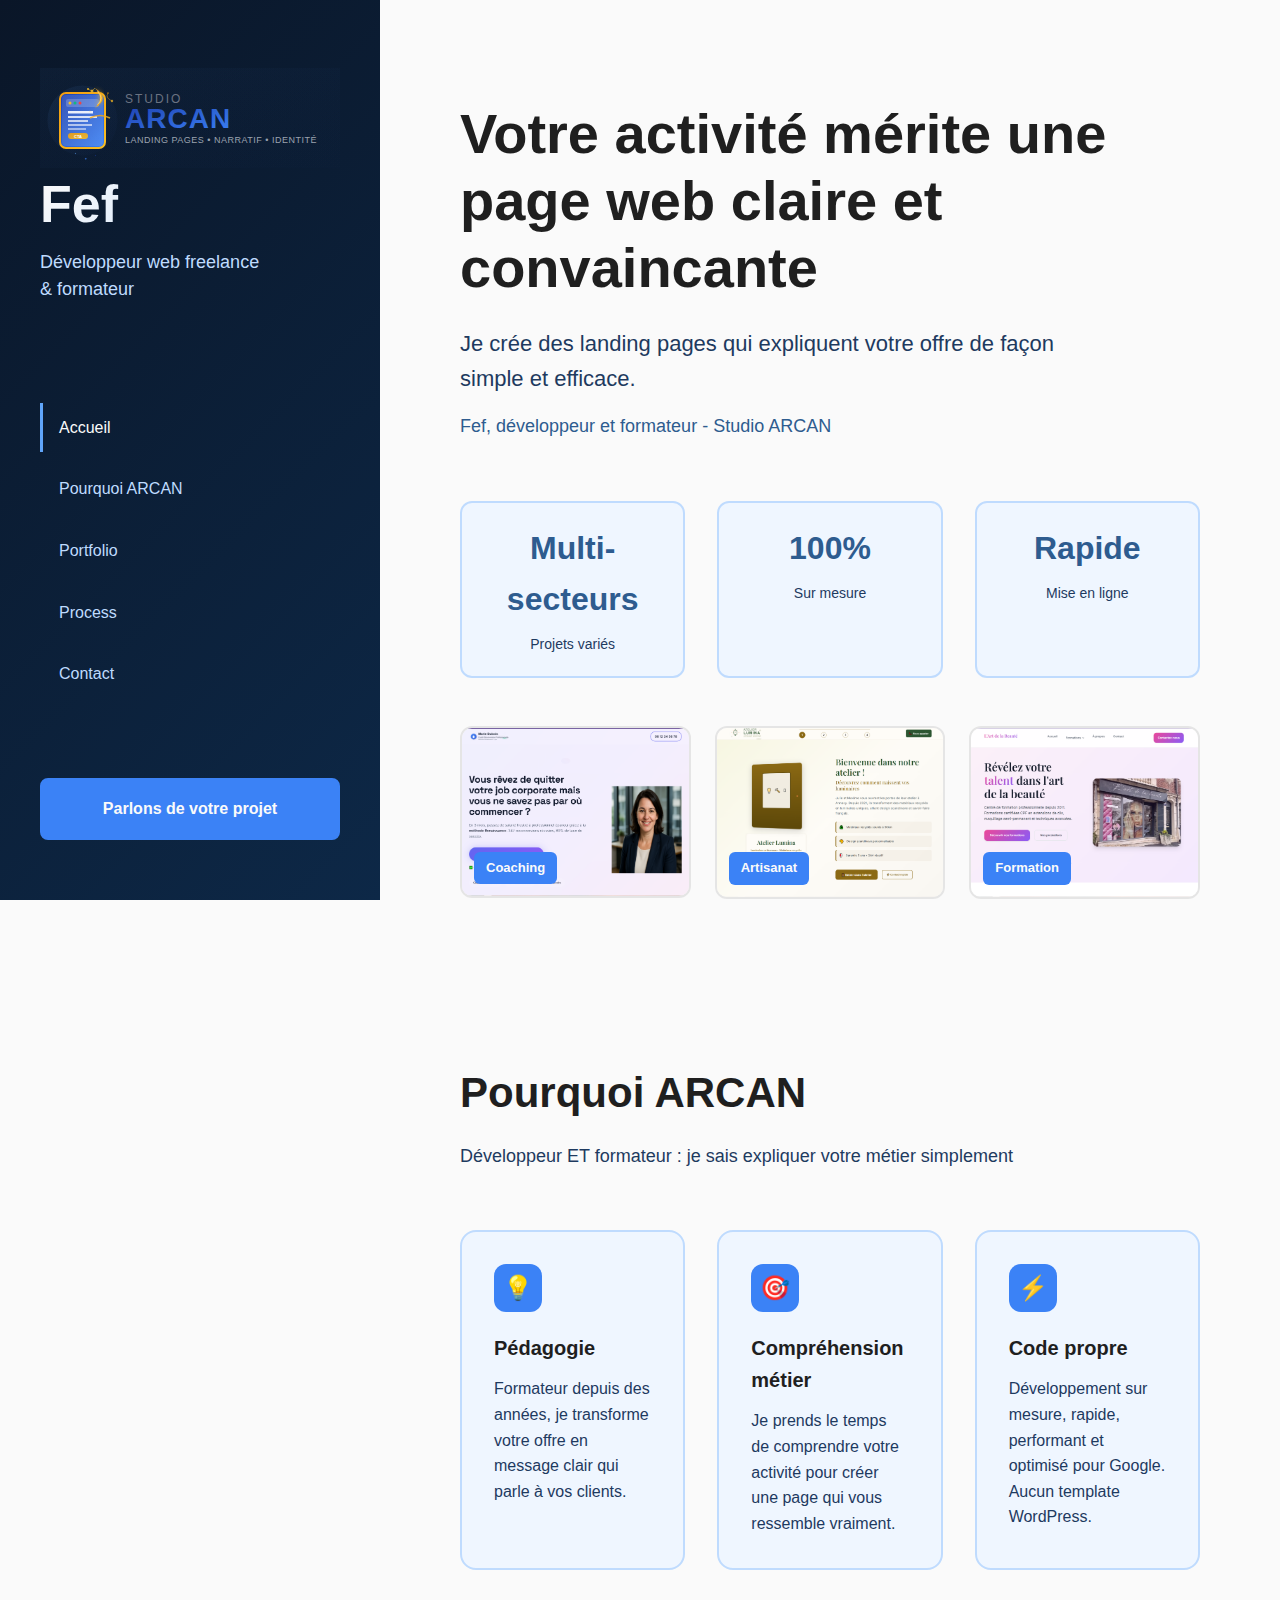
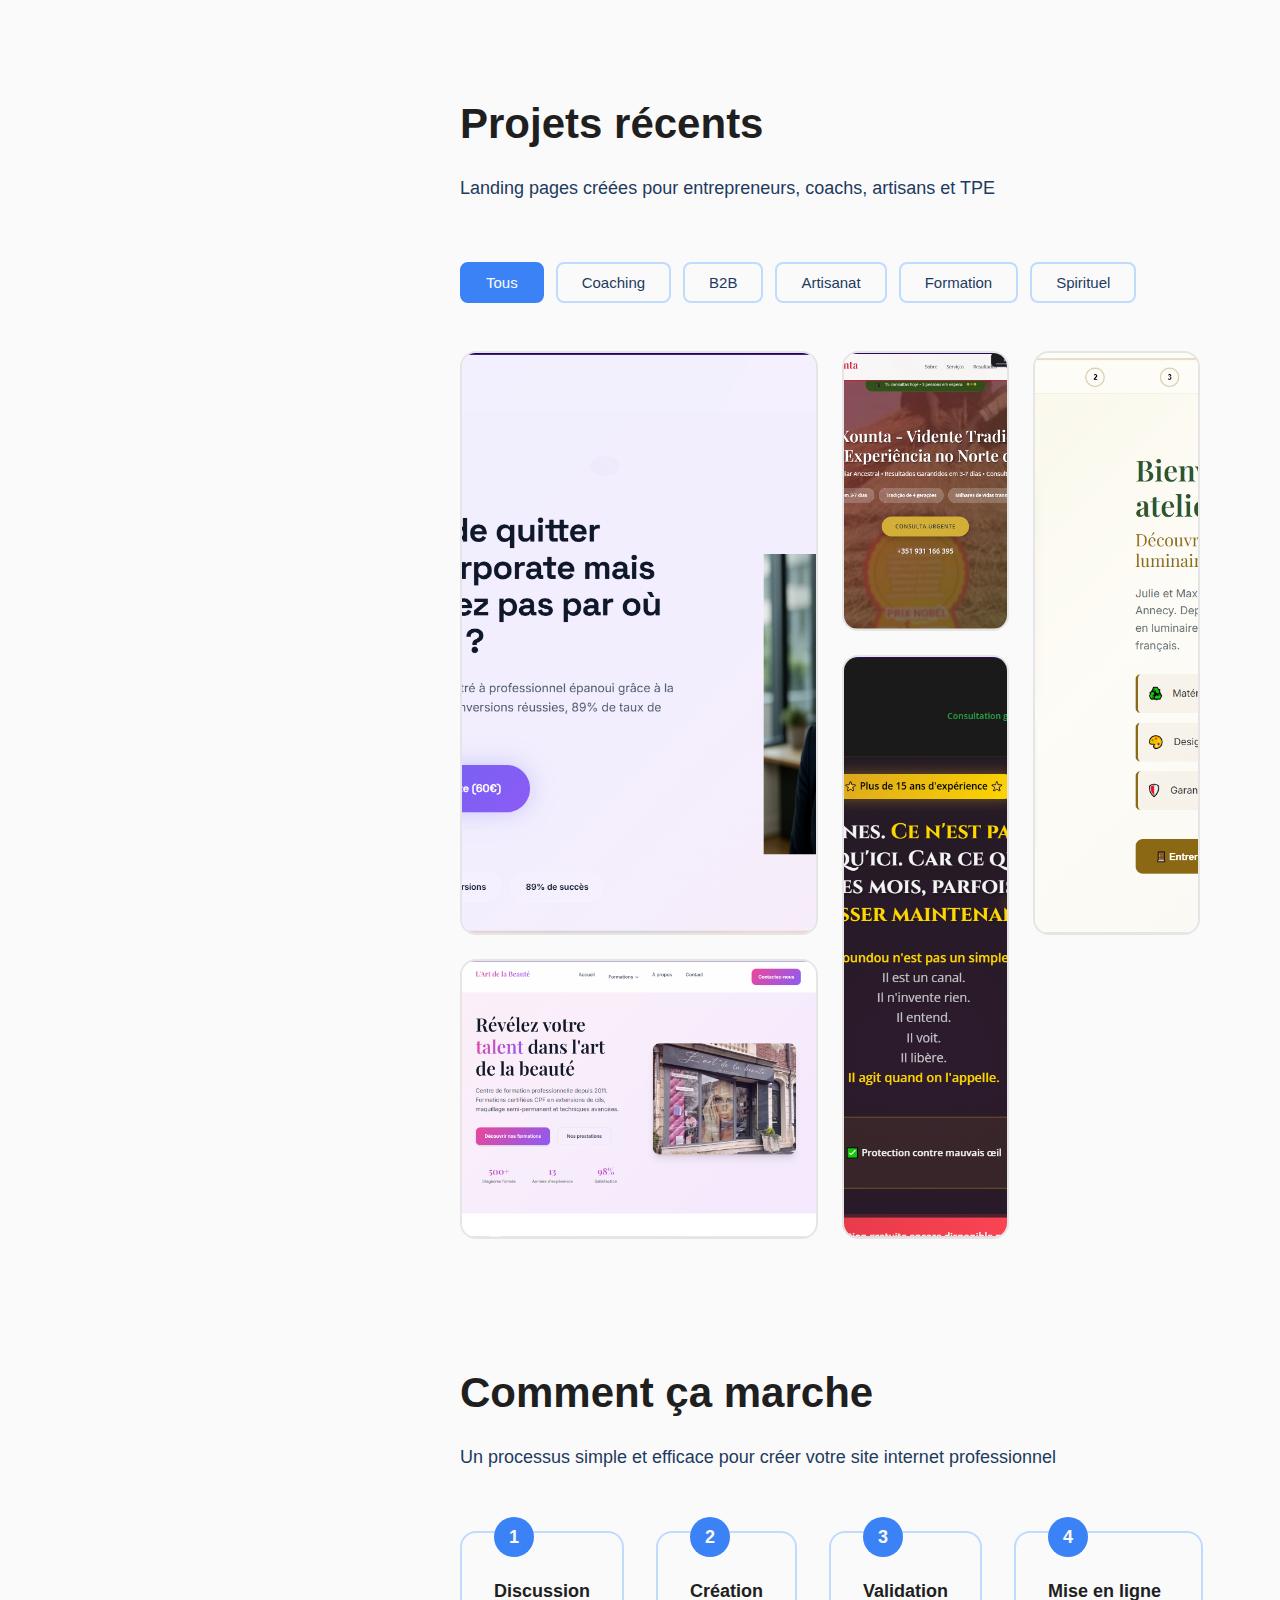
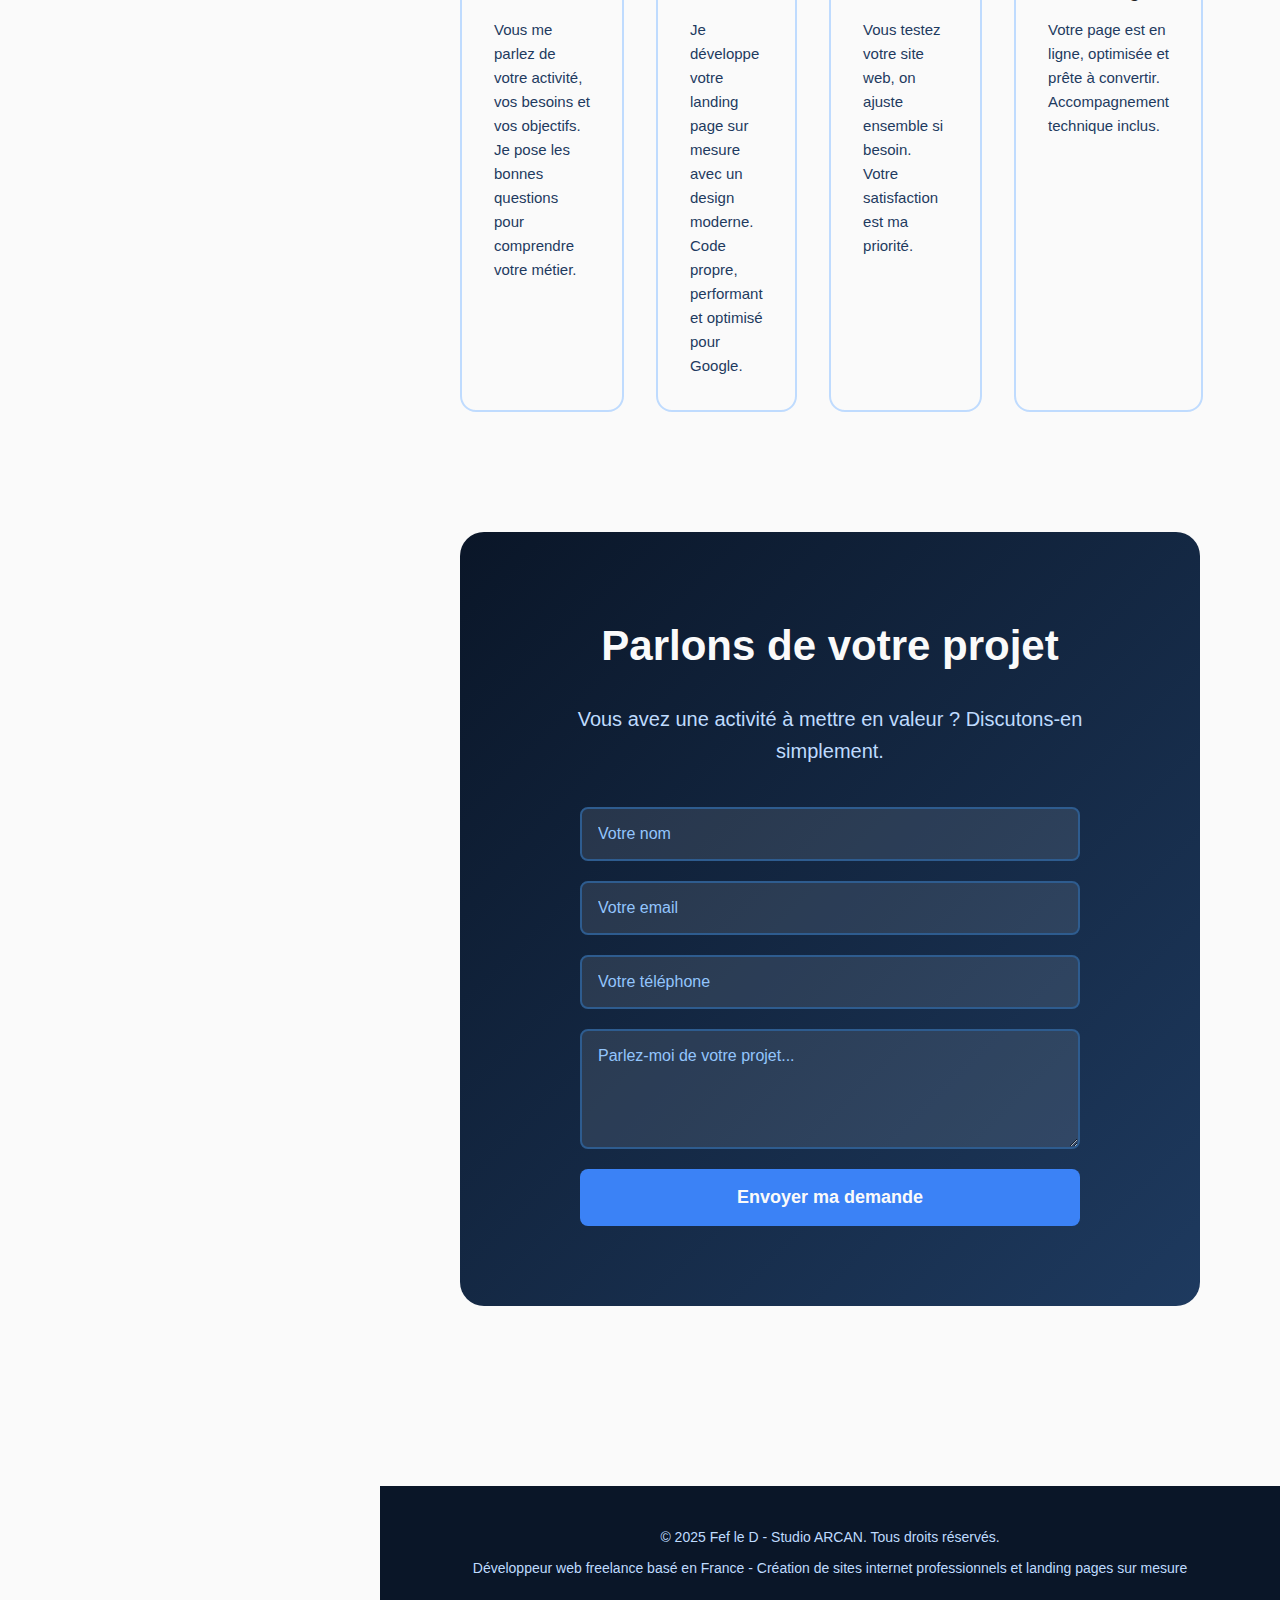
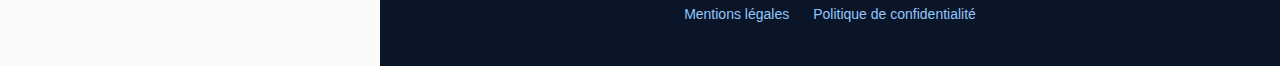
<file: index.html>
<!DOCTYPE html>
<html lang="fr">
    <head>
        <meta charset="UTF-8">
        <meta name="viewport" content="width=device-width, initial-scale=1.0">
        <meta http-equiv="X-UA-Compatible" content="IE=edge">
    
        <!-- SEO Meta Tags -->
        <title>Développeur Web Freelance - Sites Professionnels & Landing Pages Performantes | Studio ARCAN</title>
        <meta name="description"
            content="Développeur web freelance spécialisé landing pages. Je crée des sites clairs et performants pour entrepreneurs, coachs, artisans et TPE. Code propre, mise en ligne rapide.">
        <meta name="keywords"
            content="développeur web freelance, création site internet professionnel, site web sur mesure, développeur indépendant site web, site vitrine professionnel, page web entreprise, créer site internet simple, développeur web TPE PME, landing page professionnelle, site web coach professionnel, landing page reconversion, site internet artisan créateur, site web formation professionnelle, page web qui convertit">
        <meta name="author" content="Fef le D - Studio ARCAN">
        <meta name="robots" content="index, follow, max-image-preview:large, max-snippet:-1, max-video-preview:-1">
        <meta name="googlebot" content="index, follow">
        <meta name="language" content="French">
        <meta name="geo.region" content="FR">
        <meta name="geo.placename" content="France">
    
        <!-- Canonical URL -->
        <link rel="canonical" href="https://studio-arcanai.github.io">
    
        <!-- Favicon - Package complet -->
        <link rel="icon" type="image/svg+xml" href="favicon.svg">
        <link rel="icon" type="image/png" sizes="32x32" href="favicon-32x32.png">
        <link rel="icon" type="image/png" sizes="16x16" href="favicon-16x16.png">
        <link rel="apple-touch-icon" sizes="180x180" href="apple-touch-icon.png">
        <link rel="manifest" href="site.webmanifest">
        <meta name="theme-color" content="#0A1628">
    
        <!-- Open Graph / Facebook / LinkedIn -->
        <meta property="og:type" content="website">
        <meta property="og:site_name" content="Studio ARCAN">
        <meta property="og:title" content="Développeur Web Freelance - Landing Pages Performantes | Studio ARCAN">
        <meta property="og:description"
            content="Je crée des landing pages qui expliquent votre offre de façon simple et efficace. Développeur web freelance pour entrepreneurs, coachs, artisans et TPE.">
        <meta property="og:url" content="https://studio-arcanai.github.io">
        <meta property="og:image" content="https://studio-arcanai.github.io/images/og-image.jpg">
        <meta property="og:image:secure_url" content="https://studio-arcanai.github.io/images/og-image.jpg">
        <meta property="og:image:type" content="image/jpeg">
        <meta property="og:image:width" content="1200">
        <meta property="og:image:height" content="630">
        <meta property="og:image:alt"
            content="Studio ARCAN - Portfolio de sites web professionnels créés par Fef, développeur freelance">
        <meta property="og:locale" content="fr_FR">
    
        <!-- Twitter Card -->
        <meta name="twitter:card" content="summary_large_image">
        <meta name="twitter:title" content="Développeur Web Freelance - Landing Pages Performantes | Studio ARCAN">
        <meta name="twitter:description"
            content="Je crée des landing pages qui expliquent votre offre de façon simple et efficace. Code propre, design moderne, mise en ligne rapide.">
        <meta name="twitter:image" content="https://studio-arcanai.github.io/images/twitter-card.jpg">
        <meta name="twitter:image:alt" content="Studio ARCAN - Portfolio de sites web professionnels">
    
        <!-- Preconnect pour performance -->
        <link rel="preconnect" href="https://fonts.googleapis.com">
        <link rel="preconnect" href="https://fonts.gstatic.com" crossorigin>
        <link rel="dns-prefetch" href="https://fonts.googleapis.com">
    
        <!-- Stylesheet -->
        <link rel="stylesheet" href="assets/css/style.css">
    
        <!-- Schema.org Structured Data - Person -->
        <script type="application/ld+json">
        {
            "@context": "https://schema.org",
            "@type": "Person",
            "@id": "https://studio-arcanai.github.io/#person",
            "name": "Fef",
            "alternateName": "Fef le D",
            "givenName": "Fef",
            "jobTitle": "Développeur Web Freelance et Formateur",
            "description": "Développeur web indépendant et formateur spécialisé dans la création de sites web professionnels, landing pages sur mesure pour entrepreneurs, coachs, artisans et TPE",
            "url": "https://studio-arcanai.github.io",
            "image": "https://studio-arcanai.github.io/images/fef-photo.jpg",
            "sameAs": [
                "https://www.linkedin.com/in/fef-studio-arcan"
            ],
            "worksFor": {
                "@type": "Organization",
                "name": "Studio ARCAN",
                "@id": "https://studio-arcanai.github.io/#organization"
            },
            "hasOccupation": {
                "@type": "Occupation",
                "name": "Développeur Web Freelance",
                "occupationalCategory": {
                    "@type": "CategoryCode",
                    "inCodeSet": {
                        "@type": "CategoryCodeSet",
                        "name": "O*NET-SOC",
                        "url": "https://www.onetonline.org/"
                    },
                    "codeValue": "15-1254.00"
                },
                "skills": "HTML, CSS, JavaScript, Développement Web, Landing Pages, Sites Professionnels, SEO, Design Web Responsive",
                "responsibilities": "Création de sites internet professionnels, développement de landing pages performantes, optimisation SEO, formation web"
            },
            "knowsAbout": [
                "Développement Web",
                "Landing Pages",
                "Sites Web Professionnels",
                "Optimisation SEO",
                "Design Web Responsive",
                "Formation Web",
                "HTML",
                "CSS",
                "JavaScript"
            ],
            "makesOffer": [
                {
                    "@type": "Offer",
                    "itemOffered": {
                        "@type": "Service",
                        "name": "Création de landing pages professionnelles",
                        "description": "Développement de landing pages performantes qui convertissent pour entrepreneurs et TPE",
                        "serviceType": "Développement Web"
                    }
                },
                {
                    "@type": "Offer",
                    "itemOffered": {
                        "@type": "Service",
                        "name": "Site web pour coach professionnel",
                        "description": "Sites internet sur mesure pour coachs, consultants et thérapeutes",
                        "serviceType": "Développement Web"
                    }
                },
                {
                    "@type": "Offer",
                    "itemOffered": {
                        "@type": "Service",
                        "name": "Site internet artisan créateur",
                        "description": "Pages web adaptées aux artisans et créateurs avec focus sur le savoir-faire",
                        "serviceType": "Développement Web"
                    }
                },
                {
                    "@type": "Offer",
                    "itemOffered": {
                        "@type": "Service",
                        "name": "Site web formation professionnelle",
                        "description": "Sites pour centres de formation et formateurs indépendants",
                        "serviceType": "Développement Web"
                    }
                }
            ]
        }
        </script>
    
        <!-- Schema.org - ProfessionalService -->
        <script type="application/ld+json">
        {
            "@context": "https://schema.org",
            "@type": "ProfessionalService",
            "@id": "https://studio-arcanai.github.io/#organization",
            "name": "Studio ARCAN",
            "alternateName": "ARCAN",
            "description": "Service de création de sites internet professionnels et landing pages performantes. Développeur web freelance spécialisé pour entrepreneurs, coachs, artisans et TPE en France.",
            "url": "https://studio-arcanai.github.io",
            "logo": "https://studio-arcanai.github.io/images/logo-arcan.png",
            "image": "https://studio-arcanai.github.io/images/studio-arcan-cover.jpg",
            "founder": {
                "@id": "https://studio-arcanai.github.io/#person"
            },
            "foundingDate": "2024",
            "priceRange": "€€",
            "areaServed": {
                "@type": "Country",
                "name": "France"
            },
            "address": {
                "@type": "PostalAddress",
                "addressCountry": "FR",
                "addressRegion": "France"
            },
            "hasOfferCatalog": {
                "@type": "OfferCatalog",
                "name": "Services de développement web",
                "itemListElement": [
                    {
                        "@type": "Offer",
                        "itemOffered": {
                            "@type": "Service",
                            "name": "Création de landing page professionnelle",
                            "description": "Développement de landing pages performantes qui convertissent pour entrepreneurs et TPE"
                        }
                    },
                    {
                        "@type": "Offer",
                        "itemOffered": {
                            "@type": "Service",
                            "name": "Site web coach professionnel",
                            "description": "Sites internet sur mesure pour coachs et consultants"
                        }
                    },
                    {
                        "@type": "Offer",
                        "itemOffered": {
                            "@type": "Service",
                            "name": "Site internet artisan créateur",
                            "description": "Pages web adaptées aux artisans et créateurs"
                        }
                    },
                    {
                        "@type": "Offer",
                        "itemOffered": {
                            "@type": "Service",
                            "name": "Site web formation professionnelle",
                            "description": "Sites pour centres de formation et formateurs"
                        }
                    }
                ]
            },
            "serviceType": [
                "Création de site internet professionnel",
                "Développement de landing pages",
                "Site web sur mesure",
                "Développement web freelance",
                "Site vitrine professionnel",
                "Page web entreprise"
            ]
        }
        </script>
    
        <!-- Schema.org - WebSite -->
        <script type="application/ld+json">
        {
            "@context": "https://schema.org",
            "@type": "WebSite",
            "@id": "https://studio-arcanai.github.io/#website",
            "name": "Studio ARCAN",
            "url": "https://studio-arcanai.github.io",
            "description": "Portfolio professionnel de Fef, développeur web freelance spécialisé dans la création de landing pages et sites web performants",
            "publisher": {
                "@id": "https://studio-arcanai.github.io/#person"
            },
            "inLanguage": "fr-FR",
            "potentialAction": {
                "@type": "SearchAction",
                "target": {
                    "@type": "EntryPoint",
                    "urlTemplate": "https://studio-arcanai.github.io/#portfolio?q={search_term_string}"
                },
                "query-input": "required name=search_term_string"
            }
        }
        </script>
    
        <!-- Schema.org - BreadcrumbList -->
        <script type="application/ld+json">
        {
            "@context": "https://schema.org",
            "@type": "BreadcrumbList",
            "itemListElement": [
                {
                    "@type": "ListItem",
                    "position": 1,
                    "name": "Accueil",
                    "item": "https://studio-arcanai.github.io"
                },
                {
                    "@type": "ListItem",
                    "position": 2,
                    "name": "Portfolio",
                    "item": "https://studio-arcanai.github.io#portfolio"
                },
                {
                    "@type": "ListItem",
                    "position": 3,
                    "name": "Contact",
                    "item": "https://studio-arcanai.github.io#contact"
                }
            ]
        }
        </script>
    </head>
<body>
    <!-- MENU BURGER (hors sidebar) -->
    <button class="burger-btn" id="burgerBtn" aria-label="Ouvrir le menu de navigation">
        <span></span>
        <span></span>
        <span></span>
    </button>

    <!-- SIDEBAR -->
    <aside class="sidebar" id="sidebar">
        <div class="sidebar-content">
            <div class="sidebar-header">
                <div class="logo"></div>
                <a href="/" aria-label="Studio ARCAN - Accueil">
                    <!-- LOGO SVG ICI - Exemple de structure : -->
                    <img title="logo" src="images/logo/ARCAN-logo.svg" alt="logo Studio ARCAN">
                    <!-- <span class="sr-only">Studio ARCAN - Développeur Web Freelance</span> -->
                </a>
                <h1 class="name">Fef</h1>
                <p class="tagline">Développeur web freelance<br>& formateur</p>
            </div>

            <nav class="sidebar-nav" role="navigation" aria-label="Navigation principale">
                <a href="#accueil" class="nav-link active">Accueil</a>
                <a href="#pourquoi" class="nav-link">Pourquoi ARCAN</a>
                <a href="#portfolio" class="nav-link">Portfolio</a>
                <a href="#process" class="nav-link">Process</a>
                <a href="#contact" class="nav-link">Contact</a>
            </nav>

            <a href="#contact" class="cta-sidebar">Parlons de votre projet</a>
        </div>
    </aside>

    <!-- OVERLAY MOBILE -->
    <div class="sidebar-overlay" id="sidebarOverlay"></div>

    <!-- CONTENU PRINCIPAL -->
    <main class="main-content">
        <!-- HERO SECTION -->
        <section id="accueil" class="hero">
            <h2 class="hero-title">
                Votre activité mérite une page web claire et convaincante
            </h2>
            <p class="hero-description">
                Je crée des landing pages qui expliquent votre offre de façon simple et efficace.
            </p>
            <p class="hero-meta">Fef, développeur et formateur - Studio ARCAN</p>
            <!-- À INSÉRER DANS LA SECTION HERO, APRÈS <p class="hero-meta"> -->
            
            <!-- Stats + Aperçus visuels -->
            <div class="hero-visual">
                <!-- Stats rapides -->
                <div class="hero-stats">
                    <div class="stat-item">
                        <div class="stat-number">Multi-secteurs</div>
                        <div class="stat-label">Projets variés</div>
                    </div>
                    <div class="stat-item">
                        <div class="stat-number">100%</div>
                        <div class="stat-label">Sur mesure</div>
                    </div>
                    <div class="stat-item">
                        <div class="stat-number">Rapide</div>
                        <div class="stat-label">Mise en ligne</div>
                    </div>
                </div>
            
                <!-- Mini aperçus projets -->
                <div class="hero-previews">
                    <div class="preview-card">
                        <img title="projet coaching" src="images/portfolio/marie-dubois.png"
                            alt="Aperçu projet coaching">
                        <div class="preview-tag">Coaching</div>
                    </div>
                    <div class="preview-card">
                        <img title="projet artisanat" src="images/portfolio/atelier-lumina.png"
                            alt="Aperçu projet artisanat">
                        <div class="preview-tag">Artisanat</div>
                    </div>
                    <div class="preview-card">
                        <img title="projet formation" src="images/portfolio/ab-academie.png"
                            alt="Aperçu projet formation">
                        <div class="preview-tag">Formation</div>
                    </div>
                </div>
            </div>
        </section>

        <!-- SECTION POURQUOI ARCAN -->
        <section id="pourquoi" class="section-why">
            <h2>Pourquoi ARCAN</h2>
            <p class="section-subtitle">Développeur ET formateur : je sais expliquer votre métier simplement</p>
            
            <div class="why-grid">
                <article class="why-card">
                    <div class="why-icon" aria-hidden="true">💡</div>
                    <h3>Pédagogie</h3>
                    <p>Formateur depuis des années, je transforme votre offre en message clair qui parle à vos clients.</p>
                </article>
                <article class="why-card">
                    <div class="why-icon" aria-hidden="true">🎯</div>
                    <h3>Compréhension métier</h3>
                    <p>Je prends le temps de comprendre votre activité pour créer une page qui vous ressemble vraiment.</p>
                </article>
                <article class="why-card">
                    <div class="why-icon" aria-hidden="true">⚡</div>
                    <h3>Code propre</h3>
                    <p>Développement sur mesure, rapide, performant et optimisé pour Google. Aucun template WordPress.</p>
                </article>
            </div>
        </section>

        <!-- PORTFOLIO SECTION -->
        <section id="portfolio" class="section-portfolio">
            <h2>Projets récents</h2>
            <p class="section-subtitle">Landing pages créées pour entrepreneurs, coachs, artisans et TPE</p>
            
            <!-- Filtres -->
            <div class="portfolio-filters">
                <button class="filter-btn active" data-filter="tous">Tous</button>
                <button class="filter-btn" data-filter="coaching">Coaching</button>
                <button class="filter-btn" data-filter="b2b">B2B</button>
                <button class="filter-btn" data-filter="artisanat">Artisanat</button>
                <button class="filter-btn" data-filter="formation">Formation</button>
                <button class="filter-btn" data-filter="spirituel">Spirituel</button>
            </div>

            <!-- Grille Portfolio Bento -->
            <div class="portfolio-grid">
                <!-- Projet 1 - Marie Dubois -->
                <article class="project-card large" data-category="coaching">
                    <img title="landing coaching" src="images/portfolio/marie-dubois.png" alt="Site web coach professionnel Marie Dubois - Landing page reconversion professionnelle Lyon" class="project-image">
                    <div class="project-overlay">
                        <span class="project-tag">Coaching</span>
                        <h3 class="project-title">Marie Dubois</h3>
                        <p class="project-desc">Coach reconversion professionnelle (Lyon)</p>
                        <div class="project-details">
                            <p><strong>Défi :</strong> Expliquer une offre de coaching complexe de façon accessible.</p>
                            <p><strong>Solution :</strong> Page web claire avec parcours client structuré et témoignages.</p>
                            <p><strong>Résultat :</strong> Message simplifié, taux de contact amélioré.</p>
                        </div>
                        <a href="portfolio/marie-dubois/index.html" class="project-link" target="_blank" rel="noopener">Voir la démo live →</a>
                    </div>
                </article>

                <!-- Projet 2 - Kounta -->
                <article class="project-card" data-category="spirituel">
                    <img title="landing voyant portugal" src="images/portfolio/kounta.png" alt="Site web vidente Portugal Kounta - Landing page en portugais" class="project-image">
                    <div class="project-overlay">
                        <span class="project-tag">Spirituel</span>
                        <h3 class="project-title">Kounta</h3>
                        <p class="project-desc">Vidente tradicional (Portugal, en portugais)</p>
                        <div class="project-details">
                            <p><strong>Défi :</strong> Site bilingue adapté à la culture portugaise.</p>
                            <p><strong>Solution :</strong> Traduction et adaptation culturelle complète.</p>
                            <p><strong>Résultat :</strong> Expansion internationale réussie.</p>
                        </div>
                        <a href="portfolio/kounta/index.html" class="project-link" target="_blank" rel="noopener">Voir la démo live →</a>
                    </div>
                </article>

                <!-- Projet 3 - Atelier Lumina -->
                <article class="project-card tall" data-category="artisanat">
                    <img title="landing altelier artisanal" src="images/portfolio/atelier-lumina.png" alt="Site internet artisan créateur Atelier Lumina - Luminaires éco-responsables Annecy" class="project-image">
                    <div class="project-overlay">
                        <span class="project-tag">Artisanat</span>
                        <h3 class="project-title">Atelier Lumina</h3>
                        <p class="project-desc">Luminaires artisanaux éco-responsables (Annecy)</p>
                        <div class="project-details">
                            <p><strong>Défi :</strong> Valoriser un savoir-faire artisanal unique en ligne.</p>
                            <p><strong>Solution :</strong> Site élégant avec focus sur les créations et l'éco-responsabilité.</p>
                            <p><strong>Résultat :</strong> Image de marque valorisée, demandes qualifiées.</p>
                        </div>
                        <a href="portfolio/atelier-lumina/index.html" class="project-link" target="_blank" rel="noopener">Voir la démo live →</a>
                    </div>
                </article>

                <!-- Projet 4 - Boundou -->
                <article class="project-card tall" data-category="spirituel">
                    <img title="landing voyant marabout" src="images/portfolio/boundou.png" alt="Page web voyant médium Boundou - Site professionnel voyance France Belgique" class="project-image">
                    <div class="project-overlay">
                        <span class="project-tag">Spirituel</span>
                        <h3 class="project-title">Boundou</h3>
                        <p class="project-desc">Voyance (France/Belgique)</p>
                        <div class="project-details">
                            <p><strong>Défi :</strong> Créer une présence professionnelle dans un secteur sensible.</p>
                            <p><strong>Solution :</strong> Landing page rassurante avec approche transparente.</p>
                            <p><strong>Résultat :</strong> Confiance client établie dès la première visite.</p>
                        </div>
                        <a href="portfolio/boundou/index.html" class="project-link" target="_blank" rel="noopener">Voir la démo live →</a>
                    </div>
                </article>

                <!-- Projet 5 - AB Académie -->
                <article class="project-card wide" data-category="formation">
                    <img title="landing formation beauté" src="images/portfolio/ab-academie.png" alt="Site web formation professionnelle AB Académie - Centre de formation beauté Saint-Quentin" class="project-image">
                    <div class="project-overlay">
                        <span class="project-tag">Formation</span>
                        <h3 class="project-title">AB Académie</h3>
                        <p class="project-desc">Formations professionnelles beauté (Saint-Quentin)</p>
                        <div class="project-details">
                            <p><strong>Défi :</strong> Présenter un catalogue de formations de façon structurée.</p>
                            <p><strong>Solution :</strong> Architecture claire, pages formations détaillées.</p>
                            <p><strong>Résultat :</strong> Parcours utilisateur optimisé, inscriptions facilitées.</p>
                        </div>
                        <a href="portfolio/ab-academie/index.html" class="project-link" target="_blank" rel="noopener">Voir la démo live →</a>
                    </div>
                </article>
            </div>
        </section>

        <!-- PROCESS SECTION -->
        <section id="process" class="section-process">
            <h2>Comment ça marche</h2>
            <p class="section-subtitle">Un processus simple et efficace pour créer votre site internet professionnel</p>
            
            <div class="process-grid">
                <article class="process-step">
                    <div class="process-number">1</div>
                    <h3>Discussion</h3>
                    <p>Vous me parlez de votre activité, vos besoins et vos objectifs. Je pose les bonnes questions pour comprendre votre métier.</p>
                </article>
                <article class="process-step">
                    <div class="process-number">2</div>
                    <h3>Création</h3>
                    <p>Je développe votre landing page sur mesure avec un design moderne. Code propre, performant et optimisé pour Google.</p>
                </article>
                <article class="process-step">
                    <div class="process-number">3</div>
                    <h3>Validation</h3>
                    <p>Vous testez votre site web, on ajuste ensemble si besoin. Votre satisfaction est ma priorité.</p>
                </article>
                <article class="process-step">
                    <div class="process-number">4</div>
                    <h3>Mise en ligne</h3>
                    <p>Votre page est en ligne, optimisée et prête à convertir. Accompagnement technique inclus.</p>
                </article>
            </div>
        </section>

        <!-- CONTACT SECTION -->
        <section id="contact" class="section-contact">
            <div class="contact-box">
                <h2>Parlons de votre projet</h2>
                <p>Vous avez une activité à mettre en valeur ? Discutons-en simplement.</p>
                
                <form class="contact-form" method="POST" action="/contact" aria-label="Formulaire de contact">
                    <input type="text" name="nom" id="nom" class="form-input" placeholder="Votre nom" required aria-label="Votre nom">
                    <input type="email" name="email" id="email" class="form-input" placeholder="Votre email" required aria-label="Votre email">
                    <input type="tel" name="telephone" id="telephone" class="form-input" placeholder="Votre téléphone" aria-label="Votre téléphone">
                    <textarea name="message" id="message" class="form-input" placeholder="Parlez-moi de votre projet..." required aria-label="Votre message"></textarea>
                    <button type="submit" class="submit-btn">Envoyer ma demande</button>
                </form>
            </div>
        </section>
    </main>

    <!-- FOOTER -->
    <footer class="footer">
        <div class="footer-content">
            <p>&copy; 2025 Fef le D - Studio ARCAN. Tous droits réservés.</p>
            <p>Développeur web freelance basé en France - Création de sites internet professionnels et landing pages sur mesure</p>
            <nav class="footer-links" aria-label="Navigation footer">
                <a href="mentions-legales.html">Mentions légales</a>
                <a href="politique-confidentialite.html">Politique de confidentialité</a>
            </nav>
        </div>
    </footer>

    <!-- JavaScript -->
    <script src="assets/js/script.js"></script>
</body>
</html>
</file>
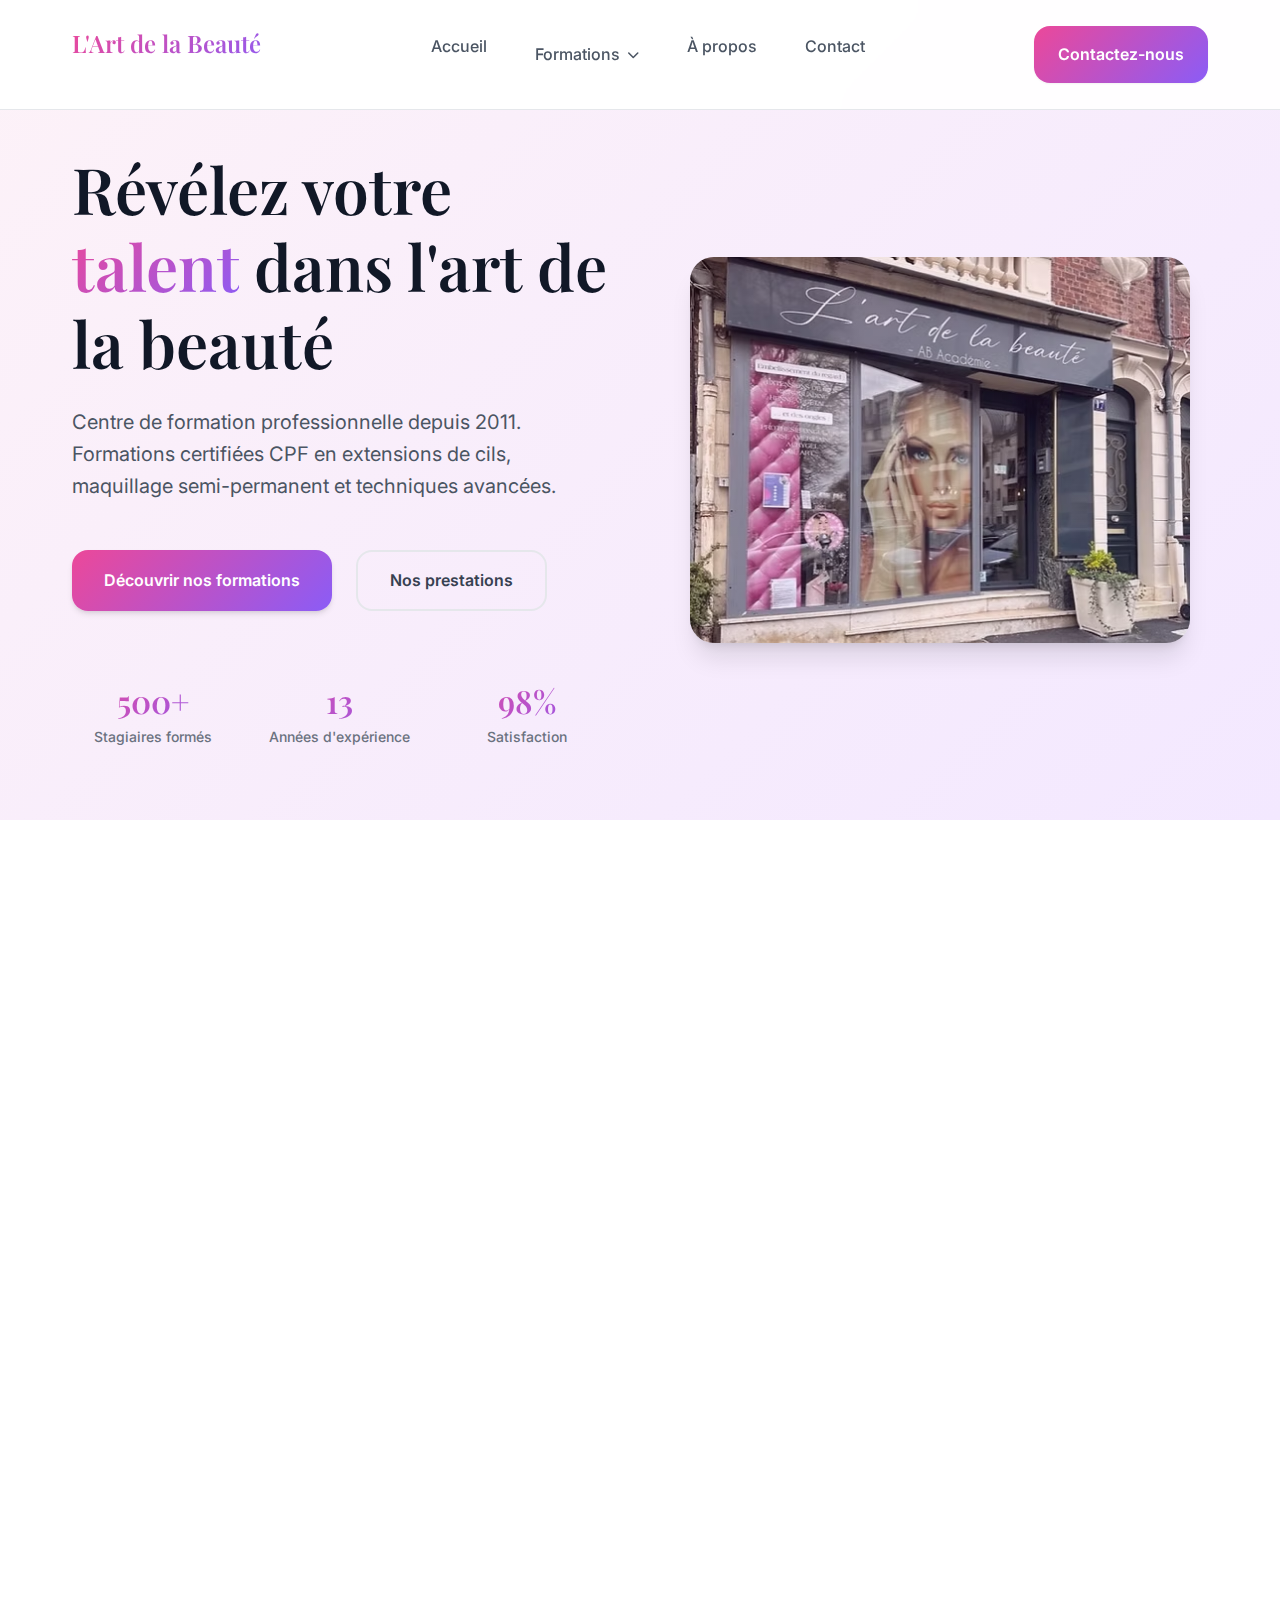
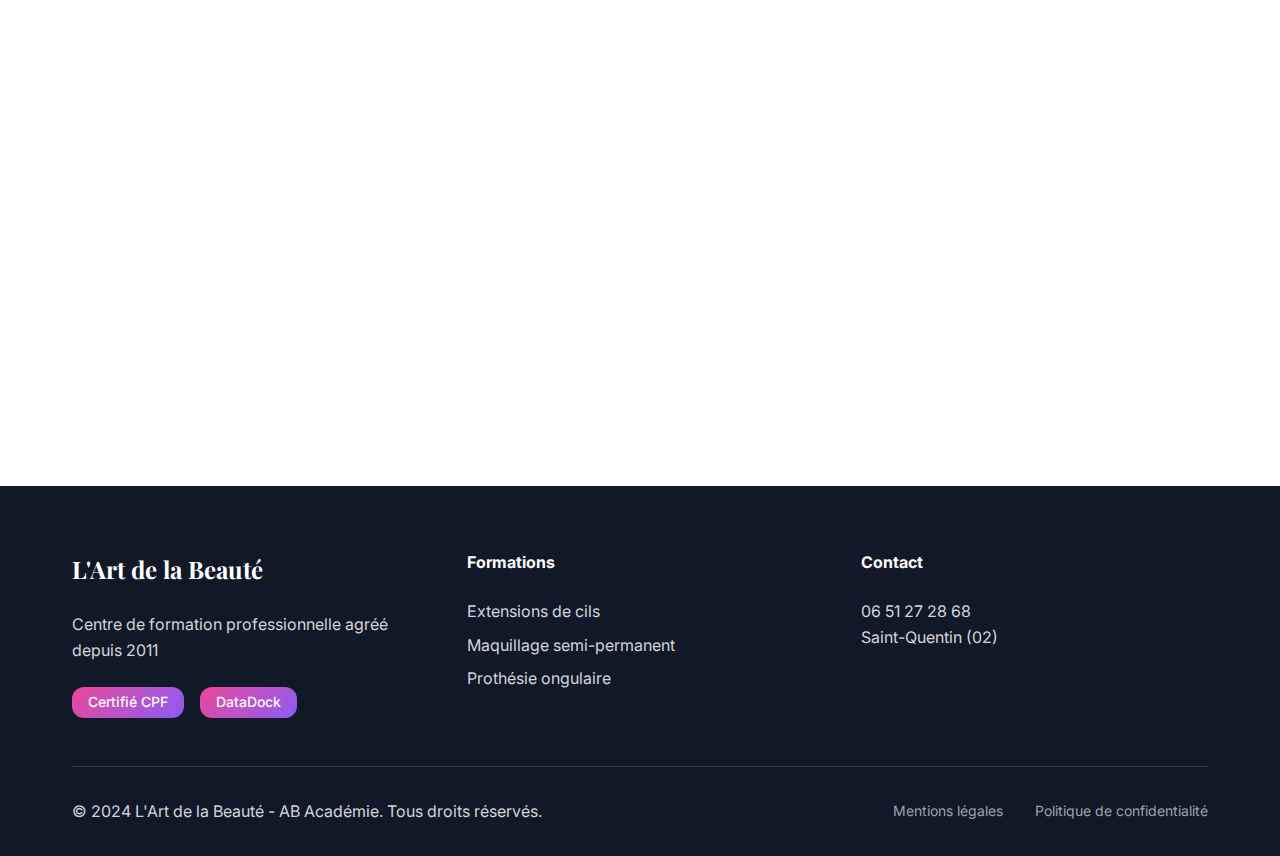
<file: portfolio/ab-academie/index.html>
<!DOCTYPE html>
<html lang="fr">
<head>
    <!-- Meta essentiels -->
    <meta charset="UTF-8">
    <meta name="viewport" content="width=device-width, initial-scale=1.0">
    <meta name="description" content="L'Art de la Beauté - AB Académie : formations professionnelles en beauté, extensions de cils, maquillage semi-permanent à Saint-Quentin. Centre certifié CPF.">
    <meta name="keywords" content="formation beauté, extensions cils, maquillage semi-permanent, Saint-Quentin, CPF, certification">
    <meta name="author" content="L'Art de la Beauté - AB Académie">
    
    <!-- Open Graph / Facebook -->
    <meta property="og:type" content="website">
    <meta property="og:url" content="https://artdelabeaute.fr/">
    <meta property="og:title" content="L'Art de la Beauté - AB Académie | Formations Beauté Professionnelles">
    <meta property="og:description" content="Centre de formation professionnelle en beauté depuis 2011. Formations certifiées CPF en extensions de cils, maquillage semi-permanent.">
    <meta property="og:image" content="https://artdelabeaute.fr/images/og-image.jpg">
    
    <!-- Twitter -->
    <meta property="twitter:card" content="summary_large_image">
    <meta property="twitter:url" content="https://artdelabeaute.fr/">
    <meta property="twitter:title" content="L'Art de la Beauté - AB Académie | Formations Beauté">
    <meta property="twitter:description" content="Centre de formation professionnelle en beauté depuis 2011. Formations certifiées CPF.">
    <meta property="twitter:image" content="https://artdelabeaute.fr/images/twitter-image.jpg">
    
    <!-- Favicon -->
    <link rel="icon" type="image/x-icon" href="/favicon.ico">
    <link rel="apple-touch-icon" sizes="180x180" href="/apple-touch-icon.png">
    
    <!-- Preload fonts critiques -->
    <link rel="preconnect" href="https://fonts.googleapis.com">
    <link rel="preconnect" href="https://fonts.gstatic.com" crossorigin>
    <link href="https://fonts.googleapis.com/css2?family=Inter:wght@300;400;500;600;700&family=Playfair+Display:wght@400;500;600&display=swap" rel="stylesheet">
    
    <!-- Font Awesome -->
    <link href="https://cdnjs.cloudflare.com/ajax/libs/font-awesome/6.0.0/css/all.min.css" rel="stylesheet">
    
    <!-- CSS -->
    <link rel="stylesheet" href="assets/css/ab-styles.css">
    <link rel="stylesheet" href="assets/css/menu.css">
    
    <!-- Schema.org structured data -->
    <script type="application/ld+json">
    {
        "@context": "https://schema.org",
        "@type": "EducationalOrganization",
        "name": "L'Art de la Beauté - AB Académie",
        "description": "Centre de formation professionnelle en beauté spécialisé dans les extensions de cils et le maquillage semi-permanent",
        "url": "https://artdelabeaute.fr",
        "logo": "https://artdelabeaute.fr/images/logo.png",
        "address": {
            "@type": "PostalAddress",
            "streetAddress": "Centre ville",
            "addressLocality": "Saint-Quentin",
            "postalCode": "02100",
            "addressCountry": "FR"
        },
        "telephone": "06 51 27 28 68",
        "foundingDate": "2011",
        "hasCredential": {
            "@type": "EducationalOccupationalCredential",
            "name": "Certification CPF"
        }
    }
    </script>
    
    <title>L'Art de la Beauté - AB Académie | Formations Beauté Professionnelles Saint-Quentin</title>
</head>
<body>
    <!-- Header -->
    <!-- <header class="header" id="header">
        <nav class="nav-container" role="navigation" aria-label="Navigation principale">
            <div class="logo">
                <a href="#" aria-label="Retour à l'accueil">
                    L'Art de la Beauté
                    <span class="logo-subtitle">AB Académie</span>
                </a>
            </div>
            
            <ul class="nav-menu" id="nav-menu">
                <li><a href="#accueil" class="nav-link">Accueil</a></li>
                <li><a href="#formations" class="nav-link">Formations</a></li>
                <li><a href="#prestations" class="nav-link">Prestations</a></li>
                <li><a href="#apropos" class="nav-link">À propos</a></li>
                <li><a href="#contact" class="nav-link">Contact</a></li>
            </ul>
            
            <a href="#contact" class="cta-button" aria-label="Nous contacter">
                Contactez-nous
            </a>
            
            <button class="mobile-menu-toggle" id="mobile-toggle" aria-label="Menu mobile" aria-expanded="false">
                <span></span>
                <span></span>
                <span></span>
            </button>
        </nav>
    </header> -->

    <!-- Navigation Header avec menu déroulant -->
    <header class="header" id="header">
        <nav class="nav-container" role="navigation" aria-label="Navigation principale">
            <div class="logo">
                <a href="index.html" aria-label="Retour à l'accueil">
                    L'Art de la Beauté
                    <span class="logo-subtitle">AB Académie</span>
                </a>
            </div>
    
            <ul class="nav-menu" id="nav-menu">
                <li><a href="index.html" class="nav-link">Accueil</a></li>
    
                <!-- Menu déroulant Formations -->
                <li class="nav-dropdown" id="formations-dropdown">
                    <a href="#" class="nav-link dropdown-toggle" aria-expanded="false" aria-haspopup="true">
                        Formations
                        <i class="fas fa-chevron-down dropdown-icon"></i>
                    </a>
                    <ul class="dropdown-menu" role="menu">
                        <li class="dropdown-category">
                            <span>Formations Disponibles</span>
                        </li>
                        <li role="none">
                            <a href="formation-onglerie.html" class="dropdown-link" role="menuitem">
                                <i class="fas fa-hand-paper"></i>
                                <span>
                                    <strong>Prothésie ongulaire</strong>
                                    <small>Formation complète</small>
                                </span>
                            </a>
                        </li>
                        <li role="none">
                            <a href="#" class="dropdown-link" role="menuitem">
                                <i class="fas fa-star"></i>
                                <span>
                                    <strong>Pose américaine</strong>
                                    <small>Technique avancée</small>
                                </span>
                            </a>
                        </li>
                        <li role="none">
                            <a href="#" class="dropdown-link" role="menuitem">
                                <i class="fas fa-heart"></i>
                                <span>
                                    <strong>Baby manucure</strong>
                                    <small>Soin des cuticules</small>
                                </span>
                            </a>
                        </li>
                        <li role="none">
                            <a href="#" class="dropdown-link" role="menuitem">
                                <i class="fas fa-leaf"></i>
                                <span>
                                    <strong>Manucure japonaise</strong>
                                    <small>Soin détox naturel</small>
                                </span>
                            </a>
                        </li>
                        <li role="none">
                            <a href="#" class="dropdown-link" role="menuitem">
                                <i class="fas fa-palette"></i>
                                <span>
                                    <strong>PopIt Gel & Acrygel</strong>
                                    <small>Tendance créative</small>
                                </span>
                            </a>
                        </li>
                        <li class="dropdown-divider" role="separator"></li>
                        <li role="none">
                            <a href="#" class="dropdown-link" role="menuitem">
                                <i class="fas fa-sun"></i>
                                <span>
                                    <strong>Formation Spray Tan</strong>
                                    <small>Bronzage professionnel</small>
                                </span>
                            </a>
                        </li>
                        <li role="none">
                            <a href="#" class="dropdown-link highlight" role="menuitem">
                                <i class="fas fa-graduation-cap"></i>
                                <span>
                                    <strong>Voir toutes les formations</strong>
                                    <small>Catalogue complet</small>
                                </span>
                            </a>
                        </li>
                    </ul>
                </li>
    
                <!-- <li><a href="index.html#prestations" class="nav-link">Prestations</a></li> -->
                <li><a href="index.html#apropos" class="nav-link">À propos</a></li>
                <li><a href="#contact" class="nav-link">Contact</a></li>
            </ul>
    
            <a href="#contact" class="cta-button" aria-label="Nous contacter">
                Contactez-nous
            </a>
    
            <button class="mobile-menu-toggle" id="mobile-toggle" aria-label="Menu mobile" aria-expanded="false">
                <span></span>
                <span></span>
                <span></span>
            </button>
        </nav>
    </header>

    <!-- Hero Section -->
    <section class="hero" id="accueil">
        <div class="hero-container">
            <div class="hero-content" data-animate="fade-up">
                <h1 class="hero-title">
                    Révélez votre <span class="gradient-text">talent</span> 
                    dans l'art de la beauté
                </h1>
                <p class="hero-description">
                    Centre de formation professionnelle depuis 2011. Formations certifiées CPF 
                    en extensions de cils, maquillage semi-permanent et techniques avancées.
                </p>
                <div class="hero-cta">
                    <a href="#formations" class="btn-primary">Découvrir nos formations</a>
                    <a href="#prestations" class="btn-secondary">Nos prestations</a>
                </div>
                <div class="hero-stats">
                    <div class="stat">
                        <span class="stat-number">500+</span>
                        <span class="stat-label">Stagiaires formés</span>
                    </div>
                    <div class="stat">
                        <span class="stat-number">13</span>
                        <span class="stat-label">Années d'expérience</span>
                    </div>
                    <div class="stat">
                        <span class="stat-number">98%</span>
                        <span class="stat-label">Satisfaction</span>
                    </div>
                </div>
            </div>
            <div class="hero-image" data-animate="fade-up" data-delay="200">
                <img src="assets/img/local.avif" 
                     alt="Formatrice en extensions de cils" 
                     loading="eager">
                <div class="hero-image-overlay"></div>
            </div>
        </div>
    </section>

    <!-- Formations Section -->
    <section class="formations" id="formations">
        <div class="container">
            <div class="section-header" data-animate="fade-up">
                <h2 class="section-title">Nos formations professionnelles</h2>
                <p class="section-subtitle">
                    Des formations complètes et certifiantes pour développer vos compétences
                </p>
            </div>
            
            <div class="formations-grid">
                <article class="formation-card" data-animate="fade-up">
                    <div class="card-image">
                        <img src="assets/img/extensions_cil.jpg" 
                             alt="Formation extensions de cils" loading="lazy">
                    </div>
                    <div class="card-content">
                        <h3 class="card-title">Extensions de cils</h3>
                        <p class="card-description">
                            Maîtrisez l'art des extensions de cils avec nos techniques professionnelles.
                        </p>
                        <ul class="card-features">
                            <li>Technique volume russe</li>
                            <li>Pose classique</li>
                            <li>Entretien et dépose</li>
                        </ul>
                        <div class="card-footer">
                            <span class="card-duration">5 jours</span>
                            <span class="card-certification">Certifié CPF</span>
                        </div>
                    </div>
                </article>

                <article class="formation-card featured" data-animate="fade-up" data-delay="100">
                    <div class="featured-badge">Populaire</div>
                    <div class="card-image">
                        <img src="assets/img/maquillage_semi_permanent.avif" 
                             alt="Formation maquillage semi-permanent" loading="lazy">
                    </div>
                    <div class="card-content">
                        <h3 class="card-title">Maquillage semi-permanent</h3>
                        <p class="card-description">
                            Formation complète en dermopigmentation pour sourcils, lèvres et eye-liner.
                        </p>
                        <ul class="card-features">
                            <li>Sourcils poil à poil</li>
                            <li>Technique ombré</li>
                            <li>Lèvres et eye-liner</li>
                        </ul>
                        <div class="card-footer">
                            <span class="card-duration">7 jours</span>
                            <span class="card-certification">Certifié CPF</span>
                        </div>
                    </div>
                </article>

                <article class="formation-card" data-animate="fade-up" data-delay="200">
                    <div class="card-image">
                        <img src="assets/img/prothesie_ongulaire.avif" 
                             alt="Formation prothésie ongulaire" loading="lazy">
                    </div>
                    <div class="card-content">
                        <h3 class="card-title">Prothésie ongulaire</h3>
                        <p class="card-description">
                            Apprenez les techniques de pose et décoration d'ongles professionnelles.
                        </p>
                        <ul class="card-features">
                            <li>Gel et résine</li>
                            <li>Nail art</li>
                            <li>French manucure</li>
                        </ul>
                        <div class="card-footer">
                            <span class="card-duration">4 jours</span>
                            <span class="card-certification">Certifié CPF</span>
                        </div>
                    </div>
                </article>
            </div>
        </div>
    </section>

    <!-- À propos Section -->
    <section class="about" id="apropos">
        <div class="container">
            <div class="about-grid">
                <div class="about-content" data-animate="fade-up">
                    <h2 class="section-title">Pourquoi choisir AB Académie ?</h2>
                    <p class="about-text">
                        Depuis 2011, nous formons avec passion les futurs professionnels de la beauté. 
                        Notre expertise reconnue et notre approche personnalisée garantissent votre réussite.
                    </p>
                    
                    <div class="about-features">
                        <div class="feature" data-animate="fade-up">
                            <div class="feature-icon">
                                <i class="fas fa-award"></i>
                            </div>
                            <div class="feature-content">
                                <h4>Formations certifiées</h4>
                                <p>Agréées CPF et reconnues par les professionnels</p>
                            </div>
                        </div>
                        
                        <div class="feature" data-animate="fade-up" data-delay="100">
                            <div class="feature-icon">
                                <i class="fas fa-users"></i>
                            </div>
                            <div class="feature-content">
                                <h4>Groupes restreints</h4>
                                <p>Maximum 6 personnes pour un suivi personnalisé</p>
                            </div>
                        </div>
                        
                        <div class="feature" data-animate="fade-up" data-delay="200">
                            <div class="feature-icon">
                                <i class="fas fa-tools"></i>
                            </div>
                            <div class="feature-content">
                                <h4>Matériel professionnel</h4>
                                <p>Équipements de dernière génération inclus</p>
                            </div>
                        </div>
                        
                        <div class="feature" data-animate="fade-up" data-delay="300">
                            <div class="feature-icon">
                                <i class="fas fa-handshake"></i>
                            </div>
                            <div class="feature-content">
                                <h4>Suivi post-formation</h4>
                                <p>Accompagnement dans votre installation</p>
                            </div>
                        </div>
                    </div>
                </div>
                
                <div class="about-images" data-animate="fade-up" data-delay="200">
                    <img src="assets/img/formation.png" 
                         alt="Centre de formation AB Académie" loading="lazy" class="about-img-main">
                    <img src="assets/img/local2.avif" 
                         alt="Formatrice professionnelle" loading="lazy" class="about-img-secondary">
                </div>
            </div>
        </div>
    </section>

    <!-- Contact Section -->
    <section class="contact" id="contact">
        <div class="container">
            <div class="section-header" data-animate="fade-up">
                <h2 class="section-title">Prêt(e) à commencer votre formation ?</h2>
                <p class="section-subtitle">
                    Contactez-nous pour plus d'informations ou pour réserver votre place
                </p>
            </div>
            
            <div class="contact-grid">
                <div class="contact-info">
                    <div class="contact-item" data-animate="fade-up">
                        <div class="contact-icon">
                            <i class="fas fa-map-marker-alt"></i>
                        </div>
                        <div class="contact-content">
                            <h4>Adresse</h4>
                            <p>Centre ville de Saint-Quentin (02)<br>Avec parking gratuit</p>
                        </div>
                    </div>
                    
                    <div class="contact-item" data-animate="fade-up" data-delay="100">
                        <div class="contact-icon">
                            <i class="fas fa-phone"></i>
                        </div>
                        <div class="contact-content">
                            <h4>Téléphone</h4>
                            <p><a href="tel:0651272868">06 51 27 28 68</a></p>
                        </div>
                    </div>
                    
                    <div class="contact-item" data-animate="fade-up" data-delay="200">
                        <div class="contact-icon">
                            <i class="fas fa-clock"></i>
                        </div>
                        <div class="contact-content">
                            <h4>Horaires</h4>
                            <p>Lun - Ven : 9h - 18h<br>Sur rendez-vous</p>
                        </div>
                    </div>
                    
                    <div class="social-links" data-animate="fade-up" data-delay="300">
                        <a href="#" aria-label="Facebook" class="social-link">
                            <i class="fab fa-facebook"></i>
                        </a>
                        <a href="#" aria-label="Instagram" class="social-link">
                            <i class="fab fa-instagram"></i>
                        </a>
                    </div>
                </div>
                
                <form class="contact-form" aria-label="Formulaire de contact" data-animate="fade-up" data-delay="200">
                    <div class="form-group">
                        <label for="name">Nom complet *</label>
                        <input type="text" id="name" name="name" required>
                    </div>
                    
                    <div class="form-group">
                        <label for="email">Email *</label>
                        <input type="email" id="email" name="email" required>
                    </div>
                    
                    <div class="form-group">
                        <label for="phone">Téléphone</label>
                        <input type="tel" id="phone" name="phone">
                    </div>
                    
                    <div class="form-group">
                        <label for="formation">Formation qui vous intéresse</label>
                        <select id="formation" name="formation">
                            <option value="">Sélectionnez une formation</option>
                            <option value="extensions-cils">Extensions de cils</option>
                            <option value="maquillage-semi-permanent">Maquillage semi-permanent</option>
                            <option value="prothesie-ongulaire">Prothésie ongulaire</option>
                            <option value="autre">Autre</option>
                        </select>
                    </div>
                    
                    <div class="form-group">
                        <label for="message">Message *</label>
                        <textarea id="message" name="message" rows="4" required></textarea>
                    </div>
                    
                    <button type="submit" class="btn-primary full-width">
                        Envoyer le message
                    </button>
                </form>
            </div>
        </div>
    </section>

    <!-- Footer -->
    <footer class="footer">
        <div class="container">
            <div class="footer-content">
                <div class="footer-section">
                    <h3>L'Art de la Beauté</h3>
                    <p>Centre de formation professionnelle agréé depuis 2011</p>
                    <div class="certifications">
                        <span class="cert-badge">Certifié CPF</span>
                        <span class="cert-badge">DataDock</span>
                    </div>
                </div>
                
                <div class="footer-section">
                    <h4>Formations</h4>
                    <ul>
                        <li><a href="#formations">Extensions de cils</a></li>
                        <li><a href="#formations">Maquillage semi-permanent</a></li>
                        <li><a href="formation-onglerie.html">Prothésie ongulaire</a></li>
                    </ul>
                </div>
                
                <div class="footer-section">
                    <h4>Contact</h4>
                    <p>06 51 27 28 68</p>
                    <p>Saint-Quentin (02)</p>
                </div>
            </div>
            
            <div class="footer-bottom">
                <p>&copy; 2024 L'Art de la Beauté - AB Académie. Tous droits réservés.</p>
                <div class="footer-links">
                    <a href="#mentions-legales">Mentions légales</a>
                    <a href="#politique-confidentialite">Politique de confidentialité</a>
                </div>
            </div>
        </div>
    </footer>

    <!-- Script -->
    <script src="assets/js/ab-script.js"></script>
    <script src="assets/js/menu.js"></script>
</body>
</html>
</file>
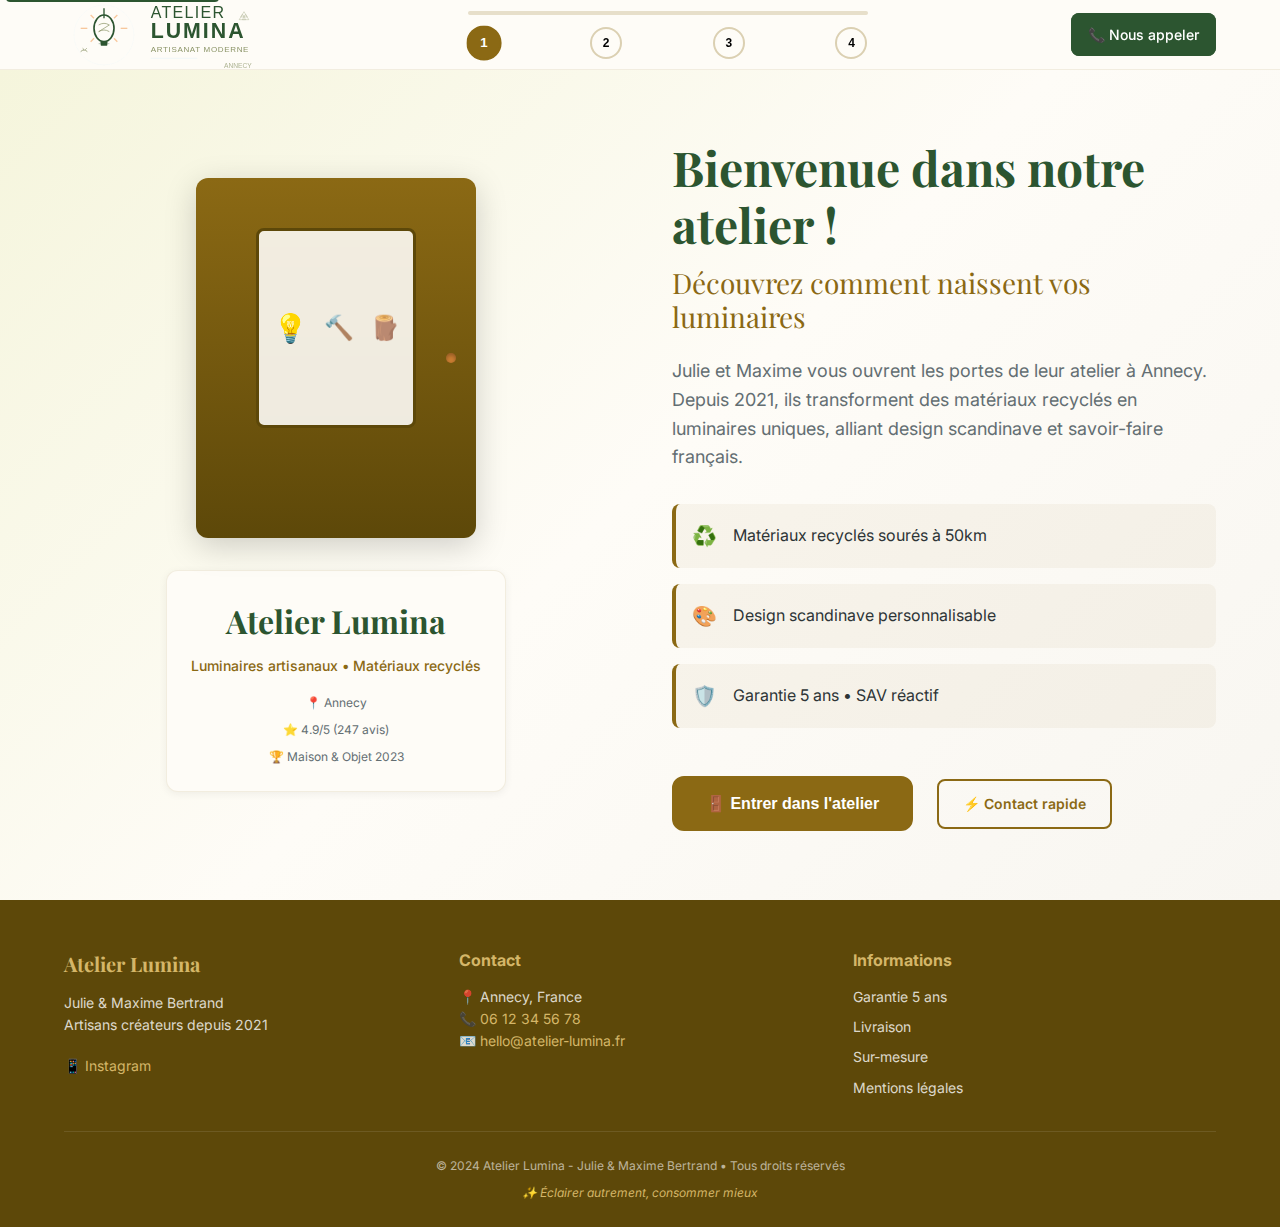
<file: portfolio/atelier-lumina/index.html>
<!DOCTYPE html>
<html lang="fr">
<head>
    <meta charset="UTF-8">
    <meta name="viewport" content="width=device-width, initial-scale=1.0">
    
    <!-- SEO Meta Tags -->
    <title>Atelier Lumina | Julie & Maxime - Luminaires Artisanaux Recyclés | Annecy</title>
    <meta name="description" content="Découvrez l'atelier de Julie & Maxime à Annecy. Luminaires uniques en matériaux recyclés, design scandinave, fabrication artisanale française.">
    <meta name="keywords" content="luminaires artisanaux, matériaux recyclés, Annecy, Julie Maxime, design scandinave, sur mesure">
    
    <!-- Open Graph -->
    <meta property="og:title" content="Atelier Lumina - Luminaires Artisanaux Éco-Responsables">
    <meta property="og:description" content="Entrez dans notre atelier à Annecy et découvrez la naissance de luminaires uniques en matériaux recyclés.">
    <meta property="og:image" content="/images/atelier-social.jpg">
    <meta property="og:url" content="https://atelier-lumina.fr">
    
    <!-- Favicon -->
    <link rel="icon" type="image/svg+xml" href="/favicon.svg">
    
    <!-- Fonts -->
    <link rel="preconnect" href="https://fonts.googleapis.com">
    <link rel="preconnect" href="https://fonts.gstatic.com" crossorigin>
    <link href="https://fonts.googleapis.com/css2?family=Inter:wght@300;400;500;600;700&family=Playfair+Display:wght@400;500;600&display=swap" rel="stylesheet">
    
    <!-- Styles -->
    <link rel="stylesheet" href="assets/css/style.css">
    
    <!-- JSON-LD Schema -->
    <script type="application/ld+json">
    {
        "@context": "https://schema.org",
        "@type": "LocalBusiness",
        "name": "Atelier Lumina",
        "description": "Atelier d'artisanat créant des luminaires uniques en matériaux recyclés",
        "url": "https://atelier-lumina.fr",
        "address": {
            "@type": "PostalAddress",
            "addressLocality": "Annecy",
            "postalCode": "74000",
            "addressCountry": "FR"
        },
        "founder": [
            {"@type": "Person", "name": "Julie Bertrand"},
            {"@type": "Person", "name": "Maxime Bertrand"}
        ],
        "aggregateRating": {
            "@type": "AggregateRating",
            "ratingValue": "4.9",
            "reviewCount": "247"
        }
    }
    </script>
</head>
<body>
    <!-- Skip to content -->
    <a href="#main" class="skip-link">Aller au contenu principal</a>

    <!-- Navigation -->
    <nav class="main-nav" role="navigation" aria-label="Navigation principale">
        <div class="nav-container">
            <div class="nav-brand">
                <div class="brand-icon" aria-hidden="true">
                    <!-- <img src="logo.svg" alt="Logo Atelier Lumina" width="150" height="150"> -->
                </div>
                <!-- <div class="brand-text">
                    <span class="brand-name">Atelier Lumina</span>
                    <span class="brand-tagline">Visite guidée</span>
                </div> -->
            </div>
            
            <div class="tour-progress" role="progressbar" aria-valuemin="0" aria-valuemax="100" aria-valuenow="0" aria-label="Progression de la visite">
                <div class="progress-track">
                    <div class="progress-fill"></div>
                </div>
                <div class="progress-steps">
                    <button class="step-dot active" data-step="0" aria-label="Entrée de l'atelier">1</button>
                    <button class="step-dot" data-step="1" aria-label="Rencontrer les artisans">2</button>
                    <button class="step-dot" data-step="2" aria-label="Découvrir nos créations">3</button>
                    <button class="step-dot" data-step="3" aria-label="Commander">4</button>
                </div>
            </div>
            
            <div class="nav-contact">
                <a href="tel:+33450000000" class="contact-btn">📞 Nous appeler</a>
            </div>
        </div>
    </nav>

    <!-- Main Tour Content -->
    <main id="main" class="tour-container">
        
        <!-- Étape 1: Entrée / Bienvenue -->
        <section class="tour-step active" id="step-0" data-step="0">
            <div class="step-content">
                <div class="welcome-layout">
                    <div class="welcome-visual">
                        <div class="workshop-door" tabindex="0" role="button" aria-label="Porte de l'atelier, cliquez pour entrer">
                            <div class="door-window">
                                <div class="workshop-preview">
                                    <span class="preview-light">💡</span>
                                    <span class="preview-tools">🔨</span>
                                    <span class="preview-wood">🪵</span>
                                </div>
                            </div>
                            <div class="door-handle" aria-hidden="true"></div>
                        </div>
                        
                        <div class="workshop-sign">
                            <h1 class="workshop-title">Atelier Lumina</h1>
                            <p class="workshop-subtitle">Luminaires artisanaux • Matériaux recyclés</p>
                            <div class="workshop-credentials">
                                <span>📍 Annecy</span>
                                <span>⭐ 4.9/5 (247 avis)</span>
                                <span>🏆 Maison & Objet 2023</span>
                            </div>
                        </div>
                    </div>
                    
                    <div class="welcome-content">
                        <h2 class="main-headline">
                            Bienvenue dans notre atelier !
                            <span class="headline-subtitle">Découvrez comment naissent vos luminaires</span>
                        </h2>
                        
                        <p class="main-description">
                            Julie et Maxime vous ouvrent les portes de leur atelier à Annecy. 
                            Depuis 2021, ils transforment des matériaux recyclés en luminaires uniques, 
                            alliant design scandinave et savoir-faire français.
                        </p>
                        
                        <div class="key-features">
                            <div class="feature">
                                <span class="feature-icon" aria-hidden="true">♻️</span>
                                <span>Matériaux recyclés sourés à 50km</span>
                            </div>
                            <div class="feature">
                                <span class="feature-icon" aria-hidden="true">🎨</span>
                                <span>Design scandinave personnalisable</span>
                            </div>
                            <div class="feature">
                                <span class="feature-icon" aria-hidden="true">🛡️</span>
                                <span>Garantie 5 ans • SAV réactif</span>
                            </div>
                        </div>
                        
                        <div class="welcome-actions">
                            <button class="btn-primary btn-large" data-next-step="1">
                                🚪 Entrer dans l'atelier
                            </button>
                            <a href="#contact-rapide" class="btn-secondary">⚡ Contact rapide</a>
                        </div>
                    </div>
                </div>
            </div>
        </section>

        <!-- Étape 2: Rencontrer les Artisans -->
        <section class="tour-step" id="step-1" data-step="1">
            <div class="step-content">
                <header class="step-header">
                    <h2 class="step-title">
                        Rencontrez Julie & Maxime
                        <span class="step-subtitle">Les âmes de l'atelier</span>
                    </h2>
                </header>
                
                <div class="artisans-presentation">
                    <div class="artisan-switcher" role="tablist">
                        <button class="artisan-tab active" role="tab" data-artisan="julie" aria-selected="true" aria-controls="julie-content">
                            <span class="tab-emoji" aria-hidden="true">🎨</span>
                            <span>Julie</span>
                        </button>
                        <button class="artisan-tab" role="tab" data-artisan="maxime" aria-selected="false" aria-controls="maxime-content">
                            <span class="tab-emoji" aria-hidden="true">🔨</span>
                            <span>Maxime</span>
                        </button>
                    </div>
                    
                    <div class="artisan-content">
                        <div class="artisan-card active" id="julie-content" role="tabpanel" aria-labelledby="julie-tab">
                            <div class="artisan-visual">
                                <div class="artisan-avatar julie">
                                    <span class="avatar-letter">J</span>
                                    <div class="avatar-tools" aria-hidden="true">✏️ 📐</div>
                                </div>
                                <div class="work-display">
                                    <div class="sketch-pad" aria-hidden="true">📋</div>
                                    <div class="color-palette" aria-hidden="true">🎨</div>
                                </div>
                            </div>
                            
                            <div class="artisan-story">
                                <div class="story-header">
                                    <h3>Julie, 29 ans</h3>
                                    <div class="story-role">Design & Concept</div>
                                </div>
                                
                                <blockquote class="story-quote">
                                    "Après 5 ans dans le marketing digital, j'avais besoin de créer quelque chose de tangible. 
                                    Chaque luminaire raconte une histoire, celle du bois qui retrouve une seconde vie."
                                </blockquote>
                                
                                <div class="story-expertise">
                                    <strong>Spécialité :</strong> Design scandinave • Sourcing matériaux
                                </div>
                            </div>
                        </div>
                        
                        <div class="artisan-card" id="maxime-content" role="tabpanel" aria-labelledby="maxime-tab">
                            <div class="artisan-visual">
                                <div class="artisan-avatar maxime">
                                    <span class="avatar-letter">M</span>
                                    <div class="avatar-tools" aria-hidden="true">🔨 🪚</div>
                                </div>
                                <div class="work-display">
                                    <div class="wood-pieces" aria-hidden="true">🪵</div>
                                    <div class="tools-bench" aria-hidden="true">🔧</div>
                                </div>
                            </div>
                            
                            <div class="artisan-story">
                                <div class="story-header">
                                    <h3>Maxime, 31 ans</h3>
                                    <div class="story-role">Fabrication & Finition</div>
                                </div>
                                
                                <blockquote class="story-quote">
                                    "Ingénieur reconverti, j'apporte la précision technique au rêve créatif de Julie. 
                                    Chaque pièce est unique, comme une œuvre d'art fonctionnelle."
                                </blockquote>
                                
                                <div class="story-expertise">
                                    <strong>Spécialité :</strong> Ébénisterie • Électricité • Finitions
                                </div>
                            </div>
                        </div>
                    </div>
                </div>
                
                <div class="origin-story">
                    <h3>Notre histoire en bref</h3>
                    <div class="timeline">
                        <div class="timeline-item">
                            <div class="year">2020</div>
                            <div class="event">Le déclic - Questionnement sur le sens du travail</div>
                        </div>
                        <div class="timeline-item">
                            <div class="year">2021</div>
                            <div class="event">Formation ébénisterie, création des prototypes</div>
                        </div>
                        <div class="timeline-item">
                            <div class="year">2022</div>
                            <div class="event">Installation à Annecy, premières ventes</div>
                        </div>
                        <div class="timeline-item">
                            <div class="year">2023</div>
                            <div class="event">Maison & Objet, 200+ clients satisfaits</div>
                        </div>
                    </div>
                </div>
                
                <div class="step-navigation">
                    <button class="btn-secondary" data-prev-step="0">← Retour à l'entrée</button>
                    <button class="btn-primary" data-next-step="2">Voir nos créations →</button>
                </div>
            </div>
        </section>

        <!-- Étape 3: Galerie des Créations -->
        <section class="tour-step" id="step-2" data-step="2">
            <div class="step-content">
                <header class="step-header">
                    <h2 class="step-title">
                        Nos créations illuminent 247 foyers
                        <span class="step-subtitle">Chaque pièce raconte une histoire unique</span>
                    </h2>
                </header>
                
                <div class="gallery-filters">
                    <button class="filter-btn active" data-filter="all">Toutes nos créations</button>
                    <button class="filter-btn" data-filter="suspension">Suspensions</button>
                    <button class="filter-btn" data-filter="applique">Appliques</button>
                    <button class="filter-btn" data-filter="lampe">Lampes</button>
                </div>
                
                <div class="products-gallery">
                    <div class="product-showcase">
                        <article class="product-card featured suspension" data-product="suspension-chene" tabindex="0">
                            <div class="product-image">
                                <div class="product-visual">💡</div>
                                <div class="product-glow" aria-hidden="true"></div>
                                <div class="bestseller-badge">⭐ Bestseller</div>
                            </div>
                            <div class="product-info">
                                <h3 class="product-name">Suspension Chêne Recyclé</h3>
                                <div class="product-price">189€</div>
                                <div class="product-desc">Design épuré, chêne de charpente séculaire</div>
                                <div class="product-specs">Ø 30-60cm • H 15-25cm • LED inclus</div>
                            </div>
                        </article>
                        
                        <article class="product-card applique" data-product="applique-pin" tabindex="0">
                            <div class="product-image">
                                <div class="product-visual">🔦</div>
                                <div class="product-glow" aria-hidden="true"></div>
                            </div>
                            <div class="product-info">
                                <h3 class="product-name">Applique Pin des Aravis</h3>
                                <div class="product-price">149€</div>
                                <div class="product-desc">Pin sylvestre, parfum naturel de montagne</div>
                            </div>
                        </article>
                        
                        <article class="product-card lampe" data-product="lampe-noyer" tabindex="0">
                            <div class="product-image">
                                <div class="product-visual">🪔</div>
                                <div class="product-glow" aria-hidden="true"></div>
                            </div>
                            <div class="product-info">
                                <h3 class="product-name">Lampe Noyer & Cuivre</h3>
                                <div class="product-price">229€</div>
                                <div class="product-desc">Noyer d'élagage urbain et cuivre patiné</div>
                            </div>
                        </article>
                        
                        <article class="product-card suspension" data-product="lustre-custom" tabindex="0">
                            <div class="product-image">
                                <div class="product-visual">🕯️</div>
                                <div class="product-glow" aria-hidden="true"></div>
                                <div class="custom-badge">🎨 Sur-mesure</div>
                            </div>
                            <div class="product-info">
                                <h3 class="product-name">Lustre Matériaux Mixtes</h3>
                                <div class="product-price">À partir de 449€</div>
                                <div class="product-desc">Création unique selon vos souhaits</div>
                            </div>
                        </article>
                    </div>
                    
                    <div class="product-details">
                        <div class="detail-card">
                            <h4 class="detail-title">Suspension Chêne Recyclé</h4>
                            <div class="detail-price">189€</div>
                            
                            <div class="detail-content">
                                <div class="material-origin">
                                    <strong>Origine :</strong> Charpente ancienne rénovée à Annecy (vers 1870)
                                </div>
                                
                                <div class="product-highlights">
                                    <div class="highlight">✨ Veinures naturelles uniques</div>
                                    <div class="highlight">💡 LED warm white inclus</div>
                                    <div class="highlight">📏 Dimensions adaptables</div>
                                    <div class="highlight">🛡️ Garantie 5 ans</div>
                                </div>
                                
                                <div class="customization">
                                    <h5>Personnalisation</h5>
                                    <div class="custom-options">
                                        <select class="size-select" aria-label="Choisir la taille">
                                            <option>Ø 30cm - Standard (189€)</option>
                                            <option>Ø 40cm - Salon (+20€)</option>
                                            <option>Ø 50cm - Grande pièce (+40€)</option>
                                            <option>Sur-mesure (+40%)</option>
                                        </select>
                                        
                                        <select class="finish-select" aria-label="Choisir la finition">
                                            <option>Huile naturelle - Inclus</option>
                                            <option>Brut naturel - Inclus</option>
                                            <option>Teinté noyer (+15€)</option>
                                        </select>
                                    </div>
                                </div>
                                
                                <div class="social-proof">
                                    <div class="rating">⭐⭐⭐⭐⭐ 4.9/5 (247 avis)</div>
                                    <div class="recent-sales">🔥 3 commandes cette semaine</div>
                                </div>
                            </div>
                        </div>
                    </div>
                </div>
                
                <div class="testimonial-preview">
                    <blockquote class="quick-testimonial">
                        "Magnifique suspension pour ma cuisine ! Julie et Maxime ont su adapter les dimensions parfaitement. 
                        La qualité est au rendez-vous."
                        <cite>— Thomas, Annecy</cite>
                    </blockquote>
                </div>
                
                <div class="step-navigation">
                    <button class="btn-secondary" data-prev-step="1">← Rencontrer les artisans</button>
                    <button class="btn-primary" data-next-step="3">Commander maintenant →</button>
                </div>
            </div>
        </section>

        <!-- Étape 4: Commande -->
        <section class="tour-step" id="step-3" data-step="3">
            <div class="step-content">
                <header class="step-header">
                    <h2 class="step-title">
                        Créons ensemble votre luminaire unique
                        <span class="step-subtitle">Plusieurs façons de commencer le projet</span>
                    </h2>
                </header>
                
                <div class="contact-methods">
                    <div class="method-card phone" tabindex="0">
                        <div class="method-icon" aria-hidden="true">📞</div>
                        <h3>Appel direct</h3>
                        <p>Discussion personnalisée avec Julie ou Maxime</p>
                        <a href="tel:+33450000000" class="method-btn">06 12 34 56 78</a>
                        <div class="method-hours">Lun-Ven 9h-18h</div>
                    </div>
                    
                    <div class="method-card email" tabindex="0">
                        <div class="method-icon" aria-hidden="true">📧</div>
                        <h3>Email détaillé</h3>
                        <p>Envoyez-nous votre projet avec photos et dimensions</p>
                        <a href="mailto:hello@atelier-lumina.fr?subject=Nouveau projet luminaire" class="method-btn">
                            Écrire un email
                        </a>
                        <div class="method-hours">Réponse sous 24h</div>
                    </div>
                    
                    <div class="method-card whatsapp" tabindex="0">
                        <div class="method-icon" aria-hidden="true">💬</div>
                        <h3>WhatsApp</h3>
                        <p>Échange rapide avec photos et suivi fabrication</p>
                        <a href="https://wa.me/33612345678" class="method-btn" target="_blank" rel="noopener">
                            Ouvrir WhatsApp
                        </a>
                        <div class="method-hours">Réponse rapide</div>
                    </div>
                </div>
                
                <div class="order-form-section">
                    <h3>Commande express</h3>
                    <form class="contact-form" action="#" method="POST">
                        <div class="form-row">
                            <div class="form-group">
                                <label for="product">Produit souhaité</label>
                                <select id="product" name="product" required>
                                    <option value="">Choisissez votre luminaire</option>
                                    <option value="suspension-chene">Suspension Chêne (189€)</option>
                                    <option value="applique-pin">Applique Pin (149€)</option>
                                    <option value="lampe-noyer">Lampe Noyer (229€)</option>
                                    <option value="sur-mesure">Projet sur-mesure</option>
                                </select>
                            </div>
                        </div>
                        
                        <div class="form-row">
                            <div class="form-group">
                                <label for="name">Votre nom</label>
                                <input type="text" id="name" name="name" required>
                            </div>
                            
                            <div class="form-group">
                                <label for="email">Email</label>
                                <input type="email" id="email" name="email" required>
                            </div>
                        </div>
                        
                        <div class="form-group">
                            <label for="phone">Téléphone (optionnel)</label>
                            <input type="tel" id="phone" name="phone">
                        </div>
                        
                        <div class="form-group">
                            <label for="message">Détails du projet</label>
                            <textarea id="message" name="message" rows="4" 
                                     placeholder="Décrivez votre espace, vos préférences, contraintes particulières..."></textarea>
                        </div>
                        
                        <div class="form-group checkbox-group">
                            <label class="checkbox-label">
                                <input type="checkbox" name="newsletter" id="newsletter">
                                <span class="checkbox-text">Recevoir nos nouveautés par email</span>
                            </label>
                        </div>
                        
                        <button type="submit" class="btn-primary btn-large form-submit">
                            🚀 Envoyer ma demande
                        </button>
                        
                        <div class="form-guarantees">
                            <div class="guarantee">🛡️ Devis gratuit sous 48h</div>
                            <div class="guarantee">🔒 Données protégées</div>
                            <div class="guarantee">❌ Aucun spam</div>
                        </div>
                    </form>
                </div>
                
                <div class="process-overview">
                    <h3>Comment ça se passe après votre commande ?</h3>
                    <div class="process-steps">
                        <div class="process-step">
                            <div class="step-number">1</div>
                            <div class="step-text">
                                <strong>Échange initial</strong>
                                <span>Discussion de vos besoins par téléphone ou email</span>
                            </div>
                        </div>
                        
                        <div class="process-step">
                            <div class="step-number">2</div>
                            <div class="step-text">
                                <strong>Devis personnalisé</strong>
                                <span>Julie vous envoie un devis avec croquis sous 48h</span>
                            </div>
                        </div>
                        
                        <div class="process-step">
                            <div class="step-number">3</div>
                            <div class="step-text">
                                <strong>Fabrication suivie</strong>
                                <span>Photos des étapes par WhatsApp, 3-4 semaines</span>
                            </div>
                        </div>
                        
                        <div class="process-step">
                            <div class="step-number">4</div>
                            <div class="step-text">
                                <strong>Livraison soignée</strong>
                                <span>Emballage renforcé, France/Belgique/Suisse</span>
                            </div>
                        </div>
                    </div>
                </div>
                
                <div class="final-guarantees">
                    <div class="guarantee-grid">
                        <div class="guarantee-card">
                            <span class="guarantee-icon" aria-hidden="true">✅</span>
                            <strong>Satisfaction garantie</strong>
                            <span>Retouches gratuites si le résultat ne correspond pas</span>
                        </div>
                        <div class="guarantee-card">
                            <span class="guarantee-icon" aria-hidden="true">🛡️</span>
                            <strong>Garantie 5 ans</strong>
                            <span>Réparation ou remplacement pris en charge</span>
                        </div>
                        <div class="guarantee-card">
                            <span class="guarantee-icon" aria-hidden="true">🚚</span>
                            <strong>Livraison assurée</strong>
                            <span>France, Belgique, Suisse • Casse remboursée</span>
                        </div>
                        <div class="guarantee-card">
                            <span class="guarantee-icon" aria-hidden="true">💬</span>
                            <strong>SAV humain</strong>
                            <span>Julie et Maxime restent vos interlocuteurs directs</span>
                        </div>
                    </div>
                </div>
                
                <div class="step-navigation">
                    <button class="btn-secondary" data-prev-step="2">← Voir nos créations</button>
                    <button class="btn-secondary restart-tour" data-restart-step="0">🔄 Refaire la visite</button>
                </div>
            </div>
        </section>

    </main>

    <!-- Footer -->
    <footer class="main-footer">
        <div class="footer-container">
            <div class="footer-content">
                <div class="footer-brand">
                    <h3>Atelier Lumina</h3>
                    <p>Julie & Maxime Bertrand<br>Artisans créateurs depuis 2021</p>
                    <div class="social-links">
                        <a href="https://instagram.com/atelierlumina" target="_blank" rel="noopener">📱 Instagram</a>
                    </div>
                </div>
                
                <div class="footer-contact">
                    <h4>Contact</h4>
                    <address>
                        📍 Annecy, France<br>
                        📞 <a href="tel:+33450000000">06 12 34 56 78</a><br>
                        📧 <a href="mailto:hello@atelier-lumina.fr">hello@atelier-lumina.fr</a>
                    </address>
                </div>
                
                <div class="footer-links">
                    <h4>Informations</h4>
                    <nav class="footer-nav">
                        <a href="#garantie">Garantie 5 ans</a>
                        <a href="#livraison">Livraison</a>
                        <a href="#sur-mesure">Sur-mesure</a>
                        <a href="#mentions">Mentions légales</a>
                    </nav>
                </div>
            </div>
            
            <div class="footer-bottom">
                <p>&copy; 2024 Atelier Lumina - Julie & Maxime Bertrand • Tous droits réservés</p>
                <p class="footer-slogan">✨ Éclairer autrement, consommer mieux</p>
            </div>
        </div>
    </footer>

    <!-- Scripts -->
    <script src="assets/js/script.js" defer></script>
    
</body>
</html>
</file>
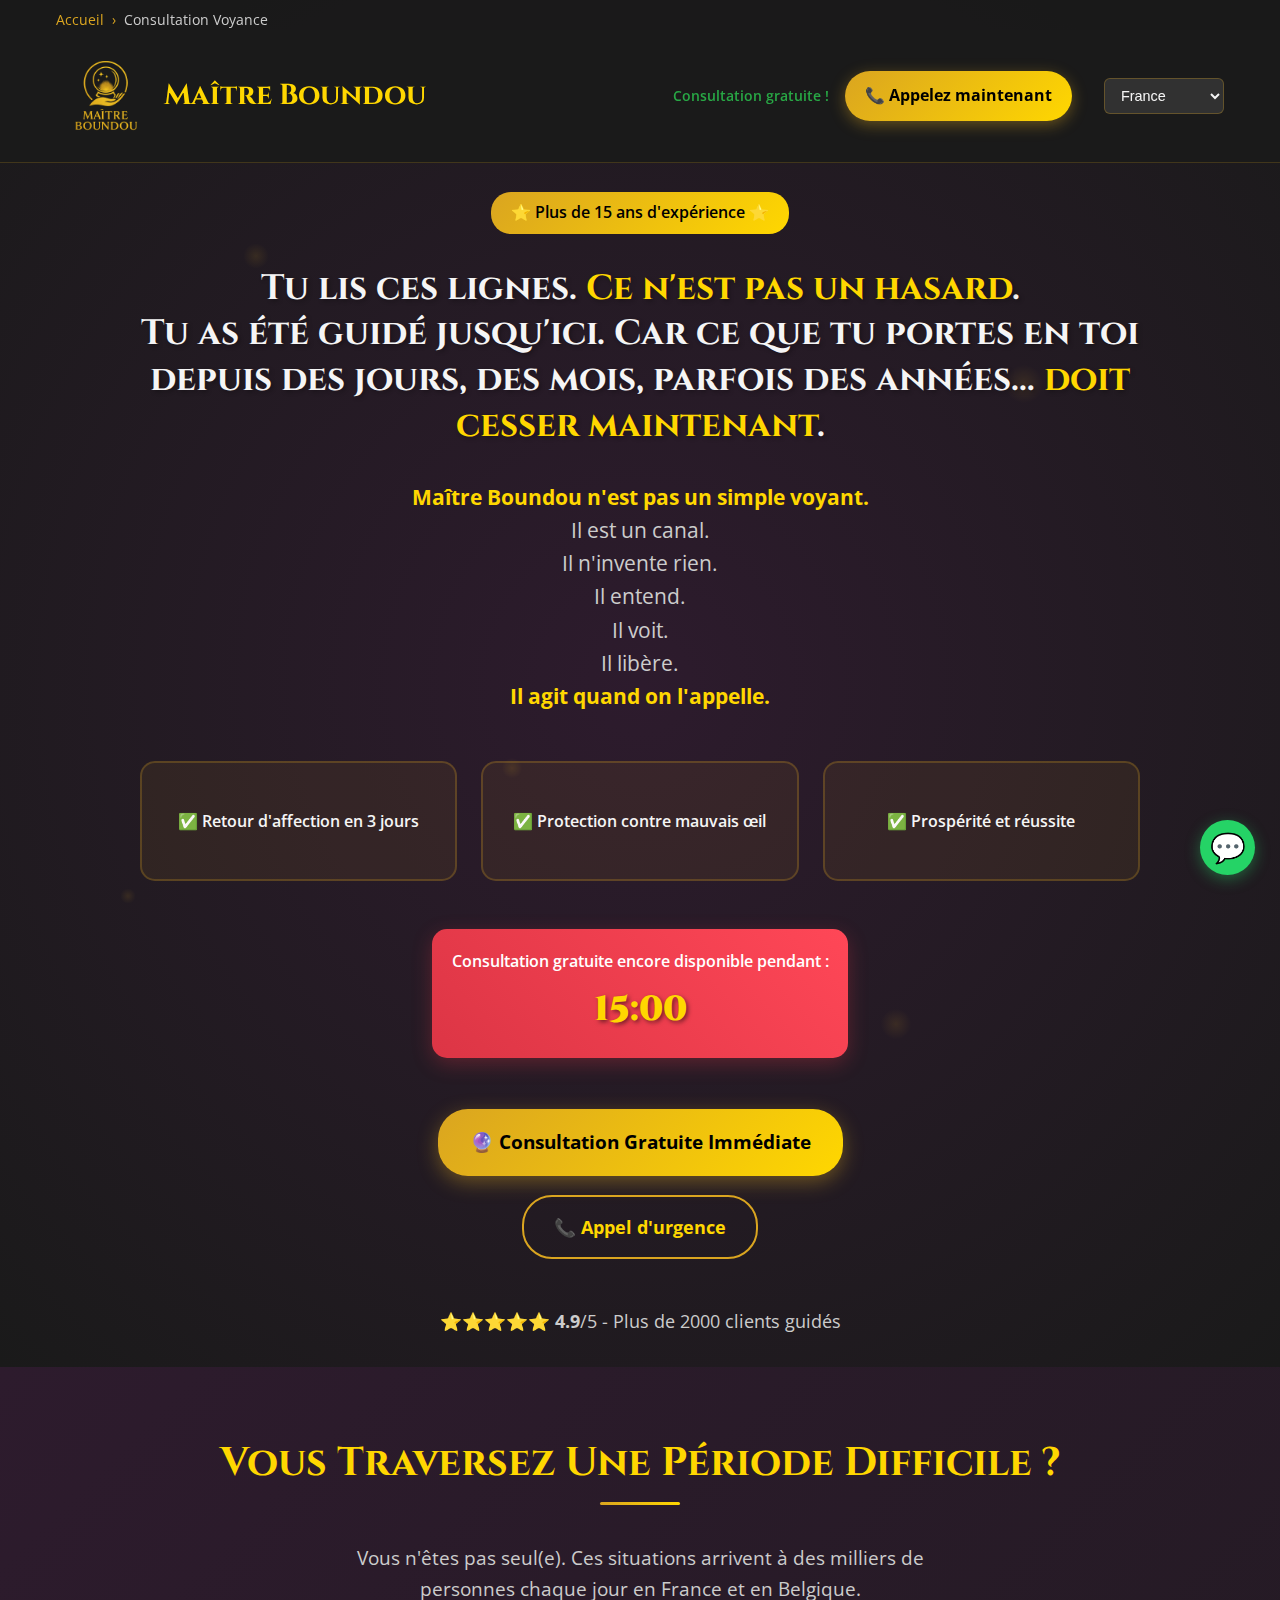
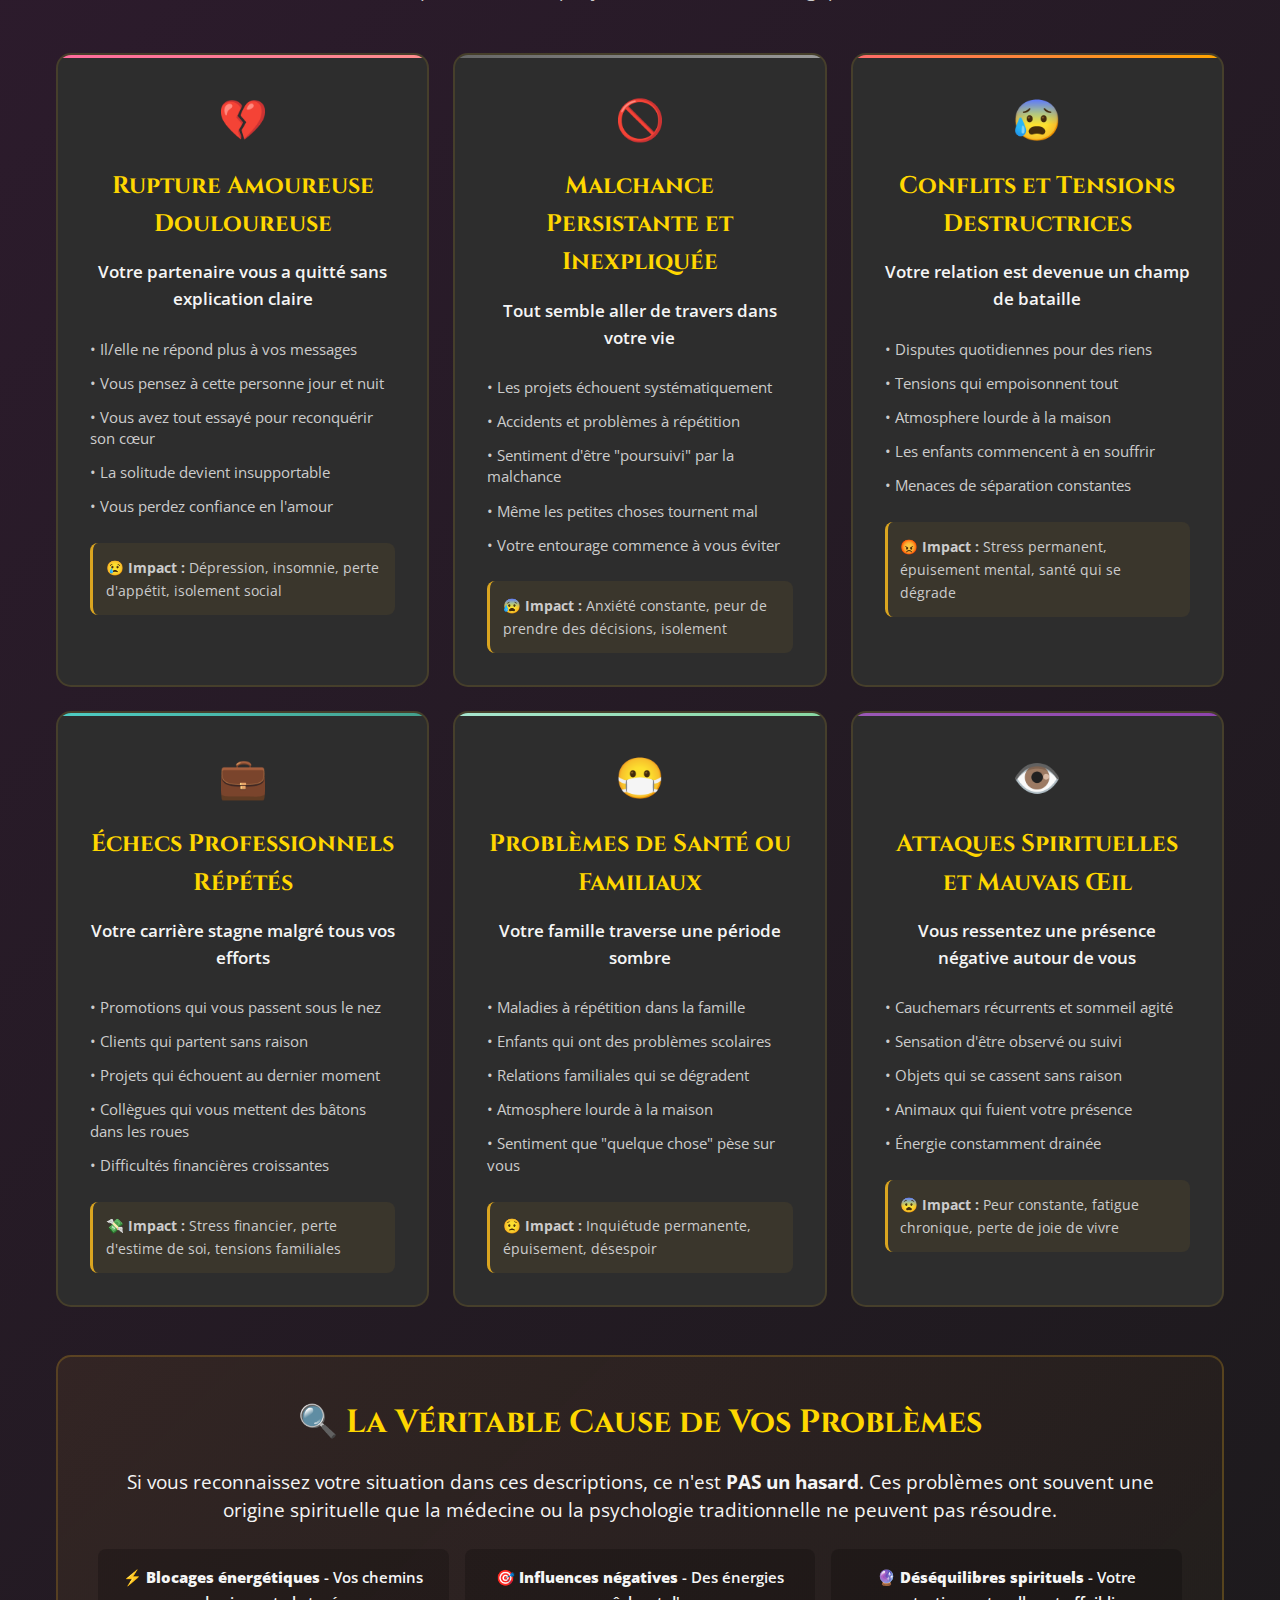
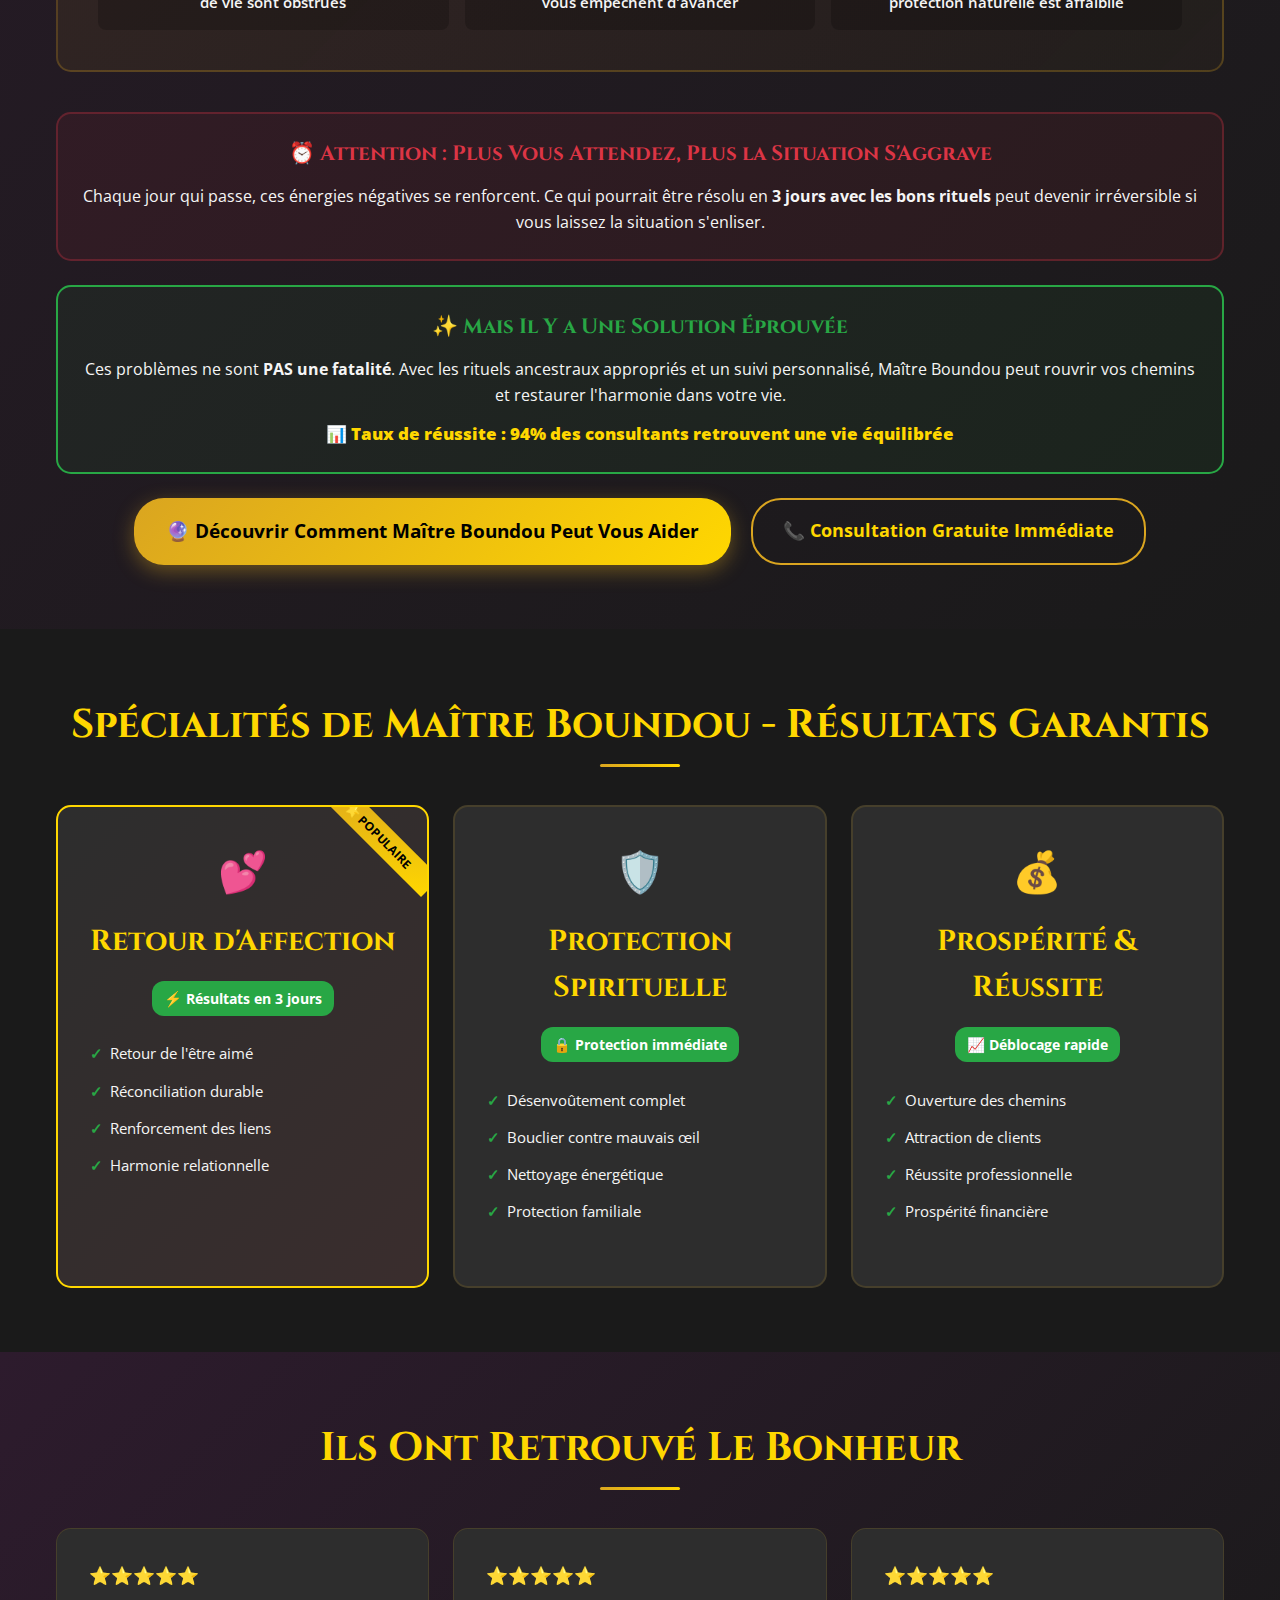
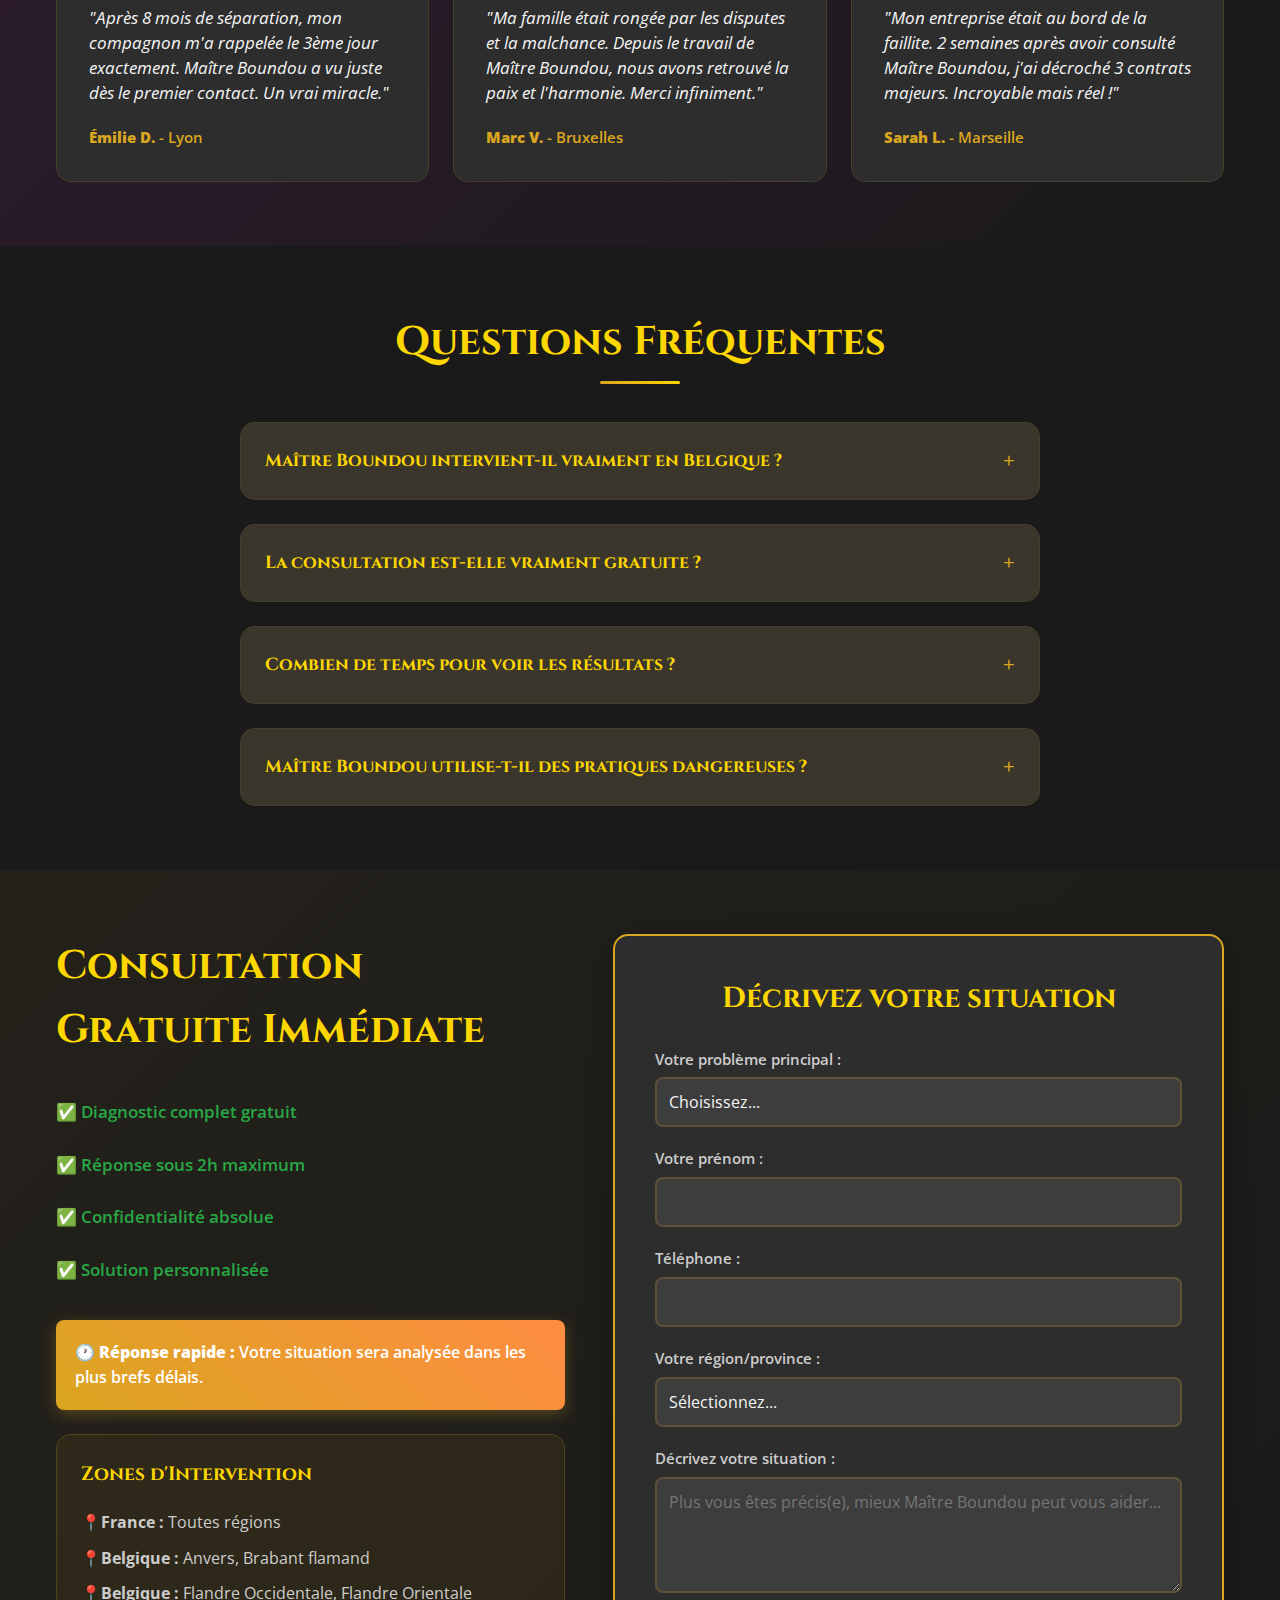
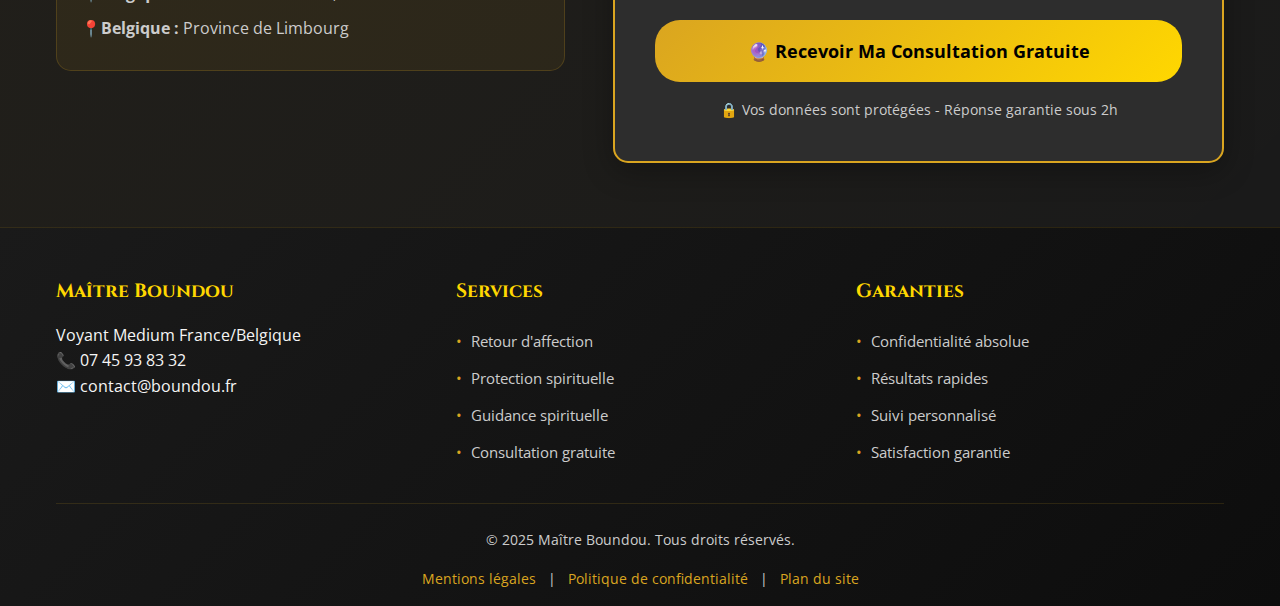
<file: portfolio/boundou/index.html>
<!DOCTYPE html>
<html lang="fr" itemscope itemtype="https://schema.org/WebPage">

<head>
    <meta charset="UTF-8">
    <meta name="viewport" content="width=device-width, initial-scale=1.0">
    
    <!-- SEO Optimisé avec régions spécifiques -->
    <title>Maître Boundou - Voyant Medium Professionnel France & Belgique | Consultation Gratuite</title>
    <meta name="description" content="⭐ Maître Boundou, voyant medium expérimenté en France et provinces belges (Anvers, Brabant, Flandres, Limbourg). Retour d'affection en 3 jours, protection spirituelle. Consultation gratuite - Résultats garantis +15 ans d'expérience.">
    <meta name="keywords" content="voyant france, medium belgique, maître boundou, voyant anvers, medium brabant, consultation voyance, protection spirituelle, retour affection, désenvoûtement, voyant flandre occidentale, medium flandre orientale, voyant limbourg">
    <meta name="author" content="Maître Boundou">
    <meta name="robots" content="index, follow, max-snippet:-1, max-image-preview:large, max-video-preview:-1">
    <meta name="googlebot" content="index, follow">
    <meta name="geo.region" content="FR">
    <meta name="geo.region" content="BE">
    <meta name="geo.placename" content="France, Belgique, Anvers, Brabant flamand, Flandre Occidentale, Flandre Orientale, Limbourg">
    
    <!-- Open Graph pour réseaux sociaux -->
    <meta property="og:type" content="website">
    <meta property="og:title" content="Maître Boundou - Voyant Medium France Belgique | Consultation Gratuite">
    <meta property="og:description" content="Spécialiste reconnu en voyance et protection spirituelle. Retour d'affection en 3 jours, consultation gratuite, +15 ans d'expérience. Intervention France et provinces belges.">
    <meta property="og:url" content="https://boundou.fr">
    <!-- <meta property="og:image" content="https://boundou.fr/assets/images/maitre-boundou-og-1200x630.jpg"> -->
    <meta property="og:image:width" content="1200">
    <meta property="og:image:height" content="630">
    <meta property="og:image:alt" content="Maître Boundou - Voyant Medium professionnel">
    <meta property="og:locale" content="fr_FR">
    <meta property="og:site_name" content="Maître Boundou - Voyant Medium">
    
    <!-- Twitter Card -->
    <meta name="twitter:card" content="summary_large_image">
    <meta name="twitter:title" content="Maître Boundou - Voyant Medium France Belgique">
    <meta name="twitter:description" content="Spécialiste reconnu en voyance et protection spirituelle. Consultation gratuite, résultats en 3 jours.">
    <!-- <meta name="twitter:image" content="https://boundou.fr/assets/images/maitre-boundou-twitter-1024x512.jpg"> -->
    <meta name="twitter:image:alt" content="Maître Boundou - Services de voyance professionnels">
    
    <!-- Liens canoniques et hreflang -->
    <link rel="canonical" href="https://boundou.fr">
    <link rel="alternate" hreflang="fr" href="https://boundou.fr/">
    <link rel="alternate" hreflang="fr-FR" href="https://boundou.fr/">
    <link rel="alternate" hreflang="fr-BE" href="https://boundou.fr/">
    <link rel="alternate" hreflang="nl-NL" href="https://boundou.fr/nl/">
    <link rel="alternate" hreflang="nl-BE" href="https://boundou.fr/nl/">
    
    <!-- Favicon et icônes -->
    <!-- <link rel="icon" type="image/x-icon" href="/favicon.ico">
    <link rel="icon" type="image/png" sizes="32x32" href="/assets/images/favicon-32x32.png">
    <link rel="icon" type="image/png" sizes="16x16" href="/assets/images/favicon-16x16.png">
    <link rel="apple-touch-icon" sizes="180x180" href="/assets/images/apple-touch-icon.png">
    <link rel="manifest" href="/site.webmanifest"> -->
    
    <!-- Préchargement des ressources critiques -->
    <link rel="preconnect" href="https://fonts.googleapis.com">
    <link rel="preconnect" href="https://fonts.gstatic.com" crossorigin>
    <link rel="preload" href="https://fonts.googleapis.com/css2?family=Cinzel:wght@400;600;700&family=Open+Sans:wght@400;600&display=swap" as="style">
    <link rel="preload" href="assets/css/Boundou_style.css" as="style">
    <link rel="preload" href="assets/js/Boundou_script.js" as="script">
    
    <!-- Données structurées complètes -->
    <script type="application/ld+json">
    {
        "@context": "https://schema.org",
        "@graph": [
            {
                "@type": "ProfessionalService",
                "@id": "https://boundou.fr/#business",
                "name": "Maître Boundou - Voyant Medium",
                "alternateName": ["Maître Boundou", "Boundou Voyant", "Medium Boundou"],
                "description": "Services spirituels professionnels de voyance, médium, protection spirituelle et guidance personnalisée avec plus de 15 ans d'expérience.",
                "url": "https://boundou.fr",
                "logo": "https://boundou.fr/assets/img/Boundou_logo.png",
                "telephone": "+33-7-45-93-83-32",
                "email": "contact@boundou.fr",
                "priceRange": "€€",
                "paymentAccepted": ["Cash", "Credit Card", "Bank Transfer"],
                "currenciesAccepted": "EUR",
                "areaServed": [
                    {
                        "@type": "Country",
                        "name": "France",
                        "identifier": "FR"
                    },
                    {
                        "@type": "AdministrativeArea",
                        "name": "Province d'Anvers",
                        "containedInPlace": {
                            "@type": "Country",
                            "name": "Belgique",
                            "identifier": "BE"
                        }
                    },
                    {
                        "@type": "AdministrativeArea",
                        "name": "Brabant flamand",
                        "containedInPlace": {
                            "@type": "Country",
                            "name": "Belgique"
                        }
                    },
                    {
                        "@type": "AdministrativeArea",
                        "name": "Flandre Occidentale",
                        "containedInPlace": {
                            "@type": "Country",
                            "name": "Belgique"
                        }
                    },
                    {
                        "@type": "AdministrativeArea",
                        "name": "Flandre Orientale",
                        "containedInPlace": {
                            "@type": "Country",
                            "name": "Belgique"
                        }
                    },
                    {
                        "@type": "AdministrativeArea",
                        "name": "Province de Limbourg",
                        "containedInPlace": {
                            "@type": "Country",
                            "name": "Belgique"
                        }
                    }
                ],
                "serviceType": ["Voyance", "Médium", "Protection spirituelle", "Guidance spirituelle", "Retour d'affection", "Désenvoûtement"],
                "hasOfferCatalog": {
                    "@type": "OfferCatalog",
                    "name": "Services spirituels",
                    "itemListElement": [
                        {
                            "@type": "Offer",
                            "itemOffered": {
                                "@type": "Service",
                                "name": "Retour d'affection",
                                "description": "Travail spirituel pour le retour de l'être aimé avec résultats en 3 jours",
                                "serviceType": "Retour d'affection"
                            }
                        },
                        {
                            "@type": "Offer",
                            "itemOffered": {
                                "@type": "Service",
                                "name": "Protection spirituelle",
                                "description": "Désenvoûtement et protection contre le mauvais œil",
                                "serviceType": "Protection spirituelle"
                            }
                        },
                        {
                            "@type": "Offer",
                            "itemOffered": {
                                "@type": "Service",
                                "name": "Consultation voyance",
                                "description": "Guidance spirituelle et prédictions personnalisées",
                                "serviceType": "Voyance"
                            },
                            "priceSpecification": {
                                "@type": "PriceSpecification",
                                "price": "0",
                                "priceCurrency": "EUR",
                                "name": "Consultation gratuite"
                            }
                        }
                    ]
                },
                "aggregateRating": {
                    "@type": "AggregateRating",
                    "ratingValue": "4.9",
                    "bestRating": "5",
                    "ratingCount": "2147"
                },
                "openingHoursSpecification": {
                    "@type": "OpeningHoursSpecification",
                    "dayOfWeek": [
                        "Monday", "Tuesday", "Wednesday", "Thursday", "Friday", "Saturday", "Sunday"
                    ],
                    "opens": "08:00",
                    "closes": "22:00"
                }
            },
            {
                "@type": "Person",
                "@id": "https://boundou.fr/#person",
                "name": "Maître Boundou",
                "jobTitle": ["Voyant", "Médium", "Conseiller spirituel"],
                "description": "Maître spirituel avec plus de 15 ans d'expérience en voyance, médium et protection spirituelle",
                "worksFor": {
                    "@id": "https://boundou.fr/"
                },
                "knowsAbout": ["Voyance", "Médiumnité", "Protection spirituelle", "Désenvoûtement", "Retour d'affection"],
                "areaServed": [
                    "France", "Anvers", "Brabant flamand", "Flandre Occidentale", "Flandre Orientale", "Limbourg"
                ]
            },
            {
                "@type": "WebSite",
                "@id": "https://boundou.fr/",
                "url": "https://boundou.fr",
                "name": "Maître Boundou - Voyant Medium",
                "description": "Site officiel de Maître Boundou, voyant medium professionnel",
                "publisher": {
                    "@id": "https://boundou.fr/"
                },
                "potentialAction": {
                    "@type": "SearchAction",
                    "target": {
                        "@type": "EntryPoint",
                        "urlTemplate": "https://boundou.fr/?s={search_term_string}"
                    },
                    "query-input": "required name=search_term_string"
                }
            }
        ]
    }
    </script>
    
    <!-- Fonts avec optimisation -->
    <link href="https://fonts.googleapis.com/css2?family=Cinzel:wght@400;600;700&family=Open+Sans:wght@400;600&display=swap" rel="stylesheet">
    
    <!-- Styles -->
    <link rel="stylesheet" href="assets/css/Boundou_style.css">
</head>

<body itemscope itemtype="https://schema.org/WebPage">
    <!-- Breadcrumb Navigation -->
    <nav aria-label="Breadcrumb" class="breadcrumb-nav">
        <div class="container">
            <ol itemscope itemtype="https://schema.org/BreadcrumbList" class="breadcrumb">
                <li itemprop="itemListElement" itemscope itemtype="https://schema.org/ListItem">
                    <a itemprop="item" href="https://boundou.fr">
                        <span itemprop="name">Accueil</span>
                    </a>
                    <meta itemprop="position" content="1" />
                </li>
                <li itemprop="itemListElement" itemscope itemtype="https://schema.org/ListItem">
                    <span itemprop="name">Consultation Voyance</span>
                    <meta itemprop="position" content="2" />
                </li>
            </ol>
        </div>
    </nav>

    <!-- Header Sticky -->
    <header class="header" id="header" itemscope itemtype="https://schema.org/WPHeader">
        <div class="container">
            <div class="header-content">
                <a href="https://boundou.fr" class="logo" itemprop="url">
                    <img src="assets/img/Boundou_logo.png" alt="Logo Maître Boundou - Voyant Medium professionnel France Belgique" width="100" height="100" itemprop="logo">
                    <span itemprop="name">Maître Boundou</span>
                </a>
                <div class="header-cta">
                    <span class="urgency-text">Consultation gratuite !</span>
                    <a href="tel:0745938332" class="cta-phone" itemprop="telephone" aria-label="Appeler Maître Boundou au 07 45 93 83 32">
                        📞 Appelez maintenant
                    </a>
                    <div class="country-selector">
                        <select class="country-select" id="countrySelect">
                            <option value="fr">France</option>
                            <!-- <option value="be">Belgique</option> -->
                            <option value="nl">Nederland</option>
                        </select>
                    </div>
                </div>
            </div>
        </div>
    </header>

    <!-- Main Content -->
    <main role="main">
        <!-- Hero Section - Impact Maximum -->
        <section class="hero" itemscope itemtype="https://schema.org/Service">
            <div class="hero-background" aria-hidden="true"></div>
            <div class="container">
                <div class="hero-content">
                    <!-- Badge de crédibilité -->
                    <div class="hero-badge fade-in" itemprop="award">
                        ⭐ Plus de 15 ans d'expérience ⭐
                    </div>
                    
                    <h1 class="hero-title fade-in" itemprop="name">
                        Tu lis ces lignes. <span class="highlight">Ce n'est pas un hasard</span>.<br>
                        Tu as été guidé jusqu'ici. Car ce que tu portes en toi depuis des jours, des mois, parfois des années… <span class="highlight">doit cesser maintenant</span>.
                    </h1>
                    
                    <div id="person" class="hero-subtitle fade-in" itemprop="description">
                        <strong>Maître Boundou n'est pas un simple voyant.</strong><br>
                        Il est un canal.<br>
                        Il n'invente rien.<br>
                        Il entend.<br>
                        Il voit.<br>
                        Il libère.<br>
                        <strong>Il agit quand on l'appelle.</strong>
                    </div>

                    <!-- Bénéfices clés avec interactions -->
                    <div class="hero-benefits fade-in" itemscope itemtype="https://schema.org/ItemList">
                        <div class="benefit interactive-benefit" data-benefit="affection" itemprop="itemListElement" itemscope itemtype="https://schema.org/ListItem">
                            <div class="benefit-content">
                                <div class="benefit-text" itemprop="name">✅ Retour d'affection en 3 jours</div>
                                <div class="benefit-tooltip" itemprop="description">Cette personne qui hante tes pensées... Maître Boundou peut rouvrir son cœur. Il voit les blocages qui vous séparent et sait comment les lever. Ton amour peut renaître.</div>
                            </div>
                            <meta itemprop="position" content="1">
                        </div>
                        <div class="benefit interactive-benefit" data-benefit="protection" itemprop="itemListElement" itemscope itemtype="https://schema.org/ListItem">
                            <div class="benefit-content">
                                <div class="benefit-text" itemprop="name">✅ Protection contre mauvais œil</div>
                                <div class="benefit-tooltip" itemprop="description">Ces malchances répétées ne sont pas le hasard. Maître Boundou identifie les énergies négatives qui t'entourent et les neutralise définitivement. Tu retrouveras la paix.</div>
                            </div>
                            <meta itemprop="position" content="2">
                        </div>
                        <div class="benefit interactive-benefit" data-benefit="prosperite" itemprop="itemListElement" itemscope itemtype="https://schema.org/ListItem">
                            <div class="benefit-content">
                                <div class="benefit-text" itemprop="name">✅ Prospérité et réussite</div>
                                <div class="benefit-tooltip" itemprop="description">Tes projets échouent, l'argent fuit... Il y a des blocages invisibles. Maître Boundou ouvre tes chemins vers l'abondance et débloque ta réussite professionnelle.</div>
                            </div>
                            <meta itemprop="position" content="3">
                        </div>
                    </div>

                    <!-- CTA Principal avec compte à rebours -->
                    <div class="hero-ctas fade-in">
                        <div class="countdown-container" itemscope itemtype="https://schema.org/Offer">
                            <div class="countdown-text" itemprop="description">Consultation gratuite encore disponible pendant :</div>
                            <div class="countdown-timer" id="countdownTimer" itemprop="validThrough">15:00</div>
                            <meta itemprop="price" content="0">
                            <meta itemprop="priceCurrency" content="EUR">
                        </div>
                        <a href="#consultation" class="cta-primary" id="primaryCTA" itemprop="url">
                            🔮 Consultation Gratuite Immédiate
                        </a>
                        <a href="tel:0745938332" class="cta-secondary" itemprop="telephone">
                            📞 Appel d'urgence
                        </a>
                    </div>

                    <!-- Preuve sociale -->
                    <div class="hero-social-proof fade-in" itemprop="aggregateRating" itemscope itemtype="https://schema.org/AggregateRating">
                        <div class="rating">
                            ⭐⭐⭐⭐⭐ <strong itemprop="ratingValue">4.9</strong>/<span itemprop="bestRating">5</span> - Plus de <span itemprop="ratingCount">2000</span> clients guidés
                        </div>
                    </div>
                </div>
            </div>
        </section>

        <!-- Section Problème/Douleur -->
        <section class="problem-section" id="problemes">
            <div class="container">
                <h2 class="section-title">Vous Traversez Une Période Difficile ?</h2>
                <p class="section-subtitle">Vous n'êtes pas seul(e). Ces situations arrivent à des milliers de personnes chaque jour en France et en Belgique.</p>
        
                <div class="problems-grid" itemscope itemtype="https://schema.org/ItemList">
                    <!-- Problème 1: Amour -->
                    <article class="problem-card love-problem" itemprop="itemListElement" itemscope itemtype="https://schema.org/Problem">
                        <div class="problem-icon" aria-hidden="true">💔</div>
                        <h3 itemprop="name">Rupture Amoureuse Douloureuse</h3>
                        <div class="problem-details">
                            <p class="main-text" itemprop="description">Votre partenaire vous a quitté sans explication claire</p>
                            <ul class="symptom-list">
                                <li>• Il/elle ne répond plus à vos messages</li>
                                <li>• Vous pensez à cette personne jour et nuit</li>
                                <li>• Vous avez tout essayé pour reconquérir son cœur</li>
                                <li>• La solitude devient insupportable</li>
                                <li>• Vous perdez confiance en l'amour</li>
                            </ul>
                            <div class="emotional-impact">
                                😢 <strong>Impact :</strong> Dépression, insomnie, perte d'appétit, isolement social
                            </div>
                        </div>
                        <meta itemprop="position" content="1">
                    </article>
        
                    <!-- Problème 2: Malchance -->
                    <article class="problem-card luck-problem" itemprop="itemListElement" itemscope itemtype="https://schema.org/Problem">
                        <div class="problem-icon" aria-hidden="true">🚫</div>
                        <h3 itemprop="name">Malchance Persistante et Inexpliquée</h3>
                        <div class="problem-details">
                            <p class="main-text" itemprop="description">Tout semble aller de travers dans votre vie</p>
                            <ul class="symptom-list">
                                <li>• Les projets échouent systématiquement</li>
                                <li>• Accidents et problèmes à répétition</li>
                                <li>• Sentiment d'être "poursuivi" par la malchance</li>
                                <li>• Même les petites choses tournent mal</li>
                                <li>• Votre entourage commence à vous éviter</li>
                            </ul>
                            <div class="emotional-impact">
                                😰 <strong>Impact :</strong> Anxiété constante, peur de prendre des décisions, isolement
                            </div>
                        </div>
                        <meta itemprop="position" content="2">
                    </article>
        
                    <!-- Problème 3: Conflits -->
                    <article class="problem-card conflict-problem" itemprop="itemListElement" itemscope itemtype="https://schema.org/Problem">
                        <div class="problem-icon" aria-hidden="true">😰</div>
                        <h3 itemprop="name">Conflits et Tensions Destructrices</h3>
                        <div class="problem-details">
                            <p class="main-text" itemprop="description">Votre relation est devenue un champ de bataille</p>
                            <ul class="symptom-list">
                                <li>• Disputes quotidiennes pour des riens</li>
                                <li>• Tensions qui empoisonnent tout</li>
                                <li>• Atmosphere lourde à la maison</li>
                                <li>• Les enfants commencent à en souffrir</li>
                                <li>• Menaces de séparation constantes</li>
                            </ul>
                            <div class="emotional-impact">
                                😡 <strong>Impact :</strong> Stress permanent, épuisement mental, santé qui se dégrade
                            </div>
                        </div>
                        <meta itemprop="position" content="3">
                    </article>
        
                    <!-- Problème 4: Professionnel -->
                    <article class="problem-card career-problem" itemprop="itemListElement" itemscope itemtype="https://schema.org/Problem">
                        <div class="problem-icon" aria-hidden="true">💼</div>
                        <h3 itemprop="name">Échecs Professionnels Répétés</h3>
                        <div class="problem-details">
                            <p class="main-text" itemprop="description">Votre carrière stagne malgré tous vos efforts</p>
                            <ul class="symptom-list">
                                <li>• Promotions qui vous passent sous le nez</li>
                                <li>• Clients qui partent sans raison</li>
                                <li>• Projets qui échouent au dernier moment</li>
                                <li>• Collègues qui vous mettent des bâtons dans les roues</li>
                                <li>• Difficultés financières croissantes</li>
                            </ul>
                            <div class="emotional-impact">
                                💸 <strong>Impact :</strong> Stress financier, perte d'estime de soi, tensions familiales
                            </div>
                        </div>
                        <meta itemprop="position" content="4">
                    </article>
        
                    <!-- Problème 5: Santé/Famille -->
                    <article class="problem-card health-problem" itemprop="itemListElement" itemscope itemtype="https://schema.org/Problem">
                        <div class="problem-icon" aria-hidden="true">😷</div>
                        <h3 itemprop="name">Problèmes de Santé ou Familiaux</h3>
                        <div class="problem-details">
                            <p class="main-text" itemprop="description">Votre famille traverse une période sombre</p>
                            <ul class="symptom-list">
                                <li>• Maladies à répétition dans la famille</li>
                                <li>• Enfants qui ont des problèmes scolaires</li>
                                <li>• Relations familiales qui se dégradent</li>
                                <li>• Atmosphere lourde à la maison</li>
                                <li>• Sentiment que "quelque chose" pèse sur vous</li>
                            </ul>
                            <div class="emotional-impact">
                                😟 <strong>Impact :</strong> Inquiétude permanente, épuisement, désespoir
                            </div>
                        </div>
                        <meta itemprop="position" content="5">
                    </article>
        
                    <!-- Problème 6: Spirituel -->
                    <article class="problem-card spiritual-problem" itemprop="itemListElement" itemscope itemtype="https://schema.org/Problem">
                        <div class="problem-icon" aria-hidden="true">👁️</div>
                        <h3 itemprop="name">Attaques Spirituelles et Mauvais Œil</h3>
                        <div class="problem-details">
                            <p class="main-text" itemprop="description">Vous ressentez une présence négative autour de vous</p>
                            <ul class="symptom-list">
                                <li>• Cauchemars récurrents et sommeil agité</li>
                                <li>• Sensation d'être observé ou suivi</li>
                                <li>• Objets qui se cassent sans raison</li>
                                <li>• Animaux qui fuient votre présence</li>
                                <li>• Énergie constamment drainée</li>
                            </ul>
                            <div class="emotional-impact">
                                😨 <strong>Impact :</strong> Peur constante, fatigue chronique, perte de joie de vivre
                            </div>
                        </div>
                        <meta itemprop="position" content="6">
                    </article>
                </div>
        
                <!-- Révélation/Solution -->
                <div class="problem-revelation">
                    <div class="revelation-content">
                        <h3>🔍 La Véritable Cause de Vos Problèmes</h3>
                        <p class="revelation-text">
                            Si vous reconnaissez votre situation dans ces descriptions, ce n'est <strong>PAS un hasard</strong>.
                            Ces problèmes ont souvent une origine spirituelle que la médecine ou la psychologie traditionnelle
                            ne peuvent pas résoudre.
                        </p>
        
                        <div class="solution-preview" itemscope itemtype="https://schema.org/ItemList">
                            <div class="solution-item" itemprop="itemListElement" itemscope itemtype="https://schema.org/ListItem">
                                <span itemprop="name">⚡ <strong>Blocages énergétiques</strong> - Vos chemins de vie sont obstrués</span>
                                <meta itemprop="position" content="1">
                            </div>
                            <div class="solution-item" itemprop="itemListElement" itemscope itemtype="https://schema.org/ListItem">
                                <span itemprop="name">🎯 <strong>Influences négatives</strong> - Des énergies vous empêchent d'avancer</span>
                                <meta itemprop="position" content="2">
                            </div>
                            <div class="solution-item" itemprop="itemListElement" itemscope itemtype="https://schema.org/ListItem">
                                <span itemprop="name">🔮 <strong>Déséquilibres spirituels</strong> - Votre protection naturelle est affaiblie</span>
                                <meta itemprop="position" content="3">
                            </div>
                        </div>
                    </div>
                </div>
        
                <!-- CTA de transition -->
                <div class="problem-cta">
                    <div class="urgency-message">
                        <h4>⏰ Attention : Plus Vous Attendez, Plus la Situation S'Aggrave</h4>
                        <p>
                            Chaque jour qui passe, ces énergies négatives se renforcent. Ce qui pourrait être résolu
                            en <strong>3 jours avec les bons rituels</strong> peut devenir irréversible si vous laissez
                            la situation s'enliser.
                        </p>
                    </div>
        
                    <div class="hope-message">
                        <h4>✨ Mais Il Y a Une Solution Éprouvée</h4>
                        <p>
                            Ces problèmes ne sont <strong>PAS une fatalité</strong>. Avec les rituels ancestraux appropriés
                            et un suivi personnalisé, Maître Boundou peut rouvrir vos chemins et restaurer l'harmonie dans votre vie.
                        </p>
                        <p class="success-rate" itemprop="successRate" itemscope itemtype="https://schema.org/QuantitativeValue">
                            <strong>📊 Taux de réussite : <span itemprop="value">94</span>% des consultants retrouvent une vie équilibrée</strong>
                        </p>
                    </div>
        
                    <div class="transition-cta">
                        <a href="#services" class="cta-primary">
                            🔮 Découvrir Comment Maître Boundou Peut Vous Aider
                        </a>
                        <a href="#consultation" class="cta-secondary">
                            📞 Consultation Gratuite Immédiate
                        </a>
                    </div>
                </div>
            </div>
        </section>

        <!-- Services avec garanties -->
        <section class="services-section" id="services" itemscope itemtype="https://schema.org/Service">
            <div class="container">
                <h2 class="section-title" itemprop="name">Spécialités de Maître Boundou - Résultats Garantis</h2>
                <div class="services-grid" itemscope itemtype="https://schema.org/ItemList">
                    <article class="service-card premium" itemprop="itemListElement" itemscope itemtype="https://schema.org/Service">
                        <div class="service-icon" aria-hidden="true">💕</div>
                        <h3 itemprop="name">Retour d'Affection</h3>
                        <div class="guarantee" itemprop="serviceOutput">⚡ Résultats en 3 jours</div>
                        <ul class="service-list" itemprop="description">
                            <li>Retour de l'être aimé</li>
                            <li>Réconciliation durable</li>
                            <li>Renforcement des liens</li>
                            <li>Harmonie relationnelle</li>
                        </ul>
                        <div itemprop="areaServed" itemscope itemtype="https://schema.org/Place">
                            <meta itemprop="name" content="France, Anvers, Brabant flamand, Flandre Occidentale, Flandre Orientale, Limbourg">
                        </div>
                        <meta itemprop="position" content="1">
                    </article>
                    
                    <article class="service-card" itemprop="itemListElement" itemscope itemtype="https://schema.org/Service">
                        <div class="service-icon" aria-hidden="true">🛡️</div>
                        <h3 itemprop="name">Protection Spirituelle</h3>
                        <div class="guarantee" itemprop="serviceOutput">🔒 Protection immédiate</div>
                        <ul class="service-list" itemprop="description">
                            <li>Désenvoûtement complet</li>
                            <li>Bouclier contre mauvais œil</li>
                            <li>Nettoyage énergétique</li>
                            <li>Protection familiale</li>
                        </ul>
                        <div itemprop="areaServed" itemscope itemtype="https://schema.org/Place">
                            <meta itemprop="name" content="France, Anvers, Brabant flamand, Flandre Occidentale, Flandre Orientale, Limbourg">
                        </div>
                        <meta itemprop="position" content="2">
                    </article>
                    
                    <article class="service-card" itemprop="itemListElement" itemscope itemtype="https://schema.org/Service">
                        <div class="service-icon" aria-hidden="true">💰</div>
                        <h3 itemprop="name">Prospérité & Réussite</h3>
                        <div class="guarantee" itemprop="serviceOutput">📈 Déblocage rapide</div>
                        <ul class="service-list" itemprop="description">
                            <li>Ouverture des chemins</li>
                            <li>Attraction de clients</li>
                            <li>Réussite professionnelle</li>
                            <li>Prospérité financière</li>
                        </ul>
                        <div itemprop="areaServed" itemscope itemtype="https://schema.org/Place">
                            <meta itemprop="name" content="France, Anvers, Brabant flamand, Flandre Occidentale, Flandre Orientale, Limbourg">
                        </div>
                        <meta itemprop="position" content="3">
                    </article>
                </div>
            </div>
        </section>

        <!-- Témoignages avec données structurées -->
        <section class="testimonials-section" id="temoignages">
            <div class="container">
                <h2 class="section-title">Ils Ont Retrouvé Le Bonheur</h2>
                <div class="testimonials-grid" itemscope itemtype="https://schema.org/ItemList">
                    <article class="testimonial-card" itemprop="itemListElement" itemscope itemtype="https://schema.org/Review">
                        <div class="testimonial-rating" itemprop="reviewRating" itemscope itemtype="https://schema.org/Rating">
                            ⭐⭐⭐⭐⭐
                            <meta itemprop="ratingValue" content="5">
                            <meta itemprop="bestRating" content="5">
                        </div>
                        <p itemprop="reviewBody">"Après 8 mois de séparation, mon compagnon m'a rappelée le 3ème jour exactement. Maître Boundou a vu juste dès le premier contact. Un vrai miracle."</p>
                        <div class="testimonial-author" itemprop="author" itemscope itemtype="https://schema.org/Person">
                            <strong itemprop="name">Émilie D.</strong> - <span itemprop="address" itemscope itemtype="https://schema.org/PostalAddress"><span itemprop="addressLocality">Lyon</span></span>
                        </div>
                        <meta itemprop="datePublished" content="2024-12-15">
                        <div itemprop="itemReviewed" itemscope itemtype="https://schema.org/Service">
                            <meta itemprop="name" content="Retour d'affection">
                        </div>
                        <meta itemprop="position" content="1">
                    </article>
                    
                    <article class="testimonial-card" itemprop="itemListElement" itemscope itemtype="https://schema.org/Review">
                        <div class="testimonial-rating" itemprop="reviewRating" itemscope itemtype="https://schema.org/Rating">
                            ⭐⭐⭐⭐⭐
                            <meta itemprop="ratingValue" content="5">
                            <meta itemprop="bestRating" content="5">
                        </div>
                        <p itemprop="reviewBody">"Ma famille était rongée par les disputes et la malchance. Depuis le travail de Maître Boundou, nous avons retrouvé la paix et l'harmonie. Merci infiniment."</p>
                        <div class="testimonial-author" itemprop="author" itemscope itemtype="https://schema.org/Person">
                            <strong itemprop="name">Marc V.</strong> - <span itemprop="address" itemscope itemtype="https://schema.org/PostalAddress"><span itemprop="addressLocality">Bruxelles</span></span>
                        </div>
                        <meta itemprop="datePublished" content="2024-11-28">
                        <div itemprop="itemReviewed" itemscope itemtype="https://schema.org/Service">
                            <meta itemprop="name" content="Protection spirituelle">
                        </div>
                        <meta itemprop="position" content="2">
                    </article>
                    
                    <article class="testimonial-card" itemprop="itemListElement" itemscope itemtype="https://schema.org/Review">
                        <div class="testimonial-rating" itemprop="reviewRating" itemscope itemtype="https://schema.org/Rating">
                            ⭐⭐⭐⭐⭐
                            <meta itemprop="ratingValue" content="5">
                            <meta itemprop="bestRating" content="5">
                        </div>
                        <p itemprop="reviewBody">"Mon entreprise était au bord de la faillite. 2 semaines après avoir consulté Maître Boundou, j'ai décroché 3 contrats majeurs. Incroyable mais réel !"</p>
                        <div class="testimonial-author" itemprop="author" itemscope itemtype="https://schema.org/Person">
                            <strong itemprop="name">Sarah L.</strong> - <span itemprop="address" itemscope itemtype="https://schema.org/PostalAddress"><span itemprop="addressLocality">Marseille</span></span>
                        </div>
                        <meta itemprop="datePublished" content="2024-12-03">
                        <div itemprop="itemReviewed" itemscope itemtype="https://schema.org/Service">
                            <meta itemprop="name" content="Prospérité et réussite">
                        </div>
                        <meta itemprop="position" content="3">
                    </article>
                </div>
            </div>
        </section>

        <!-- FAQ Section pour SEO -->
        <section class="faq-section" id="faq" itemscope itemtype="https://schema.org/FAQPage">
            <div class="container">
                <h2 class="section-title">Questions Fréquentes</h2>
                <div class="faq-grid">
                    <article class="faq-item" itemscope itemprop="mainEntity" itemtype="https://schema.org/Question">
                        <h3 class="faq-question" itemprop="name">Maître Boundou intervient-il vraiment en Belgique ?</h3>
                        <div class="faq-answer" itemscope itemprop="acceptedAnswer" itemtype="https://schema.org/Answer">
                            <p itemprop="text">Oui, Maître Boundou propose ses services dans toute la France ainsi que dans les provinces belges d'Anvers, du Brabant flamand, de Flandre Occidentale, de Flandre Orientale et du Limbourg. Les consultations se font par téléphone, WhatsApp ou visioconférence.</p>
                        </div>
                    </article>

                    <article class="faq-item" itemscope itemprop="mainEntity" itemtype="https://schema.org/Question">
                        <h3 class="faq-question" itemprop="name">La consultation est-elle vraiment gratuite ?</h3>
                        <div class="faq-answer" itemscope itemprop="acceptedAnswer" itemtype="https://schema.org/Answer">
                            <p itemprop="text">La première consultation de diagnostic est entièrement gratuite et sans engagement. Elle permet à Maître Boundou d'analyser votre situation et de vous proposer les solutions adaptées. Seuls les travaux spirituels personnalisés sont payants.</p>
                        </div>
                    </article>

                    <article class="faq-item" itemscope itemprop="mainEntity" itemtype="https://schema.org/Question">
                        <h3 class="faq-question" itemprop="name">Combien de temps pour voir les résultats ?</h3>
                        <div class="faq-answer" itemscope itemprop="acceptedAnswer" itemtype="https://schema.org/Answer">
                            <p itemprop="text">Les résultats varient selon la situation, mais la plupart des clients observent des changements positifs dans les 3 à 7 jours suivant le début des travaux. Pour le retour d'affection, les premiers signes apparaissent généralement sous 72 heures.</p>
                        </div>
                    </article>

                    <article class="faq-item" itemscope itemprop="mainEntity" itemtype="https://schema.org/Question">
                        <h3 class="faq-question" itemprop="name">Maître Boundou utilise-t-il des pratiques dangereuses ?</h3>
                        <div class="faq-answer" itemscope itemprop="acceptedAnswer" itemtype="https://schema.org/Answer">
                            <p itemprop="text">Absolument pas. Maître Boundou utilise exclusivement des rituels de protection et de guérison basés sur des traditions ancestrales bienveillantes. Aucune pratique de magie noire ou de manipulation n'est utilisée. Tout se fait dans le respect et la lumière.</p>
                        </div>
                    </article>
                </div>
            </div>
        </section>

        <!-- Formulaire de consultation optimisé -->
        <section class="consultation-section" id="consultation" itemscope itemtype="https://schema.org/Service">
            <div class="container">
                <div class="consultation-content">
                    <div class="consultation-info">
                        <h2 itemprop="name">Consultation Gratuite Immédiate</h2>
                        <div class="consultation-benefits" itemprop="serviceOutput">
                            <div class="benefit-item">✅ Diagnostic complet gratuit</div>
                            <div class="benefit-item">✅ Réponse sous 2h maximum</div>
                            <div class="benefit-item">✅ Confidentialité absolue</div>
                            <div class="benefit-item">✅ Solution personnalisée</div>
                        </div>
                        
                        <div class="urgency-banner" id="urgencyBanner">
                            🚨 <strong>Attention :</strong> Plus vous attendez, plus la situation se complique.
                            Agissez maintenant !
                        </div>

                        <div class="coverage-info" itemprop="areaServed">
                            <h3>Zones d'Intervention</h3>
                            <ul>
                                <li><strong>France :</strong> Toutes régions</li>
                                <li><strong>Belgique :</strong> Anvers, Brabant flamand</li>
                                <li><strong>Belgique :</strong> Flandre Occidentale, Flandre Orientale</li>
                                <li><strong>Belgique :</strong> Province de Limbourg</li>
                            </ul>
                        </div>
                    </div>
                    
                    <form class="consultation-form" id="consultationForm" itemscope itemtype="https://schema.org/ContactPoint">
                        <h3>Décrivez votre situation</h3>
                        
                        <div class="form-group">
                            <label for="problem">Votre problème principal :</label>
                            <select id="problem" name="problem" required itemprop="serviceType">
                                <option value="">Choisissez...</option>
                                <option value="retour-affection">Retour d'affection</option>
                                <option value="protection">Protection/Désenvoûtement</option>
                                <option value="prosperite">Prospérité/Réussite</option>
                                <option value="autre">Autre situation</option>
                            </select>
                        </div>
                        
                        <div class="form-group">
                            <label for="name">Votre prénom :</label>
                            <input type="text" id="name" name="name" required itemprop="name">
                        </div>
                        
                        <div class="form-group">
                            <label for="phone">Téléphone :</label>
                            <input type="tel" id="phone" name="phone" required itemprop="telephone">
                        </div>

                        <div class="form-group">
                            <label for="region">Votre région/province :</label>
                            <select id="region" name="region" required itemprop="areaServed">
                                <option value="">Sélectionnez...</option>
                                <optgroup label="France">
                                    <option value="ile-de-france">Île-de-France</option>
                                    <option value="auvergne-rhone-alpes">Auvergne-Rhône-Alpes</option>
                                    <option value="nouvelle-aquitaine">Nouvelle-Aquitaine</option>
                                    <option value="occitanie">Occitanie</option>
                                    <option value="hauts-de-france">Hauts-de-France</option>
                                    <option value="grand-est">Grand Est</option>
                                    <option value="pays-de-la-loire">Pays de la Loire</option>
                                    <option value="bretagne">Bretagne</option>
                                    <option value="paca">Provence-Alpes-Côte d'Azur</option>
                                    <option value="normandie">Normandie</option>
                                    <option value="bourgogne-franche-comte">Bourgogne-Franche-Comté</option>
                                    <option value="centre-val-de-loire">Centre-Val de Loire</option>
                                    <option value="corse">Corse</option>
                                    <option value="autre-france">Autre région France</option>
                                </optgroup>
                                <optgroup label="Belgique">
                                    <option value="anvers">Province d'Anvers</option>
                                    <option value="brabant-flamand">Brabant flamand</option>
                                    <option value="flandre-occidentale">Flandre Occidentale</option>
                                    <option value="flandre-orientale">Flandre Orientale</option>
                                    <option value="limbourg">Province de Limbourg</option>
                                </optgroup>
                            </select>
                        </div>
                        
                        <div class="form-group">
                            <label for="message">Décrivez votre situation :</label>
                            <textarea id="message" name="message" rows="4" required placeholder="Plus vous êtes précis(e), mieux Maître Boundou peut vous aider..." itemprop="description"></textarea>
                        </div>
                        
                        <button type="submit" class="form-submit">
                            🔮 Recevoir Ma Consultation Gratuite
                        </button>
                        
                        <div class="form-guarantee">
                            🔒 Vos données sont protégées - Réponse garantie sous 2h
                        </div>
                    </form>
                </div>
            </div>
        </section>
    </main>

    <!-- Footer avec données structurées -->
    <footer class="footer" itemscope itemtype="https://schema.org/WPFooter">
        <div class="container">
            <div class="footer-content">
                <div class="footer-info" itemscope itemtype="https://schema.org/LocalBusiness">
                    <h4 itemprop="name">Maître Boundou</h4>
                    <p itemprop="description">Voyant Medium France/Belgique</p>
                    <p itemprop="telephone">📞 07 45 93 83 32</p>
                    <p itemprop="email">✉️ contact@boundou.fr</p>
                    <div itemprop="areaServed" itemscope itemtype="https://schema.org/Place">
                        <meta itemprop="name" content="France, Anvers, Brabant flamand, Flandre Occidentale, Flandre Orientale, Limbourg">
                    </div>
                </div>
                <div class="footer-services">
                    <h4>Services</h4>
                    <ul itemscope itemtype="https://schema.org/ItemList">
                        <li itemprop="itemListElement" itemscope itemtype="https://schema.org/ListItem">
                            <span itemprop="name">Retour d'affection</span>
                            <meta itemprop="position" content="1">
                        </li>
                        <li itemprop="itemListElement" itemscope itemtype="https://schema.org/ListItem">
                            <span itemprop="name">Protection spirituelle</span>
                            <meta itemprop="position" content="2">
                        </li>
                        <li itemprop="itemListElement" itemscope itemtype="https://schema.org/ListItem">
                            <span itemprop="name">Guidance spirituelle</span>
                            <meta itemprop="position" content="3">
                        </li>
                        <li itemprop="itemListElement" itemscope itemtype="https://schema.org/ListItem">
                            <span itemprop="name">Consultation gratuite</span>
                            <meta itemprop="position" content="4">
                        </li>
                    </ul>
                </div>
                <div class="footer-guarantee">
                    <h4>Garanties</h4>
                    <ul>
                        <li>Confidentialité absolue</li>
                        <li>Résultats rapides</li>
                        <li>Suivi personnalisé</li>
                        <li>Satisfaction garantie</li>
                    </ul>
                </div>
            </div>
            <div class="footer-bottom">
                <p>&copy; 2025 Maître Boundou. Tous droits réservés.</p>
                <nav aria-label="Navigation légale">
                    <a href="/mentions-legales" rel="nofollow">Mentions légales</a> |
                    <a href="/politique-confidentialite" rel="nofollow">Politique de confidentialité</a> |
                    <a href="/plan-du-site">Plan du site</a>
                </nav>
            </div>
        </div>
    </footer>

    <!-- Scripts optimisés -->
    <script type="application/ld+json">
    {
        "@context": "https://schema.org",
        "@type": "BreadcrumbList",
        "itemListElement": [
            {
                "@type": "ListItem",
                "position": 1,
                "name": "Accueil",
                "item": "https://boundou.fr"
            },
            {
                "@type": "ListItem",
                "position": 2,
                "name": "Consultation Voyance"
            }
        ]
    }
    </script>

    <script src="assets/js/Boundou_script.js" defer></script>
    <script src="country-selector.js"></script>
    
    <!-- WhatsApp Button optimisé -->
    <a href="https://wa.me/33745938332?text=Bonjour,%20je%20souhaite%20une%20consultation%20gratuite%20avec%20Maître%20Boundou" 
       class="whatsapp-btn" 
       target="_blank" 
       rel="noopener noreferrer"
       aria-label="Contacter Maître Boundou via WhatsApp pour une consultation gratuite">
        💬
    </a>

    <!-- Fichiers manquants pour SEO -->
    <link rel="sitemap" type="application/xml" href="/sitemap.xml">
</body>

</html>
</file>
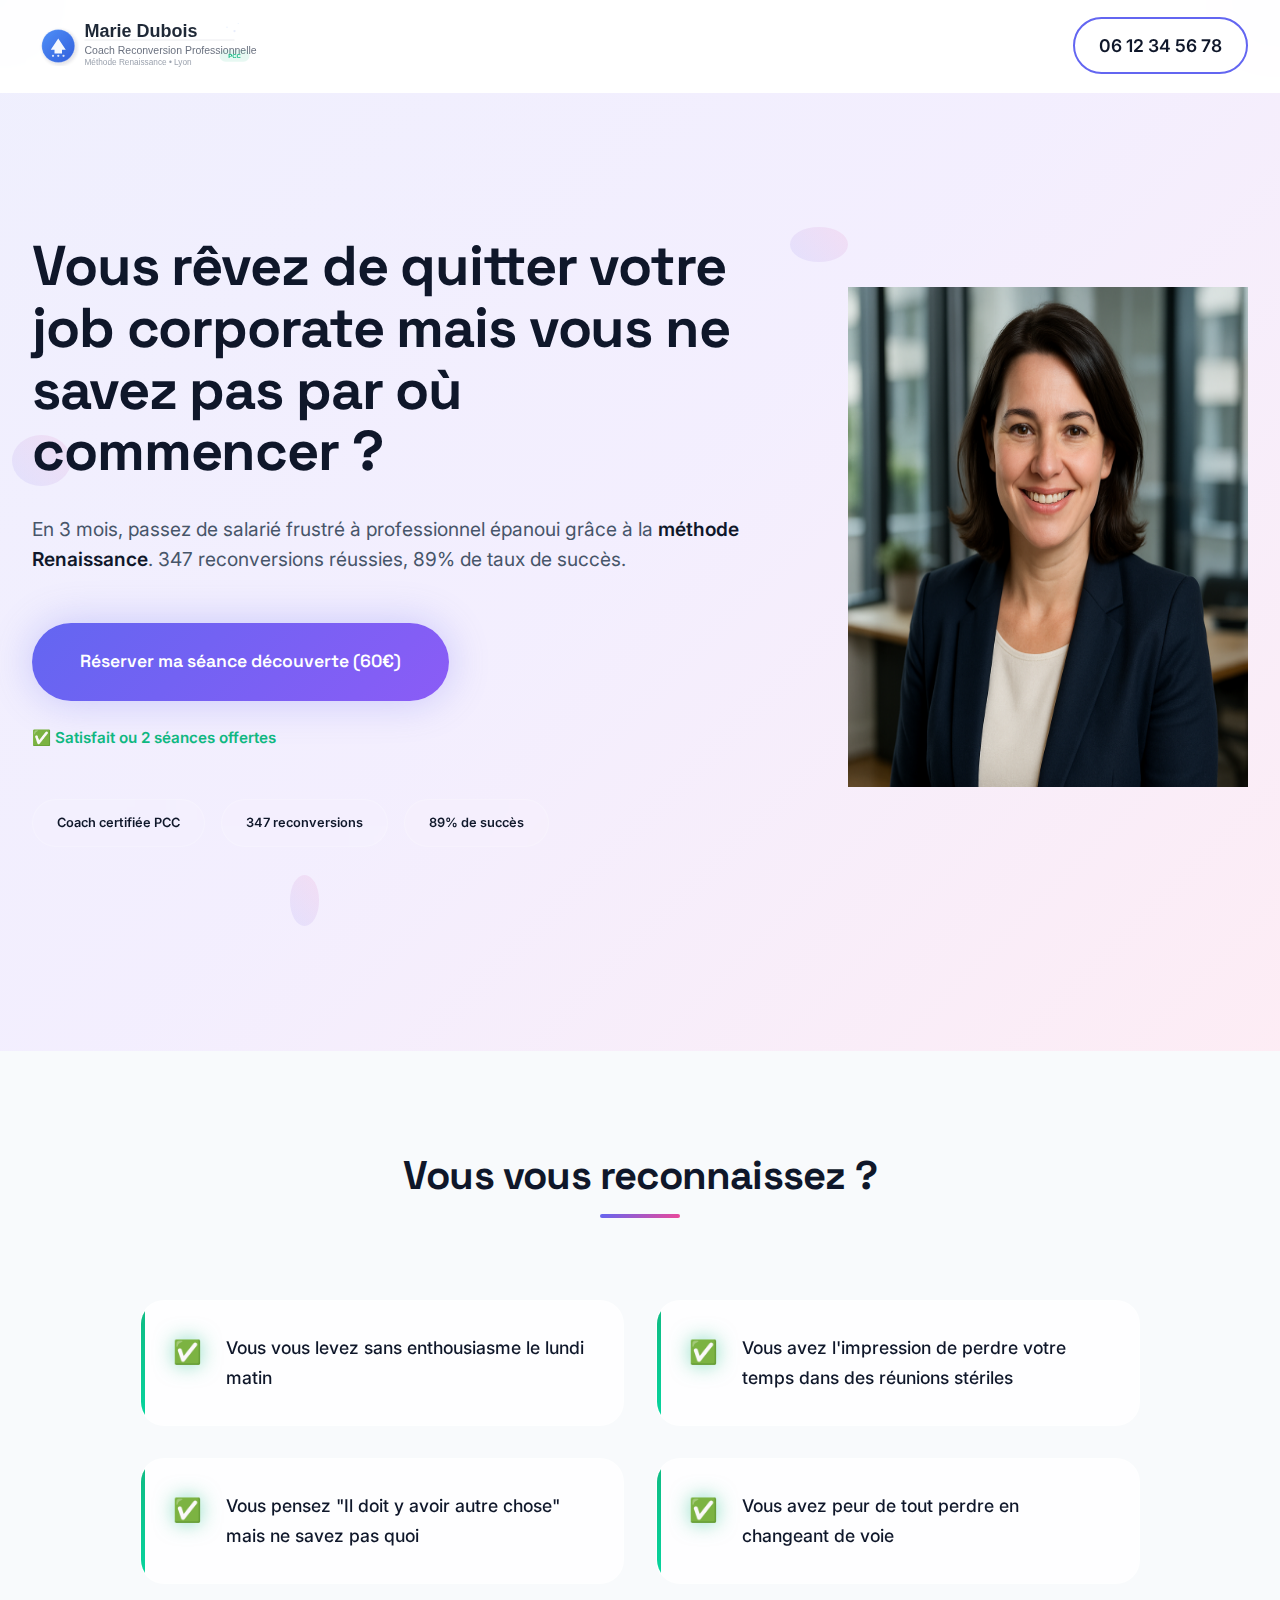
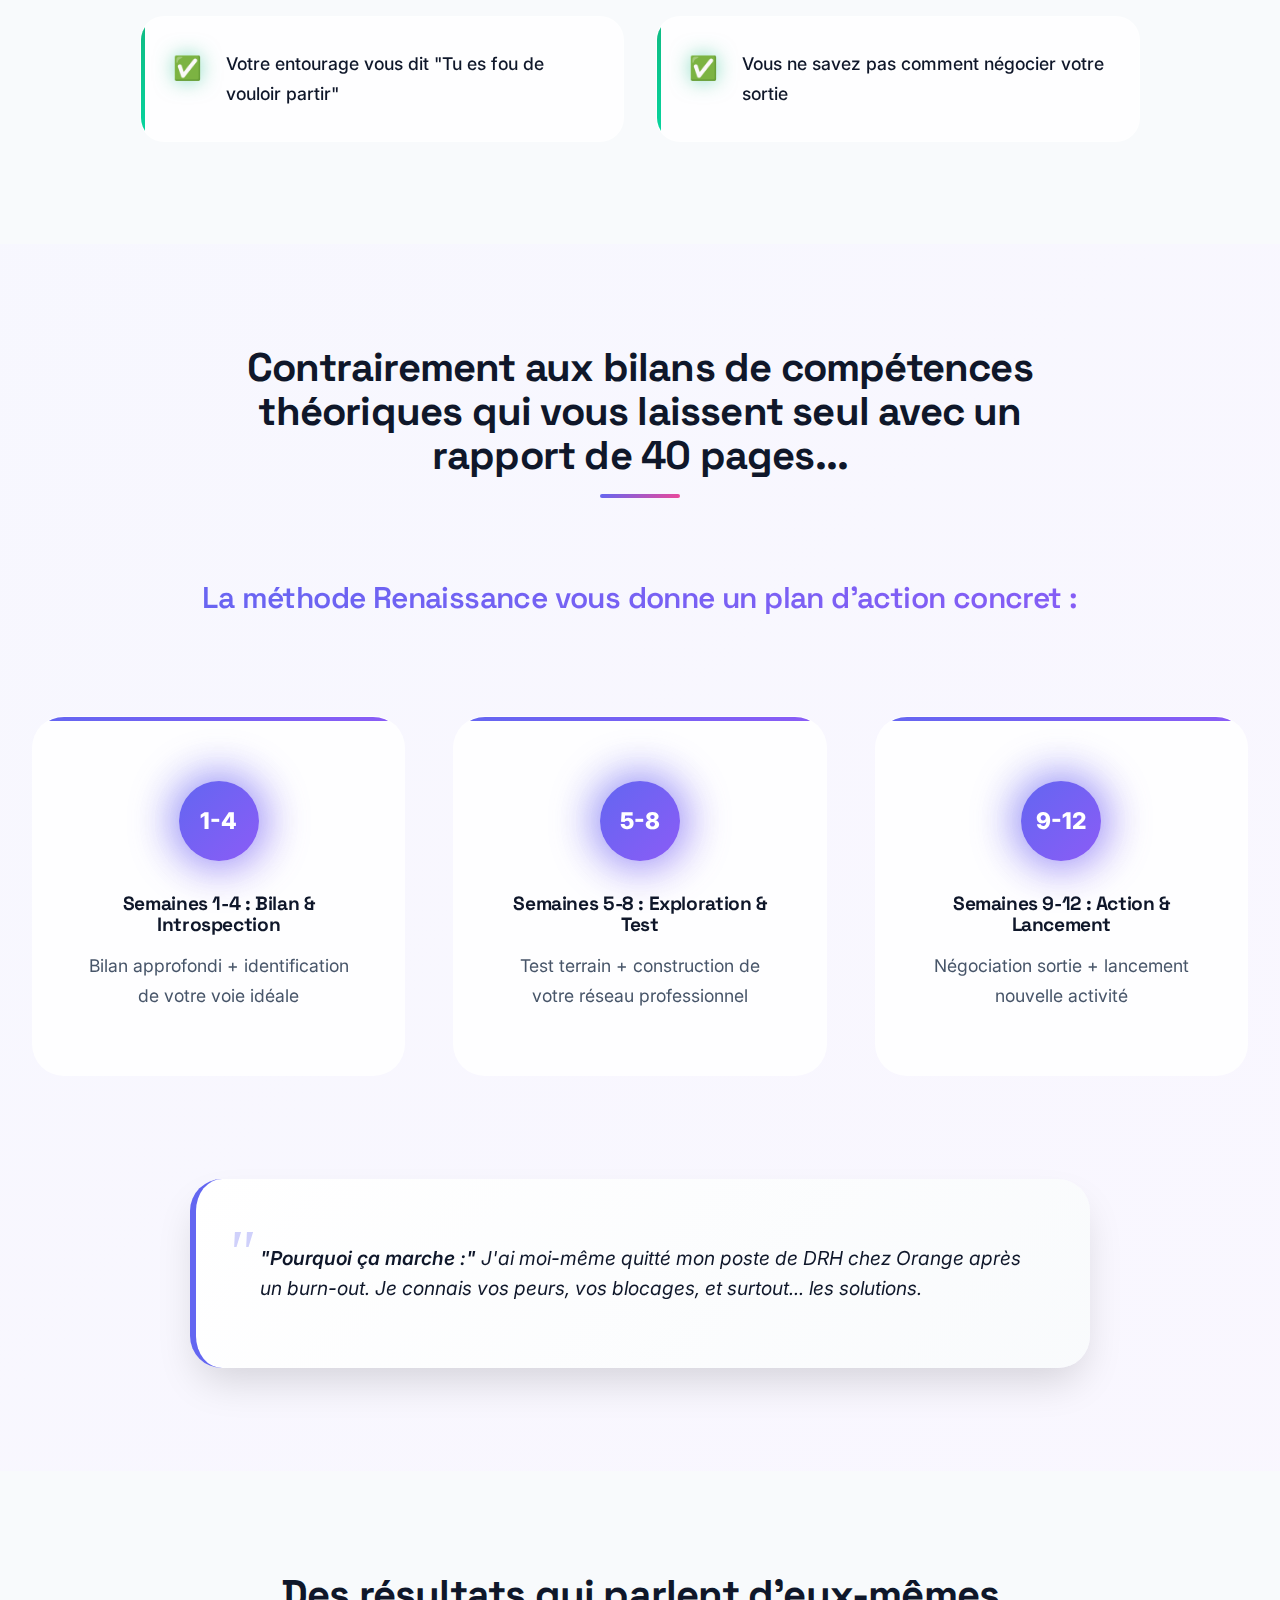
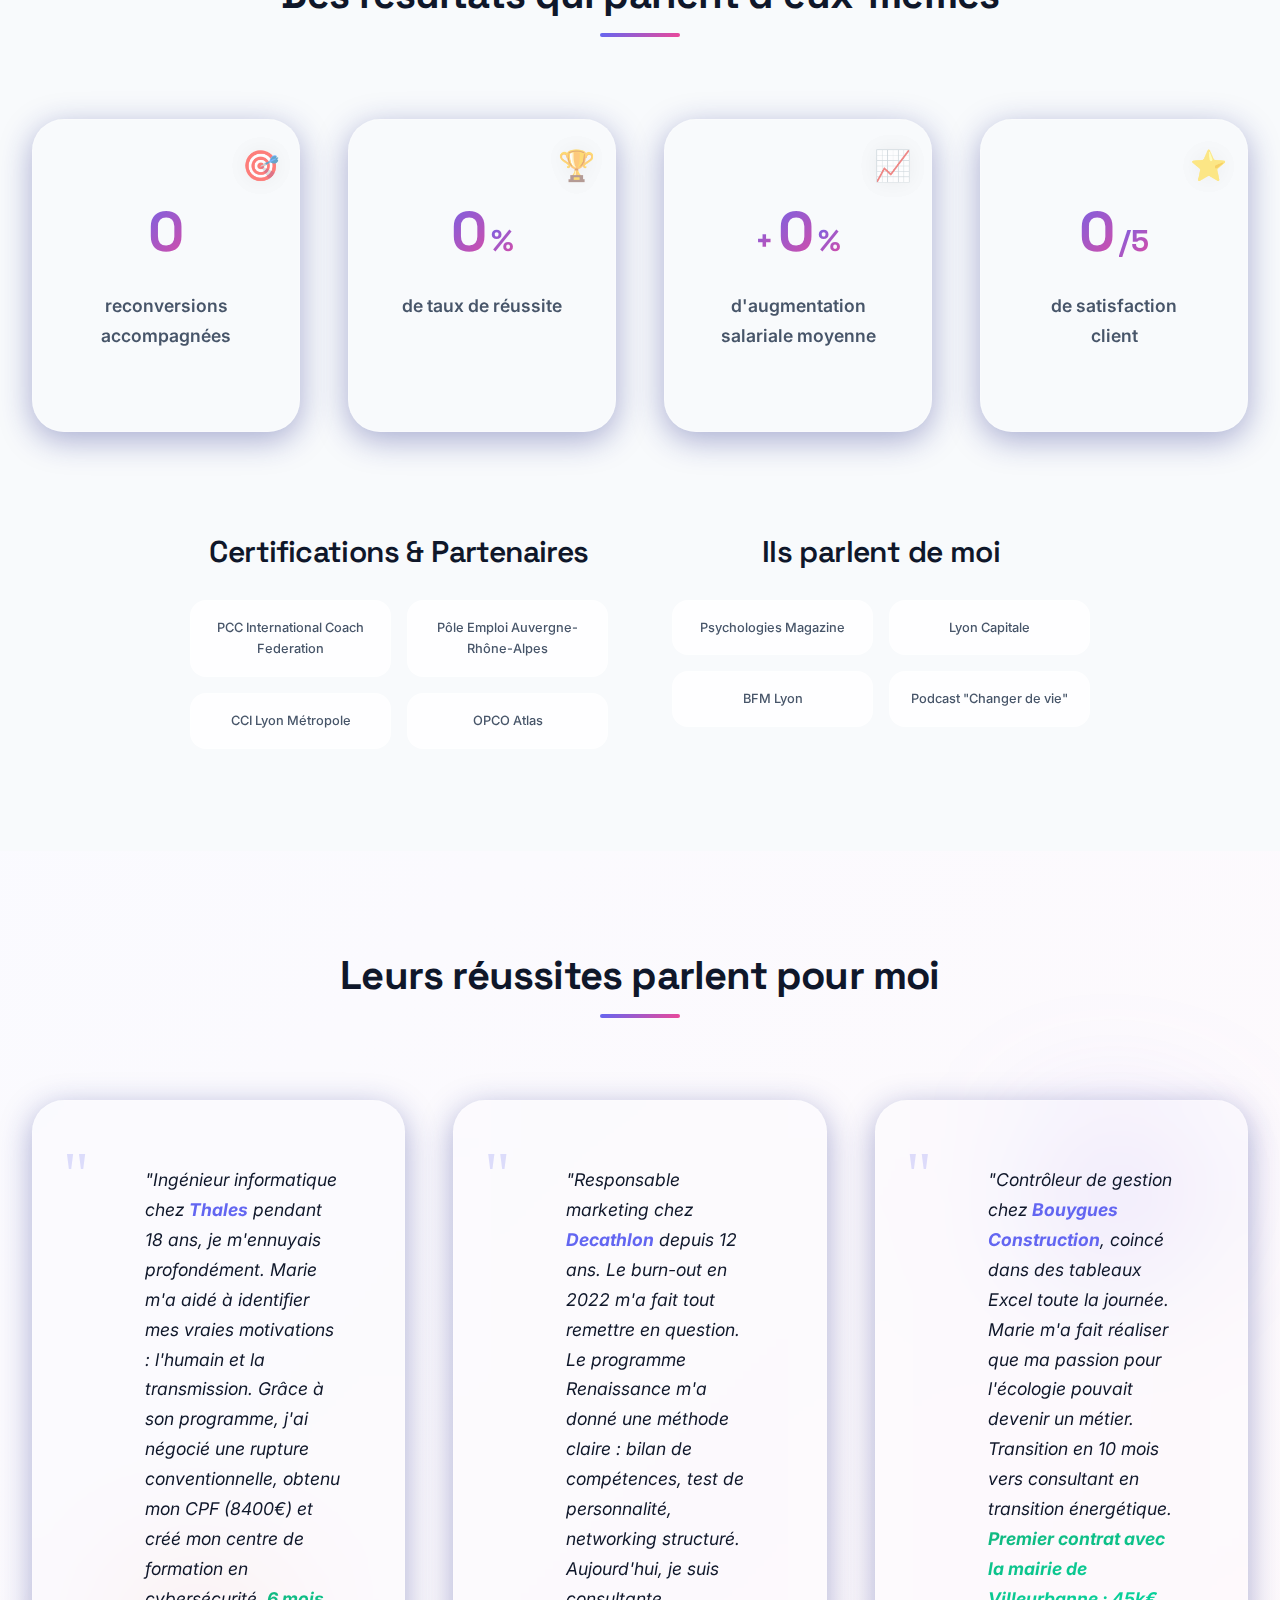
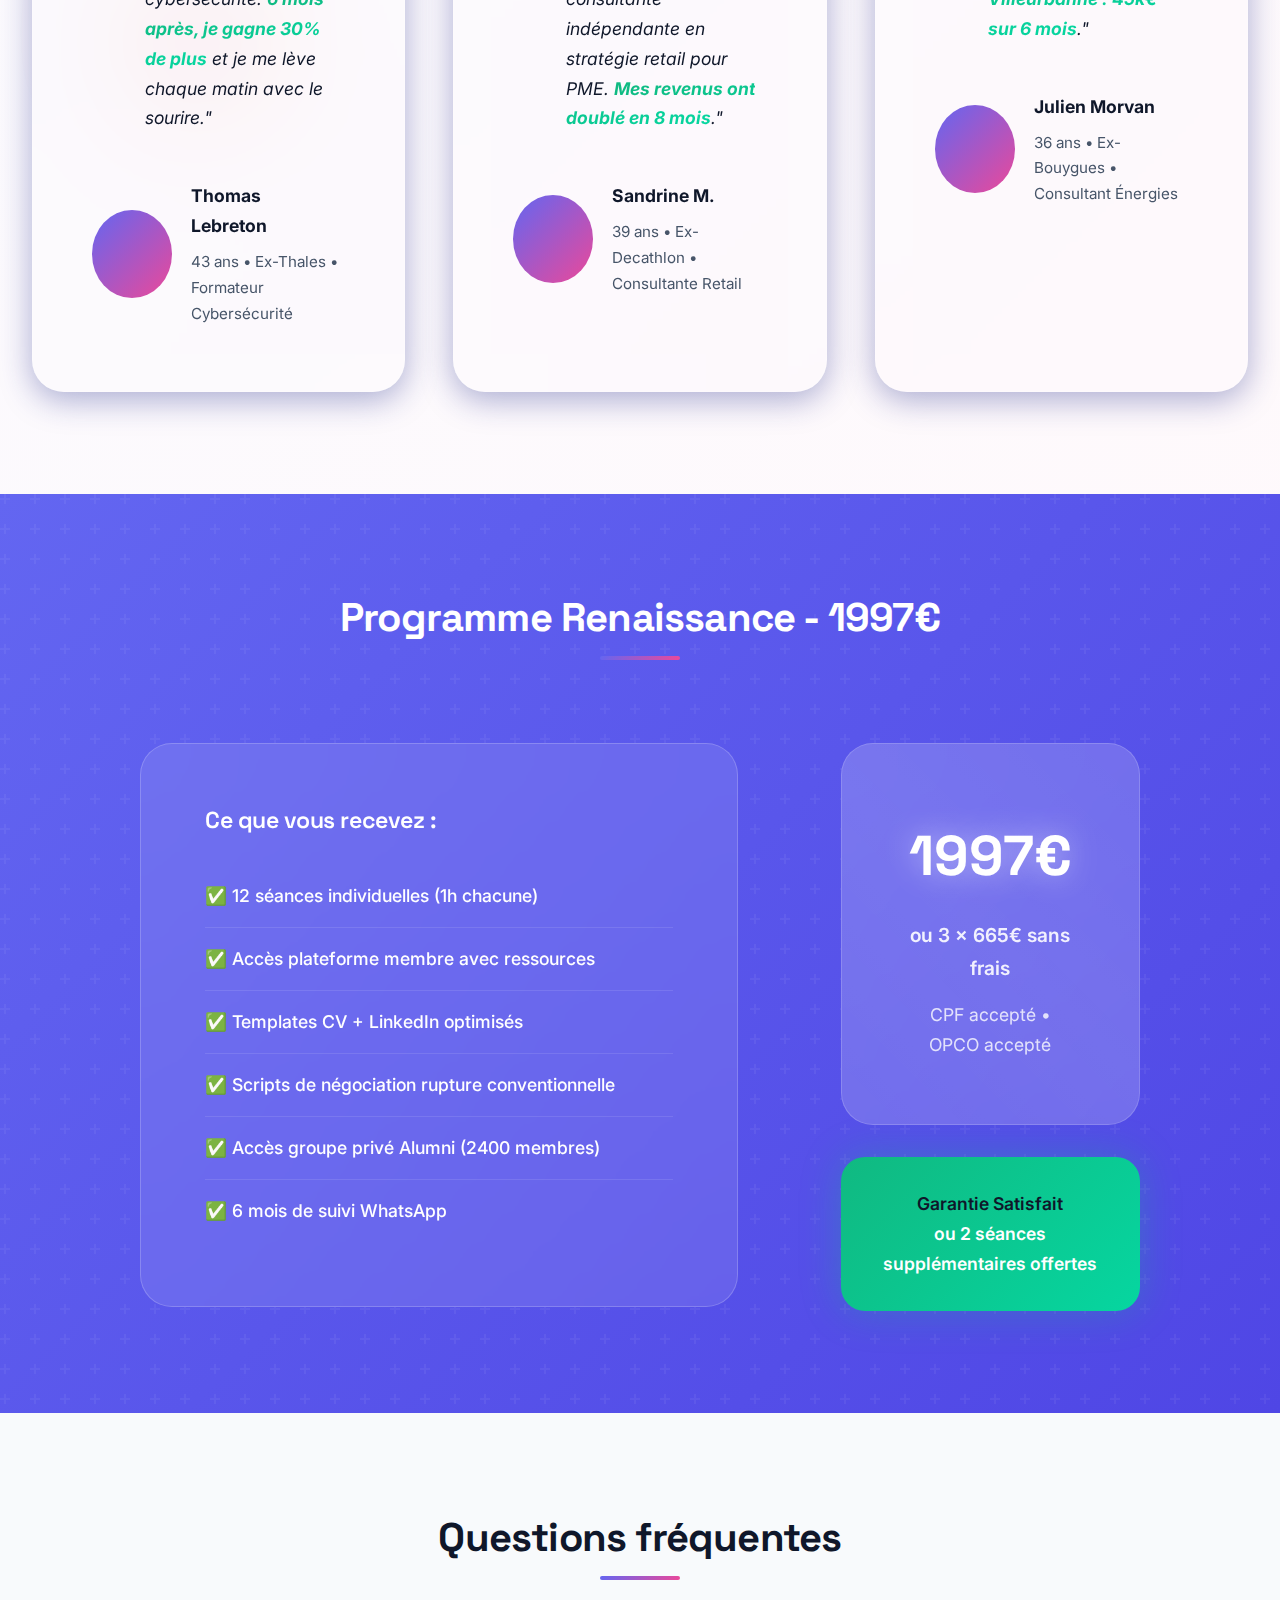
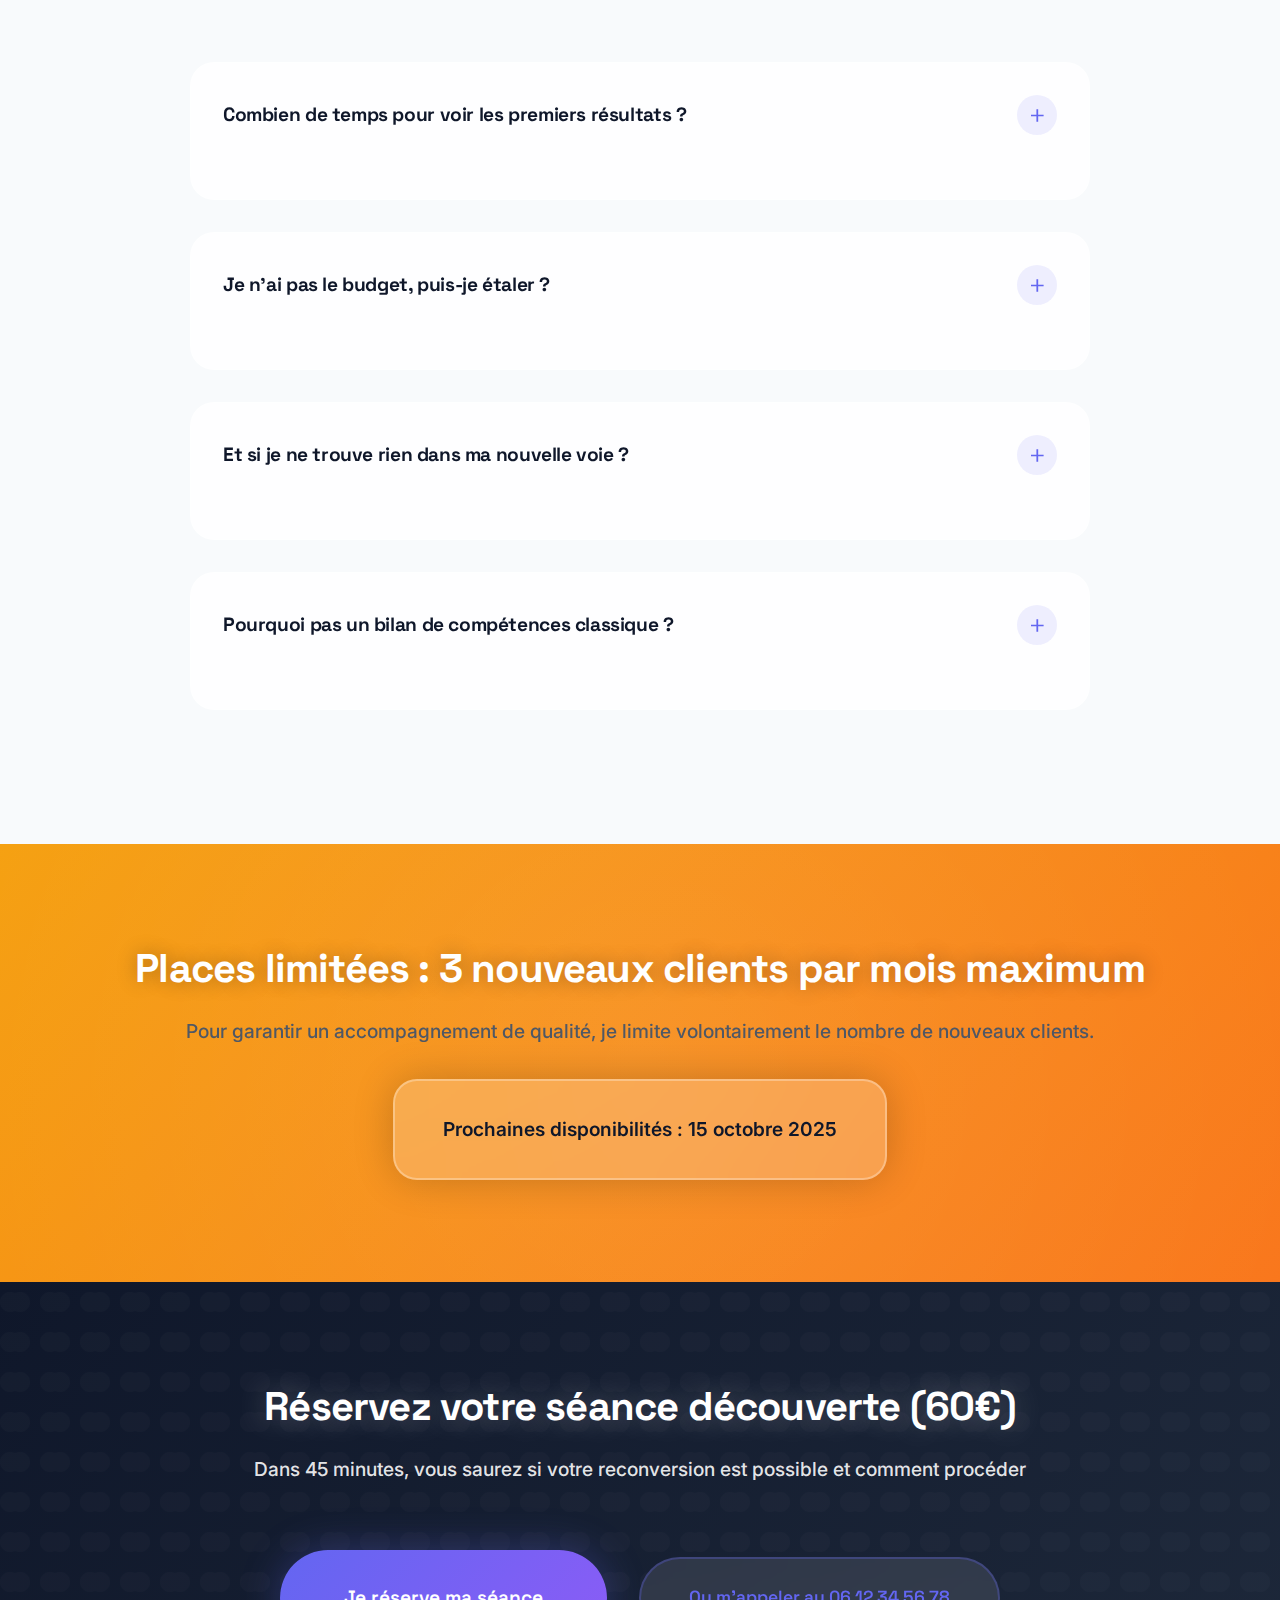
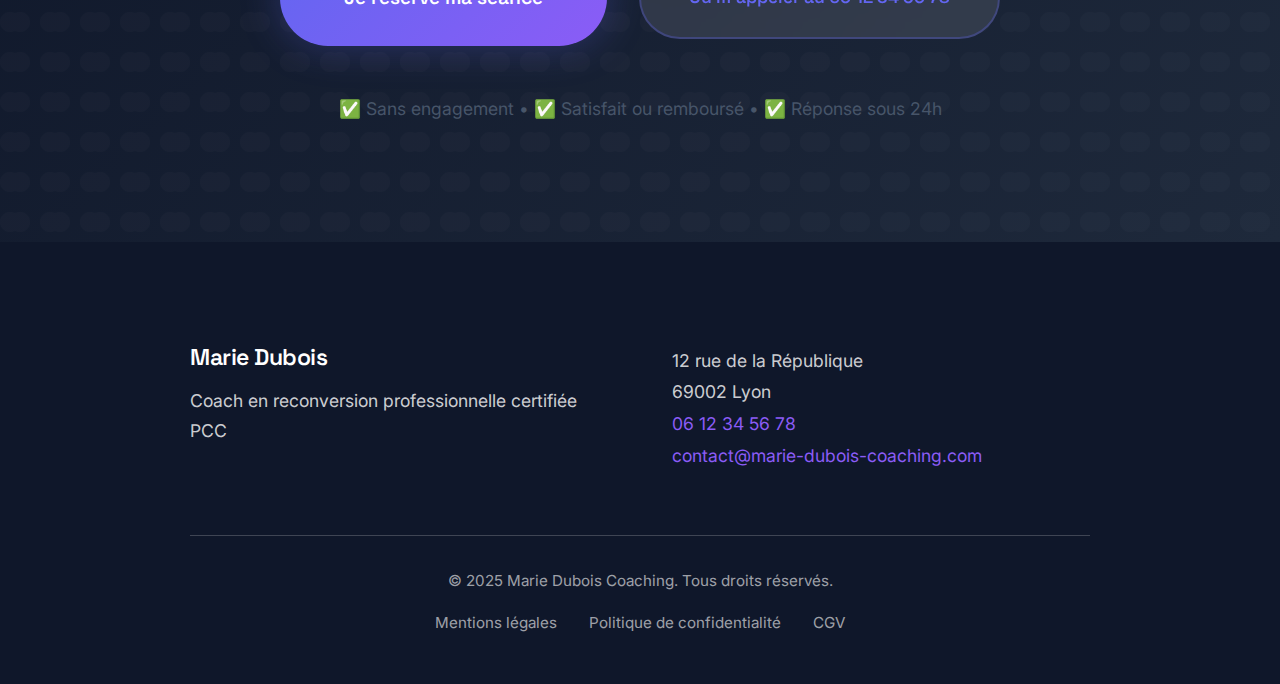
<file: portfolio/marie-dubois/index.html>
<!DOCTYPE html>
<html lang="fr">
<head>
    <meta charset="UTF-8">
    <meta name="viewport" content="width=device-width, initial-scale=1.0">
    
    <!-- SEO Meta Tags -->
    <title>Marie Dubois - Coach Reconversion Professionnelle Lyon | Programme Renaissance</title>
    <meta name="description" content="Coach en reconversion professionnelle à Lyon. 347 transitions réussies, 89% de succès. Programme Renaissance 3 mois pour quitter le corporate et s'épanouir.">
    <meta name="keywords" content="coach reconversion lyon, changer de métier, reconversion professionnelle, quitter corporate, coaching carrière, burn out">
    <meta name="author" content="Marie Dubois">
    <meta name="robots" content="index, follow">
    <link rel="canonical" href="https://marie-dubois-coaching.com">
    
    <!-- Open Graph / Facebook -->
    <meta property="og:type" content="website">
    <meta property="og:url" content="https://marie-dubois-coaching.com">
    <meta property="og:title" content="Marie Dubois - Coach Reconversion Professionnelle Lyon">
    <meta property="og:description" content="Passez de salarié frustré à professionnel épanoui en 3 mois. 347 reconversions réussies avec la méthode Renaissance.">
    <meta property="og:image" content="https://marie-dubois-coaching.com/images/marie-dubois-coach.jpg">
    <meta property="og:image:width" content="1200">
    <meta property="og:image:height" content="630">
    <meta property="og:site_name" content="Marie Dubois Coaching">
    <meta property="og:locale" content="fr_FR">
    
    <!-- Twitter -->
    <meta name="twitter:card" content="summary_large_image">
    <meta name="twitter:url" content="https://marie-dubois-coaching.com">
    <meta name="twitter:title" content="Marie Dubois - Coach Reconversion Professionnelle Lyon">
    <meta name="twitter:description" content="Passez de salarié frustré à professionnel épanoui en 3 mois. 347 reconversions réussies avec la méthode Renaissance.">
    <meta name="twitter:image" content="https://marie-dubois-coaching.com/images/marie-dubois-coach.jpg">
    
    <!-- Favicon -->
    <link rel="icon" type="image/svg+xml" href="/favicon.svg">
    <link rel="icon" type="image/png" href="/favicon.png">
    
    <!-- Styles -->
    <link rel="stylesheet" href="assets/css/style.css">
    
    <!-- Preload critical resources -->
    <link rel="preload" href="assets/css/style.css" as="style">
    <link rel="preload" href="assets/js/script.js" as="script">
    
    <!-- JSON-LD Schema Markup -->
    <script type="application/ld+json">
    {
        "@context": "https://schema.org",
        "@type": "ProfessionalService",
        "name": "Marie Dubois Coaching",
        "description": "Coach en reconversion professionnelle spécialisée dans l'accompagnement des transitions corporate vers l'entrepreneuriat",
        "url": "https://marie-dubois-coaching.com",
        "telephone": "+33-6-12-34-56-78",
        "address": {
            "@type": "PostalAddress",
            "streetAddress": "12 rue de la République",
            "addressLocality": "Lyon",
            "postalCode": "69002",
            "addressCountry": "FR"
        },
        "geo": {
            "@type": "GeoCoordinates",
            "latitude": "45.7640",
            "longitude": "4.8357"
        },
        "openingHours": "Mo-Fr 09:00-18:00",
        "priceRange": "€€",
        "founder": {
            "@type": "Person",
            "name": "Marie Dubois",
            "jobTitle": "Coach Professionnel Certifié",
            "description": "Ex-DRH reconvertie en coach, spécialiste des transitions professionnelles après 40 ans",
            "knowsAbout": ["Reconversion professionnelle", "Coaching de carrière", "Transition corporate", "Burn-out", "Entrepreneuriat"],
            "hasCredential": [
                {
                    "@type": "EducationalOccupationalCredential",
                    "name": "PCC International Coach Federation",
                    "credentialCategory": "Certification professionnelle"
                }
            ]
        },
        "serviceType": [
            "Coaching en reconversion professionnelle",
            "Bilan de compétences",
            "Accompagnement création entreprise"
        ],
        "areaServed": {
            "@type": "Place",
            "name": "Lyon et région Auvergne-Rhône-Alpes"
        },
        "aggregateRating": {
            "@type": "AggregateRating",
            "ratingValue": "4.9",
            "reviewCount": "127",
            "bestRating": "5"
        },
        "review": [
            {
                "@type": "Review",
                "author": {
                    "@type": "Person",
                    "name": "Thomas Lebreton"
                },
                "reviewRating": {
                    "@type": "Rating",
                    "ratingValue": "5"
                },
                "reviewBody": "Marie m'a aidé à passer d'ingénieur chez Thales à créateur de centre de formation. Transition réussie en 6 mois avec 30% d'augmentation de revenus."
            }
        ]
    }
    </script>
</head>
<body>
    <!-- Header -->
    <header class="header">
        <nav class="nav" role="navigation" aria-label="Navigation principale">
            <div class="container">
                <div class="nav-brand">
                    <a href="#" class="logo" aria-label="Marie Dubois Coaching - Accueil">
                        <img src="assets/images/logo.svg" alt="Marie Dubois - Coach Reconversion Professionnelle" width="250" height="67"
                            loading="eager">
                    </a>
                </div>
                <div class="nav-contact">
                    <a href="tel:+33612345678" class="phone-link" aria-label="Appeler Marie Dubois">
                        06 12 34 56 78
                    </a>
                </div>
            </div>
        </nav>
    </header>

    <!-- Main Content -->
    <main>
        <!-- Hero Section -->
        <section class="hero" id="hero">
            <div class="container">
                <div class="hero-content">
                    <div class="hero-text">
                        <h1 class="hero-title">
                            Vous rêvez de quitter votre job corporate mais vous ne savez pas par où commencer ?
                        </h1>
                        <p class="hero-subtitle">
                            En 3 mois, passez de salarié frustré à professionnel épanoui grâce à la 
                            <strong>méthode Renaissance</strong>. 347 reconversions réussies, 89% de taux de succès.
                        </p>
                        <div class="hero-cta">
                            <a href="#contact" class="btn-primary" aria-describedby="guarantee">
                                Réserver ma séance découverte (60€)
                            </a>
                            <p class="guarantee" id="guarantee">
                                ✅ Satisfait ou 2 séances offertes
                            </p>
                        </div>
                        <div class="hero-social-proof">
                            <div class="credentials">
                                <span class="badge">Coach certifiée PCC</span>
                                <span class="badge">347 reconversions</span>
                                <span class="badge">89% de succès</span>
                            </div>
                        </div>
                    </div>
                    <div class="hero-image">
                        <img src="assets/images/md_photo.png" 
                             alt="Marie Dubois, coach en reconversion professionnelle à Lyon" 
                             width="400" 
                             height="500"
                             loading="eager">
                    </div>
                </div>
            </div>
        </section>

        <!-- Problem Section -->
        <section class="problem" id="problem">
            <div class="container">
                <h2 class="section-title">Vous vous reconnaissez ?</h2>
                <div class="problem-grid">
                    <div class="problem-item">
                        <span class="check">✅</span>
                        <p>Vous vous levez sans enthousiasme le lundi matin</p>
                    </div>
                    <div class="problem-item">
                        <span class="check">✅</span>
                        <p>Vous avez l'impression de perdre votre temps dans des réunions stériles</p>
                    </div>
                    <div class="problem-item">
                        <span class="check">✅</span>
                        <p>Vous pensez "Il doit y avoir autre chose" mais ne savez pas quoi</p>
                    </div>
                    <div class="problem-item">
                        <span class="check">✅</span>
                        <p>Vous avez peur de tout perdre en changeant de voie</p>
                    </div>
                    <div class="problem-item">
                        <span class="check">✅</span>
                        <p>Votre entourage vous dit "Tu es fou de vouloir partir"</p>
                    </div>
                    <div class="problem-item">
                        <span class="check">✅</span>
                        <p>Vous ne savez pas comment négocier votre sortie</p>
                    </div>
                </div>
            </div>
        </section>

        <!-- Solution Section -->
        <section class="solution" id="solution">
            <div class="container">
                <h2 class="section-title">
                    Contrairement aux bilans de compétences théoriques qui vous laissent seul avec un rapport de 40 pages...
                </h2>
                <div class="solution-content">
                    <div class="method-intro">
                        <h3>La méthode Renaissance vous donne un plan d'action concret :</h3>
                    </div>
                    <div class="method-steps">
                        <article class="step">
                            <div class="step-number">1-4</div>
                            <div class="step-content">
                                <h4>Semaines 1-4 : Bilan & Introspection</h4>
                                <p>Bilan approfondi + identification de votre voie idéale</p>
                            </div>
                        </article>
                        <article class="step">
                            <div class="step-number">5-8</div>
                            <div class="step-content">
                                <h4>Semaines 5-8 : Exploration & Test</h4>
                                <p>Test terrain + construction de votre réseau professionnel</p>
                            </div>
                        </article>
                        <article class="step">
                            <div class="step-number">9-12</div>
                            <div class="step-content">
                                <h4>Semaines 9-12 : Action & Lancement</h4>
                                <p>Négociation sortie + lancement nouvelle activité</p>
                            </div>
                        </article>
                    </div>
                    <div class="why-works">
                        <blockquote class="personal-story">
                            <p>
                                <strong>"Pourquoi ça marche :"</strong> J'ai moi-même quitté mon poste de DRH chez Orange après un burn-out. 
                                Je connais vos peurs, vos blocages, et surtout... les solutions.
                            </p>
                        </blockquote>
                    </div>
                </div>
            </div>
        </section>

        <!-- Credibility Section -->
        <section class="credibility" id="credibility">
            <div class="container">
                <h2 class="section-title">Des résultats qui parlent d'eux-mêmes</h2>
                <div class="stats-grid">
                    <div class="stat-item glass-card">
                        <div class="stat-number" data-count="347">0</div>
                        <div class="stat-label">reconversions accompagnées</div>
                        <div class="stat-icon">🎯</div>
                    </div>
                    <div class="stat-item glass-card">
                        <div class="stat-number" data-count="89">0</div>
                        <div class="stat-suffix">%</div>
                        <div class="stat-label">de taux de réussite</div>
                        <div class="stat-icon">🏆</div>
                    </div>
                    <div class="stat-item glass-card">
                        <div class="stat-prefix">+</div>
                        <div class="stat-number" data-count="34">0</div>
                        <div class="stat-suffix">%</div>
                        <div class="stat-label">d'augmentation salariale moyenne</div>
                        <div class="stat-icon">📈</div>
                    </div>
                    <div class="stat-item glass-card">
                        <div class="stat-number" data-count="4.9">0</div>
                        <div class="stat-suffix">/5</div>
                        <div class="stat-label">de satisfaction client</div>
                        <div class="stat-icon">⭐</div>
                    </div>
                </div>
                
                <div class="credentials-section">
                    <div class="certifications">
                        <h3>Certifications & Partenaires</h3>
                        <div class="cert-grid">
                            <div class="cert-item">PCC International Coach Federation</div>
                            <div class="cert-item">Pôle Emploi Auvergne-Rhône-Alpes</div>
                            <div class="cert-item">CCI Lyon Métropole</div>
                            <div class="cert-item">OPCO Atlas</div>
                        </div>
                    </div>
                    
                    <div class="media-mentions">
                        <h3>Ils parlent de moi</h3>
                        <div class="media-grid">
                            <div class="media-item">Psychologies Magazine</div>
                            <div class="media-item">Lyon Capitale</div>
                            <div class="media-item">BFM Lyon</div>
                            <div class="media-item">Podcast "Changer de vie"</div>
                        </div>
                    </div>
                </div>
            </div>
        </section>

        <!-- Testimonials Section -->
        <section class="testimonials" id="testimonials">
            <div class="testimonials-bg">
                <div class="floating-shape shape-1"></div>
                <div class="floating-shape shape-2"></div>
            </div>
            <div class="container">
                <h2 class="section-title">Leurs réussites parlent pour moi</h2>
                <div class="testimonials-grid">
                    <article class="testimonial glass-card tilt-card">
                        <div class="testimonial-content">
                            <div class="quote-icon">"</div>
                            <blockquote>
                                <p>
                                    "Ingénieur informatique chez <span class="company-highlight">Thales</span> pendant 18 ans, je m'ennuyais profondément. 
                                    Marie m'a aidé à identifier mes vraies motivations : l'humain et la transmission. 
                                    Grâce à son programme, j'ai négocié une rupture conventionnelle, obtenu mon CPF (8400€) 
                                    et créé mon centre de formation en cybersécurité. <span class="success-highlight">6 mois après, je gagne 30% de plus</span> et 
                                    je me lève chaque matin avec le sourire."
                                </p>
                            </blockquote>
                            <div class="testimonial-author">
                                <div class="author-avatar">
                                    <img src="assets/images/thomas_lebreton.png" alt="Thomas Lebreton" width="60" height="60" loading="lazy">
                                    <div class="avatar-ring"></div>
                                </div>
                                <div class="author-info">
                                    <cite class="author-name">Thomas Lebreton</cite>
                                    <div class="author-details">43 ans • Ex-Thales • Formateur Cybersécurité</div>
                                </div>
                            </div>
                        </div>
                    </article>

                    <article class="testimonial glass-card tilt-card">
                        <div class="testimonial-content">
                            <div class="quote-icon">"</div>
                            <blockquote>
                                <p>
                                    "Responsable marketing chez <span class="company-highlight">Decathlon</span> depuis 12 ans. Le burn-out en 2022 m'a fait tout remettre 
                                    en question. Le programme Renaissance m'a donné une méthode claire : bilan de compétences, 
                                    test de personnalité, networking structuré. Aujourd'hui, je suis consultante indépendante en 
                                    stratégie retail pour PME. <span class="success-highlight">Mes revenus ont doublé en 8 mois</span>."
                                </p>
                            </blockquote>
                            <div class="testimonial-author">
                                <div class="author-avatar">
                                    <img src="assets/images/Sandrine_M.png" alt="Sandrine M." width="60" height="60" loading="lazy">
                                    <div class="avatar-ring"></div>
                                </div>
                                <div class="author-info">
                                    <cite class="author-name">Sandrine M.</cite>
                                    <div class="author-details">39 ans • Ex-Decathlon • Consultante Retail</div>
                                </div>
                            </div>
                        </div>
                    </article>

                    <article class="testimonial glass-card tilt-card">
                        <div class="testimonial-content">
                            <div class="quote-icon">"</div>
                            <blockquote>
                                <p>
                                    "Contrôleur de gestion chez <span class="company-highlight">Bouygues Construction</span>, coincé dans des tableaux Excel toute la journée. 
                                    Marie m'a fait réaliser que ma passion pour l'écologie pouvait devenir un métier. Transition en 
                                    10 mois vers consultant en transition énergétique. <span class="success-highlight">Premier contrat avec la mairie de Villeurbanne : 
                                    45k€ sur 6 mois</span>."
                                </p>
                            </blockquote>
                            <div class="testimonial-author">
                                <div class="author-avatar">
                                    <img src="assets/images/Julien_morvan.png" alt="Julien Morvan" width="60" height="60" loading="lazy">
                                    <div class="avatar-ring"></div>
                                </div>
                                <div class="author-info">
                                    <cite class="author-name">Julien Morvan</cite>
                                    <div class="author-details">36 ans • Ex-Bouygues • Consultant Énergies</div>
                                </div>
                            </div>
                        </div>
                    </article>
                </div>
            </div>
        </section>

        <!-- Offer Section -->
        <section class="offer" id="offer">
            <div class="container">
                <h2 class="section-title">Programme Renaissance - 1997€</h2>
                <div class="offer-content">
                    <div class="offer-main">
                        <h3>Ce que vous recevez :</h3>
                        <ul class="offer-list">
                            <li>✅ 12 séances individuelles (1h chacune)</li>
                            <li>✅ Accès plateforme membre avec ressources</li>
                            <li>✅ Templates CV + LinkedIn optimisés</li>
                            <li>✅ Scripts de négociation rupture conventionnelle</li>
                            <li>✅ Accès groupe privé Alumni (2400 membres)</li>
                            <li>✅ 6 mois de suivi WhatsApp</li>
                        </ul>
                    </div>
                    <div class="offer-details">
                        <div class="pricing">
                            <div class="price-main">1997€</div>
                            <div class="price-split">ou 3 x 665€ sans frais</div>
                            <div class="price-options">CPF accepté • OPCO accepté</div>
                        </div>
                        <div class="guarantee-box">
                            <strong>Garantie Satisfait</strong><br>
                            ou 2 séances supplémentaires offertes
                        </div>
                    </div>
                </div>
            </div>
        </section>

        <!-- FAQ Section -->
        <section class="faq" id="faq">
            <div class="container">
                <h2 class="section-title">Questions fréquentes</h2>
                <div class="faq-grid">
                    <div class="faq-item">
                        <h3 class="faq-question">Combien de temps pour voir les premiers résultats ?</h3>
                        <div class="faq-answer">
                            <p>Dès la 3ème séance, vous aurez votre feuille de route personnalisée. Les premières actions concrètes 
                            (CV, profil LinkedIn optimisé) sont faites en 15 jours. Pour un changement complet, comptez 6-18 mois selon votre situation.</p>
                        </div>
                    </div>
                    
                    <div class="faq-item">
                        <h3 class="faq-question">Je n'ai pas le budget, puis-je étaler ?</h3>
                        <div class="faq-answer">
                            <p>Oui : 3 x 665€ sans frais. Votre CPF peut financer jusqu'à 80% si vous êtes salarié. 
                            Les demandeurs d'emploi ont des tarifs préférentiels via Pôle Emploi.</p>
                        </div>
                    </div>
                    
                    <div class="faq-item">
                        <h3 class="faq-question">Et si je ne trouve rien dans ma nouvelle voie ?</h3>
                        <div class="faq-answer">
                            <p>Sur 347 accompagnements, seules 8 personnes n'ont pas concrétisé (2,3%). Dans ces cas, nous reprenons 
                            l'analyse ensemble. Mon réseau de 200+ recruteurs partenaires facilite les transitions.</p>
                        </div>
                    </div>
                    
                    <div class="faq-item">
                        <h3 class="faq-question">Pourquoi pas un bilan de compétences classique ?</h3>
                        <div class="faq-answer">
                            <p>Le bilan identifie, mon programme agit. Vous repartez avec un plan d'action concret, des outils pratiques 
                            et un réseau activable. Plus de 80% de mes clients passent à l'action dans le mois suivant.</p>
                        </div>
                    </div>
                </div>
            </div>
        </section>

        <!-- Urgency Section -->
        <section class="urgency" id="urgency">
            <div class="container">
                <div class="urgency-content">
                    <h2>Places limitées : 3 nouveaux clients par mois maximum</h2>
                    <p class="urgency-text">
                        Pour garantir un accompagnement de qualité, je limite volontairement le nombre de nouveaux clients.
                    </p>
                    <div class="next-availability">
                        <strong>Prochaines disponibilités : 15 octobre 2025</strong>
                    </div>
                </div>
            </div>
        </section>

        <!-- Final CTA Section -->
        <section class="final-cta" id="contact">
            <div class="container">
                <div class="cta-content">
                    <h2>Réservez votre séance découverte (60€)</h2>
                    <p class="cta-subtitle">
                        Dans 45 minutes, vous saurez si votre reconversion est possible et comment procéder
                    </p>
                    <div class="cta-buttons">
                        <a href="#" class="btn-primary btn-large" id="book-session">
                            Je réserve ma séance
                        </a>
                        <a href="tel:+33612345678" class="btn-secondary">
                            Ou m'appeler au 06 12 34 56 78
                        </a>
                    </div>
                    <div class="final-guarantee">
                        <p>✅ Sans engagement • ✅ Satisfait ou remboursé • ✅ Réponse sous 24h</p>
                    </div>
                </div>
            </div>
        </section>
    </main>

    <!-- Footer -->
    <footer class="footer">
        <div class="container">
            <div class="footer-content">
                <div class="footer-main">
                    <div class="footer-brand">
                        <h3>Marie Dubois</h3>
                        <p>Coach en reconversion professionnelle certifiée PCC</p>
                    </div>
                    <div class="footer-contact">
                        <address>
                            12 rue de la République<br>
                            69002 Lyon<br>
                            <a href="tel:+33612345678">06 12 34 56 78</a><br>
                            <a href="mailto:contact@marie-dubois-coaching.com">contact@marie-dubois-coaching.com</a>
                        </address>
                    </div>
                </div>
                <div class="footer-legal">
                    <p>&copy; 2025 Marie Dubois Coaching. Tous droits réservés.</p>
                    <div class="legal-links">
                        <a href="#mentions-legales">Mentions légales</a>
                        <a href="#politique-confidentialite">Politique de confidentialité</a>
                        <a href="#cgv">CGV</a>
                    </div>
                </div>
            </div>
        </div>
    </footer>

    <!-- Scripts -->
    <script src="assets/js/script.js" defer></script>
</body>
</html>
</file>
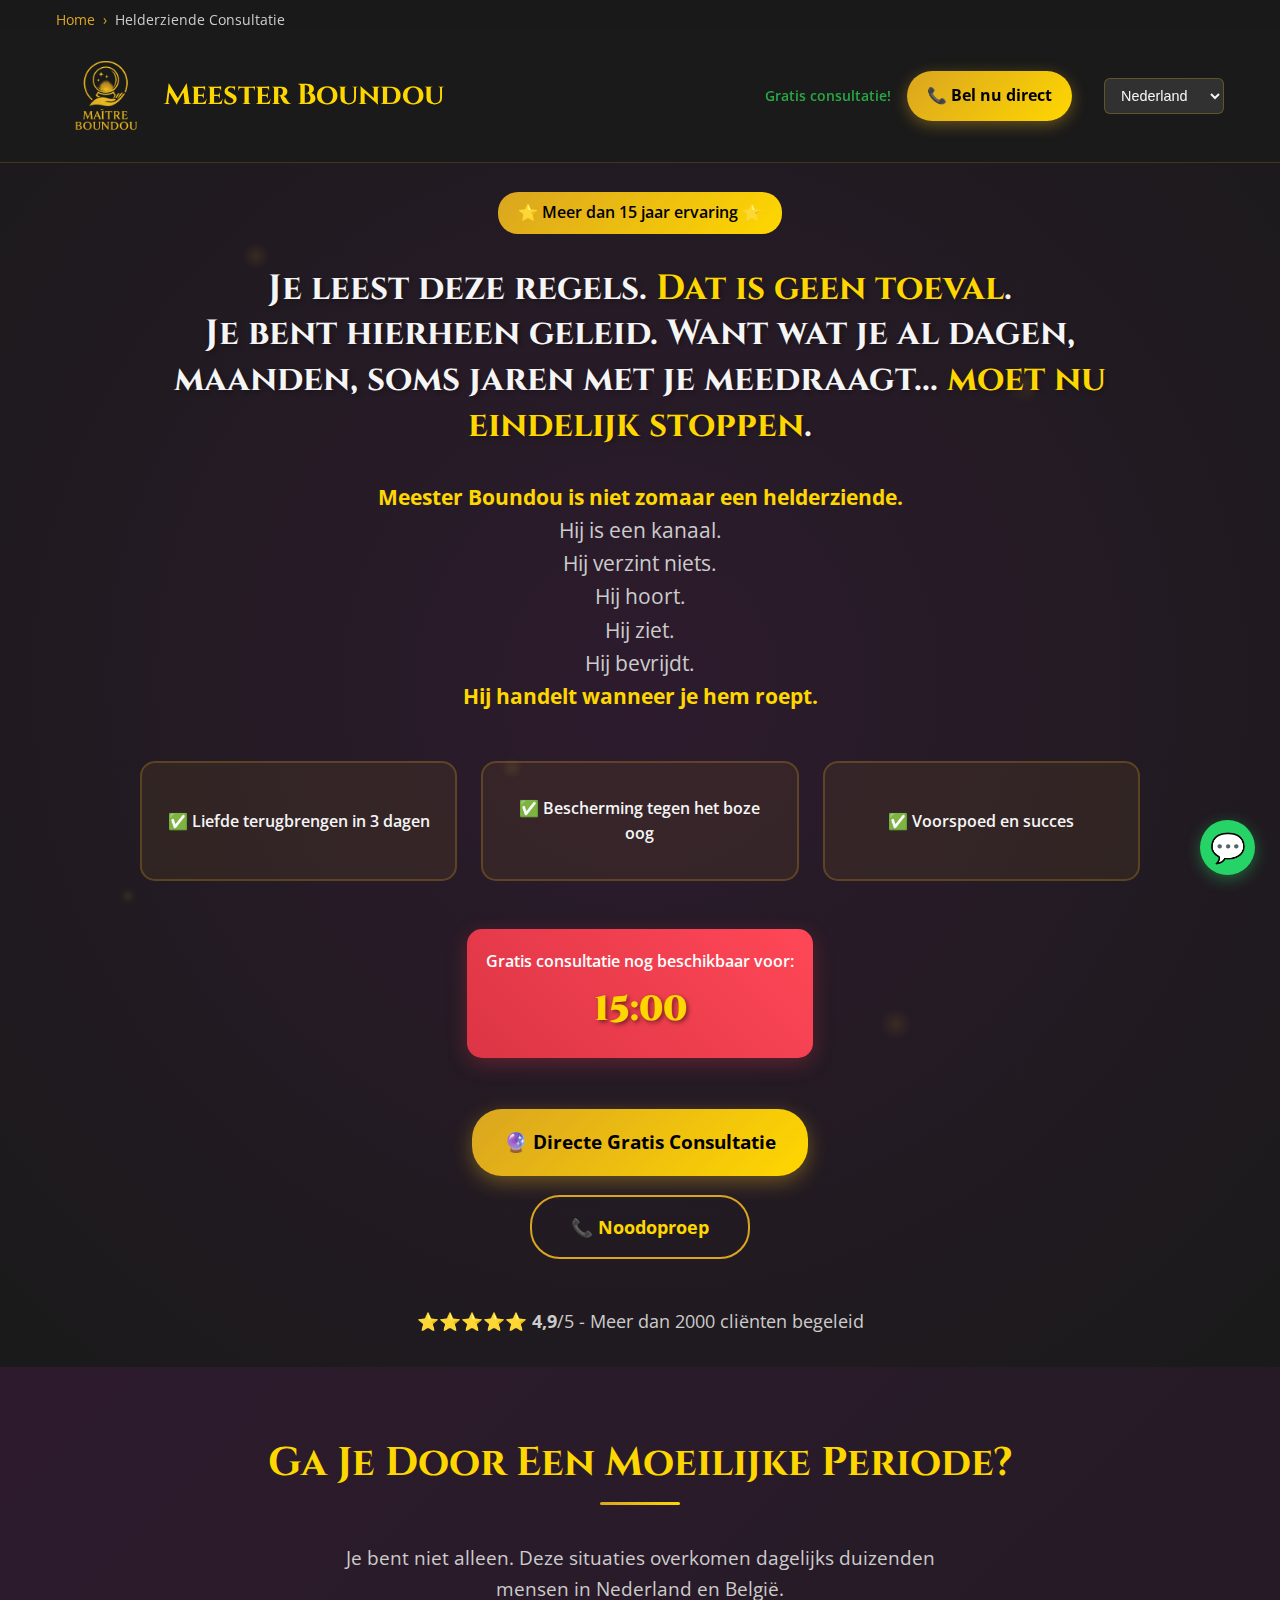
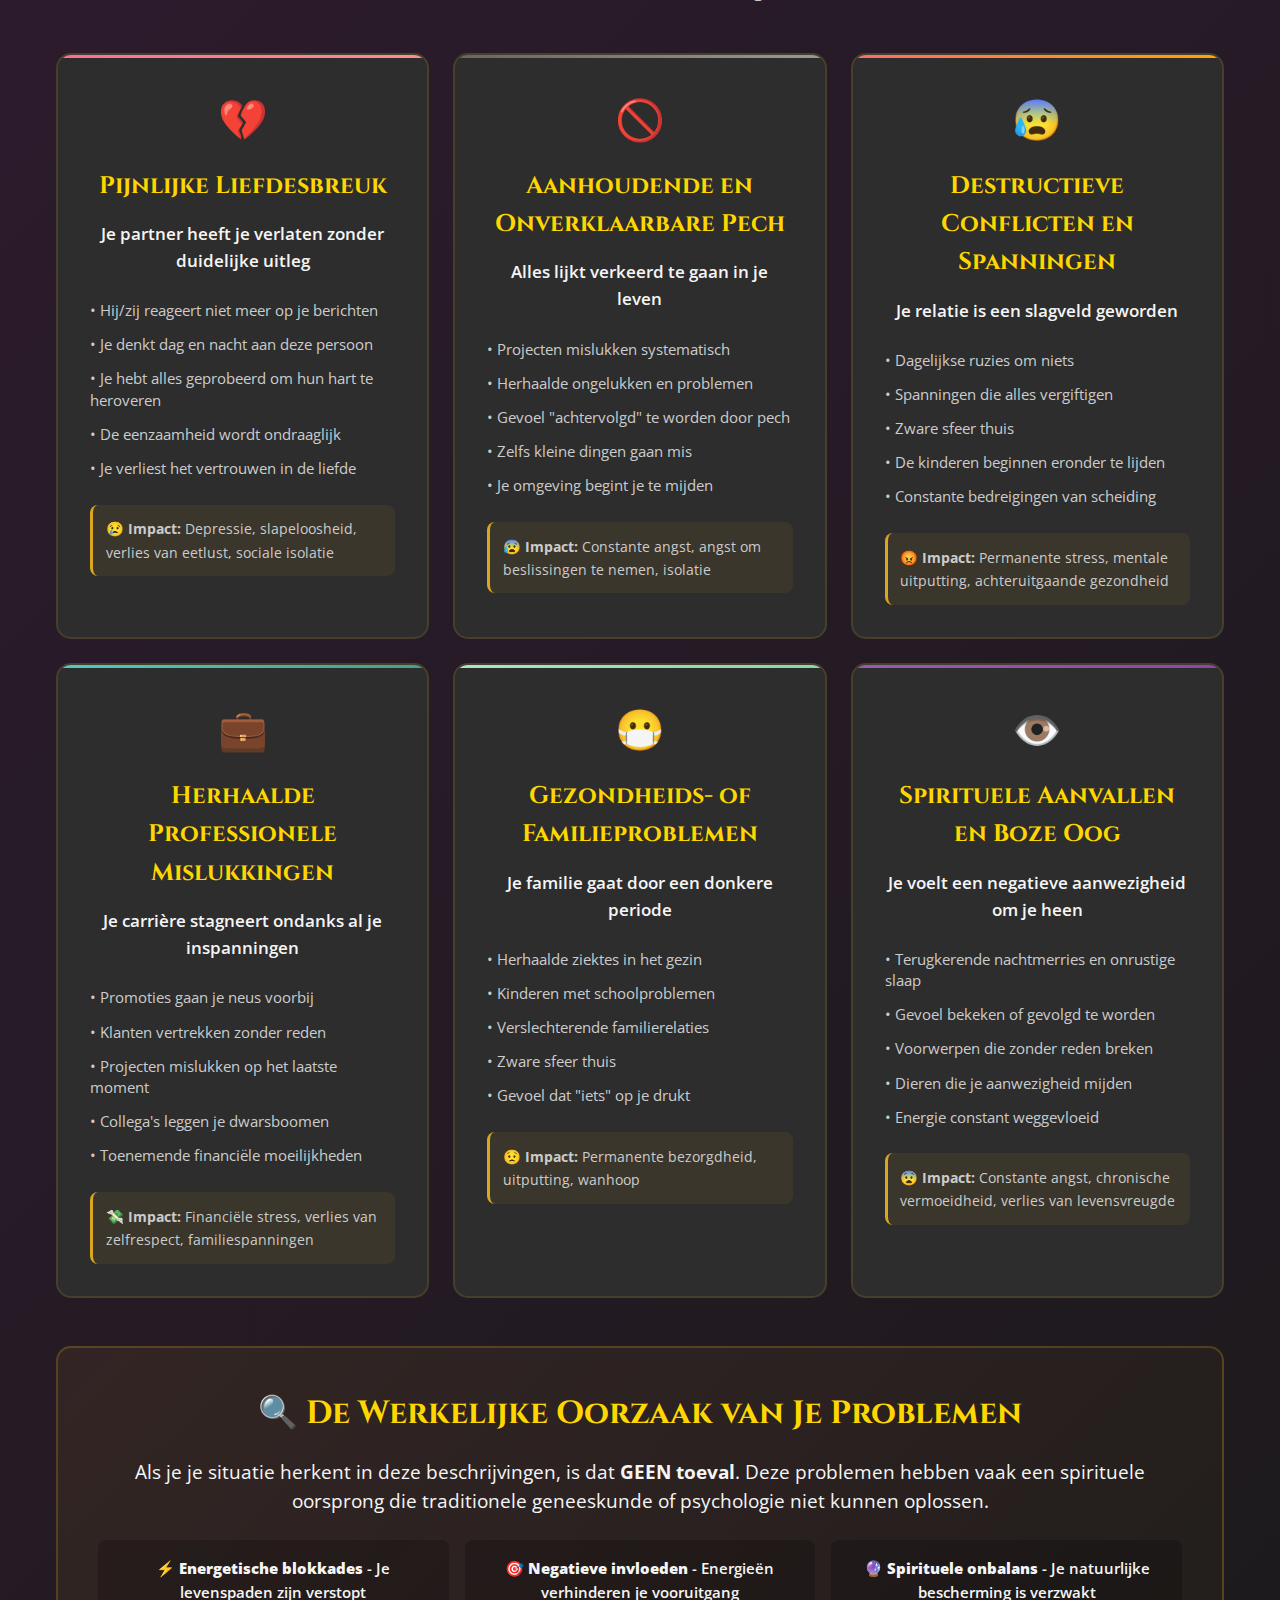
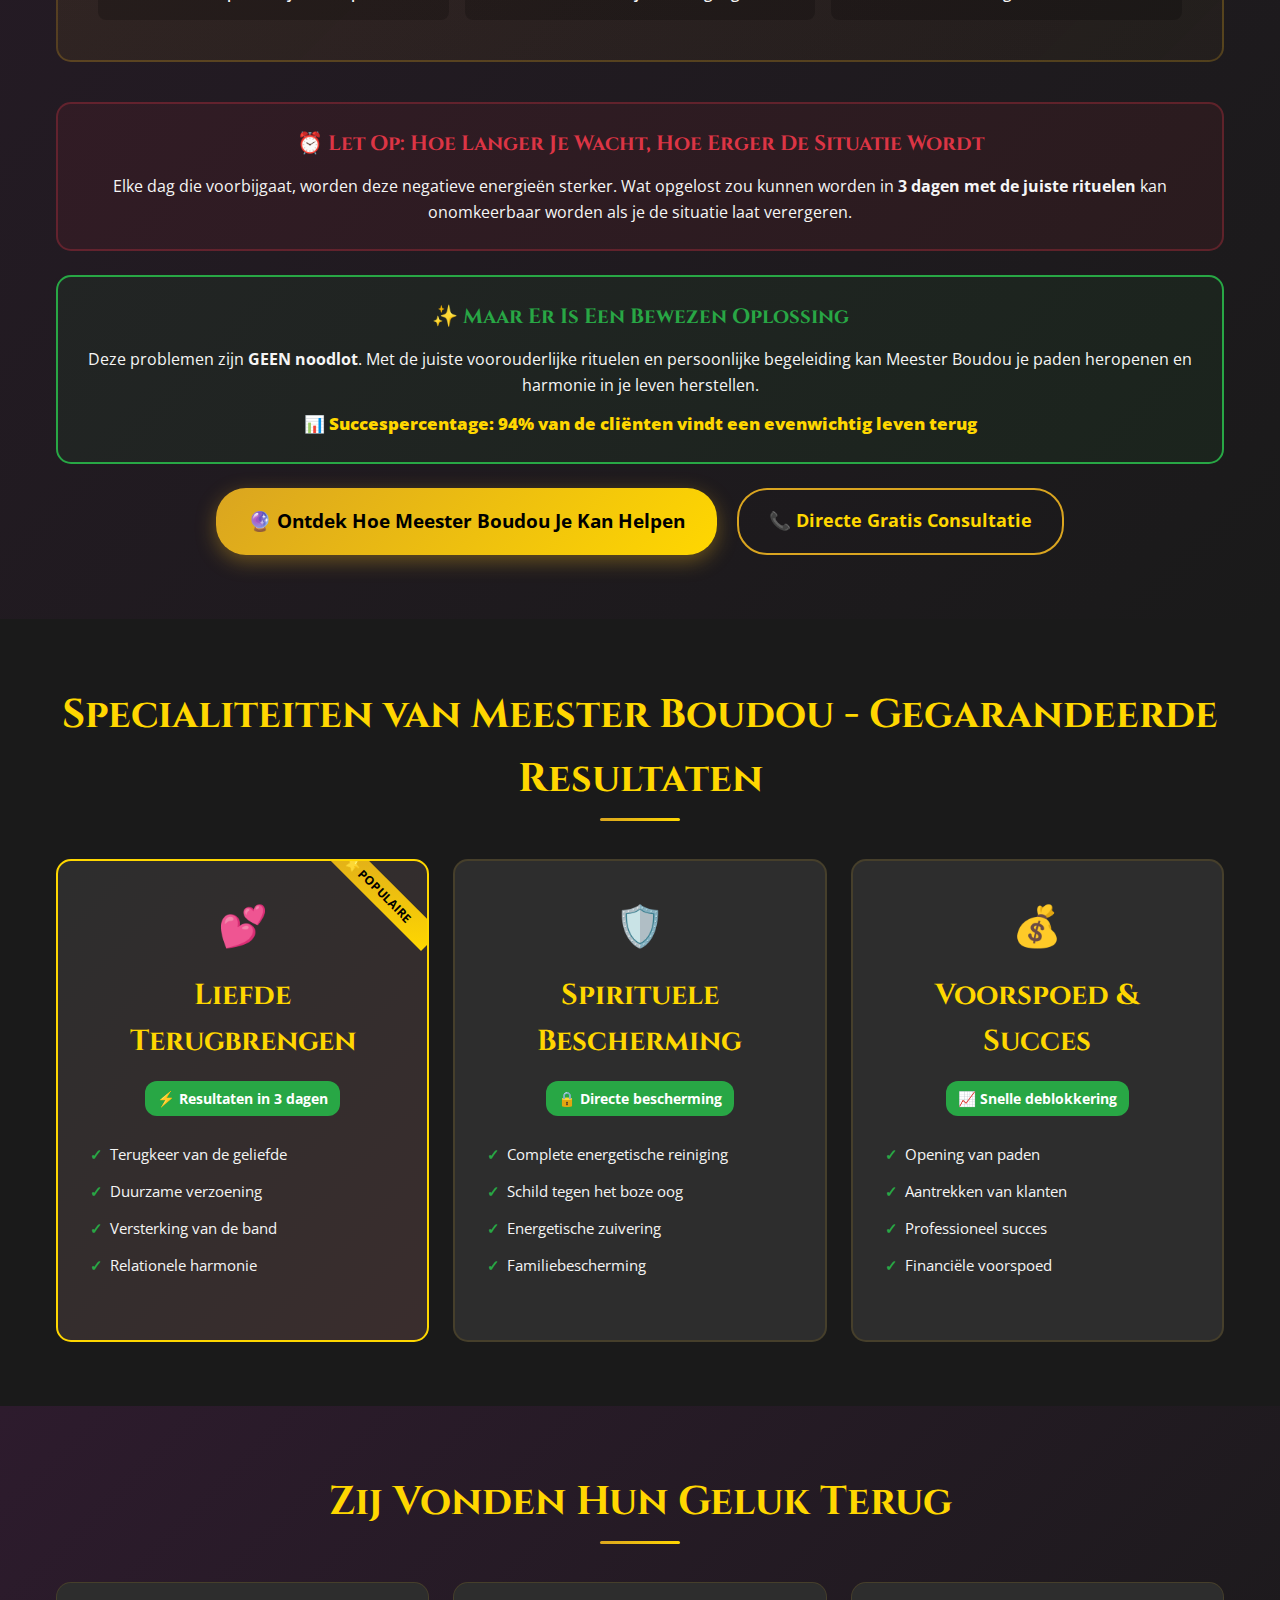
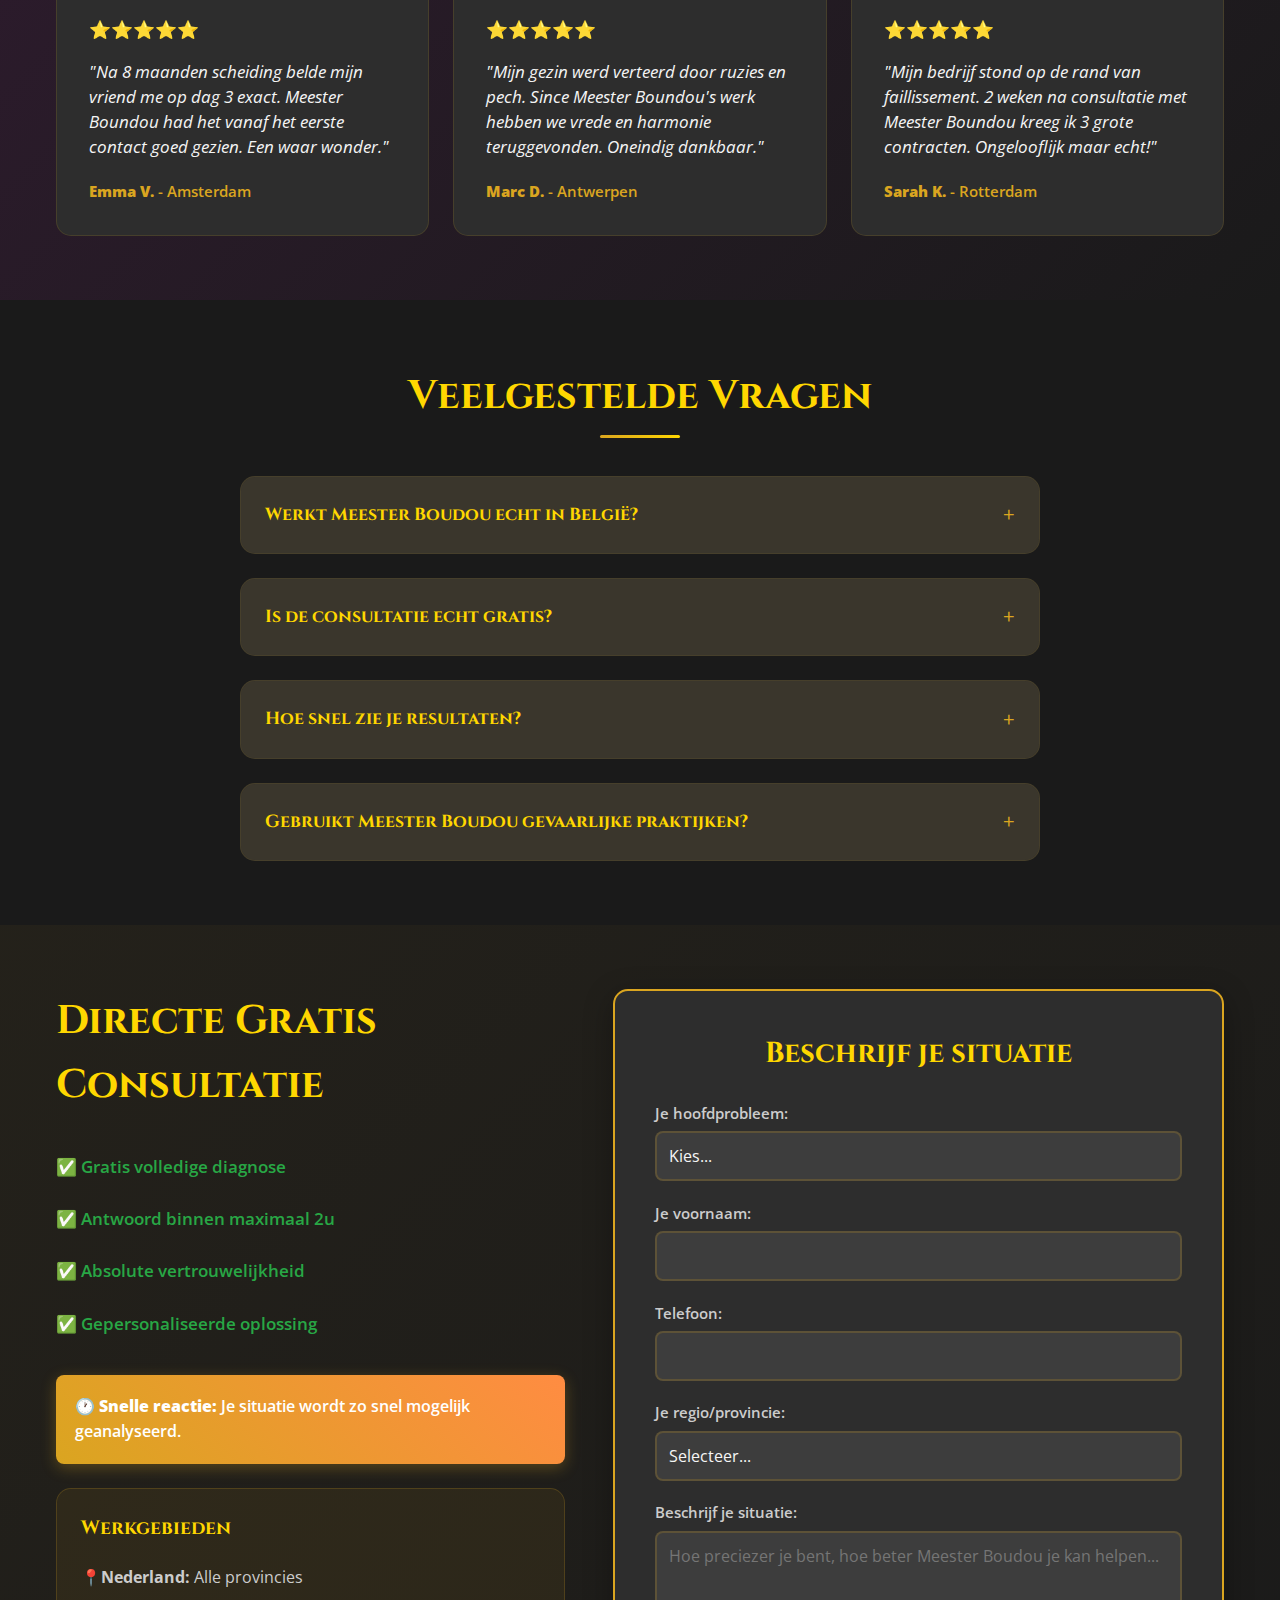
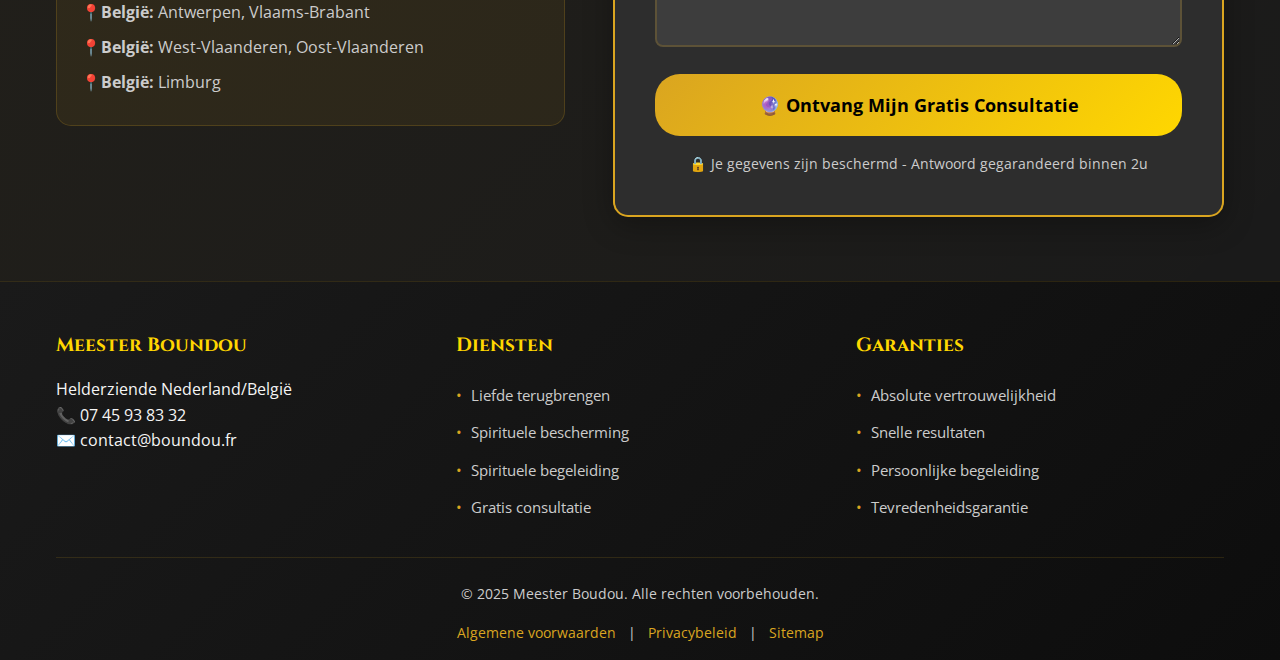
<file: portfolio/boundou/nl/index.html>
<!DOCTYPE html>
<html lang="nl" itemscope itemtype="https://schema.org/WebPage">

<head>
    <meta charset="UTF-8">
    <meta name="viewport" content="width=device-width, initial-scale=1.0">

    <!-- SEO Geoptimaliseerd voor Nederland -->
    <title>Meester Boundou - Helderziende Spiritueel Adviseur Nederland België | Gratis Consultatie</title>
    <meta name="description"
        content="⭐ Meester Boundou, ervaren helderziende en spiritueel adviseur in Nederland en België. Liefde terugbrengen in 3 dagen, spirituele bescherming. Gratis consultatie - Meer dan 15 jaar ervaring.">
    <meta name="keywords"
        content="helderziende nederland, spiritueel adviseur belgië, meester boundou, paragnost, waarzegger, liefde terugbrengen, spirituele bescherming, helderziende consultation, medium nederland">
    <meta name="author" content="Meester Boudou">
    <meta name="robots" content="index, follow, max-snippet:-1, max-image-preview:large, max-video-preview:-1">
    <meta name="googlebot" content="index, follow">
    <meta name="geo.region" content="NL">
    <meta name="geo.region" content="BE">
    <meta name="geo.placename" content="Nederland, België, Noord-Holland, Zuid-Holland, Antwerpen, Vlaams-Brabant">

    <!-- Open Graph voor sociale media -->
    <meta property="og:type" content="website">
    <meta property="og:title" content="Meester Boudou - Helderziende Nederland België | Gratis Consultatie">
    <meta property="og:description"
        content="Erkende spirituele begeleiding door Meester Boudou. Liefde terugbrengen in 3 dagen, gratis consultatie, meer dan 15 jaar ervaring. Actief in Nederland en België.">
    <meta property="og:url" content="https://boundou.fr">
    <!-- <meta property="og:image" content="https://boundou.fr/assets/images/meester-Boudou-og-1200x630.jpg"> -->
    <meta property="og:image:width" content="1200">
    <meta property="og:image:height" content="630">
    <meta property="og:image:alt" content="Meester Boudou - Professionele helderziende en spiritueel adviseur">
    <meta property="og:locale" content="nl_NL">
    <meta property="og:site_name" content="Meester Boudou - Helderziende">

    <!-- Twitter Card -->
    <meta name="twitter:card" content="summary_large_image">
    <meta name="twitter:title" content="Meester Boudou - Helderziende Nederland België">
    <meta name="twitter:description"
        content="Erkende spirituele begeleiding voor liefde en relaties. Gratis consultatie beschikbaar.">
    <meta name="twitter:image" content="https://boundou.fr/assets/images/meester-Boudou-twitter-1024x512.jpg">
    <meta name="twitter:image:alt" content="Meester Boudou - Professionele helderziende diensten">

    <!-- Canonieke links en hreflang -->
    <link rel="canonical" href="https://boundou.fr">
    <link rel="alternate" hreflang="fr" href="https://boundou.fr/">
    <link rel="alternate" hreflang="fr-FR" href="https://boundou.fr/">
    <link rel="alternate" hreflang="fr-BE" href="https://boundou.fr/">
    <link rel="alternate" hreflang="nl-NL" href="https://boundou.fr/nl/">
    <link rel="alternate" hreflang="nl-BE" href="https://boundou.fr/nl/">

    <!-- Favicon en iconen -->
    <!-- <link rel="icon" type="image/x-icon" href="/favicon.ico">
    <link rel="icon" type="image/png" sizes="32x32" href="/assets/images/favicon-32x32.png">
    <link rel="icon" type="image/png" sizes="16x16" href="/assets/images/favicon-16x16.png">
    <link rel="apple-touch-icon" sizes="180x180" href="/assets/images/apple-touch-icon.png">
    <link rel="manifest" href="/site.webmanifest"> -->

    <!-- Voorladen van kritieke bronnen -->
    <link rel="preconnect" href="https://fonts.googleapis.com">
    <link rel="preconnect" href="https://fonts.gstatic.com" crossorigin>
    <link rel="preload"
        href="https://fonts.googleapis.com/css2?family=Cinzel:wght@400;600;700&family=Open+Sans:wght@400;600&display=swap"
        as="style">
    <link rel="preload" href="assets/css/Boundou_nl_style.css" as="style">
    <link rel="preload" href="assets/js/Boundou_nl_script.js" as="script">

    <!-- Uitgebreide gestructureerde data -->
    <script type="application/ld+json">
    {
        "@context": "https://schema.org",
        "@graph": [
            {
                "@type": "ProfessionalService",
                "@id": "https://boundou.fr/",
                "name": "Meester Boundou - Helderziende Spiritueel Adviseur",
                "alternateName": ["Meester Boundou", "Boundou Helderziende", "Spiritueel Adviseur Boundou"],
                "description": "Professionele spirituele begeleiding door helderziendheid, medium werk en spirituele bescherming met meer dan 15 jaar ervaring.",
                "url": "https://boundou.fr",
                "logo": "https://boundou.fr/img/assets/img/Boundou_nl_logo.png",
                "telephone": "+33-7-45-93-83-32",
                "email": "contact@boundou.fr",
                "priceRange": "€€",
                "paymentAccepted": ["Cash", "Credit Card", "Bank Transfer", "iDEAL"],
                "currenciesAccepted": "EUR",
                "areaServed": [
                    {
                        "@type": "Country",
                        "name": "Nederland",
                        "identifier": "NL"
                    },
                    {
                        "@type": "AdministrativeArea",
                        "name": "Antwerpen",
                        "containedInPlace": {
                            "@type": "Country",
                            "name": "België",
                            "identifier": "BE"
                        }
                    },
                    {
                        "@type": "AdministrativeArea",
                        "name": "Vlaams-Brabant",
                        "containedInPlace": {
                            "@type": "Country",
                            "name": "België"
                        }
                    },
                    {
                        "@type": "AdministrativeArea",
                        "name": "West-Vlaanderen",
                        "containedInPlace": {
                            "@type": "Country",
                            "name": "België"
                        }
                    },
                    {
                        "@type": "AdministrativeArea",
                        "name": "Oost-Vlaanderen",
                        "containedInPlace": {
                            "@type": "Country",
                            "name": "België"
                        }
                    },
                    {
                        "@type": "AdministrativeArea",
                        "name": "Limburg",
                        "containedInPlace": {
                            "@type": "Country",
                            "name": "België"
                        }
                    }
                ],
                "serviceType": ["Helderziendheid", "Medium werk", "Spirituele bescherming", "Spirituele begeleiding", "Liefde terugbrengen", "Energetische reiniging"],
                "hasOfferCatalog": {
                    "@type": "OfferCatalog",
                    "name": "Spirituele diensten",
                    "itemListElement": [
                        {
                            "@type": "Offer",
                            "itemOffered": {
                                "@type": "Service",
                                "name": "Liefde terugbrengen",
                                "description": "Spiritueel werk om de geliefde terug te brengen met resultaten binnen 3 dagen",
                                "serviceType": "Liefde terugbrengen"
                            }
                        },
                        {
                            "@type": "Offer",
                            "itemOffered": {
                                "@type": "Service",
                                "name": "Spirituele bescherming",
                                "description": "Energetische reiniging en bescherming tegen negatieve invloeden",
                                "serviceType": "Spirituele bescherming"
                            }
                        },
                        {
                            "@type": "Offer",
                            "itemOffered": {
                                "@type": "Service",
                                "name": "Helderziende consultatie",
                                "description": "Spirituele begeleiding en persoonlijke voorspellingen",
                                "serviceType": "Helderziendheid"
                            },
                            "priceSpecification": {
                                "@type": "PriceSpecification",
                                "price": "0",
                                "priceCurrency": "EUR",
                                "name": "Gratis consultatie"
                            }
                        }
                    ]
                },
                "aggregateRating": {
                    "@type": "AggregateRating",
                    "ratingValue": "4.9",
                    "bestRating": "5",
                    "ratingCount": "2147"
                },
                "openingHoursSpecification": {
                    "@type": "OpeningHoursSpecification",
                    "dayOfWeek": [
                        "Monday", "Tuesday", "Wednesday", "Thursday", "Friday", "Saturday", "Sunday"
                    ],
                    "opens": "08:00",
                    "closes": "22:00"
                }
            },
            {
                "@type": "Person",
                "@id": "https://boundou.fr/#person",
                "name": "Meester Boudou",
                "jobTitle": ["Helderziende", "Medium", "Spiritueel adviseur"],
                "description": "Spiritueel meester met meer dan 15 jaar ervaring in helderziendheid, medium werk en spirituele bescherming",
                "worksFor": {
                    "@id": "https://boundou.fr/"
                },
                "knowsAbout": ["Helderziendheid", "Medium werk", "Spirituele bescherming", "Energetische reiniging", "Liefde terugbrengen"],
                "areaServed": [
                    "Nederland", "Antwerpen", "Vlaams-Brabant", "West-Vlaanderen", "Oost-Vlaanderen", "Limburg"
                ]
            },
            {
                "@type": "WebSite",
                "@id": "https://boundou.fr/",
                "url": "https://boundou.fr",
                "name": "Meester Boudou - Helderziende",
                "description": "Officiële website van Meester Boudou, professionele helderziende en spiritueel adviseur",
                "publisher": {
                    "@id": "https://boundou.fr/"
                },
                "potentialAction": {
                    "@type": "SearchAction",
                    "target": {
                        "@type": "EntryPoint",
                        "urlTemplate": "https://boundou.fr/?s={search_term_string}"
                    },
                    "query-input": "required name=search_term_string"
                }
            }
        ]
    }
    </script>

    <!-- Lettertypen met optimalisatie -->
    <link
        href="https://fonts.googleapis.com/css2?family=Cinzel:wght@400;600;700&family=Open+Sans:wght@400;600&display=swap"
        rel="stylesheet">

    <!-- Stijlen -->
    <link rel="stylesheet" href="assets/css/Boundou_nl_style.css">
</head>

<body itemscope itemtype="https://schema.org/WebPage">
    <!-- Broodkruimel navigatie -->
    <nav aria-label="Broodkruimel" class="breadcrumb-nav">
        <div class="container">
            <ol itemscope itemtype="https://schema.org/BreadcrumbList" class="breadcrumb">
                <li itemprop="itemListElement" itemscope itemtype="https://schema.org/ListItem">
                    <a itemprop="item" href="https://boundou.fr">
                        <span itemprop="name">Home</span>
                    </a>
                    <meta itemprop="position" content="1" />
                </li>
                <li itemprop="itemListElement" itemscope itemtype="https://schema.org/ListItem">
                    <span itemprop="name">Helderziende Consultatie</span>
                    <meta itemprop="position" content="2" />
                </li>
            </ol>
        </div>
    </nav>

    <!-- Header Sticky -->
    <header class="header" id="header" itemscope itemtype="https://schema.org/WPHeader">
        <div class="container">
            <div class="header-content">
                <a href="https://boundou.fr" class="logo" itemprop="url">
                    <img src="assets/img/Boundou_nl_logo.png" alt="Logo Meester Boundou - Professionele helderziende Nederland België"
                        width="100" height="100" itemprop="logo">
                    <span itemprop="name">Meester Boundou</span>
                </a>
                <div class="header-cta">
                    <span class="urgency-text">Gratis consultatie!</span>
                    <a href="tel:0745938332" class="cta-phone" itemprop="telephone"
                        aria-label="Bel Meester Boundou op 07 45 93 83 32">
                        📞 Bel nu direct
                    </a>
                    <div class="country-selector">
                        <select class="country-select" id="countrySelect">
                            <option value="fr">France</option>
                            <!-- <option value="be">Belgique</option> -->
                            <option value="nl">Nederland</option>
                        </select>
                    </div>
                </div>
            </div>
        </div>
    </header>

    <!-- Hoofdinhoud -->
    <main role="main">
        <!-- Hero Sectie - Maximale Impact -->
        <section class="hero" itemscope itemtype="https://schema.org/Service">
            <div class="hero-background" aria-hidden="true"></div>
            <div class="container">
                <div class="hero-content">
                    <!-- Geloofwaardigheids badge -->
                    <div class="hero-badge fade-in" itemprop="award">
                        ⭐ Meer dan 15 jaar ervaring ⭐
                    </div>

                    <h1 class="hero-title fade-in" itemprop="name">
                        Je leest deze regels. <span class="highlight">Dat is geen toeval</span>.<br>
                        Je bent hierheen geleid. Want wat je al dagen, maanden, soms jaren met je meedraagt... <span
                            class="highlight">moet nu eindelijk stoppen</span>.
                    </h1>

                    <div class="hero-subtitle fade-in" itemprop="description">
                        <strong>Meester Boundou is niet zomaar een helderziende.</strong><br>
                        Hij is een kanaal.<br>
                        Hij verzint niets.<br>
                        Hij hoort.<br>
                        Hij ziet.<br>
                        Hij bevrijdt.<br>
                        <strong>Hij handelt wanneer je hem roept.</strong>
                    </div>

                    <!-- Belangrijkste voordelen met interacties -->
                    <div class="hero-benefits fade-in" itemscope itemtype="https://schema.org/ItemList">
                        <div class="benefit interactive-benefit" data-benefit="affection" itemprop="itemListElement"
                            itemscope itemtype="https://schema.org/ListItem">
                            <div class="benefit-content">
                                <div class="benefit-text" itemprop="name">✅ Liefde terugbrengen in 3 dagen</div>
                                <div class="benefit-tooltip" itemprop="description">Die persoon die je gedachten
                                    beheerst... Meester Boudou kan hun hart weer openen. Hij ziet de blokkades die
                                    jullie scheiden en weet hoe ze op te heffen. Jullie liefde kan herbloeien.</div>
                            </div>
                            <meta itemprop="position" content="1">
                        </div>
                        <div class="benefit interactive-benefit" data-benefit="protection" itemprop="itemListElement"
                            itemscope itemtype="https://schema.org/ListItem">
                            <div class="benefit-content">
                                <div class="benefit-text" itemprop="name">✅ Bescherming tegen het boze oog</div>
                                <div class="benefit-tooltip" itemprop="description">Die herhaalde pech is geen toeval.
                                    Meester Boudou identificeert de negatieve energieën om je heen en neutraliseert ze
                                    definitief. Je vindt weer rust.</div>
                            </div>
                            <meta itemprop="position" content="2">
                        </div>
                        <div class="benefit interactive-benefit" data-benefit="prosperite" itemprop="itemListElement"
                            itemscope itemtype="https://schema.org/ListItem">
                            <div class="benefit-content">
                                <div class="benefit-text" itemprop="name">✅ Voorspoed en succes</div>
                                <div class="benefit-tooltip" itemprop="description">Je projecten mislukken, geld vloeit
                                    weg... Er zijn onzichtbare blokkades. Meester Boudou opent je paden naar overvloed
                                    en deblokkeerd je professionele succes.</div>
                            </div>
                            <meta itemprop="position" content="3">
                        </div>
                    </div>

                    <!-- Hoofdoproep tot actie met aftelling -->
                    <div class="hero-ctas fade-in">
                        <div class="countdown-container" itemscope itemtype="https://schema.org/Offer">
                            <div class="countdown-text" itemprop="description">Gratis consultatie nog beschikbaar voor:
                            </div>
                            <div class="countdown-timer" id="countdownTimer" itemprop="validThrough">15:00</div>
                            <meta itemprop="price" content="0">
                            <meta itemprop="priceCurrency" content="EUR">
                        </div>
                        <a href="#consultation" class="cta-primary" id="primaryCTA" itemprop="url">
                            🔮 Directe Gratis Consultatie
                        </a>
                        <a href="tel:0745938332" class="cta-secondary" itemprop="telephone">
                            📞 Noodoproep
                        </a>
                    </div>

                    <!-- Sociaal bewijs -->
                    <div class="hero-social-proof fade-in" itemprop="aggregateRating" itemscope
                        itemtype="https://schema.org/AggregateRating">
                        <div class="rating">
                            ⭐⭐⭐⭐⭐ <strong itemprop="ratingValue">4,9</strong>/<span itemprop="bestRating">5</span> -
                            Meer dan <span itemprop="ratingCount">2000</span> cliënten begeleid
                        </div>
                    </div>
                </div>
            </div>
        </section>

        <!-- Problemen/Pijn sectie -->
        <section class="problem-section" id="problemen">
            <div class="container">
                <h2 class="section-title">Ga Je Door Een Moeilijke Periode?</h2>
                <p class="section-subtitle">Je bent niet alleen. Deze situaties overkomen dagelijks duizenden mensen in
                    Nederland en België.</p>

                <div class="problems-grid" itemscope itemtype="https://schema.org/ItemList">
                    <!-- Probleem 1: Liefde -->
                    <article class="problem-card love-problem" itemprop="itemListElement" itemscope
                        itemtype="https://schema.org/Problem">
                        <div class="problem-icon" aria-hidden="true">💔</div>
                        <h3 itemprop="name">Pijnlijke Liefdesbreuk</h3>
                        <div class="problem-details">
                            <p class="main-text" itemprop="description">Je partner heeft je verlaten zonder duidelijke
                                uitleg</p>
                            <ul class="symptom-list">
                                <li>• Hij/zij reageert niet meer op je berichten</li>
                                <li>• Je denkt dag en nacht aan deze persoon</li>
                                <li>• Je hebt alles geprobeerd om hun hart te heroveren</li>
                                <li>• De eenzaamheid wordt ondraaglijk</li>
                                <li>• Je verliest het vertrouwen in de liefde</li>
                            </ul>
                            <div class="emotional-impact">
                                😢 <strong>Impact:</strong> Depressie, slapeloosheid, verlies van eetlust, sociale
                                isolatie
                            </div>
                        </div>
                        <meta itemprop="position" content="1">
                    </article>

                    <!-- Probleem 2: Pech -->
                    <article class="problem-card luck-problem" itemprop="itemListElement" itemscope
                        itemtype="https://schema.org/Problem">
                        <div class="problem-icon" aria-hidden="true">🚫</div>
                        <h3 itemprop="name">Aanhoudende en Onverklaarbare Pech</h3>
                        <div class="problem-details">
                            <p class="main-text" itemprop="description">Alles lijkt verkeerd te gaan in je leven</p>
                            <ul class="symptom-list">
                                <li>• Projecten mislukken systematisch</li>
                                <li>• Herhaalde ongelukken en problemen</li>
                                <li>• Gevoel "achtervolgd" te worden door pech</li>
                                <li>• Zelfs kleine dingen gaan mis</li>
                                <li>• Je omgeving begint je te mijden</li>
                            </ul>
                            <div class="emotional-impact">
                                😰 <strong>Impact:</strong> Constante angst, angst om beslissingen te nemen, isolatie
                            </div>
                        </div>
                        <meta itemprop="position" content="2">
                    </article>

                    <!-- Probleem 3: Conflicten -->
                    <article class="problem-card conflict-problem" itemprop="itemListElement" itemscope
                        itemtype="https://schema.org/Problem">
                        <div class="problem-icon" aria-hidden="true">😰</div>
                        <h3 itemprop="name">Destructieve Conflicten en Spanningen</h3>
                        <div class="problem-details">
                            <p class="main-text" itemprop="description">Je relatie is een slagveld geworden</p>
                            <ul class="symptom-list">
                                <li>• Dagelijkse ruzies om niets</li>
                                <li>• Spanningen die alles vergiftigen</li>
                                <li>• Zware sfeer thuis</li>
                                <li>• De kinderen beginnen eronder te lijden</li>
                                <li>• Constante bedreigingen van scheiding</li>
                            </ul>
                            <div class="emotional-impact">
                                😡 <strong>Impact:</strong> Permanente stress, mentale uitputting, achteruitgaande
                                gezondheid
                            </div>
                        </div>
                        <meta itemprop="position" content="3">
                    </article>

                    <!-- Probleem 4: Professioneel -->
                    <article class="problem-card career-problem" itemprop="itemListElement" itemscope
                        itemtype="https://schema.org/Problem">
                        <div class="problem-icon" aria-hidden="true">💼</div>
                        <h3 itemprop="name">Herhaalde Professionele Mislukkingen</h3>
                        <div class="problem-details">
                            <p class="main-text" itemprop="description">Je carrière stagneert ondanks al je inspanningen
                            </p>
                            <ul class="symptom-list">
                                <li>• Promoties gaan je neus voorbij</li>
                                <li>• Klanten vertrekken zonder reden</li>
                                <li>• Projecten mislukken op het laatste moment</li>
                                <li>• Collega's leggen je dwarsboomen</li>
                                <li>• Toenemende financiële moeilijkheden</li>
                            </ul>
                            <div class="emotional-impact">
                                💸 <strong>Impact:</strong> Financiële stress, verlies van zelfrespect,
                                familiespanningen
                            </div>
                        </div>
                        <meta itemprop="position" content="4">
                    </article>

                    <!-- Probleem 5: Gezondheid/Familie -->
                    <article class="problem-card health-problem" itemprop="itemListElement" itemscope
                        itemtype="https://schema.org/Problem">
                        <div class="problem-icon" aria-hidden="true">😷</div>
                        <h3 itemprop="name">Gezondheids- of Familieproblemen</h3>
                        <div class="problem-details">
                            <p class="main-text" itemprop="description">Je familie gaat door een donkere periode</p>
                            <ul class="symptom-list">
                                <li>• Herhaalde ziektes in het gezin</li>
                                <li>• Kinderen met schoolproblemen</li>
                                <li>• Verslechterende familierelaties</li>
                                <li>• Zware sfeer thuis</li>
                                <li>• Gevoel dat "iets" op je drukt</li>
                            </ul>
                            <div class="emotional-impact">
                                😟 <strong>Impact:</strong> Permanente bezorgdheid, uitputting, wanhoop
                            </div>
                        </div>
                        <meta itemprop="position" content="5">
                    </article>

                    <!-- Probleem 6: Spiritueel -->
                    <article class="problem-card spiritual-problem" itemprop="itemListElement" itemscope
                        itemtype="https://schema.org/Problem">
                        <div class="problem-icon" aria-hidden="true">👁️</div>
                        <h3 itemprop="name">Spirituele Aanvallen en Boze Oog</h3>
                        <div class="problem-details">
                            <p class="main-text" itemprop="description">Je voelt een negatieve aanwezigheid om je heen
                            </p>
                            <ul class="symptom-list">
                                <li>• Terugkerende nachtmerries en onrustige slaap</li>
                                <li>• Gevoel bekeken of gevolgd te worden</li>
                                <li>• Voorwerpen die zonder reden breken</li>
                                <li>• Dieren die je aanwezigheid mijden</li>
                                <li>• Energie constant weggevloeid</li>
                            </ul>
                            <div class="emotional-impact">
                                😨 <strong>Impact:</strong> Constante angst, chronische vermoeidheid, verlies van
                                levensvreugde
                            </div>
                        </div>
                        <meta itemprop="position" content="6">
                    </article>
                </div>

                <!-- Onthulling/Oplossing -->
                <div class="problem-revelation">
                    <div class="revelation-content">
                        <h3>🔍 De Werkelijke Oorzaak van Je Problemen</h3>
                        <p class="revelation-text">
                            Als je je situatie herkent in deze beschrijvingen, is dat <strong>GEEN toeval</strong>.
                            Deze problemen hebben vaak een spirituele oorsprong die traditionele geneeskunde of
                            psychologie
                            niet kunnen oplossen.
                        </p>

                        <div class="solution-preview" itemscope itemtype="https://schema.org/ItemList">
                            <div class="solution-item" itemprop="itemListElement" itemscope
                                itemtype="https://schema.org/ListItem">
                                <span itemprop="name">⚡ <strong>Energetische blokkades</strong> - Je levenspaden zijn
                                    verstopt</span>
                                <meta itemprop="position" content="1">
                            </div>
                            <div class="solution-item" itemprop="itemListElement" itemscope
                                itemtype="https://schema.org/ListItem">
                                <span itemprop="name">🎯 <strong>Negatieve invloeden</strong> - Energieën verhinderen je
                                    vooruitgang</span>
                                <meta itemprop="position" content="2">
                            </div>
                            <div class="solution-item" itemprop="itemListElement" itemscope
                                itemtype="https://schema.org/ListItem">
                                <span itemprop="name">🔮 <strong>Spirituele onbalans</strong> - Je natuurlijke
                                    bescherming is verzwakt</span>
                                <meta itemprop="position" content="3">
                            </div>
                        </div>
                    </div>
                </div>

                <!-- Overgangs CTA -->
                <div class="problem-cta">
                    <div class="urgency-message">
                        <h4>⏰ Let Op: Hoe Langer Je Wacht, Hoe Erger De Situatie Wordt</h4>
                        <p>
                            Elke dag die voorbijgaat, worden deze negatieve energieën sterker. Wat opgelost zou kunnen
                            worden
                            in <strong>3 dagen met de juiste rituelen</strong> kan onomkeerbaar worden als je de
                            situatie
                            laat verergeren.
                        </p>
                    </div>

                    <div class="hope-message">
                        <h4>✨ Maar Er Is Een Bewezen Oplossing</h4>
                        <p>
                            Deze problemen zijn <strong>GEEN noodlot</strong>. Met de juiste voorouderlijke rituelen
                            en persoonlijke begeleiding kan Meester Boudou je paden heropenen en harmonie in je leven
                            herstellen.
                        </p>
                        <p class="success-rate" itemprop="successRate" itemscope
                            itemtype="https://schema.org/QuantitativeValue">
                            <strong>📊 Succespercentage: <span itemprop="value">94</span>% van de cliënten vindt een
                                evenwichtig leven terug</strong>
                        </p>
                    </div>

                    <div class="transition-cta">
                        <a href="#services" class="cta-primary">
                            🔮 Ontdek Hoe Meester Boudou Je Kan Helpen
                        </a>
                        <a href="#consultation" class="cta-secondary">
                            📞 Directe Gratis Consultatie
                        </a>
                    </div>
                </div>
            </div>
        </section>

        <!-- Diensten met garanties -->
        <section class="services-section" id="services" itemscope itemtype="https://schema.org/Service">
            <div class="container">
                <h2 class="section-title" itemprop="name">Specialiteiten van Meester Boudou - Gegarandeerde Resultaten
                </h2>
                <div class="services-grid" itemscope itemtype="https://schema.org/ItemList">
                    <article class="service-card premium" itemprop="itemListElement" itemscope
                        itemtype="https://schema.org/Service">
                        <div class="service-icon" aria-hidden="true">💕</div>
                        <h3 itemprop="name">Liefde Terugbrengen</h3>
                        <div class="guarantee" itemprop="serviceOutput">⚡ Resultaten in 3 dagen</div>
                        <ul class="service-list" itemprop="description">
                            <li>Terugkeer van de geliefde</li>
                            <li>Duurzame verzoening</li>
                            <li>Versterking van de band</li>
                            <li>Relationele harmonie</li>
                        </ul>
                        <div itemprop="areaServed" itemscope itemtype="https://schema.org/Place">
                            <meta itemprop="name"
                                content="Nederland, Antwerpen, Vlaams-Brabant, West-Vlaanderen, Oost-Vlaanderen, Limburg">
                        </div>
                        <meta itemprop="position" content="1">
                    </article>

                    <article class="service-card" itemprop="itemListElement" itemscope
                        itemtype="https://schema.org/Service">
                        <div class="service-icon" aria-hidden="true">🛡️</div>
                        <h3 itemprop="name">Spirituele Bescherming</h3>
                        <div class="guarantee" itemprop="serviceOutput">🔒 Directe bescherming</div>
                        <ul class="service-list" itemprop="description">
                            <li>Complete energetische reiniging</li>
                            <li>Schild tegen het boze oog</li>
                            <li>Energetische zuivering</li>
                            <li>Familiebescherming</li>
                        </ul>
                        <div itemprop="areaServed" itemscope itemtype="https://schema.org/Place">
                            <meta itemprop="name"
                                content="Nederland, Antwerpen, Vlaams-Brabant, West-Vlaanderen, Oost-Vlaanderen, Limburg">
                        </div>
                        <meta itemprop="position" content="2">
                    </article>

                    <article class="service-card" itemprop="itemListElement" itemscope
                        itemtype="https://schema.org/Service">
                        <div class="service-icon" aria-hidden="true">💰</div>
                        <h3 itemprop="name">Voorspoed & Succes</h3>
                        <div class="guarantee" itemprop="serviceOutput">📈 Snelle deblokkering</div>
                        <ul class="service-list" itemprop="description">
                            <li>Opening van paden</li>
                            <li>Aantrekken van klanten</li>
                            <li>Professioneel succes</li>
                            <li>Financiële voorspoed</li>
                        </ul>
                        <div itemprop="areaServed" itemscope itemtype="https://schema.org/Place">
                            <meta itemprop="name"
                                content="Nederland, Antwerpen, Vlaams-Brabant, West-Vlaanderen, Oost-Vlaanderen, Limburg">
                        </div>
                        <meta itemprop="position" content="3">
                    </article>
                </div>
            </div>
        </section>

        <!-- Getuigenissen met gestructureerde data -->
        <section class="testimonials-section" id="getuigenissen">
            <div class="container">
                <h2 class="section-title">Zij Vonden Hun Geluk Terug</h2>
                <div class="testimonials-grid" itemscope itemtype="https://schema.org/ItemList">
                    <article class="testimonial-card" itemprop="itemListElement" itemscope
                        itemtype="https://schema.org/Review">
                        <div class="testimonial-rating" itemprop="reviewRating" itemscope
                            itemtype="https://schema.org/Rating">
                            ⭐⭐⭐⭐⭐
                            <meta itemprop="ratingValue" content="5">
                            <meta itemprop="bestRating" content="5">
                        </div>
                        <p itemprop="reviewBody">"Na 8 maanden scheiding belde mijn vriend me op dag 3 exact. Meester
                            Boundou had het vanaf het eerste contact goed gezien. Een waar wonder."</p>
                        <div class="testimonial-author" itemprop="author" itemscope
                            itemtype="https://schema.org/Person">
                            <strong itemprop="name">Emma V.</strong> - <span itemprop="address" itemscope
                                itemtype="https://schema.org/PostalAddress"><span
                                    itemprop="addressLocality">Amsterdam</span></span>
                        </div>
                        <meta itemprop="datePublished" content="2024-12-15">
                        <div itemprop="itemReviewed" itemscope itemtype="https://schema.org/Service">
                            <meta itemprop="name" content="Liefde terugbrengen">
                        </div>
                        <meta itemprop="position" content="1">
                    </article>

                    <article class="testimonial-card" itemprop="itemListElement" itemscope
                        itemtype="https://schema.org/Review">
                        <div class="testimonial-rating" itemprop="reviewRating" itemscope
                            itemtype="https://schema.org/Rating">
                            ⭐⭐⭐⭐⭐
                            <meta itemprop="ratingValue" content="5">
                            <meta itemprop="bestRating" content="5">
                        </div>
                        <p itemprop="reviewBody">"Mijn gezin werd verteerd door ruzies en pech. Since Meester Boundou's
                            werk hebben we vrede en harmonie teruggevonden. Oneindig dankbaar."</p>
                        <div class="testimonial-author" itemprop="author" itemscope
                            itemtype="https://schema.org/Person">
                            <strong itemprop="name">Marc D.</strong> - <span itemprop="address" itemscope
                                itemtype="https://schema.org/PostalAddress"><span
                                    itemprop="addressLocality">Antwerpen</span></span>
                        </div>
                        <meta itemprop="datePublished" content="2024-11-28">
                        <div itemprop="itemReviewed" itemscope itemtype="https://schema.org/Service">
                            <meta itemprop="name" content="Spirituele bescherming">
                        </div>
                        <meta itemprop="position" content="2">
                    </article>

                    <article class="testimonial-card" itemprop="itemListElement" itemscope
                        itemtype="https://schema.org/Review">
                        <div class="testimonial-rating" itemprop="reviewRating" itemscope
                            itemtype="https://schema.org/Rating">
                            ⭐⭐⭐⭐⭐
                            <meta itemprop="ratingValue" content="5">
                            <meta itemprop="bestRating" content="5">
                        </div>
                        <p itemprop="reviewBody">"Mijn bedrijf stond op de rand van faillissement. 2 weken na
                            consultatie met Meester Boundou kreeg ik 3 grote contracten. Ongelooflijk maar echt!"</p>
                        <div class="testimonial-author" itemprop="author" itemscope
                            itemtype="https://schema.org/Person">
                            <strong itemprop="name">Sarah K.</strong> - <span itemprop="address" itemscope
                                itemtype="https://schema.org/PostalAddress"><span
                                    itemprop="addressLocality">Rotterdam</span></span>
                        </div>
                        <meta itemprop="datePublished" content="2024-12-03">
                        <div itemprop="itemReviewed" itemscope itemtype="https://schema.org/Service">
                            <meta itemprop="name" content="Voorspoed en succes">
                        </div>
                        <meta itemprop="position" content="3">
                    </article>
                </div>
            </div>
        </section>

        <!-- FAQ Sectie voor SEO -->
        <section class="faq-section" id="faq" itemscope itemtype="https://schema.org/FAQPage">
            <div class="container">
                <h2 class="section-title">Veelgestelde Vragen</h2>
                <div class="faq-grid">
                    <article class="faq-item" itemscope itemprop="mainEntity" itemtype="https://schema.org/Question">
                        <h3 class="faq-question" itemprop="name">Werkt Meester Boudou echt in België?</h3>
                        <div class="faq-answer" itemscope itemprop="acceptedAnswer"
                            itemtype="https://schema.org/Answer">
                            <p itemprop="text">Ja, Meester Boudou biedt zijn diensten aan in heel Nederland alsook in de
                                Belgische provincies Antwerpen, Vlaams-Brabant, West-Vlaanderen, Oost-Vlaanderen en
                                Limburg. Consultaties gaan per telefoon, WhatsApp of videoverbinding.</p>
                        </div>
                    </article>

                    <article class="faq-item" itemscope itemprop="mainEntity" itemtype="https://schema.org/Question">
                        <h3 class="faq-question" itemprop="name">Is de consultatie echt gratis?</h3>
                        <div class="faq-answer" itemscope itemprop="acceptedAnswer"
                            itemtype="https://schema.org/Answer">
                            <p itemprop="text">De eerste diagnoseconsultatie is volledig gratis en vrijblijvend. Dit
                                stelt Meester Boudou in staat je situatie te analyseren en de geschikte oplossingen voor
                                te stellen. Alleen de gepersonaliseerde spirituele werkzaamheden zijn betalend.</p>
                        </div>
                    </article>

                    <article class="faq-item" itemscope itemprop="mainEntity" itemtype="https://schema.org/Question">
                        <h3 class="faq-question" itemprop="name">Hoe snel zie je resultaten?</h3>
                        <div class="faq-answer" itemscope itemprop="acceptedAnswer"
                            itemtype="https://schema.org/Answer">
                            <p itemprop="text">Resultaten variëren per situatie, maar de meeste cliënten merken
                                positieve veranderingen binnen 3 tot 7 dagen na het begin van het werk. Voor liefde
                                terugbrengen verschijnen de eerste tekens meestal binnen 72 uur.</p>
                        </div>
                    </article>

                    <article class="faq-item" itemscope itemprop="mainEntity" itemtype="https://schema.org/Question">
                        <h3 class="faq-question" itemprop="name">Gebruikt Meester Boudou gevaarlijke praktijken?</h3>
                        <div class="faq-answer" itemscope itemprop="acceptedAnswer"
                            itemtype="https://schema.org/Answer">
                            <p itemprop="text">Absoluut niet. Meester Boudou gebruikt uitsluitend beschermings- en
                                genezingsrituelen gebaseerd op welwillende voorouderlijke tradities. Geen zwarte magie
                                of manipulatie wordt gebruikt. Alles gebeurt met respect en in het licht.</p>
                        </div>
                    </article>
                </div>
            </div>
        </section>

        <!-- Geoptimaliseerd consultatieformulier -->
        <section class="consultation-section" id="consultation" itemscope itemtype="https://schema.org/Service">
            <div class="container">
                <div class="consultation-content">
                    <div class="consultation-info">
                        <h2 itemprop="name">Directe Gratis Consultatie</h2>
                        <div class="consultation-benefits" itemprop="serviceOutput">
                            <div class="benefit-item">✅ Gratis volledige diagnose</div>
                            <div class="benefit-item">✅ Antwoord binnen maximaal 2u</div>
                            <div class="benefit-item">✅ Absolute vertrouwelijkheid</div>
                            <div class="benefit-item">✅ Gepersonaliseerde oplossing</div>
                        </div>

                        <div class="urgency-banner" id="urgencyBanner">
                            🚨 <strong>Let op:</strong> Hoe langer je wacht, hoe complexer de situatie wordt.
                            Handel nu!
                        </div>

                        <div class="coverage-info" itemprop="areaServed">
                            <h3>Werkgebieden</h3>
                            <ul>
                                <li><strong>Nederland:</strong> Alle provincies</li>
                                <li><strong>België:</strong> Antwerpen, Vlaams-Brabant</li>
                                <li><strong>België:</strong> West-Vlaanderen, Oost-Vlaanderen</li>
                                <li><strong>België:</strong> Limburg</li>
                            </ul>
                        </div>
                    </div>

                    <form class="consultation-form" id="consultationForm" itemscope
                        itemtype="https://schema.org/ContactPoint">
                        <h3>Beschrijf je situatie</h3>

                        <div class="form-group">
                            <label for="problem">Je hoofdprobleem:</label>
                            <select id="problem" name="problem" required itemprop="serviceType">
                                <option value="">Kies...</option>
                                <option value="retour-affection">Liefde terugbrengen</option>
                                <option value="protection">Bescherming/Energetische reiniging</option>
                                <option value="prosperite">Voorspoed/Succes</option>
                                <option value="autre">Andere situatie</option>
                            </select>
                        </div>

                        <div class="form-group">
                            <label for="name">Je voornaam:</label>
                            <input type="text" id="name" name="name" required itemprop="name">
                        </div>

                        <div class="form-group">
                            <label for="phone">Telefoon:</label>
                            <input type="tel" id="phone" name="phone" required itemprop="telephone">
                        </div>

                        <div class="form-group">
                            <label for="region">Je regio/provincie:</label>
                            <select id="region" name="region" required itemprop="areaServed">
                                <option value="">Selecteer...</option>
                                <optgroup label="Nederland">
                                    <option value="noord-holland">Noord-Holland</option>
                                    <option value="zuid-holland">Zuid-Holland</option>
                                    <option value="utrecht">Utrecht</option>
                                    <option value="gelderland">Gelderland</option>
                                    <option value="overijssel">Overijssel</option>
                                    <option value="limburg-nl">Limburg</option>
                                    <option value="noord-brabant">Noord-Brabant</option>
                                    <option value="zeeland">Zeeland</option>
                                    <option value="friesland">Friesland</option>
                                    <option value="groningen">Groningen</option>
                                    <option value="drenthe">Drenthe</option>
                                    <option value="flevoland">Flevoland</option>
                                </optgroup>
                                <optgroup label="België">
                                    <option value="antwerpen">Antwerpen</option>
                                    <option value="vlaams-brabant">Vlaams-Brabant</option>
                                    <option value="west-vlaanderen">West-Vlaanderen</option>
                                    <option value="oost-vlaanderen">Oost-Vlaanderen</option>
                                    <option value="limburg-be">Limburg</option>
                                </optgroup>
                            </select>
                        </div>

                        <div class="form-group">
                            <label for="message">Beschrijf je situatie:</label>
                            <textarea id="message" name="message" rows="4" required
                                placeholder="Hoe preciezer je bent, hoe beter Meester Boudou je kan helpen..."
                                itemprop="description"></textarea>
                        </div>

                        <button type="submit" class="form-submit">
                            🔮 Ontvang Mijn Gratis Consultatie
                        </button>

                        <div class="form-guarantee">
                            🔒 Je gegevens zijn beschermd - Antwoord gegarandeerd binnen 2u
                        </div>
                    </form>
                </div>
            </div>
        </section>
    </main>

    <!-- Footer met gestructureerde data -->
    <footer class="footer" itemscope itemtype="https://schema.org/WPFooter">
        <div class="container">
            <div class="footer-content">
                <div class="footer-info" itemscope itemtype="https://schema.org/LocalBusiness">
                    <h4 itemprop="name">Meester Boundou</h4>
                    <p itemprop="description">Helderziende Nederland/België</p>
                    <p itemprop="telephone">📞 07 45 93 83 32</p>
                    <p itemprop="email">✉️ contact@boundou.fr</p>
                    <div itemprop="areaServed" itemscope itemtype="https://schema.org/Place">
                        <meta itemprop="name"
                            content="Nederland, Antwerpen, Vlaams-Brabant, West-Vlaanderen, Oost-Vlaanderen, Limburg">
                    </div>
                </div>
                <div class="footer-services">
                    <h4>Diensten</h4>
                    <ul itemscope itemtype="https://schema.org/ItemList">
                        <li itemprop="itemListElement" itemscope itemtype="https://schema.org/ListItem">
                            <span itemprop="name">Liefde terugbrengen</span>
                            <meta itemprop="position" content="1">
                        </li>
                        <li itemprop="itemListElement" itemscope itemtype="https://schema.org/ListItem">
                            <span itemprop="name">Spirituele bescherming</span>
                            <meta itemprop="position" content="2">
                        </li>
                        <li itemprop="itemListElement" itemscope itemtype="https://schema.org/ListItem">
                            <span itemprop="name">Spirituele begeleiding</span>
                            <meta itemprop="position" content="3">
                        </li>
                        <li itemprop="itemListElement" itemscope itemtype="https://schema.org/ListItem">
                            <span itemprop="name">Gratis consultatie</span>
                            <meta itemprop="position" content="4">
                        </li>
                    </ul>
                </div>
                <div class="footer-guarantee">
                    <h4>Garanties</h4>
                    <ul>
                        <li>Absolute vertrouwelijkheid</li>
                        <li>Snelle resultaten</li>
                        <li>Persoonlijke begeleiding</li>
                        <li>Tevredenheidsgarantie</li>
                    </ul>
                </div>
            </div>
            <div class="footer-bottom">
                <p>&copy; 2025 Meester Boudou. Alle rechten voorbehouden.</p>
                <nav aria-label="Juridische navigatie">
                    <a href="/algemene-voorwaarden" rel="nofollow">Algemene voorwaarden</a> |
                    <a href="/privacybeleid" rel="nofollow">Privacybeleid</a> |
                    <a href="/sitemap">Sitemap</a>
                </nav>
            </div>
        </div>
    </footer>

    <!-- Geoptimaliseerde scripts -->
    <script type="application/ld+json">
    {
        "@context": "https://schema.org",
        "@type": "BreadcrumbList",
        "itemListElement": [
            {
                "@type": "ListItem",
                "position": 1,
                "name": "Home",
                "item": "https://boundou.fr"
            },
            {
                "@type": "ListItem",
                "position": 2,
                "name": "Helderziende Consultatie"
            }
        ]
    }
    </script>

    <script src="assets/js/Boundou_nl_script.js" defer></script>
    <script src="../country-selector.js"></script>

    <!-- WhatsApp knop geoptimaliseerd -->
    <a href="https://wa.me/33745938332?text=Hallo%20Meester%20Boundou,%20ik%20zou%20graag%20een%20gratis%20consultatie%20willen"
        class="whatsapp-btn" target="_blank" rel="noopener noreferrer"
        aria-label="Contact Meester Boundou via WhatsApp voor gratis consultatie">
        💬
    </a>

    <!-- Ontbrekende bestanden voor SEO -->
    <link rel="sitemap" type="application/xml" href="/sitemap.xml">
</body>

</html>
</file>
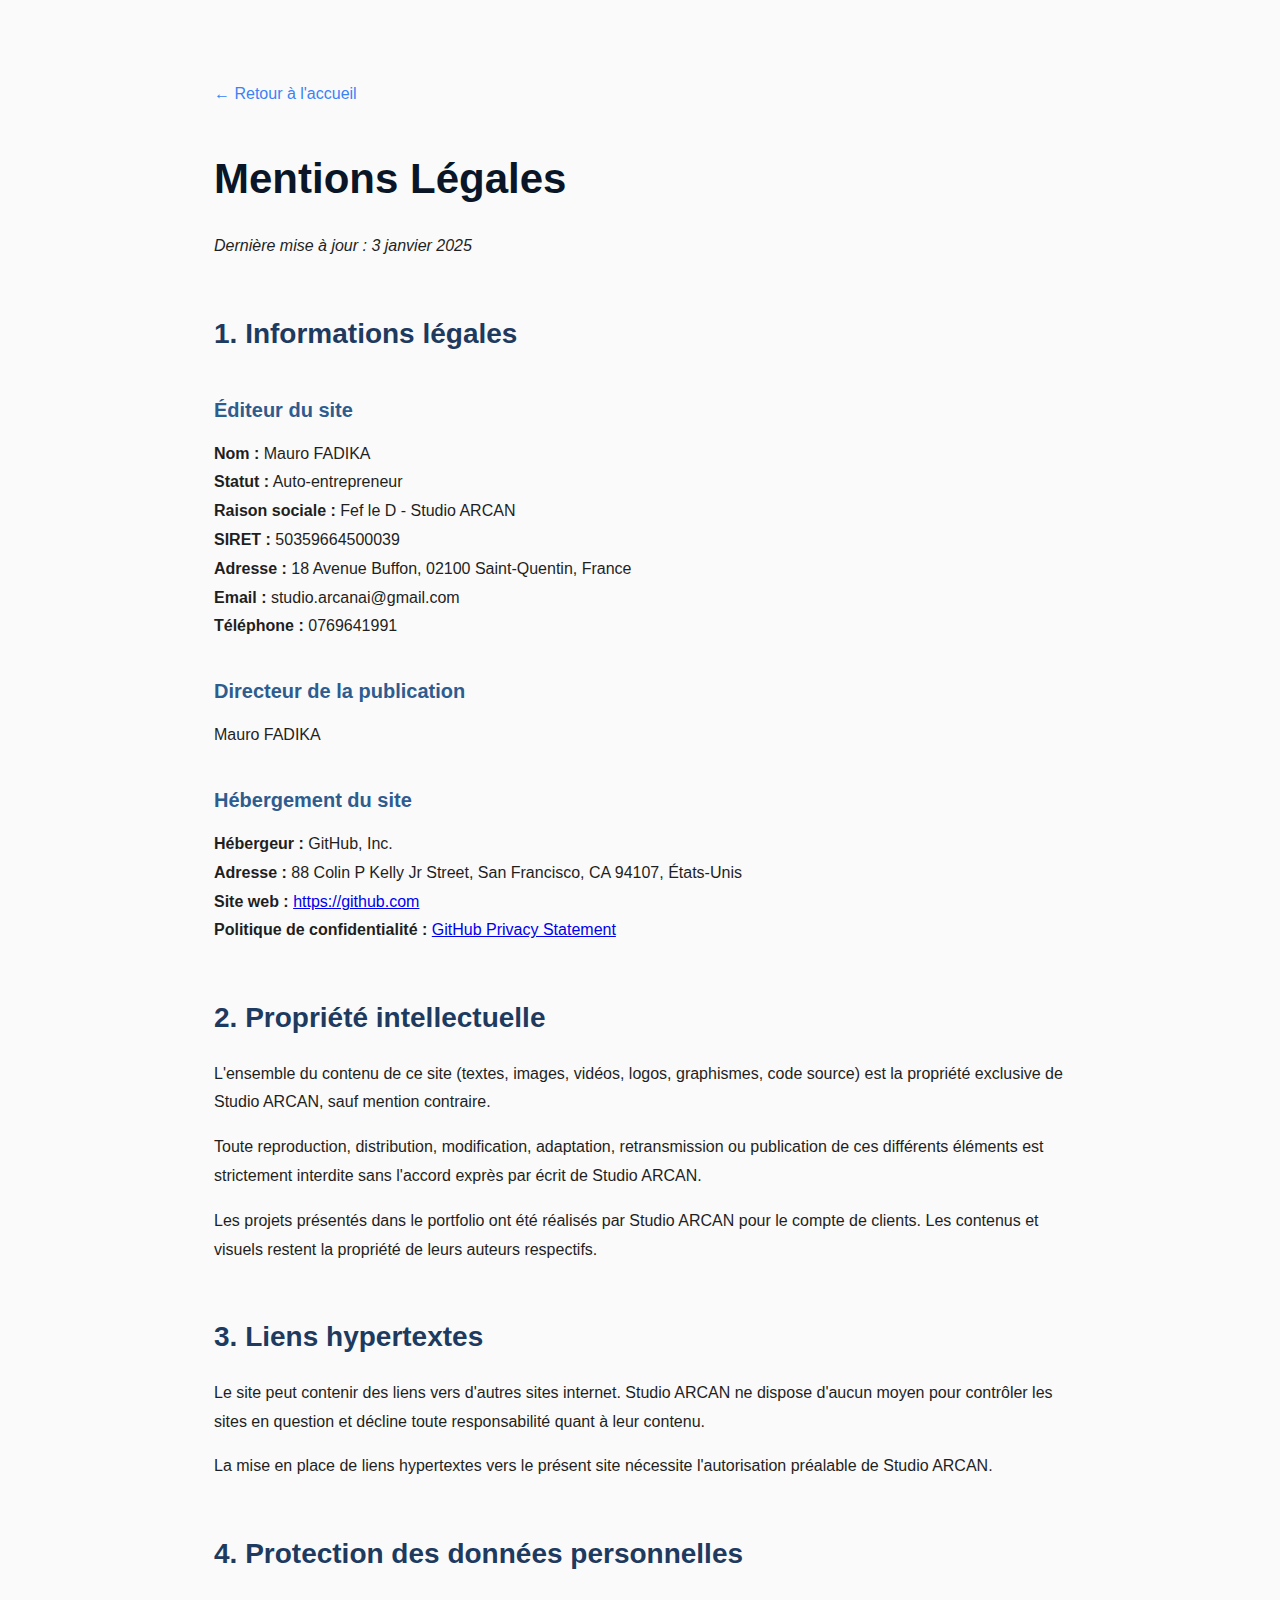
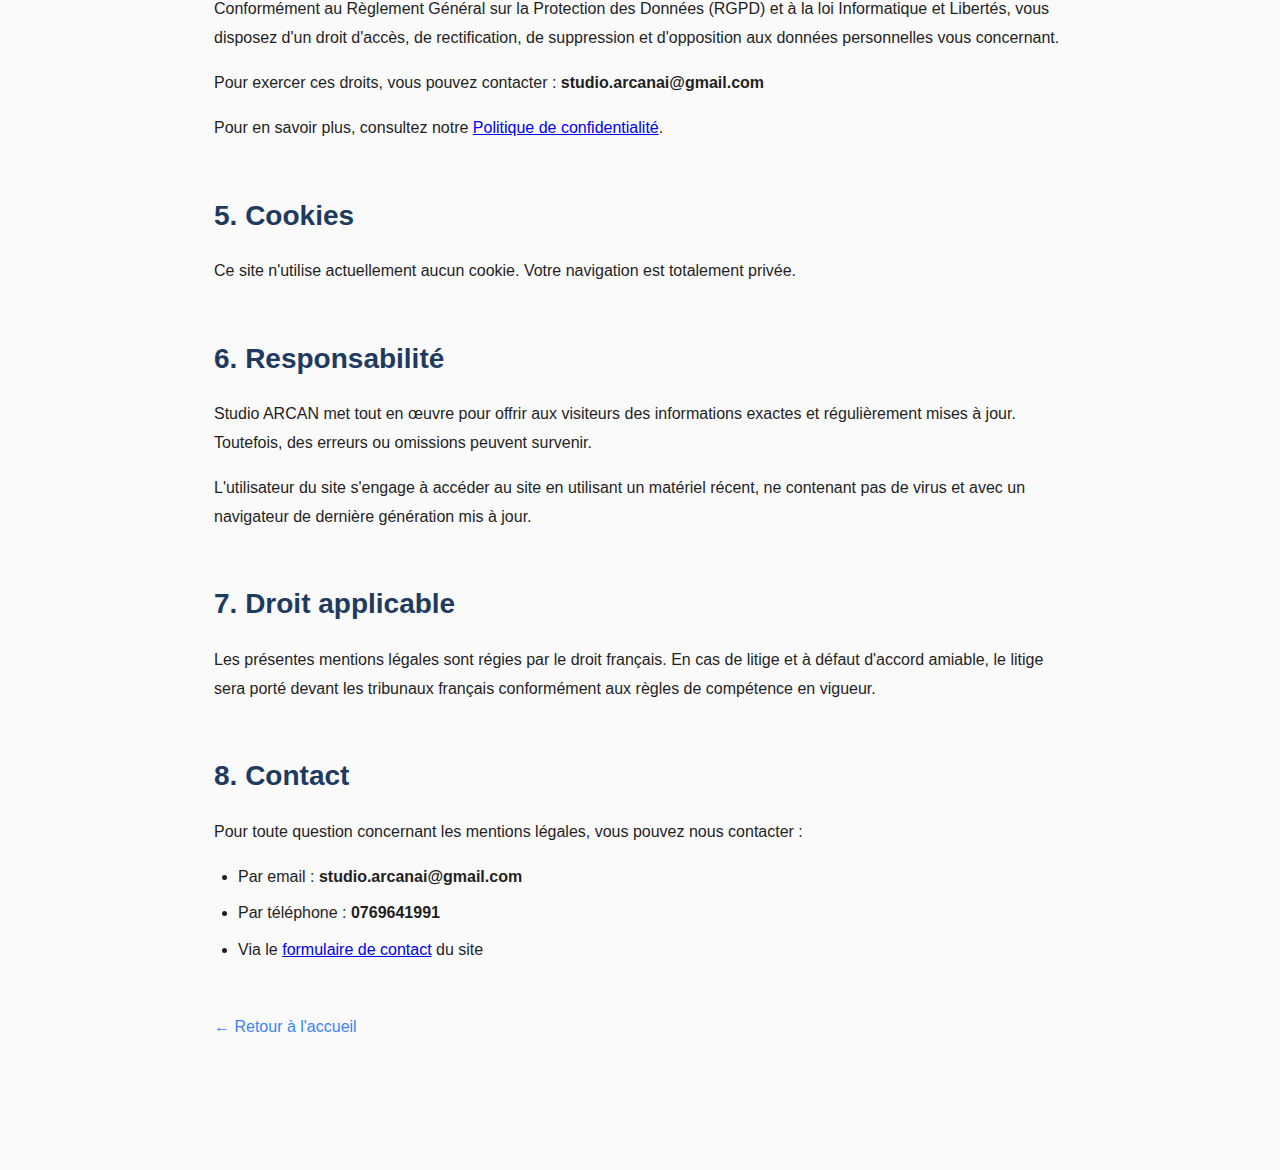
<file: mentions-legales.html>
<!DOCTYPE html>
<html lang="fr">

<head>
    <meta charset="UTF-8">
    <meta name="viewport" content="width=device-width, initial-scale=1.0">
    <title>Mentions Légales | Studio ARCAN</title>
    <meta name="robots" content="noindex, nofollow">
    <link rel="stylesheet" href="assets/css/style.css">
    <style>
        .legal-page {
            max-width: 900px;
            margin: 0 auto;
            padding: 80px 24px;
            line-height: 1.8;
        }

        .legal-page h1 {
            font-size: 42px;
            color: var(--blue-900);
            margin-bottom: 16px;
        }

        .legal-page h2 {
            font-size: 28px;
            color: var(--blue-700);
            margin-top: 48px;
            margin-bottom: 16px;
        }

        .legal-page h3 {
            font-size: 20px;
            color: var(--blue-600);
            margin-top: 32px;
            margin-bottom: 12px;
        }

        .legal-page p {
            margin-bottom: 16px;
            color: var(--gray-800);
        }

        .legal-page ul {
            margin-left: 24px;
            margin-bottom: 16px;
        }

        .legal-page li {
            margin-bottom: 8px;
        }

        .back-link {
            display: inline-block;
            color: var(--blue-500);
            text-decoration: none;
            margin-bottom: 32px;
            font-weight: 500;
        }

        .back-link:hover {
            color: var(--blue-700);
        }
    </style>
</head>

<body>
    <div class="legal-page">
        <a href="/" class="back-link">← Retour à l'accueil</a>

        <h1>Mentions Légales</h1>
        <p><em>Dernière mise à jour : 3 janvier 2025</em></p>

        <h2>1. Informations légales</h2>

        <h3>Éditeur du site</h3>
        <p>
            <strong>Nom :</strong> Mauro FADIKA<br>
            <strong>Statut :</strong> Auto-entrepreneur<br>
            <strong>Raison sociale :</strong> Fef le D - Studio ARCAN<br>
            <strong>SIRET :</strong> 50359664500039<br>
            <strong>Adresse :</strong> 18 Avenue Buffon, 02100 Saint-Quentin, France<br>
            <strong>Email :</strong> studio.arcanai@gmail.com<br>
            <strong>Téléphone :</strong> 0769641991
        </p>

        <h3>Directeur de la publication</h3>
        <p>Mauro FADIKA</p>

        <h3>Hébergement du site</h3>
        <p>
            <strong>Hébergeur :</strong> GitHub, Inc.<br>
            <strong>Adresse :</strong> 88 Colin P Kelly Jr Street, San Francisco, CA 94107, États-Unis<br>
            <strong>Site web :</strong> <a href="https://github.com" target="_blank"
                rel="noopener">https://github.com</a><br>
            <strong>Politique de confidentialité :</strong> <a
                href="https://docs.github.com/fr/site-policy/privacy-policies/github-privacy-statement" target="_blank"
                rel="noopener">GitHub Privacy Statement</a>
        </p>

        <h2>2. Propriété intellectuelle</h2>
        <p>
            L'ensemble du contenu de ce site (textes, images, vidéos, logos, graphismes, code source) est la propriété
            exclusive de Studio ARCAN, sauf mention contraire.
        </p>
        <p>
            Toute reproduction, distribution, modification, adaptation, retransmission ou publication de ces différents
            éléments est strictement interdite sans l'accord exprès par écrit de Studio ARCAN.
        </p>
        <p>
            Les projets présentés dans le portfolio ont été réalisés par Studio ARCAN pour le compte de clients. Les
            contenus et visuels restent la propriété de leurs auteurs respectifs.
        </p>

        <h2>3. Liens hypertextes</h2>
        <p>
            Le site peut contenir des liens vers d'autres sites internet. Studio ARCAN ne dispose d'aucun moyen pour
            contrôler les sites en question et décline toute responsabilité quant à leur contenu.
        </p>
        <p>
            La mise en place de liens hypertextes vers le présent site nécessite l'autorisation préalable de Studio
            ARCAN.
        </p>

        <h2>4. Protection des données personnelles</h2>
        <p>
            Conformément au Règlement Général sur la Protection des Données (RGPD) et à la loi Informatique et Libertés,
            vous disposez d'un droit d'accès, de rectification, de suppression et d'opposition aux données personnelles
            vous concernant.
        </p>
        <p>
            Pour exercer ces droits, vous pouvez contacter : <strong>studio.arcanai@gmail.com</strong>
        </p>
        <p>
            Pour en savoir plus, consultez notre <a href="/politique-confidentialite.html">Politique de
                confidentialité</a>.
        </p>

        <h2>5. Cookies</h2>
        <p>
            Ce site n'utilise actuellement aucun cookie. Votre navigation est totalement privée.
        </p>

        <h2>6. Responsabilité</h2>
        <p>
            Studio ARCAN met tout en œuvre pour offrir aux visiteurs des informations exactes et régulièrement mises à
            jour. Toutefois, des erreurs ou omissions peuvent survenir.
        </p>
        <p>
            L'utilisateur du site s'engage à accéder au site en utilisant un matériel récent, ne contenant pas de virus
            et avec un navigateur de dernière génération mis à jour.
        </p>

        <h2>7. Droit applicable</h2>
        <p>
            Les présentes mentions légales sont régies par le droit français. En cas de litige et à défaut d'accord
            amiable, le litige sera porté devant les tribunaux français conformément aux règles de compétence en
            vigueur.
        </p>

        <h2>8. Contact</h2>
        <p>
            Pour toute question concernant les mentions légales, vous pouvez nous contacter :
        </p>
        <ul>
            <li>Par email : <strong>studio.arcanai@gmail.com</strong></li>
            <li>Par téléphone : <strong>0769641991</strong></li>
            <li>Via le <a href="/#contact">formulaire de contact</a> du site</li>
        </ul>

        <p style="margin-top: 48px;">
            <a href="/" class="back-link">← Retour à l'accueil</a>
        </p>
    </div>
</body>

</html>
</file>
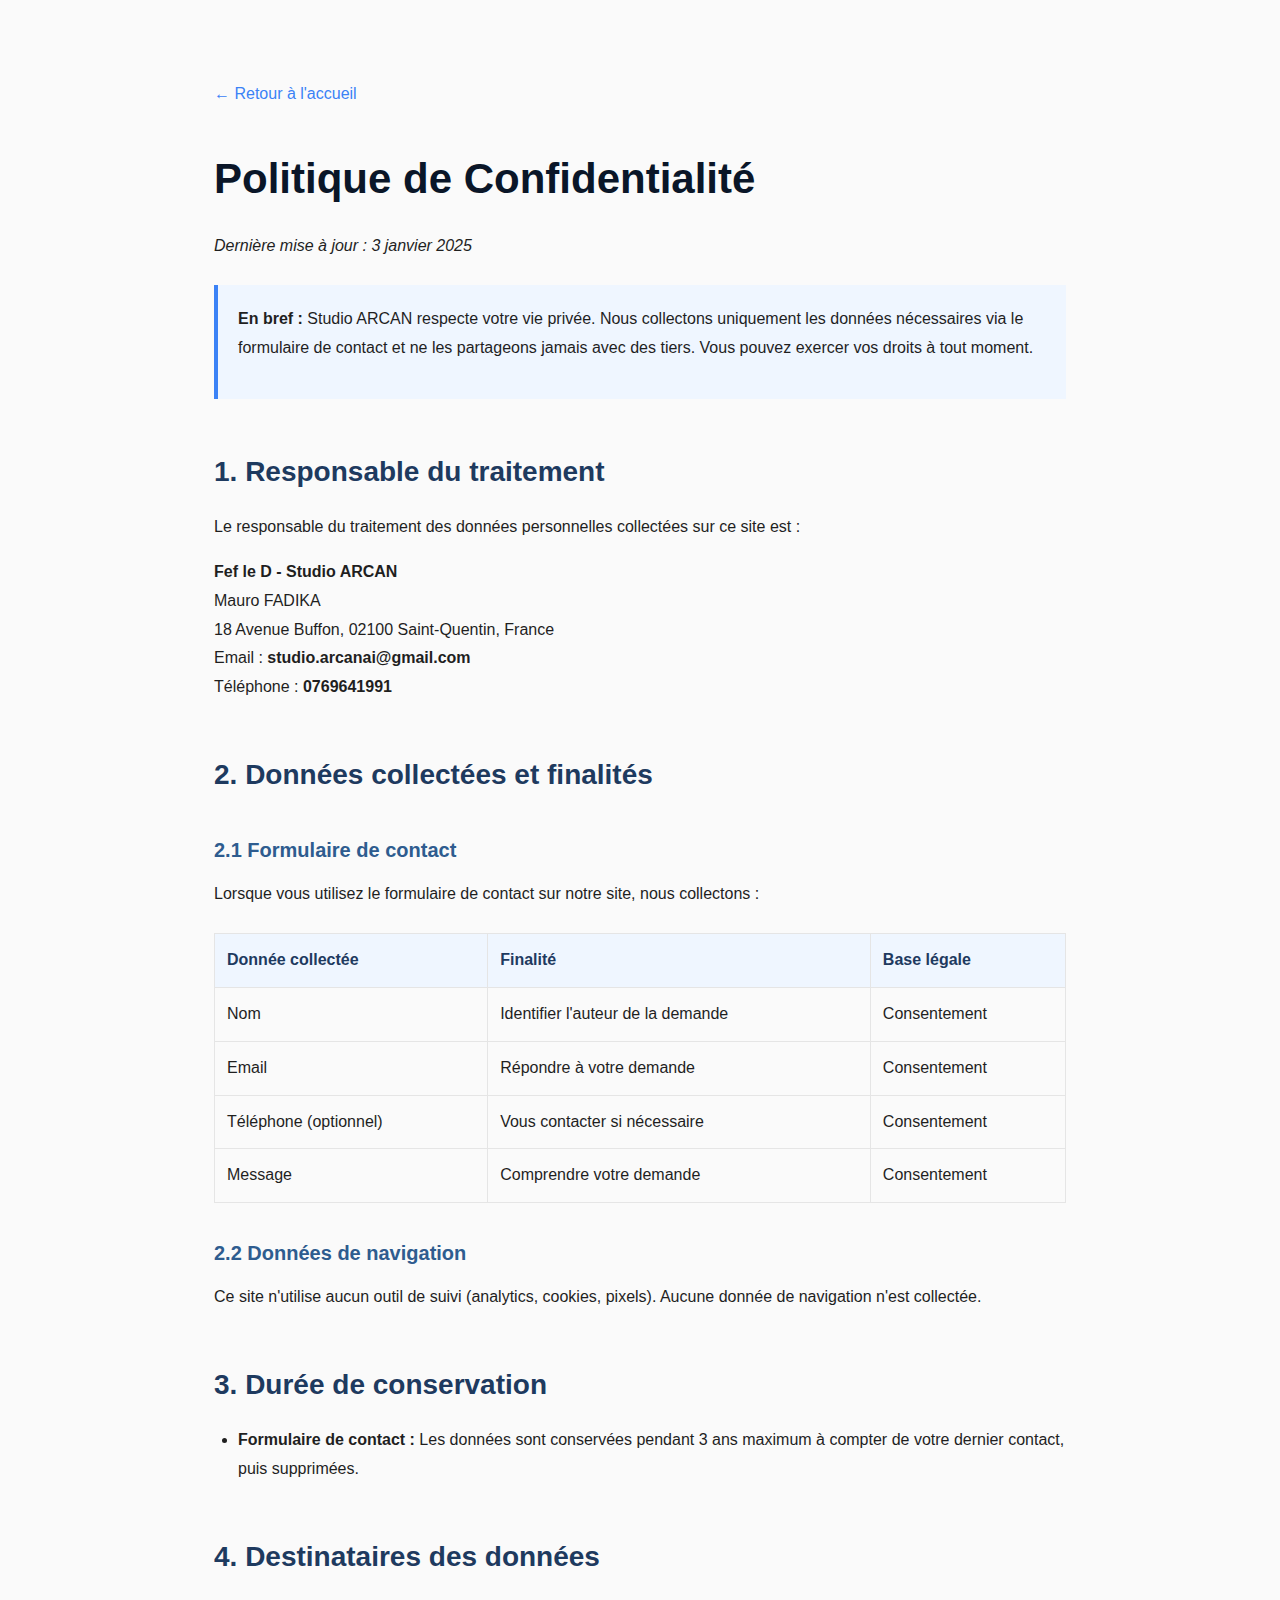
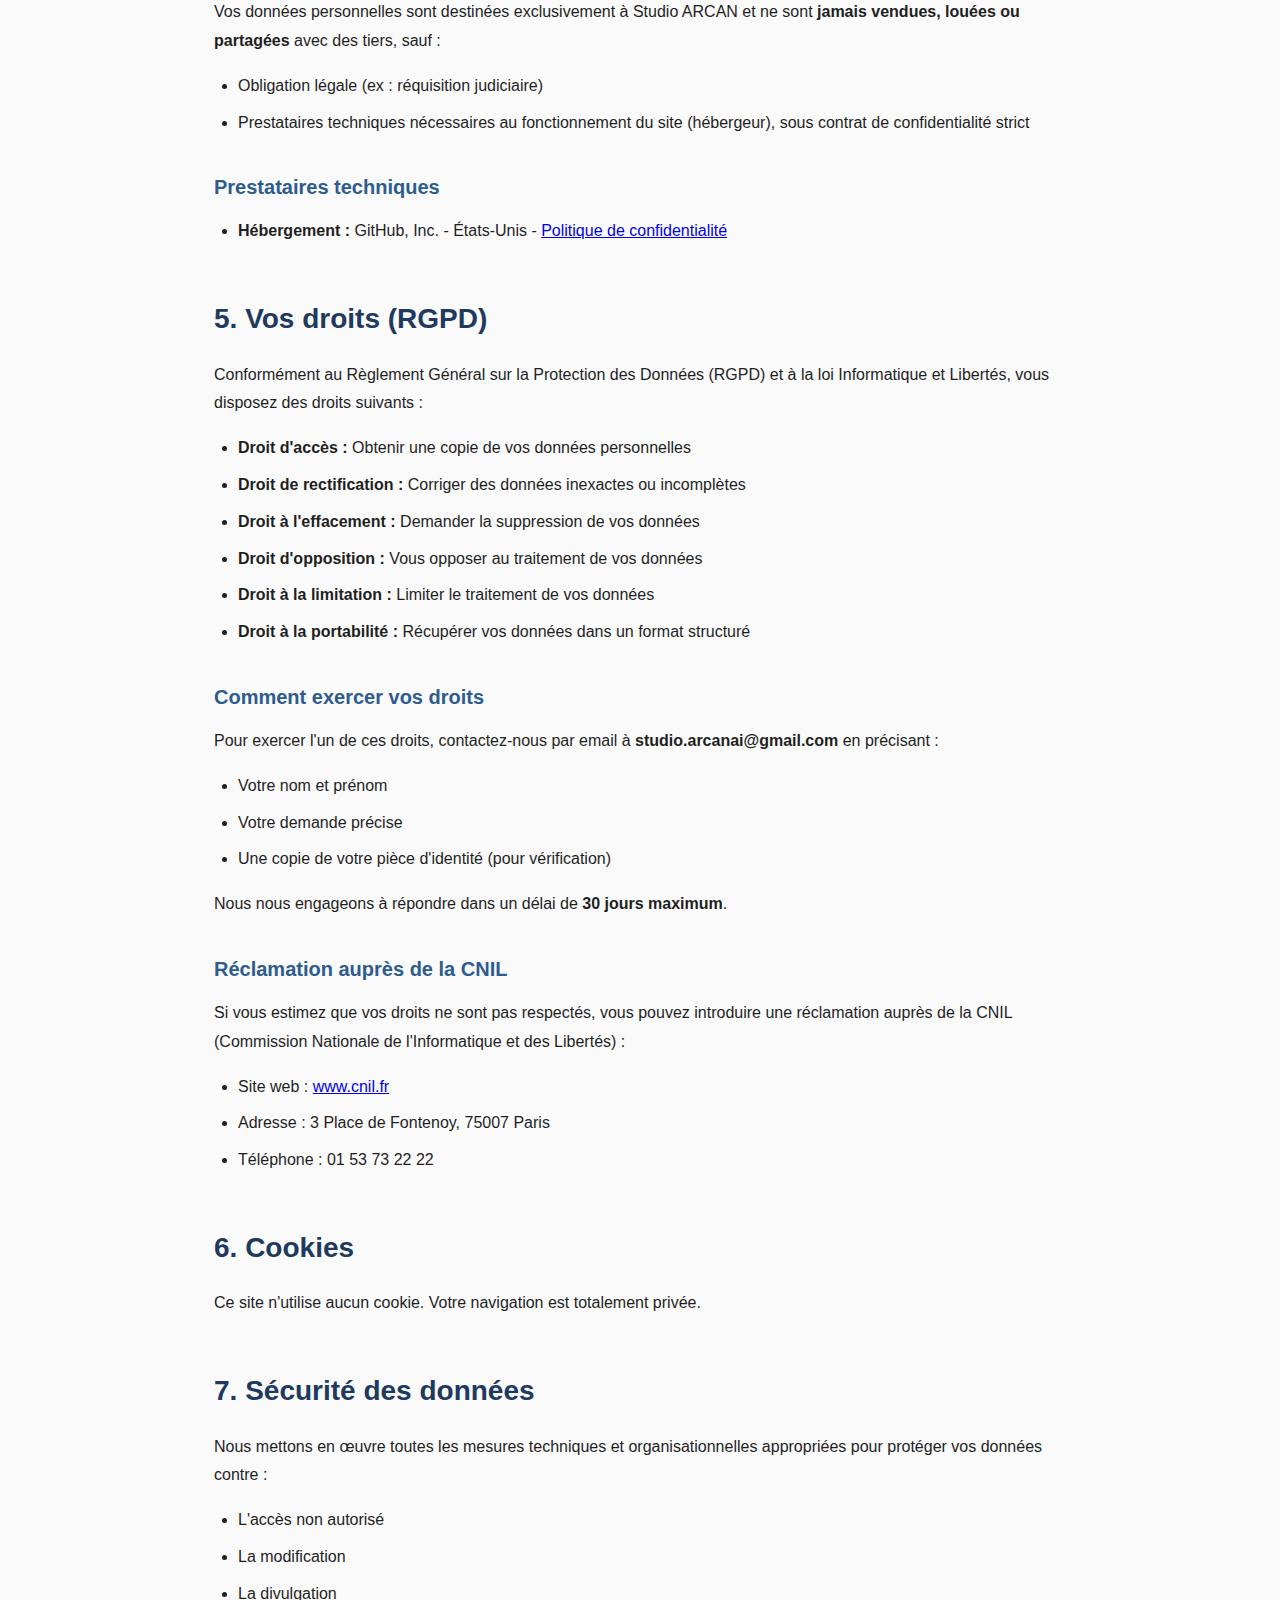
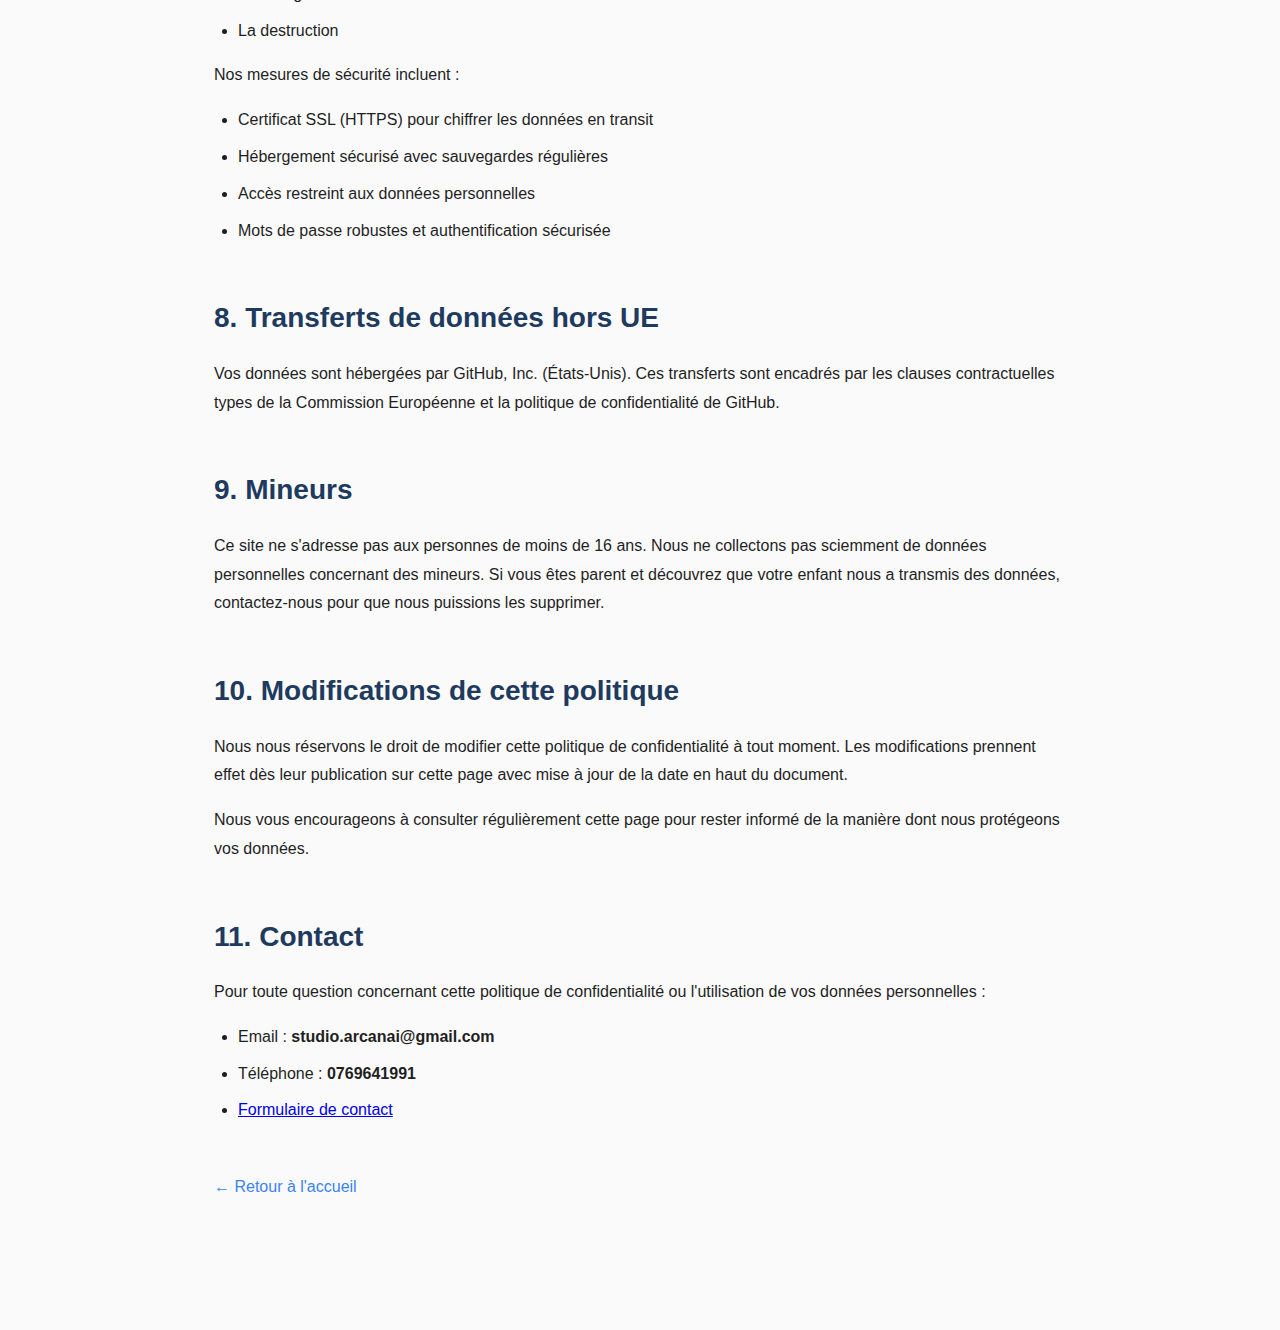
<file: politique-confidentialite.html>
<!DOCTYPE html>
<html lang="fr">

<head>
    <meta charset="UTF-8">
    <meta name="viewport" content="width=device-width, initial-scale=1.0">
    <title>Politique de Confidentialité | Studio ARCAN</title>
    <meta name="robots" content="noindex, nofollow">
    <link rel="stylesheet" href="assets/css/style.css">
    <style>
        .legal-page {
            max-width: 900px;
            margin: 0 auto;
            padding: 80px 24px;
            line-height: 1.8;
        }

        .legal-page h1 {
            font-size: 42px;
            color: var(--blue-900);
            margin-bottom: 16px;
        }

        .legal-page h2 {
            font-size: 28px;
            color: var(--blue-700);
            margin-top: 48px;
            margin-bottom: 16px;
        }

        .legal-page h3 {
            font-size: 20px;
            color: var(--blue-600);
            margin-top: 32px;
            margin-bottom: 12px;
        }

        .legal-page p {
            margin-bottom: 16px;
            color: var(--gray-800);
        }

        .legal-page ul {
            margin-left: 24px;
            margin-bottom: 16px;
        }

        .legal-page li {
            margin-bottom: 8px;
        }

        .legal-page table {
            width: 100%;
            border-collapse: collapse;
            margin: 24px 0;
        }

        .legal-page table th,
        .legal-page table td {
            padding: 12px;
            border: 1px solid var(--gray-200);
            text-align: left;
        }

        .legal-page table th {
            background: var(--blue-50);
            color: var(--blue-700);
            font-weight: 600;
        }

        .back-link {
            display: inline-block;
            color: var(--blue-500);
            text-decoration: none;
            margin-bottom: 32px;
            font-weight: 500;
        }

        .back-link:hover {
            color: var(--blue-700);
        }

        .highlight-box {
            background: var(--blue-50);
            border-left: 4px solid var(--blue-500);
            padding: 20px;
            margin: 24px 0;
        }
    </style>
</head>

<body>
    <div class="legal-page">
        <a href="/" class="back-link">← Retour à l'accueil</a>

        <h1>Politique de Confidentialité</h1>
        <p><em>Dernière mise à jour : 3 janvier 2025</em></p>

        <div class="highlight-box">
            <p><strong>En bref :</strong> Studio ARCAN respecte votre vie privée. Nous collectons uniquement les données
                nécessaires via le formulaire de contact et ne les partageons jamais avec des tiers. Vous pouvez exercer
                vos droits à tout moment.</p>
        </div>

        <h2>1. Responsable du traitement</h2>
        <p>
            Le responsable du traitement des données personnelles collectées sur ce site est :
        </p>
        <p>
            <strong>Fef le D - Studio ARCAN</strong><br>
            Mauro FADIKA<br>
            18 Avenue Buffon, 02100 Saint-Quentin, France<br>
            Email : <strong>studio.arcanai@gmail.com</strong><br>
            Téléphone : <strong>0769641991</strong>
        </p>

        <h2>2. Données collectées et finalités</h2>

        <h3>2.1 Formulaire de contact</h3>
        <p>Lorsque vous utilisez le formulaire de contact sur notre site, nous collectons :</p>

        <table>
            <thead>
                <tr>
                    <th>Donnée collectée</th>
                    <th>Finalité</th>
                    <th>Base légale</th>
                </tr>
            </thead>
            <tbody>
                <tr>
                    <td>Nom</td>
                    <td>Identifier l'auteur de la demande</td>
                    <td>Consentement</td>
                </tr>
                <tr>
                    <td>Email</td>
                    <td>Répondre à votre demande</td>
                    <td>Consentement</td>
                </tr>
                <tr>
                    <td>Téléphone (optionnel)</td>
                    <td>Vous contacter si nécessaire</td>
                    <td>Consentement</td>
                </tr>
                <tr>
                    <td>Message</td>
                    <td>Comprendre votre demande</td>
                    <td>Consentement</td>
                </tr>
            </tbody>
        </table>

        <h3>2.2 Données de navigation</h3>
        <p>
            Ce site n'utilise aucun outil de suivi (analytics, cookies, pixels). Aucune donnée de navigation n'est
            collectée.
        </p>

        <h2>3. Durée de conservation</h2>
        <ul>
            <li><strong>Formulaire de contact :</strong> Les données sont conservées pendant 3 ans maximum à compter de
                votre dernier contact, puis supprimées.</li>
        </ul>

        <h2>4. Destinataires des données</h2>
        <p>
            Vos données personnelles sont destinées exclusivement à Studio ARCAN et ne sont <strong>jamais vendues,
                louées ou partagées</strong> avec des tiers, sauf :
        </p>
        <ul>
            <li>Obligation légale (ex : réquisition judiciaire)</li>
            <li>Prestataires techniques nécessaires au fonctionnement du site (hébergeur), sous contrat de
                confidentialité strict</li>
        </ul>

        <h3>Prestataires techniques</h3>
        <ul>
            <li><strong>Hébergement :</strong> GitHub, Inc. - États-Unis - <a
                    href="https://docs.github.com/fr/site-policy/privacy-policies/github-privacy-statement"
                    target="_blank" rel="noopener">Politique de confidentialité</a></li>
        </ul>

        <h2>5. Vos droits (RGPD)</h2>
        <p>
            Conformément au Règlement Général sur la Protection des Données (RGPD) et à la loi Informatique et Libertés,
            vous disposez des droits suivants :
        </p>
        <ul>
            <li><strong>Droit d'accès :</strong> Obtenir une copie de vos données personnelles</li>
            <li><strong>Droit de rectification :</strong> Corriger des données inexactes ou incomplètes</li>
            <li><strong>Droit à l'effacement :</strong> Demander la suppression de vos données</li>
            <li><strong>Droit d'opposition :</strong> Vous opposer au traitement de vos données</li>
            <li><strong>Droit à la limitation :</strong> Limiter le traitement de vos données</li>
            <li><strong>Droit à la portabilité :</strong> Récupérer vos données dans un format structuré</li>
        </ul>

        <h3>Comment exercer vos droits</h3>
        <p>
            Pour exercer l'un de ces droits, contactez-nous par email à <strong>studio.arcanai@gmail.com</strong> en précisant :
        </p>
        <ul>
            <li>Votre nom et prénom</li>
            <li>Votre demande précise</li>
            <li>Une copie de votre pièce d'identité (pour vérification)</li>
        </ul>
        <p>
            Nous nous engageons à répondre dans un délai de <strong>30 jours maximum</strong>.
        </p>

        <h3>Réclamation auprès de la CNIL</h3>
        <p>
            Si vous estimez que vos droits ne sont pas respectés, vous pouvez introduire une réclamation auprès de la
            CNIL (Commission Nationale de l'Informatique et des Libertés) :
        </p>
        <ul>
            <li>Site web : <a href="https://www.cnil.fr" target="_blank" rel="noopener">www.cnil.fr</a></li>
            <li>Adresse : 3 Place de Fontenoy, 75007 Paris</li>
            <li>Téléphone : 01 53 73 22 22</li>
        </ul>

        <h2>6. Cookies</h2>
        <p>
            Ce site n'utilise aucun cookie. Votre navigation est totalement privée.
        </p>

        <h2>7. Sécurité des données</h2>
        <p>
            Nous mettons en œuvre toutes les mesures techniques et organisationnelles appropriées pour protéger vos
            données contre :
        </p>
        <ul>
            <li>L'accès non autorisé</li>
            <li>La modification</li>
            <li>La divulgation</li>
            <li>La destruction</li>
        </ul>
        <p>
            Nos mesures de sécurité incluent :
        </p>
        <ul>
            <li>Certificat SSL (HTTPS) pour chiffrer les données en transit</li>
            <li>Hébergement sécurisé avec sauvegardes régulières</li>
            <li>Accès restreint aux données personnelles</li>
            <li>Mots de passe robustes et authentification sécurisée</li>
        </ul>

        <h2>8. Transferts de données hors UE</h2>
        <p>
            Vos données sont hébergées par GitHub, Inc. (États-Unis). Ces transferts sont encadrés par les clauses
            contractuelles types de la Commission Européenne et la politique de confidentialité de GitHub.
        </p>

        <h2>9. Mineurs</h2>
        <p>
            Ce site ne s'adresse pas aux personnes de moins de 16 ans. Nous ne collectons pas sciemment de données
            personnelles concernant des mineurs. Si vous êtes parent et découvrez que votre enfant nous a transmis des
            données, contactez-nous pour que nous puissions les supprimer.
        </p>

        <h2>10. Modifications de cette politique</h2>
        <p>
            Nous nous réservons le droit de modifier cette politique de confidentialité à tout moment. Les modifications
            prennent effet dès leur publication sur cette page avec mise à jour de la date en haut du document.
        </p>
        <p>
            Nous vous encourageons à consulter régulièrement cette page pour rester informé de la manière dont nous
            protégeons vos données.
        </p>

        <h2>11. Contact</h2>
        <p>
            Pour toute question concernant cette politique de confidentialité ou l'utilisation de vos données
            personnelles :
        </p>
        <ul>
            <li>Email : <strong>studio.arcanai@gmail.com</strong></li>
            <li>Téléphone : <strong>0769641991</strong></li>
            <li><a href="/#contact">Formulaire de contact</a></li>
        </ul>

        <p style="margin-top: 48px;">
            <a href="/" class="back-link">← Retour à l'accueil</a>
        </p>
    </div>
</body>

</html>
</file>
<file: portfolio/ab-academie/assets/css/menu.css>
/* ==========================================================================
   MENU CSS COMPLET - menu.css
   Navigation desktop + dropdown + menu mobile burger
   ========================================================================== */

/* ==========================================================================
   Navigation de base
   ========================================================================== */

.nav-container {
    display: flex;
    justify-content: space-between;
    align-items: center;
    padding: var(--space-lg) var(--space-xl);
    max-width: 1200px;
    margin: 0 auto;
}

/* Navigation principale */
.nav-menu {
    display: flex;
    list-style: none;
    gap: var(--space-2xl);
    margin: 0;
    padding: 0;
}

/* Liens de navigation */
.nav-link {
    text-decoration: none;
    color: var(--gray-600);
    font-weight: 500;
    transition: all var(--transition-base);
    position: relative;
    padding: 0.5rem 0;
}

.nav-link:hover {
    color: var(--primary-pink);
}

.nav-link::after {
    content: '';
    position: absolute;
    bottom: -5px;
    left: 0;
    width: 0;
    height: 2px;
    background: var(--primary-gradient);
    transition: width var(--transition-base);
}

.nav-link:hover::after {
    width: 100%;
}

.nav-link.active {
    color: var(--primary-pink);
}

.nav-link.active::after {
    width: 100%;
}

/* Bouton CTA */
.cta-button {
    display: none;
    background: var(--primary-gradient);
    color: var(--white);
    padding: var(--space-md) var(--space-lg);
    border-radius: var(--radius-xl);
    text-decoration: none;
    font-weight: 600;
    transition: all var(--transition-base);
    box-shadow: var(--shadow-sm);
}

@media (min-width: 1024px) {
    .cta-button {
        display: block;
    }
}

.cta-button:hover {
    transform: translateY(-2px);
    box-shadow: var(--shadow-lg);
}

/* ==========================================================================
   Menu déroulant (Dropdown) - Desktop
   ========================================================================== */

/* Container du dropdown */
.nav-dropdown {
    position: relative;
}

/* Lien principal avec icône */
.dropdown-toggle {
    display: flex;
    align-items: center;
    gap: 0.5rem;
    cursor: pointer;
    text-decoration: none;
    color: var(--gray-600);
    font-weight: 500;
    transition: all var(--transition-base);
    position: relative;
    padding: 0.5rem 0;
}

.dropdown-toggle:hover {
    color: var(--primary-pink);
}

.dropdown-icon {
    font-size: 0.75rem;
    transition: transform 0.3s ease;
}

.nav-dropdown.active .dropdown-icon {
    transform: rotate(180deg);
}

.nav-dropdown.active .dropdown-toggle {
    color: var(--primary-pink);
}

/* Menu déroulant */
.dropdown-menu {
    position: absolute;
    top: 100%;
    left: 50%;
    transform: translateX(-50%);
    background: white;
    border-radius: 1rem;
    box-shadow: 0 20px 25px -5px rgba(0, 0, 0, 0.1), 0 8px 10px -6px rgba(0, 0, 0, 0.1);
    border: 1px solid #e5e7eb;
    min-width: 320px;
    max-width: 380px;
    padding: 1rem 0;
    opacity: 0;
    visibility: hidden;
    transform: translateX(-50%) translateY(-10px);
    transition: all 0.3s ease;
    z-index: 1000;
    list-style: none;
    margin: 0;
}

.nav-dropdown.active .dropdown-menu {
    opacity: 1;
    visibility: visible;
    transform: translateX(-50%) translateY(0);
}

/* Flèche du dropdown */
.dropdown-menu::before {
    content: '';
    position: absolute;
    top: -8px;
    left: 50%;
    transform: translateX(-50%) rotate(45deg);
    width: 16px;
    height: 16px;
    background: white;
    border: 1px solid #e5e7eb;
    border-bottom: none;
    border-right: none;
}

/* Liens du dropdown */
.dropdown-link {
    display: flex;
    align-items: center;
    gap: 1rem;
    padding: 0.75rem 1.5rem;
    text-decoration: none;
    color: #374151;
    transition: all 0.3s ease;
    border-radius: 0;
}

.dropdown-link:hover {
    background: linear-gradient(135deg, #fdf2f8, #f3e8ff);
    color: #ec4899;
}

.dropdown-link i {
    width: 20px;
    height: 20px;
    display: flex;
    align-items: center;
    justify-content: center;
    background: linear-gradient(135deg, #ec4899, #8b5cf6);
    color: white;
    border-radius: 0.5rem;
    font-size: 0.75rem;
    flex-shrink: 0;
}

.dropdown-link span {
    display: flex;
    flex-direction: column;
    gap: 0.25rem;
}

.dropdown-link strong {
    font-weight: 600;
    font-size: 0.9rem;
    line-height: 1.2;
}

.dropdown-link small {
    font-size: 0.75rem;
    color: #6b7280;
    line-height: 1.2;
}

.dropdown-link:hover small {
    color: #ec4899;
}

/* Séparateurs et catégories */
.dropdown-divider {
    height: 1px;
    background: #e5e7eb;
    margin: 0.5rem 1.5rem;
}

.dropdown-category {
    padding: 0.5rem 1.5rem 0.25rem;
}

.dropdown-category span {
    font-size: 0.75rem;
    font-weight: 600;
    color: #9ca3af;
    text-transform: uppercase;
    letter-spacing: 0.05em;
}

/* Lien mis en valeur */
.dropdown-link.highlight {
    background: linear-gradient(135deg, #ec4899, #8b5cf6);
    color: white;
    margin: 0.5rem 1rem 0;
    border-radius: 0.75rem;
}

.dropdown-link.highlight:hover {
    background: linear-gradient(135deg, #be185d, #7c3aed);
    transform: translateY(-1px);
}

.dropdown-link.highlight i {
    background: rgba(255, 255, 255, 0.2);
}

.dropdown-link.highlight small {
    color: rgba(255, 255, 255, 0.8);
}

/* Animation d'apparition des éléments */
.dropdown-menu li {
    opacity: 0;
    transform: translateY(10px);
    animation: dropdownItemAppear 0.3s ease forwards;
}

.dropdown-menu li:nth-child(1) { animation-delay: 0.05s; }
.dropdown-menu li:nth-child(2) { animation-delay: 0.1s; }
.dropdown-menu li:nth-child(3) { animation-delay: 0.15s; }
.dropdown-menu li:nth-child(4) { animation-delay: 0.2s; }
.dropdown-menu li:nth-child(5) { animation-delay: 0.25s; }
.dropdown-menu li:nth-child(6) { animation-delay: 0.3s; }
.dropdown-menu li:nth-child(7) { animation-delay: 0.35s; }
.dropdown-menu li:nth-child(8) { animation-delay: 0.4s; }
.dropdown-menu li:nth-child(9) { animation-delay: 0.45s; }
.dropdown-menu li:nth-child(10) { animation-delay: 0.5s; }

@keyframes dropdownItemAppear {
    to {
        opacity: 1;
        transform: translateY(0);
    }
}

/* ==========================================================================
   Menu Mobile - Burger Button
   ========================================================================== */

.mobile-menu-toggle {
    display: flex;
    flex-direction: column;
    gap: 4px;
    background: none;
    border: none;
    cursor: pointer;
    padding: 0.5rem;
    z-index: 1001;
    border-radius: 0.25rem;
    transition: background-color var(--transition-base);
}

.mobile-menu-toggle:hover {
    background-color: var(--gray-100);
}

/* Cacher sur desktop */
@media (min-width: 768px) {
    .mobile-menu-toggle {
        display: none;
    }
}

.mobile-menu-toggle span {
    width: 24px;
    height: 2px;
    background: var(--gray-700);
    transition: all 0.3s ease;
    border-radius: 1px;
}

/* Animation burger vers X */
.mobile-menu-toggle.active span:nth-child(1) {
    transform: rotate(45deg) translate(5px, 5px);
    background: var(--primary-pink);
}

.mobile-menu-toggle.active span:nth-child(2) {
    opacity: 0;
}

.mobile-menu-toggle.active span:nth-child(3) {
    transform: rotate(-45deg) translate(7px, -6px);
    background: var(--primary-pink);
}

/* ==========================================================================
   Menu Mobile - Layout et styles
   ========================================================================== */

/* Cacher navigation desktop sur mobile */
@media (max-width: 767px) {
    /* Menu principal - FORCE l'affichage avec !important */
    .nav-menu {
        position: fixed !important;
        top: 80px !important;
        left: 0 !important;
        width: 100% !important;
        height: calc(100vh - 80px) !important;
        background: white !important;
        box-shadow: 0 4px 6px -1px rgba(0, 0, 0, 0.1) !important;
        transform: translateX(-100%) !important;
        opacity: 0 !important;
        visibility: hidden !important;
        transition: all 0.3s ease !important;
        flex-direction: column !important;
        padding: 2rem !important;
        gap: 1rem !important;
        overflow-y: auto !important;
        z-index: 999 !important;
        /* CRITIQUE : Forcer l'affichage */
        display: flex !important;
        margin: 0 !important;
        list-style: none !important;
    }
    
    /* Menu mobile actif */
    .nav-menu.active {
        transform: translateX(0) !important;
        opacity: 1 !important;
        visibility: visible !important;
    }
    
    /* Items du menu mobile */
    .nav-menu li {
        width: 100%;
        margin: 0;
    }
    
    /* Liens du menu mobile */
    .nav-link {
        display: block !important;
        padding: 1rem 0 !important;
        border-bottom: 1px solid #f3f4f6 !important;
        font-size: 1.1rem !important;
        color: var(--gray-700) !important;
        text-decoration: none !important;
        transition: all var(--transition-base) !important;
        position: relative !important;
    }
    
    .nav-link:hover {
        color: var(--primary-pink) !important;
        background: var(--gray-50) !important;
        margin: 0 -1rem !important;
        padding-left: 1rem !important;
        padding-right: 1rem !important;
    }
    
    /* Dropdown dans le menu mobile */
    .nav-dropdown .dropdown-toggle {
        display: block !important;
        padding: 1rem 0 !important;
        border-bottom: 1px solid #f3f4f6 !important;
        font-size: 1.1rem !important;
    }
    
    .nav-dropdown .dropdown-menu {
        position: static !important;
        transform: none !important;
        box-shadow: none !important;
        border: none !important;
        background: transparent !important;
        padding: 0 !important;
        opacity: 1 !important;
        visibility: visible !important;
        min-width: auto !important;
        max-width: none !important;
        margin-top: 1rem !important;
        display: block !important;
    }
    
    .nav-dropdown .dropdown-menu::before {
        display: none !important;
    }
    
    .dropdown-link {
        padding: 0.75rem 1rem !important;
        border-bottom: 1px solid #f9fafb !important;
        margin-bottom: 0.5rem !important;
        border-radius: 0.5rem !important;
        display: flex !important;
        background: var(--gray-50) !important;
    }
    
    .dropdown-link:hover {
        background: var(--gray-100) !important;
    }
    
    .dropdown-category {
        padding: 1.5rem 0 0.5rem !important;
    }
    
    .dropdown-divider {
        display: none !important;
    }
    
    .dropdown-link.highlight {
        background: var(--primary-gradient) !important;
        color: white !important;
        margin: 1rem 0 !important;
        padding: 1rem !important;
    }
    
    /* Cacher le bouton CTA sur mobile */
    .cta-button {
        display: none !important;
    }
}

/* ==========================================================================
   Responsive - Tablette
   ========================================================================== */

@media (min-width: 768px) and (max-width: 1023px) {
    .nav-container {
        padding: var(--space-lg) var(--space-lg);
    }
    
    .nav-menu {
        gap: var(--space-lg);
    }
    
    .dropdown-menu {
        min-width: 280px;
    }
}

/* ==========================================================================
   États focus et accessibilité
   ========================================================================== */

.nav-link:focus,
.dropdown-toggle:focus,
.dropdown-link:focus,
.mobile-menu-toggle:focus {
    outline: 2px solid var(--primary-pink);
    outline-offset: 2px;
    border-radius: var(--radius-sm);
}

.mobile-menu-toggle:focus {
    background-color: var(--gray-100);
}

/* ==========================================================================
   Animation générale et fixes
   ========================================================================== */

/* Fix pour éviter le flash de contenu */
.nav-menu {
    transition: all 0.3s ease;
}

/* Animation fluide pour tous les éléments */
.nav-dropdown,
.dropdown-menu,
.nav-link,
.dropdown-link {
    transition: all var(--transition-base);
}

/* Optimisation des performances */
.dropdown-menu,
.nav-menu {
    will-change: transform, opacity;
}

/* ==========================================================================
   Debugging (à supprimer en production)
   ========================================================================== */

/* Décommentez pour débugger les problèmes d'affichage */
/*
.nav-menu {
    border: 2px solid red !important;
}

.nav-menu.active {
    border: 2px solid green !important;
}

.mobile-menu-toggle {
    border: 2px solid blue !important;
}
*/
</file>
<file: portfolio/atelier-lumina/assets/css/style.css>
/* ============================================
   ATELIER LUMINA - CSS SIMPLIFIÉ & OPTIMISÉ
   Version allégée focalisée sur la performance
   ============================================ */

/* ===== RESET & BASE ===== */
*,
*::before,
*::after {
    box-sizing: border-box;
}

* {
    margin: 0;
    padding: 0;
}

html {
    font-size: 100%;
    scroll-behavior: smooth;
}

body {
    font-family: 'Inter', -apple-system, BlinkMacSystemFont, 'Segoe UI', Roboto, sans-serif;
    line-height: 1.6;
    color: #2d3436;
    background: #fefcf7;
    -webkit-font-smoothing: antialiased;
    -moz-osx-font-smoothing: grayscale;
}

/* ===== VARIABLES CSS SIMPLIFIÉES ===== */
:root {
    /* Couleurs principales */
    --wood-brown: #8b6914;
    --wood-light: #d4b668;
    --wood-dark: #5d4809;
    --sage-green: #87a96b;
    --deep-forest: #2c5530;
    --warm-white: #fefcf7;
    --natural-linen: #f5f5dc;
    --soft-cream: #f8f6f1;
    --text-primary: #2d3436;
    --text-secondary: #636e72;
    --text-muted: #a0a0a0;
    
    /* Espacements */
    --space-xs: 0.5rem;
    --space-sm: 0.75rem;
    --space-md: 1rem;
    --space-lg: 1.5rem;
    --space-xl: 2rem;
    --space-2xl: 3rem;
    --space-3xl: 4rem;
    
    /* Transitions */
    --transition: 300ms ease;
    --transition-slow: 500ms ease;
    
    /* Ombres */
    --shadow-sm: 0 2px 8px rgba(0, 0, 0, 0.06);
    --shadow-md: 0 4px 16px rgba(0, 0, 0, 0.12);
    --shadow-lg: 0 8px 32px rgba(0, 0, 0, 0.18);
    
    /* Layout */
    --nav-height: 70px;
    --container-width: 1200px;
}

/* ===== ACCESSIBILITÉ ===== */
.skip-link {
    position: absolute;
    top: -40px;
    left: 6px;
    background: var(--deep-forest);
    color: white;
    padding: 8px 12px;
    text-decoration: none;
    border-radius: 4px;
    z-index: 10000;
    transition: top var(--transition);
}

.skip-link:focus {
    top: 6px;
}

:focus-visible {
    outline: 2px solid var(--wood-brown);
    outline-offset: 2px;
    border-radius: 2px;
}

/* Respecter les préférences d'animations */
@media (prefers-reduced-motion: reduce) {
    * {
        animation-duration: 0.01ms !important;
        animation-iteration-count: 1 !important;
        transition-duration: 0.01ms !important;
        scroll-behavior: auto !important;
    }
}

/* ===== NAVIGATION PRINCIPALE ===== */
.main-nav {
    position: fixed;
    top: 0;
    left: 0;
    right: 0;
    background: rgba(254, 252, 247, 0.95);
    backdrop-filter: blur(12px);
    border-bottom: 1px solid rgba(139, 105, 20, 0.1);
    z-index: 1000;
    height: var(--nav-height);
}

.nav-container {
    max-width: var(--container-width);
    margin: 0 auto;
    padding: 0 var(--space-lg);
    height: 100%;
    display: flex;
    align-items: center;
    justify-content: space-between;
}

.nav-brand {
    display: flex;
    align-items: center;
    gap: var(--space-sm);
}

.brand-icon {
    width: 40px;
    height: 40px;
    background: linear-gradient(135deg, var(--wood-brown) 0%, var(--wood-light) 100%);
    border-radius: 50%;
    display: flex;
    align-items: center;
    justify-content: center;
    font-size: 18px;
}
.brand-icon {
    width: 200px;
    height: 150px;
    background: url('../img/logo.svg') center/contain no-repeat;
    border-radius: 50%;
    /* Supprimez les autres styles de background */
}
.brand-text {
    display: flex;
    flex-direction: column;
}

.brand-name {
    font-size: 18px;
    font-weight: 600;
    color: var(--deep-forest);
    font-family: 'Playfair Display', serif;
}

.brand-tagline {
    font-size: 11px;
    color: var(--wood-brown);
    font-weight: 400;
    font-style: italic;
}

/* Navigation - Progression du tour */
.tour-progress {
    flex: 1;
    max-width: 400px;
    margin: 0 var(--space-xl);
}

.progress-track {
    width: 100%;
    height: 4px;
    background: rgba(139, 105, 20, 0.2);
    border-radius: 4px;
    margin-bottom: var(--space-sm);
    position: relative;
    overflow: hidden;
}

.progress-fill {
    height: 100%;
    width: 0%;
    background: linear-gradient(90deg, var(--wood-brown) 0%, var(--wood-light) 100%);
    border-radius: 4px;
    transition: width var(--transition-slow);
}

.progress-steps {
    display: flex;
    justify-content: space-between;
    align-items: center;
}

.step-dot {
    width: 32px;
    height: 32px;
    border: 2px solid rgba(139, 105, 20, 0.3);
    border-radius: 50%;
    background: var(--warm-white);
    display: flex;
    align-items: center;
    justify-content: center;
    font-size: 12px;
    font-weight: 600;
    cursor: pointer;
    transition: all var(--transition);
}

.step-dot.active {
    border-color: var(--wood-brown);
    background: var(--wood-brown);
    color: white;
    transform: scale(1.1);
}

.step-dot:hover:not(.active) {
    border-color: var(--wood-brown);
    background: var(--natural-linen);
    transform: scale(1.05);
}

.contact-btn {
    background: var(--deep-forest);
    color: white;
    padding: var(--space-sm) var(--space-md);
    border-radius: 8px;
    text-decoration: none;
    font-size: 14px;
    font-weight: 500;
    transition: all var(--transition);
    border: 1px solid var(--deep-forest);
}

.contact-btn:hover {
    background: transparent;
    color: var(--deep-forest);
    transform: translateY(-1px);
}

/* ===== LAYOUT PRINCIPAL SIMPLIFIÉ ===== */
.tour-container {
    margin-top: var(--nav-height);
    position: relative;
}

.tour-step {
    display: none; /* SIMPLIFIÉ: display none/block au lieu de position absolute */
    min-height: calc(100vh - var(--nav-height));
    background: var(--warm-white);
}

.tour-step.active {
    display: block;
}

.step-content {
    max-width: var(--container-width);
    margin: 0 auto;
    padding: var(--space-2xl) var(--space-lg);
    min-height: calc(100vh - var(--nav-height));
    display: flex;
    flex-direction: column;
    justify-content: center;
}

/* ===== TITRES ET TYPOGRAPHIE ===== */
.step-header {
    text-align: center;
    margin-bottom: var(--space-3xl);
}

.step-title {
    font-family: 'Playfair Display', serif;
    font-size: clamp(32px, 4vw, 42px);
    color: var(--deep-forest);
    margin-bottom: var(--space-sm);
    line-height: 1.2;
}

.step-subtitle {
    display: block;
    font-size: clamp(18px, 2.5vw, 24px);
    color: var(--wood-brown);
    font-weight: 400;
    font-style: italic;
}

/* ===== BOUTONS ===== */
.btn-primary,
.btn-secondary {
    display: inline-flex;
    align-items: center;
    justify-content: center;
    gap: var(--space-xs);
    padding: var(--space-sm) var(--space-lg);
    border: 2px solid transparent;
    border-radius: 8px;
    font-size: 14px;
    font-weight: 600;
    text-decoration: none;
    cursor: pointer;
    transition: all var(--transition);
    white-space: nowrap;
    background: none;
}

.btn-primary {
    background: var(--wood-brown);
    color: white;
    border-color: var(--wood-brown);
}

.btn-primary:hover {
    background: var(--wood-dark);
    border-color: var(--wood-dark);
    transform: translateY(-2px);
    box-shadow: var(--shadow-md);
}

.btn-secondary {
    background: transparent;
    color: var(--wood-brown);
    border-color: var(--wood-brown);
}

.btn-secondary:hover {
    background: var(--wood-brown);
    color: white;
    transform: translateY(-2px);
}

.btn-large {
    padding: var(--space-md) var(--space-xl);
    font-size: 16px;
    border-radius: 12px;
}

/* ===== ÉTAPE 0: ENTRÉE ===== */
#step-0 {
    background: linear-gradient(135deg, var(--natural-linen) 0%, var(--warm-white) 50%, var(--soft-cream) 100%);
}

.welcome-layout {
    display: grid;
    grid-template-columns: 1fr 1fr;
    gap: var(--space-3xl);
    align-items: center;
}

.welcome-visual {
    display: flex;
    flex-direction: column;
    align-items: center;
    gap: var(--space-xl);
}

.workshop-door {
    width: 280px;
    height: 360px;
    background: linear-gradient(180deg, var(--wood-brown) 0%, var(--wood-dark) 100%);
    border-radius: 12px;
    position: relative;
    cursor: pointer;
    transition: all var(--transition-slow);
    box-shadow: var(--shadow-lg);
}

.workshop-door:hover {
    transform: perspective(400px) rotateY(-8deg) scale(1.02);
    box-shadow: var(--shadow-lg);
}

.door-window {
    position: absolute;
    top: 50px;
    left: 50%;
    transform: translateX(-50%);
    width: 160px;
    height: 200px;
    background: rgba(254, 252, 247, 0.9);
    border-radius: 8px;
    border: 3px solid var(--wood-dark);
    display: flex;
    align-items: center;
    justify-content: center;
    backdrop-filter: blur(2px);
}

.workshop-preview {
    display: flex;
    flex-wrap: wrap;
    gap: var(--space-md);
    align-items: center;
    justify-content: center;
}

.preview-light {
    font-size: 28px;
    animation: gentle-glow 3s ease-in-out infinite;
}

@keyframes gentle-glow {
    0%, 100% { opacity: 0.7; transform: scale(1); }
    50% { opacity: 1; transform: scale(1.1); }
}

.preview-tools, .preview-wood {
    font-size: 24px;
    opacity: 0.8;
}

.door-handle {
    position: absolute;
    right: 20px;
    top: 50%;
    transform: translateY(-50%);
    width: 10px;
    height: 10px;
    background: #cd7f32;
    border-radius: 50%;
    box-shadow: inset 0 2px 4px rgba(0, 0, 0, 0.3);
}

.workshop-sign {
    background: var(--warm-white);
    padding: var(--space-lg);
    border-radius: 12px;
    box-shadow: var(--shadow-sm);
    text-align: center;
    border: 1px solid rgba(139, 105, 20, 0.1);
}

.workshop-title {
    font-family: 'Playfair Display', serif;
    font-size: 32px;
    color: var(--deep-forest);
    margin-bottom: var(--space-xs);
}

.workshop-subtitle {
    color: var(--wood-brown);
    font-size: 14px;
    margin-bottom: var(--space-md);
    font-weight: 500;
}

.workshop-credentials {
    display: flex;
    flex-direction: column;
    gap: var(--space-xs);
    font-size: 12px;
    color: var(--text-secondary);
}

.welcome-content {
    text-align: left;
}

.main-headline {
    font-family: 'Playfair Display', serif;
    font-size: clamp(36px, 5vw, 48px);
    color: var(--deep-forest);
    margin-bottom: var(--space-lg);
    line-height: 1.2;
}

.headline-subtitle {
    display: block;
    font-size: clamp(20px, 3vw, 28px);
    color: var(--wood-brown);
    font-weight: 400;
    margin-top: var(--space-sm);
}

.main-description {
    font-size: 18px;
    color: var(--text-secondary);
    margin-bottom: var(--space-xl);
    line-height: 1.6;
}

.key-features {
    display: flex;
    flex-direction: column;
    gap: var(--space-md);
    margin-bottom: var(--space-2xl);
}

.feature {
    display: flex;
    align-items: center;
    gap: var(--space-md);
    padding: var(--space-md);
    background: rgba(139, 105, 20, 0.05);
    border-radius: 8px;
    border-left: 4px solid var(--wood-brown);
}

.feature-icon {
    font-size: 20px;
    flex-shrink: 0;
}

.welcome-actions {
    display: flex;
    gap: var(--space-lg);
    align-items: center;
}

/* ===== ÉTAPE 1: ARTISANS ===== */
#step-1 {
    background: linear-gradient(135deg, var(--soft-cream) 0%, var(--natural-linen) 100%);
}

.artisans-presentation {
    max-width: 800px;
    margin: 0 auto;
}

.artisan-switcher {
    display: flex;
    justify-content: center;
    gap: var(--space-md);
    margin-bottom: var(--space-2xl);
}

.artisan-tab {
    display: flex;
    align-items: center;
    gap: var(--space-sm);
    padding: var(--space-sm) var(--space-lg);
    background: transparent;
    border: 2px solid rgba(139, 105, 20, 0.3);
    border-radius: 8px;
    cursor: pointer;
    transition: all var(--transition);
    color: var(--text-secondary);
    font-weight: 600;
}

.artisan-tab.active {
    background: var(--wood-brown);
    color: white;
    border-color: var(--wood-brown);
}

.artisan-tab:hover:not(.active) {
    border-color: var(--wood-brown);
    background: rgba(139, 105, 20, 0.05);
}

.artisan-content {
    position: relative;
    min-height: 400px;
}

.artisan-card {
    display: none;
    background: white;
    border-radius: 16px;
    padding: var(--space-2xl);
    box-shadow: var(--shadow-sm);
    border: 1px solid rgba(139, 105, 20, 0.1);
}

.artisan-card.active {
    display: grid;
    grid-template-columns: 1fr 1fr;
    gap: var(--space-xl);
    align-items: center;
}

.artisan-visual {
    text-align: center;
}

.artisan-avatar {
    display: inline-block;
    position: relative;
    margin-bottom: var(--space-lg);
}

.avatar-letter {
    width: 80px;
    height: 80px;
    background: var(--wood-brown);
    border-radius: 50%;
    display: flex;
    align-items: center;
    justify-content: center;
    color: white;
    font-size: 32px;
    font-weight: 600;
    margin: 0 auto var(--space-sm) auto;
    box-shadow: var(--shadow-md);
}

.julie .avatar-letter {
    background: linear-gradient(135deg, var(--sage-green) 0%, var(--deep-forest) 100%);
}

.maxime .avatar-letter {
    background: linear-gradient(135deg, var(--wood-brown) 0%, var(--wood-dark) 100%);
}

.avatar-tools {
    font-size: 16px;
    opacity: 0.8;
    animation: float 3s ease-in-out infinite;
}

@keyframes float {
    0%, 100% { transform: translateY(0); }
    50% { transform: translateY(-3px); }
}

.work-display {
    display: flex;
    gap: var(--space-md);
    justify-content: center;
    font-size: 28px;
}

.story-header {
    margin-bottom: var(--space-lg);
}

.story-header h3 {
    font-size: 24px;
    color: var(--deep-forest);
    margin-bottom: var(--space-xs);
}

.story-role {
    font-size: 14px;
    color: var(--wood-brown);
    background: rgba(139, 105, 20, 0.1);
    padding: var(--space-xs) var(--space-sm);
    border-radius: 12px;
    display: inline-block;
}

.story-quote {
    font-family: 'Playfair Display', serif;
    font-size: 16px;
    line-height: 1.6;
    color: var(--text-secondary);
    font-style: italic;
    margin-bottom: var(--space-lg);
    position: relative;
    padding-left: var(--space-lg);
}

.story-quote::before {
    content: '"';
    position: absolute;
    left: 0;
    top: -5px;
    font-size: 40px;
    color: var(--wood-brown);
    opacity: 0.3;
}

.story-expertise {
    font-size: 14px;
    color: var(--sage-green);
    font-weight: 500;
}

.origin-story {
    background: white;
    border-radius: 16px;
    padding: var(--space-2xl);
    margin: var(--space-2xl) 0;
    box-shadow: var(--shadow-sm);
    text-align: center;
}

.origin-story h3 {
    font-family: 'Playfair Display', serif;
    font-size: 24px;
    color: var(--deep-forest);
    margin-bottom: var(--space-xl);
}

.timeline {
    display: grid;
    grid-template-columns: repeat(auto-fit, minmax(200px, 1fr));
    gap: var(--space-lg);
    text-align: left;
}

.timeline-item {
    padding: var(--space-md);
    background: rgba(139, 105, 20, 0.05);
    border-radius: 8px;
    border-left: 4px solid var(--wood-brown);
}

.year {
    font-weight: 700;
    color: var(--wood-brown);
    font-size: 18px;
    margin-bottom: var(--space-xs);
}

.event {
    font-size: 14px;
    color: var(--text-secondary);
}

/* ===== ÉTAPE 2: GALERIE ===== */
#step-2 {
    background: linear-gradient(135deg, var(--natural-linen) 0%, var(--warm-white) 100%);
}

.gallery-filters {
    display: flex;
    justify-content: center;
    gap: var(--space-md);
    margin-bottom: var(--space-2xl);
    flex-wrap: wrap;
}

.filter-btn {
    padding: var(--space-sm) var(--space-lg);
    background: transparent;
    border: 2px solid rgba(139, 105, 20, 0.3);
    border-radius: 8px;
    cursor: pointer;
    transition: all var(--transition);
    color: var(--text-secondary);
    font-weight: 500;
}

.filter-btn.active {
    background: var(--wood-brown);
    color: white;
    border-color: var(--wood-brown);
}

.filter-btn:hover:not(.active) {
    border-color: var(--wood-brown);
    background: rgba(139, 105, 20, 0.05);
}

.products-gallery {
    display: grid;
    grid-template-columns: 2fr 1fr;
    gap: var(--space-2xl);
    align-items: start;
}

.product-showcase {
    display: grid;
    grid-template-columns: repeat(auto-fit, minmax(280px, 1fr));
    gap: var(--space-lg);
}

.product-card {
    background: white;
    border-radius: 16px;
    overflow: hidden;
    box-shadow: var(--shadow-sm);
    transition: all var(--transition);
    cursor: pointer;
    border: 2px solid transparent;
}

.product-card:hover {
    transform: translateY(-5px);
    box-shadow: var(--shadow-md);
    border-color: var(--wood-brown);
}

.product-card.featured {
    border-color: var(--wood-brown);
    box-shadow: var(--shadow-md);
}

.product-image {
    position: relative;
    height: 200px;
    background: var(--natural-linen);
    display: flex;
    align-items: center;
    justify-content: center;
    overflow: hidden;
}

.product-visual {
    font-size: 64px;
    opacity: 0.8;
    transition: all var(--transition);
}

.product-card:hover .product-visual {
    transform: scale(1.1);
}

.bestseller-badge,
.custom-badge {
    position: absolute;
    top: var(--space-sm);
    right: var(--space-sm);
    background: var(--wood-brown);
    color: white;
    padding: var(--space-xs) var(--space-sm);
    border-radius: 12px;
    font-size: 12px;
    font-weight: 600;
}

.custom-badge {
    background: var(--sage-green);
}

.product-info {
    padding: var(--space-lg);
}

.product-name {
    font-size: 18px;
    font-weight: 600;
    color: var(--deep-forest);
    margin-bottom: var(--space-xs);
}

.product-price {
    font-size: 20px;
    font-weight: 700;
    color: var(--wood-brown);
    margin-bottom: var(--space-sm);
}

.product-desc {
    font-size: 14px;
    color: var(--text-secondary);
    margin-bottom: var(--space-xs);
}

.product-specs {
    font-size: 12px;
    color: var(--text-muted);
}

.product-details {
    position: sticky;
    top: var(--space-xl);
}

.detail-card {
    background: white;
    border-radius: 16px;
    padding: var(--space-xl);
    box-shadow: var(--shadow-sm);
    border: 1px solid rgba(139, 105, 20, 0.1);
}

.detail-title {
    font-size: 20px;
    font-weight: 600;
    color: var(--deep-forest);
    margin-bottom: var(--space-sm);
}

.detail-price {
    font-size: 24px;
    font-weight: 700;
    color: var(--wood-brown);
    margin-bottom: var(--space-lg);
}

.material-origin {
    font-size: 14px;
    color: var(--text-secondary);
    margin-bottom: var(--space-lg);
}

.product-highlights {
    display: flex;
    flex-direction: column;
    gap: var(--space-xs);
    margin-bottom: var(--space-lg);
}

.highlight {
    font-size: 14px;
    color: var(--text-primary);
    padding: var(--space-xs) 0;
}

.customization {
    margin-bottom: var(--space-lg);
}

.customization h5 {
    font-size: 16px;
    color: var(--deep-forest);
    margin-bottom: var(--space-md);
}

.custom-options {
    display: flex;
    flex-direction: column;
    gap: var(--space-sm);
}

.size-select,
.finish-select {
    padding: var(--space-sm);
    border: 1px solid rgba(139, 105, 20, 0.3);
    border-radius: 6px;
    font-size: 14px;
    background: white;
}

.social-proof {
    font-size: 12px;
    color: var(--text-muted);
    text-align: center;
    padding-top: var(--space-md);
    border-top: 1px solid rgba(139, 105, 20, 0.1);
}

.rating {
    margin-bottom: var(--space-xs);
}

.testimonial-preview {
    background: white;
    border-radius: 16px;
    padding: var(--space-xl);
    margin: var(--space-2xl) 0;
    box-shadow: var(--shadow-sm);
    text-align: center;
}

.quick-testimonial {
    font-family: 'Playfair Display', serif;
    font-size: 16px;
    font-style: italic;
    color: var(--text-secondary);
    margin-bottom: var(--space-md);
}

.quick-testimonial cite {
    font-size: 14px;
    color: var(--wood-brown);
    font-weight: 600;
}

/* ===== ÉTAPE 3: COMMANDE ===== */
#step-3 {
    background: linear-gradient(135deg, var(--soft-cream) 0%, var(--warm-white) 100%);
}

.contact-methods {
    display: grid;
    grid-template-columns: repeat(auto-fit, minmax(280px, 1fr));
    gap: var(--space-lg);
    margin-bottom: var(--space-3xl);
}

.method-card {
    background: white;
    border-radius: 16px;
    padding: var(--space-xl);
    text-align: center;
    box-shadow: var(--shadow-sm);
    transition: all var(--transition);
    cursor: pointer;
    border: 2px solid transparent;
}

.method-card:hover {
    transform: translateY(-5px);
    box-shadow: var(--shadow-md);
    border-color: var(--wood-brown);
}

.method-icon {
    font-size: 48px;
    margin-bottom: var(--space-md);
}

.method-card h3 {
    font-size: 18px;
    font-weight: 600;
    color: var(--deep-forest);
    margin-bottom: var(--space-sm);
}

.method-card p {
    color: var(--text-secondary);
    margin-bottom: var(--space-lg);
    font-size: 14px;
}

.method-btn {
    display: inline-block;
    background: var(--wood-brown);
    color: white;
    padding: var(--space-sm) var(--space-lg);
    border-radius: 8px;
    text-decoration: none;
    font-weight: 600;
    transition: all var(--transition);
    margin-bottom: var(--space-sm);
}

.method-btn:hover {
    background: var(--wood-dark);
    transform: translateY(-2px);
}

.method-hours {
    font-size: 12px;
    color: var(--text-muted);
}

.order-form-section {
    background: white;
    border-radius: 16px;
    padding: var(--space-2xl);
    margin-bottom: var(--space-3xl);
    box-shadow: var(--shadow-sm);
}

.order-form-section h3 {
    text-align: center;
    font-size: 24px;
    color: var(--deep-forest);
    margin-bottom: var(--space-xl);
}

.contact-form {
    max-width: 600px;
    margin: 0 auto;
}

.form-row {
    display: grid;
    grid-template-columns: 1fr;
    gap: var(--space-lg);
    margin-bottom: var(--space-lg);
}

.form-row.two-cols {
    grid-template-columns: 1fr 1fr;
}

.form-group {
    display: flex;
    flex-direction: column;
}

.form-group label {
    font-weight: 600;
    color: var(--deep-forest);
    margin-bottom: var(--space-xs);
    font-size: 14px;
}

.form-group input,
.form-group select,
.form-group textarea {
    padding: var(--space-sm);
    border: 2px solid rgba(139, 105, 20, 0.2);
    border-radius: 6px;
    font-size: 14px;
    transition: border-color var(--transition);
    font-family: inherit;
}

.form-group input:focus,
.form-group select:focus,
.form-group textarea:focus {
    outline: none;
    border-color: var(--wood-brown);
}

.checkbox-group {
    flex-direction: row;
    align-items: center;
    gap: var(--space-sm);
}

.checkbox-label {
    display: flex;
    align-items: center;
    gap: var(--space-xs);
    cursor: pointer;
    font-size: 14px;
}

.form-submit {
    width: 100%;
    margin: var(--space-lg) 0;
}

.form-guarantees {
    display: flex;
    justify-content: center;
    gap: var(--space-lg);
    flex-wrap: wrap;
    font-size: 12px;
    color: var(--text-muted);
}

.guarantee {
    display: flex;
    align-items: center;
    gap: var(--space-xs);
}

.process-overview {
    background: white;
    border-radius: 16px;
    padding: var(--space-2xl);
    margin-bottom: var(--space-3xl);
    box-shadow: var(--shadow-sm);
}

.process-overview h3 {
    text-align: center;
    font-size: 24px;
    color: var(--deep-forest);
    margin-bottom: var(--space-xl);
}

.process-steps {
    display: grid;
    grid-template-columns: repeat(auto-fit, minmax(240px, 1fr));
    gap: var(--space-lg);
}

.process-step {
    display: flex;
    gap: var(--space-md);
    align-items: flex-start;
}

.step-number {
    width: 32px;
    height: 32px;
    background: var(--wood-brown);
    color: white;
    border-radius: 50%;
    display: flex;
    align-items: center;
    justify-content: center;
    font-weight: 700;
    flex-shrink: 0;
}

.step-text {
    display: flex;
    flex-direction: column;
    gap: var(--space-xs);
}

.step-text strong {
    color: var(--deep-forest);
    font-size: 16px;
}

.step-text span {
    color: var(--text-secondary);
    font-size: 14px;
}

.final-guarantees {
    margin-bottom: var(--space-2xl);
}

.guarantee-grid {
    display: grid;
    grid-template-columns: repeat(auto-fit, minmax(240px, 1fr));
    gap: var(--space-lg);
}

.guarantee-card {
    background: white;
    border-radius: 12px;
    padding: var(--space-lg);
    text-align: center;
    box-shadow: var(--shadow-sm);
    border: 1px solid rgba(139, 105, 20, 0.1);
}

.guarantee-icon {
    font-size: 32px;
    margin-bottom: var(--space-sm);
}

.guarantee-card strong {
    display: block;
    color: var(--deep-forest);
    margin-bottom: var(--space-xs);
    font-size: 16px;
}

.guarantee-card span {
    color: var(--text-secondary);
    font-size: 14px;
}

/* ===== NAVIGATION ENTRE ÉTAPES ===== */
.step-navigation {
    display: flex;
    justify-content: space-between;
    align-items: center;
    margin-top: var(--space-2xl);
    padding-top: var(--space-xl);
    border-top: 1px solid rgba(139, 105, 20, 0.1);
}

/* ===== FOOTER ===== */
.main-footer {
    background: var(--wood-dark);
    color: var(--warm-white);
    padding: var(--space-2xl) 0 var(--space-lg);
}

.footer-container {
    max-width: var(--container-width);
    margin: 0 auto;
    padding: 0 var(--space-lg);
}

.footer-content {
    display: grid;
    grid-template-columns: repeat(auto-fit, minmax(200px, 1fr));
    gap: var(--space-xl);
    margin-bottom: var(--space-xl);
}

.footer-brand h3 {
    font-family: 'Playfair Display', serif;
    font-size: 20px;
    color: var(--wood-light);
    margin-bottom: var(--space-sm);
}

.footer-brand p {
    color: rgba(255, 255, 255, 0.8);
    font-size: 14px;
    margin-bottom: var(--space-md);
}

.social-links a {
    color: var(--wood-light);
    text-decoration: none;
    font-size: 14px;
}

.footer-contact h4,
.footer-links h4 {
    color: var(--wood-light);
    margin-bottom: var(--space-sm);
    font-size: 16px;
}

.footer-contact address {
    font-style: normal;
    color: rgba(255, 255, 255, 0.8);
    font-size: 14px;
    line-height: 1.6;
}

.footer-contact a {
    color: var(--wood-light);
    text-decoration: none;
}

.footer-nav {
    display: flex;
    flex-direction: column;
    gap: var(--space-xs);
}

.footer-nav a {
    color: rgba(255, 255, 255, 0.8);
    text-decoration: none;
    font-size: 14px;
    transition: color var(--transition);
}

.footer-nav a:hover {
    color: var(--wood-light);
}

.footer-bottom {
    text-align: center;
    padding-top: var(--space-lg);
    border-top: 1px solid rgba(255, 255, 255, 0.1);
    color: rgba(255, 255, 255, 0.6);
    font-size: 12px;
}

.footer-slogan {
    margin-top: var(--space-xs);
    color: var(--wood-light);
    font-style: italic;
}

/* ===== RESPONSIVE DESIGN ===== */
@media (max-width: 768px) {
    :root {
        --nav-height: 120px;
        --space-3xl: 2rem;
        --space-2xl: 1.5rem;
    }
    
    .nav-container {
        flex-direction: row; /* Garder horizontal */
        justify-content: space-between;
        align-items: center;
        height: 60px; /* Plus compact */
        padding: var(--space-sm);
        gap: var(--space-sm);
    }
    
    .brand-icon {
        width: 36px;
        height: 36px;
        background-image: url('../img/logo-mobile.svg');
        background-size: 32px 32px;
    }
    .tour-progress {
        flex: 1;
        max-width: 200px; /* Limiter la largeur */
        margin: 0 1rem;
    }
    
    .progress-steps {
        gap: 0.25rem; /* Dots plus serrés */
    }
    
    .step-dot {
        width: 24px;
        height: 24px;
        font-size: 10px;
    }
    
    :root {
        --nav-height: 60px; /* Navigation plus fine */
    }
    
    .welcome-layout {
        grid-template-columns: 1fr;
        gap: var(--space-2xl);
        text-align: center;
    }
    
    .welcome-content {
        text-align: center;
    }
    
    .welcome-actions {
        flex-direction: column;
        align-items: center;
    }
    
    .workshop-door {
        width: 240px;
        height: 300px;
    }
    
    .door-window {
        width: 140px;
        height: 160px;
    }
    
    .artisan-card.active {
        grid-template-columns: 1fr;
        text-align: center;
    }
    
    .timeline {
        grid-template-columns: 1fr;
    }
    
    .products-gallery {
        grid-template-columns: 1fr;
        gap: var(--space-lg);
    }
    
    .product-showcase {
        grid-template-columns: 1fr;
    }
    
    .contact-methods {
        grid-template-columns: 1fr;
    }
    
    .form-row.two-cols {
        grid-template-columns: 1fr;
    }
    
    .process-steps {
        grid-template-columns: 1fr;
    }
    
    .guarantee-grid {
        grid-template-columns: 1fr;
    }
    
    .step-navigation {
        flex-direction: column;
        gap: var(--space-md);
        text-align: center;
    }
    
    .footer-content {
        grid-template-columns: 1fr;
        text-align: center;
    }
}

@media (max-width: 480px) {
    .step-content {
        padding: var(--space-lg) var(--space-md);
    }
    
    .workshop-door {
        width: 200px;
        height: 260px;
    }
    
    .door-window {
        width: 120px;
        height: 140px;
    }
    
    .workshop-title {
        font-size: 24px;
    }
    
    .main-headline {
        text-align: center;
    }
}

/* ===== ÉTATS DE FILTRAGE ===== */
.product-card.hidden {
    display: none;
}

/* ===== ANIMATIONS D'ENTRÉE ===== */
@keyframes fadeInUp {
    from {
        opacity: 0;
        transform: translateY(30px);
    }
    to {
        opacity: 1;
        transform: translateY(0);
    }
}

.animate-in {
    animation: fadeInUp 0.6s ease-out forwards;
}

/* ===== PRINT STYLES ===== */
@media print {
    .main-nav,
    .step-navigation,
    .tour-progress,
    .contact-btn {
        display: none !important;
    }
    
    .tour-step {
        display: block !important;
        page-break-before: always;
        min-height: auto !important;
    }
    
    .tour-step:first-child {
        page-break-before: auto;
    }
    
    .step-content {
        min-height: auto !important;
        padding: 20px !important;
    }
    
    * {
        color: black !important;
        background: white !important;
        box-shadow: none !important;
    }
    
    .step-title,
    .main-headline,
    .workshop-title {
        color: black !important;
    }
}
</file>
<file: assets/css/style.css>
/* ========================================
   VARIABLES & RESET
======================================== */

* {
    margin: 0;
    padding: 0;
    box-sizing: border-box;
}

:root {
    /* Palette Bleue */
    --blue-900: #0A1628;
    --blue-800: #0D2847;
    --blue-700: #1E3A5F;
    --blue-600: #2E5C8F;
    --blue-500: #3B82F6;
    --blue-400: #60A5FA;
    --blue-300: #93C5FD;
    --blue-200: #BFDBFE;
    --blue-100: #DBEAFE;
    --blue-50: #EFF6FF;
    
    /* Neutres */
    --white: #FAFAFA;
    --gray-100: #F5F5F5;
    --gray-200: #E5E5E5;
    --gray-800: #1F1F1F;
    
    /* Animations */
    --transition-smooth: all 0.3s ease;
    --transition-slow: all 0.4s ease;
}

body {
    font-family: -apple-system, BlinkMacSystemFont, 'Segoe UI', Roboto, 'Inter', sans-serif;
    color: var(--gray-800);
    background: var(--white);
    line-height: 1.6;
    overflow-x: hidden;
}

/* ========================================
   SIDEBAR FIXE (Desktop)
======================================== */

.sidebar {
    position: fixed;
    left: 0;
    top: 0;
    width: 380px;
    height: 100vh;
    background: linear-gradient(135deg, var(--blue-900) 0%, var(--blue-800) 100%);
    color: var(--white);
    padding: 60px 40px;
    display: flex;
    flex-direction: column;
    justify-content: space-between;
    z-index: 1000;
    transition: transform 0.3s ease;
}

.sidebar-content {
    display: flex;
    flex-direction: column;
    height: 100%;
}

.sidebar-header {
    margin-bottom: 60px;
}

.logo {
    font-size: 14px;
    font-weight: 600;
    letter-spacing: 2px;
    color: var(--blue-300);
    margin-bottom: 8px;
}

.name {
    font-size: 52px;
    font-weight: 700;
    line-height: 1.1;
    margin-bottom: 16px;
    background: linear-gradient(135deg, var(--white) 0%, var(--blue-200) 100%);
    -webkit-background-clip: text;
    -webkit-text-fill-color: transparent;
    background-clip: text;
}

.tagline {
    font-size: 18px;
    color: var(--blue-200);
    line-height: 1.5;
}

/* Navigation */
.sidebar-nav {
    flex: 1;
    display: flex;
    flex-direction: column;
    gap: 12px;
    margin: 40px 0;
}

.nav-link {
    color: var(--blue-200);
    text-decoration: none;
    font-size: 16px;
    padding: 12px 0;
    border-left: 3px solid transparent;
    padding-left: 16px;
    transition: var(--transition-smooth);
}

.nav-link:hover,
.nav-link.active {
    color: var(--white);
    border-left-color: var(--blue-400);
}

.cta-sidebar {
    background: var(--blue-500);
    color: var(--white);
    padding: 16px 32px;
    border-radius: 8px;
    text-align: center;
    text-decoration: none;
    font-weight: 600;
    font-size: 16px;
    transition: var(--transition-smooth);
    border: 2px solid var(--blue-500);
    display: block;
}

.cta-sidebar:hover {
    background: var(--blue-600);
    transform: translateY(-2px);
    box-shadow: 0 8px 24px rgba(59, 130, 246, 0.3);
}

/* Menu Burger (masqué en desktop) */
.burger-btn {
    display: none;
    position: fixed;
    top: 24px;
    right: 24px;
    background: rgba(10, 22, 40, 0.9);
    border: none;
    cursor: pointer;
    z-index: 2000;
    padding: 12px;
    border-radius: 8px;
}

.burger-btn span {
    display: block;
    width: 28px;
    height: 3px;
    background: var(--white);
    margin: 5px 0;
    transition: var(--transition-smooth);
    border-radius: 2px;
}

.burger-btn.active span:nth-child(1) {
    transform: rotate(45deg) translate(8px, 8px);
}

.burger-btn.active span:nth-child(2) {
    opacity: 0;
}

.burger-btn.active span:nth-child(3) {
    transform: rotate(-45deg) translate(7px, -7px);
}

.sidebar-overlay {
    display: none;
    position: fixed;
    top: 0;
    left: 0;
    width: 100%;
    height: 100%;
    background: rgba(10, 22, 40, 0.8);
    z-index: 999;
    opacity: 0;
    transition: opacity 0.3s ease;
}

.sidebar-overlay.active {
    opacity: 1;
}

/* ========================================
   CONTENU PRINCIPAL
======================================== */

.main-content {
    margin-left: 380px;
    width: calc(100% - 380px);
    padding: 60px 80px;
}

/* ========================================
   HERO SECTION
======================================== */

.hero {
    min-height: 80vh;
    display: flex;
    flex-direction: column;
    justify-content: center;
    padding: 40px 0;
}

.hero-title {
    font-size: 56px;
    line-height: 1.2;
    color: var(--gray-800);
    margin-bottom: 24px;
    font-weight: 700;
}

.hero-highlight {
    color: var(--blue-600);
}

.hero-description {
    font-size: 22px;
    color: var(--blue-700);
    margin-bottom: 16px;
    max-width: 600px;
    line-height: 1.6;
}

.hero-meta {
    font-size: 18px;
    color: var(--blue-600);
    font-weight: 500;
}

/* ========================================
   HERO VISUAL - Stats + Aperçus
   À AJOUTER dans style.css après la section HERO
======================================== */

.hero-visual {
    margin-top: 60px;
}

/* Stats rapides */
.hero-stats {
    display: flex;
    gap: 32px;
    margin-bottom: 48px;
    flex-wrap: wrap;
}

.stat-item {
    flex: 1;
    min-width: 140px;
    text-align: center;
    padding: 20px;
    background: var(--blue-50);
    border: 2px solid var(--blue-200);
    border-radius: 12px;
    transition: all 0.3s ease;
}

.stat-item:hover {
    transform: translateY(-4px);
    border-color: var(--blue-400);
    box-shadow: 0 8px 24px rgba(59, 130, 246, 0.15);
}

.stat-number {
    font-size: 32px;
    font-weight: 700;
    color: var(--blue-600);
    margin-bottom: 8px;
}

.stat-label {
    font-size: 14px;
    color: var(--blue-700);
    font-weight: 500;
}

/* Mini aperçus projets */
.hero-previews {
    display: grid;
    grid-template-columns: repeat(3, 1fr);
    gap: 24px;
}

.preview-card {
    position: relative;
    border-radius: 12px;
    overflow: hidden;
    border: 2px solid var(--gray-200);
    transition: all 0.3s ease;
    aspect-ratio: 4/3;
}

.preview-card:hover {
    transform: translateY(-4px);
    border-color: var(--blue-500);
    box-shadow: 0 12px 32px rgba(59, 130, 246, 0.2);
}

.preview-card img {
    width: 100%;
    height: 100%;
    object-fit: cover;
    transition: transform 0.3s ease;
}

.preview-card:hover img {
    transform: scale(1.05);
}

.preview-tag {
    position: absolute;
    bottom: 12px;
    left: 12px;
    background: var(--blue-500);
    color: var(--white);
    padding: 6px 12px;
    border-radius: 6px;
    font-size: 13px;
    font-weight: 600;
}

/* ========================================
   RESPONSIVE HERO VISUAL
======================================== */

@media (max-width: 968px) {
    /* Sidebar devient menu burger */
    .sidebar {
        position: fixed;
        width: 300px;
        height: 100vh;
        transform: translateX(-100%);
        padding: 80px 32px 40px;
        overflow-y: auto; /* ← AJOUT : permet le scroll */
        overflow-x: hidden;
    }
    
    .sidebar.active {
        transform: translateX(0);
    }
    
    /* Ajuster l'espacement interne pour tout voir */
    .sidebar-content {
        min-height: 100%;
        padding-bottom: 40px; /* ← AJOUT : espace en bas */
    }

    .hero-visual {
        margin-top: 40px;
    }
    
    .hero-stats {
        gap: 16px;
    }
    
    .stat-item {
        min-width: 120px;
    }
    
    .stat-number {
        font-size: 28px;
    }
    
    .hero-previews {
        grid-template-columns: repeat(2, 1fr);
        gap: 16px;
    }
}

@media (max-width: 640px) {
    .hero-stats {
        flex-direction: column;
        gap: 12px;
    }
    
    .stat-item {
        width: 100%;
    }
    
    .hero-previews {
        grid-template-columns: 1fr;
        gap: 16px;
    }
}

/* ========================================
   SECTIONS GÉNÉRALES
======================================== */

section {
    margin-bottom: 120px;
}

h2 {
    font-size: 42px;
    color: var(--gray-800);
    margin-bottom: 16px;
    font-weight: 700;
}

.section-subtitle {
    font-size: 18px;
    color: var(--blue-700);
    margin-bottom: 60px;
}

/* ========================================
   SECTION POURQUOI
======================================== */

.why-grid {
    display: grid;
    grid-template-columns: repeat(3, 1fr);
    gap: 32px;
}

.why-card {
    background: var(--blue-50);
    border: 2px solid var(--blue-200);
    border-radius: 16px;
    padding: 32px;
    transition: var(--transition-slow);
}

.why-card:hover {
    transform: translateY(-4px);
    border-color: var(--blue-400);
    box-shadow: 0 12px 32px rgba(59, 130, 246, 0.15);
}

.why-icon {
    width: 48px;
    height: 48px;
    background: var(--blue-500);
    border-radius: 12px;
    display: flex;
    align-items: center;
    justify-content: center;
    margin-bottom: 20px;
    font-size: 24px;
}

.why-card h3 {
    font-size: 20px;
    color: var(--gray-800);
    margin-bottom: 12px;
    font-weight: 600;
}

.why-card p {
    color: var(--blue-700);
    font-size: 16px;
    line-height: 1.6;
}

/* ========================================
   PORTFOLIO SECTION
======================================== */

.portfolio-filters {
    display: flex;
    gap: 12px;
    flex-wrap: wrap;
    margin-bottom: 48px;
}

.filter-btn {
    padding: 10px 24px;
    background: var(--white);
    border: 2px solid var(--blue-200);
    border-radius: 8px;
    color: var(--blue-700);
    font-size: 15px;
    font-weight: 500;
    cursor: pointer;
    transition: var(--transition-smooth);
}

.filter-btn:hover {
    border-color: var(--blue-400);
    background: var(--blue-50);
}

.filter-btn.active {
    background: var(--blue-500);
    color: var(--white);
    border-color: var(--blue-500);
}

/* Grille Bento Portfolio */
.portfolio-grid {
    display: grid;
    grid-template-columns: repeat(4, 1fr);
    grid-auto-rows: 280px;
    gap: 24px;
}

.project-card {
    background: var(--white);
    border: 2px solid var(--gray-200);
    border-radius: 16px;
    overflow: hidden;
    position: relative;
    transition: var(--transition-slow);
    cursor: pointer;
}

.project-card:hover {
    transform: translateY(-8px);
    box-shadow: 0 16px 48px rgba(10, 22, 40, 0.12);
    border-color: var(--blue-500);
}

/* Variantes taille Bento */
.project-card.large {
    grid-column: span 2;
    grid-row: span 2;
}

.project-card.wide {
    grid-column: span 2;
}

.project-card.tall {
    grid-row: span 2;
}

.project-image {
    width: 100%;
    height: 100%;
    object-fit: cover;
    transition: transform 0.4s ease;
}

.project-card:hover .project-image {
    transform: scale(1.05);
}

.project-overlay {
    position: absolute;
    bottom: 0;
    left: 0;
    right: 0;
    background: linear-gradient(to top, rgba(10, 22, 40, 0.95), transparent);
    padding: 24px;
    transform: translateY(100%);
    transition: transform 0.4s ease;
}

.project-card:hover .project-overlay {
    transform: translateY(0);
}

.project-tag {
    display: inline-block;
    background: var(--blue-500);
    color: var(--white);
    padding: 4px 12px;
    border-radius: 4px;
    font-size: 12px;
    font-weight: 600;
    margin-bottom: 8px;
}

.project-title {
    color: var(--white);
    font-size: 18px;
    font-weight: 600;
    margin-bottom: 8px;
}

.project-desc {
    color: var(--blue-200);
    font-size: 14px;
    line-height: 1.4;
    margin-bottom: 12px;
}

.project-details {
    display: none;
    color: var(--blue-200);
    font-size: 13px;
    line-height: 1.5;
    margin-bottom: 16px;
}

.project-card.large:hover .project-details,
.project-card.wide:hover .project-details {
    display: block;
}

.project-details p {
    margin-bottom: 8px;
}

.project-link {
    display: inline-block;
    color: var(--white);
    text-decoration: none;
    font-weight: 600;
    font-size: 14px;
    transition: var(--transition-smooth);
}

.project-link:hover {
    color: var(--blue-300);
}

/* Filtres Portfolio */
.project-card.hidden {
    display: none;
}

/* ========================================
   PROCESS SECTION
======================================== */

.process-grid {
    display: grid;
    grid-template-columns: repeat(4, 1fr);
    gap: 32px;
}

.process-step {
    position: relative;
    padding: 32px;
    background: var(--white);
    border: 2px solid var(--blue-200);
    border-radius: 16px;
}

.process-number {
    position: absolute;
    top: -16px;
    left: 32px;
    width: 40px;
    height: 40px;
    background: var(--blue-500);
    color: var(--white);
    border-radius: 50%;
    display: flex;
    align-items: center;
    justify-content: center;
    font-weight: 700;
    font-size: 18px;
}

.process-step h3 {
    font-size: 18px;
    color: var(--gray-800);
    margin-bottom: 12px;
    margin-top: 12px;
    font-weight: 600;
}

.process-step p {
    color: var(--blue-700);
    font-size: 15px;
    line-height: 1.6;
}

/* ========================================
   CONTACT SECTION
======================================== */

.contact-box {
    background: linear-gradient(135deg, var(--blue-900) 0%, var(--blue-700) 100%);
    color: var(--white);
    padding: 80px;
    border-radius: 24px;
    text-align: center;
}

.contact-box h2 {
    color: var(--white);
    margin-bottom: 24px;
}

.contact-box p {
    font-size: 20px;
    color: var(--blue-200);
    margin-bottom: 40px;
}

.contact-form {
    max-width: 500px;
    margin: 0 auto;
    display: flex;
    flex-direction: column;
    gap: 20px;
}

.form-input {
    padding: 16px;
    border: 2px solid var(--blue-600);
    border-radius: 8px;
    font-size: 16px;
    background: rgba(255, 255, 255, 0.1);
    color: var(--white);
    font-family: inherit;
}

.form-input::placeholder {
    color: var(--blue-300);
}

.form-input:focus {
    outline: none;
    border-color: var(--blue-400);
    background: rgba(255, 255, 255, 0.15);
}

textarea.form-input {
    min-height: 120px;
    resize: vertical;
}

.submit-btn {
    background: var(--blue-500);
    color: var(--white);
    padding: 18px;
    border: none;
    border-radius: 8px;
    font-size: 18px;
    font-weight: 600;
    cursor: pointer;
    transition: var(--transition-smooth);
    font-family: inherit;
}

.submit-btn:hover {
    background: var(--blue-400);
    transform: translateY(-2px);
    box-shadow: 0 8px 24px rgba(59, 130, 246, 0.3);
}

/* ========================================
   FOOTER
======================================== */

.footer {
    background: var(--blue-900);
    color: var(--blue-200);
    padding: 40px 80px;
    margin-left: 380px;
    width: calc(100% - 380px);
}

.footer-content {
    text-align: center;
}

.footer-content p {
    margin-bottom: 8px;
    font-size: 14px;
}

.footer-links {
    display: flex;
    gap: 24px;
    justify-content: center;
    margin-top: 24px;
}

.footer-links a {
    color: var(--blue-300);
    text-decoration: none;
    font-size: 14px;
    transition: var(--transition-smooth);
}

.footer-links a:hover {
    color: var(--white);
}

/* ========================================
   RESPONSIVE DESIGN
======================================== */

/* Tablette */
@media (max-width: 1200px) {
    .sidebar {
        width: 320px;
    }
    
    .main-content {
        margin-left: 320px;
        width: calc(100% - 320px);
        padding: 40px 60px;
    }
    
    .footer {
        margin-left: 320px;
        width: calc(100% - 320px);
        padding: 40px 60px;
    }
    
    .portfolio-grid {
        grid-template-columns: repeat(3, 1fr);
    }
    
    .hero-title {
        font-size: 48px;
    }
}

/* Mobile */
@media (max-width: 968px) {
    /* Sidebar devient menu burger */
    .sidebar {
        position: fixed;
        width: 300px;
        transform: translateX(-100%);
        padding: 80px 32px 40px;
    }
    
    .sidebar.active {
        transform: translateX(0);
    }
    
    .burger-btn {
        display: block;
    }
    
    .sidebar-overlay {
        display: block;
    }
    
    .main-content {
        margin-left: 0;
        width: 100%;
        padding: 40px 24px;
        padding-top: 80px;
    }
    
    .footer {
        margin-left: 0;
        width: 100%;
        padding: 40px 24px;
    }
    
    .hero {
        min-height: 60vh;
    }
    
    .hero-title {
        font-size: 42px;
    }
    
    .hero-description {
        font-size: 18px;
    }
    
    h2 {
        font-size: 36px;
    }
    
    .why-grid,
    .process-grid {
        grid-template-columns: 1fr;
    }
    
    .portfolio-grid {
        grid-template-columns: repeat(2, 1fr);
        grid-auto-rows: 240px;
    }
    
    .project-card.large,
    .project-card.wide,
    .project-card.tall {
        grid-column: span 1;
        grid-row: span 1;
    }
    
    .contact-box {
        padding: 40px 24px;
    }
}

/* Petit mobile */
@media (max-width: 640px) {
    .portfolio-grid {
        grid-template-columns: 1fr;
        grid-auto-rows: 280px;
    }
    
    .hero-title {
        font-size: 32px;
    }
    
    h2 {
        font-size: 28px;
    }
    
    .name {
        font-size: 42px;
    }
    
    .portfolio-filters {
        gap: 8px;
    }
    
    .filter-btn {
        font-size: 14px;
        padding: 8px 16px;
    }
}
</file>
<file: portfolio/ab-academie/assets/css/ab-styles.css>
/* ==========================================================================
   Variables CSS et Reset
   ========================================================================== */

:root {
    /* Couleurs principales */
    --primary-pink: #ec4899;
    --primary-purple: #8b5cf6;
    --primary-gradient: linear-gradient(135deg, var(--primary-pink), var(--primary-purple));
    
    /* Couleurs neutres */
    --white: #ffffff;
    --gray-50: #f9fafb;
    --gray-100: #f3f4f6;
    --gray-200: #e5e7eb;
    --gray-300: #d1d5db;
    --gray-400: #9ca3af;
    --gray-500: #6b7280;
    --gray-600: #4b5563;
    --gray-700: #374151;
    --gray-800: #1f2937;
    --gray-900: #111827;
    
    /* Couleurs d'accent */
    --success: #10b981;
    --warning: #f59e0b;
    --error: #ef4444;
    
    /* Typographie */
    --font-primary: 'Inter', -apple-system, BlinkMacSystemFont, sans-serif;
    --font-heading: 'Playfair Display', serif;
    
    /* Espacements */
    --space-xs: 0.25rem;
    --space-sm: 0.5rem;
    --space-md: 1rem;
    --space-lg: 1.5rem;
    --space-xl: 2rem;
    --space-2xl: 3rem;
    --space-3xl: 4rem;
    
    /* Rayons de bordure */
    --radius-sm: 0.375rem;
    --radius-md: 0.5rem;
    --radius-lg: 0.75rem;
    --radius-xl: 1rem;
    --radius-2xl: 1.5rem;
    
    /* Ombres */
    --shadow-sm: 0 1px 2px 0 rgb(0 0 0 / 0.05);
    --shadow-md: 0 4px 6px -1px rgb(0 0 0 / 0.1), 0 2px 4px -2px rgb(0 0 0 / 0.1);
    --shadow-lg: 0 10px 15px -3px rgb(0 0 0 / 0.1), 0 4px 6px -4px rgb(0 0 0 / 0.1);
    --shadow-xl: 0 20px 25px -5px rgb(0 0 0 / 0.1), 0 8px 10px -6px rgb(0 0 0 / 0.1);
    
    /* Transitions */
    --transition-fast: 0.15s ease;
    --transition-base: 0.3s ease;
    --transition-slow: 0.5s ease;
    
    /* Breakpoints */
    --bp-sm: 640px;
    --bp-md: 768px;
    --bp-lg: 1024px;
    --bp-xl: 1280px;
    --bp-2xl: 1536px;
}

/* Reset et base */
*,
*::before,
*::after {
    box-sizing: border-box;
}

* {
    margin: 0;
    padding: 0;
}

html {
    scroll-behavior: smooth;
    scroll-padding-top: 80px;
}

body {
    font-family: var(--font-primary);
    line-height: 1.6;
    color: var(--gray-700);
    background: var(--white);
    -webkit-font-smoothing: antialiased;
    -moz-osx-font-smoothing: grayscale;
}

img,
picture,
video,
canvas,
svg {
    display: block;
    max-width: 100%;
    height: auto;
}

input,
button,
textarea,
select {
    font: inherit;
}

/* ==========================================================================
   Utilitaires
   ========================================================================== */

.container {
    max-width: 1200px;
    margin: 0 auto;
    padding: 0 var(--space-lg);
}

@media (min-width: 768px) {
    .container {
        padding: 0 var(--space-xl);
    }
}

.gradient-text {
    background: var(--primary-gradient);
    -webkit-background-clip: text;
    -webkit-text-fill-color: transparent;
    background-clip: text;
}

.btn-primary {
    display: inline-flex;
    align-items: center;
    gap: var(--space-sm);
    background: var(--primary-gradient);
    color: var(--white);
    padding: var(--space-md) var(--space-xl);
    border-radius: var(--radius-xl);
    text-decoration: none;
    font-weight: 600;
    transition: all var(--transition-base);
    border: none;
    cursor: pointer;
    box-shadow: var(--shadow-md);
}

.btn-primary:hover {
    transform: translateY(-2px);
    box-shadow: var(--shadow-xl);
}

.btn-secondary {
    display: inline-flex;
    align-items: center;
    gap: var(--space-sm);
    background: transparent;
    color: var(--gray-700);
    padding: var(--space-md) var(--space-xl);
    border: 2px solid var(--gray-200);
    border-radius: var(--radius-xl);
    text-decoration: none;
    font-weight: 600;
    transition: all var(--transition-base);
}

.btn-secondary:hover {
    border-color: var(--primary-pink);
    color: var(--primary-pink);
    transform: translateY(-2px);
    box-shadow: var(--shadow-md);
}

.full-width {
    width: 100%;
    justify-content: center;
}

/* ==========================================================================
   Header - Structure de base seulement
   ========================================================================== */

.header {
    position: fixed;
    top: 0;
    width: 100%;
    background: rgba(255, 255, 255, 0.95);
    backdrop-filter: blur(20px);
    border-bottom: 1px solid var(--gray-200);
    z-index: 1000;
    transition: all var(--transition-base);
}

.header.scrolled {
    background: rgba(255, 255, 255, 0.98);
    box-shadow: var(--shadow-md);
}

.logo a {
    display: flex;
    flex-direction: column;
    text-decoration: none;
    font-family: var(--font-heading);
    font-size: 1.5rem;
    font-weight: 600;
    background: var(--primary-gradient);
    -webkit-background-clip: text;
    -webkit-text-fill-color: transparent;
    background-clip: text;
}

.logo-subtitle {
    font-size: 0.875rem;
    font-weight: 400;
    opacity: 0.8;
}

/* ==========================================================================
   Hero Section
   ========================================================================== */

.hero {
    min-height: 100vh;
    display: flex;
    align-items: center;
    background: linear-gradient(135deg, #fdf2f8 0%, #f3e8ff 100%);
    padding-top: 80px;
    overflow: hidden;
}

.hero-container {
    max-width: 1200px;
    margin: 0 auto;
    padding: 0 var(--space-xl);
    display: grid;
    grid-template-columns: 1fr;
    gap: var(--space-3xl);
    align-items: center;
}

@media (min-width: 1024px) {
    .hero-container {
        grid-template-columns: 1fr 1fr;
    }
}

.hero-content {
    text-align: center;
}

@media (min-width: 1024px) {
    .hero-content {
        text-align: left;
    }
}

.hero-title {
    font-family: var(--font-heading);
    font-size: clamp(2.5rem, 5vw, 4rem);
    font-weight: 600;
    line-height: 1.2;
    color: var(--gray-900);
    margin-bottom: var(--space-lg);
}

.hero-description {
    font-size: 1.25rem;
    color: var(--gray-600);
    margin-bottom: var(--space-2xl);
    max-width: 600px;
}

@media (min-width: 1024px) {
    .hero-description {
        max-width: none;
    }
}

.hero-cta {
    display: flex;
    flex-direction: column;
    gap: var(--space-lg);
    margin-bottom: var(--space-3xl);
}

@media (min-width: 640px) {
    .hero-cta {
        flex-direction: row;
        justify-content: center;
    }
}

@media (min-width: 1024px) {
    .hero-cta {
        justify-content: flex-start;
    }
}

.hero-stats {
    display: grid;
    grid-template-columns: repeat(3, 1fr);
    gap: var(--space-lg);
    text-align: center;
}

.stat-number {
    display: block;
    font-family: var(--font-heading);
    font-size: 2rem;
    font-weight: 600;
    background: var(--primary-gradient);
    -webkit-background-clip: text;
    -webkit-text-fill-color: transparent;
    background-clip: text;
}

.stat-label {
    display: block;
    font-size: 0.875rem;
    color: var(--gray-500);
    font-weight: 500;
}

.hero-image {
    position: relative;
    max-width: 500px;
    margin: 0 auto;
}

.hero-image img {
    border-radius: var(--radius-2xl);
    box-shadow: var(--shadow-xl);
    width: 100%;
    height: auto;
}

.hero-image-overlay {
    position: absolute;
    inset: 0;
    background: var(--primary-gradient);
    opacity: 0.1;
    border-radius: var(--radius-2xl);
}

/* ==========================================================================
   Fix pour le header mobile qui déborde sur le Hero
   ========================================================================== */

/* Page d'accueil - Hero Section */
.hero {
    padding-top: 80px; /* Hauteur du header fixe */
}

/* Page Formation Onglerie - Hero Section et Breadcrumb */
.breadcrumb {
    margin-top: 80px; /* Hauteur du header fixe */
}

.page-hero {
    padding-top: 0; /* Pas de padding supplémentaire car breadcrumb gère l'espacement */
}

/* Ajustements responsives pour mobile */
@media (max-width: 767px) {
    /* Augmenter l'espacement sur mobile car le header peut être plus haut */
    .hero {
        padding-top: 100px; /* Plus d'espace sur mobile */
    }
    
    .breadcrumb {
        margin-top: 100px; /* Plus d'espace sur mobile */
        padding: 1rem 0; /* Réduire le padding vertical */
    }
    
    /* Hero content - s'assurer qu'il ne soit pas coupé */
    .hero-content,
    .hero-content[data-animate] {
        padding-top: 2rem; /* Espace supplémentaire */
    }
    
    /* Page hero - ajustement de la hauteur minimale */
    .page-hero {
        min-height: 350px; /* Réduire sur mobile */
    }
}

/* Fix pour très petits écrans */
@media (max-width: 480px) {
    .hero {
        padding-top: 110px; /* Encore plus d'espace */
    }
    
    .breadcrumb {
        margin-top: 110px;
    }
    
    .hero-content {
        padding-top: 1rem;
    }
    
    /* Titre hero plus petit sur très petits écrans */
    .hero-title,
    .page-title {
        font-size: clamp(2rem, 8vw, 3rem); /* Réduire la taille max */
        margin-bottom: 1rem;
    }
}

/* Alternative : Calculer dynamiquement la hauteur du header */
@supports (height: 100dvh) {
    .hero {
        min-height: calc(100dvh - var(--header-height, 80px));
    }
    
    .page-hero {
        height: calc(60dvh - var(--header-height, 80px));
    }
}

/* ==========================================================================
   Sections communes
   ========================================================================== */

.section-header {
    text-align: center;
    margin-bottom: var(--space-3xl);
}

.section-title {
    font-family: var(--font-heading);
    font-size: clamp(2rem, 4vw, 3rem);
    font-weight: 600;
    color: var(--gray-900);
    margin-bottom: var(--space-lg);
}

.section-subtitle {
    font-size: 1.25rem;
    color: var(--gray-600);
    max-width: 600px;
    margin: 0 auto;
}

/* ==========================================================================
   Formations Section
   ========================================================================== */

.formations {
    padding: var(--space-3xl) 0;
    background: var(--white);
}

.formations-grid {
    display: grid;
    grid-template-columns: repeat(auto-fit, minmax(300px, 1fr));
    gap: var(--space-2xl);
}

.formation-card {
    background: var(--white);
    border-radius: var(--radius-xl);
    overflow: hidden;
    box-shadow: var(--shadow-md);
    transition: all var(--transition-base);
    position: relative;
}

.formation-card:hover {
    transform: translateY(-8px);
    box-shadow: var(--shadow-xl);
}

.formation-card.featured {
    border: 2px solid var(--primary-pink);
}

.featured-badge {
    position: absolute;
    top: var(--space-lg);
    right: var(--space-lg);
    background: var(--primary-gradient);
    color: var(--white);
    padding: var(--space-xs) var(--space-md);
    border-radius: var(--radius-lg);
    font-size: 0.875rem;
    font-weight: 600;
    z-index: 10;
}

.card-image {
    position: relative;
    height: 200px;
    overflow: hidden;
}

.card-image img {
    width: 100%;
    height: 100%;
    object-fit: cover;
    transition: transform var(--transition-slow);
}

.formation-card:hover .card-image img {
    transform: scale(1.05);
}

.card-content {
    padding: var(--space-xl);
}

.card-title {
    font-family: var(--font-heading);
    font-size: 1.5rem;
    font-weight: 600;
    color: var(--gray-900);
    margin-bottom: var(--space-md);
}

.card-description {
    color: var(--gray-600);
    margin-bottom: var(--space-lg);
}

.card-features {
    list-style: none;
    margin-bottom: var(--space-lg);
}

.card-features li {
    padding: var(--space-xs) 0;
    color: var(--gray-600);
    position: relative;
    padding-left: var(--space-lg);
}

.card-features li::before {
    content: '✓';
    position: absolute;
    left: 0;
    color: var(--success);
    font-weight: bold;
}

.card-footer {
    display: flex;
    justify-content: space-between;
    align-items: center;
    padding-top: var(--space-lg);
    border-top: 1px solid var(--gray-200);
}

.card-duration {
    font-weight: 600;
    color: var(--gray-700);
}

.card-certification {
    background: var(--gray-100);
    color: var(--gray-700);
    padding: var(--space-xs) var(--space-md);
    border-radius: var(--radius-lg);
    font-size: 0.875rem;
    font-weight: 500;
}

/* ==========================================================================
   À propos Section
   ========================================================================== */

.about {
    padding: var(--space-3xl) 0;
    background: var(--gray-50);
}

.about-grid {
    display: grid;
    grid-template-columns: 1fr;
    gap: var(--space-3xl);
    align-items: center;
}

@media (min-width: 1024px) {
    .about-grid {
        grid-template-columns: 1fr 1fr;
    }
}

.about-content {
    max-width: 600px;
}

.about-text {
    font-size: 1.125rem;
    color: var(--gray-600);
    margin-bottom: var(--space-2xl);
}

.about-features {
    display: grid;
    gap: var(--space-xl);
}

@media (min-width: 640px) {
    .about-features {
        grid-template-columns: repeat(2, 1fr);
    }
}

.feature {
    display: flex;
    gap: var(--space-lg);
    align-items: flex-start;
}

.feature-icon {
    flex-shrink: 0;
    width: 60px;
    height: 60px;
    background: var(--primary-gradient);
    border-radius: var(--radius-xl);
    display: flex;
    align-items: center;
    justify-content: center;
    color: var(--white);
    font-size: 1.5rem;
}

.feature-content h4 {
    font-weight: 600;
    color: var(--gray-900);
    margin-bottom: var(--space-sm);
}

.feature-content p {
    color: var(--gray-600);
    font-size: 0.9rem;
}

.about-images {
    position: relative;
    display: grid;
    gap: var(--space-lg);
}

@media (min-width: 640px) {
    .about-images {
        grid-template-columns: 2fr 1fr;
    }
}

.about-img-main {
    border-radius: var(--radius-xl);
    box-shadow: var(--shadow-lg);
    width: 100%;
    height: auto;
}

.about-img-secondary {
    border-radius: var(--radius-xl);
    box-shadow: var(--shadow-lg);
    width: 100%;
    height: auto;
}

@media (min-width: 640px) {
    .about-img-secondary {
        align-self: end;
        transform: translateY(40px);
    }
}

/* ==========================================================================
   Contact Section
   ========================================================================== */

.contact {
    padding: var(--space-3xl) 0;
    background: var(--white);
}

.contact-grid {
    display: grid;
    grid-template-columns: 1fr;
    gap: var(--space-3xl);
}

@media (min-width: 1024px) {
    .contact-grid {
        grid-template-columns: 1fr 1fr;
    }
}

.contact-info {
    display: flex;
    flex-direction: column;
    gap: var(--space-2xl);
}

.contact-item {
    display: flex;
    gap: var(--space-lg);
    align-items: flex-start;
}

.contact-icon {
    flex-shrink: 0;
    width: 50px;
    height: 50px;
    background: var(--primary-gradient);
    border-radius: var(--radius-lg);
    display: flex;
    align-items: center;
    justify-content: center;
    color: var(--white);
}

.contact-content h4 {
    font-weight: 600;
    color: var(--gray-900);
    margin-bottom: var(--space-sm);
}

.contact-content p {
    color: var(--gray-600);
}

.contact-content a {
    color: var(--primary-pink);
    text-decoration: none;
}

.contact-content a:hover {
    text-decoration: underline;
}

.social-links {
    display: flex;
    gap: var(--space-lg);
    margin-top: var(--space-lg);
}

.social-link {
    width: 40px;
    height: 40px;
    background: var(--gray-100);
    border-radius: var(--radius-lg);
    display: flex;
    align-items: center;
    justify-content: center;
    color: var(--gray-600);
    text-decoration: none;
    transition: all var(--transition-base);
}

.social-link:hover {
    background: var(--primary-gradient);
    color: var(--white);
    transform: translateY(-2px);
}

/* Formulaire */
.contact-form {
    background: var(--gray-50);
    padding: var(--space-2xl);
    border-radius: var(--radius-xl);
    box-shadow: var(--shadow-md);
}

.form-group {
    margin-bottom: var(--space-lg);
}

.form-group label {
    display: block;
    font-weight: 600;
    color: var(--gray-700);
    margin-bottom: var(--space-sm);
}

.form-group input,
.form-group select,
.form-group textarea {
    width: 100%;
    padding: var(--space-md);
    border: 2px solid var(--gray-200);
    border-radius: var(--radius-md);
    background: var(--white);
    transition: all var(--transition-base);
}

.form-group input:focus,
.form-group select:focus,
.form-group textarea:focus {
    outline: none;
    border-color: var(--primary-pink);
    box-shadow: 0 0 0 3px rgba(236, 72, 153, 0.1);
}

.form-group textarea {
    resize: vertical;
    min-height: 120px;
}

/* ==========================================================================
   Footer
   ========================================================================== */

.footer {
    background: var(--gray-900);
    color: var(--gray-300);
    padding: var(--space-3xl) 0 var(--space-xl);
}

.footer-content {
    display: grid;
    grid-template-columns: 1fr;
    gap: var(--space-2xl);
    margin-bottom: var(--space-2xl);
}

@media (min-width: 768px) {
    .footer-content {
        grid-template-columns: repeat(3, 1fr);
    }
}

.footer-section h3,
.footer-section h4 {
    color: var(--white);
    margin-bottom: var(--space-lg);
}

.footer-section h3 {
    font-family: var(--font-heading);
    font-size: 1.5rem;
}

.footer-section ul {
    list-style: none;
}

.footer-section ul li {
    margin-bottom: var(--space-sm);
}

.footer-section ul li a {
    color: var(--gray-300);
    text-decoration: none;
    transition: color var(--transition-base);
}

.footer-section ul li a:hover {
    color: var(--primary-pink);
}

.certifications {
    display: flex;
    gap: var(--space-md);
    margin-top: var(--space-lg);
}

.cert-badge {
    background: var(--primary-gradient);
    color: var(--white);
    padding: var(--space-xs) var(--space-md);
    border-radius: var(--radius-lg);
    font-size: 0.875rem;
    font-weight: 500;
}

.footer-bottom {
    border-top: 1px solid var(--gray-700);
    padding-top: var(--space-xl);
    display: flex;
    flex-direction: column;
    gap: var(--space-lg);
    align-items: center;
    text-align: center;
}

@media (min-width: 768px) {
    .footer-bottom {
        flex-direction: row;
        justify-content: space-between;
        text-align: left;
    }
}

.footer-links {
    display: flex;
    gap: var(--space-xl);
}

.footer-links a {
    color: var(--gray-400);
    text-decoration: none;
    font-size: 0.875rem;
    transition: color var(--transition-base);
}

.footer-links a:hover {
    color: var(--primary-pink);
}

/* ==========================================================================
   Animations et utilitaires
   ========================================================================== */

@keyframes fadeInUp {
    from {
        opacity: 0;
        transform: translateY(30px);
    }
    to {
        opacity: 1;
        transform: translateY(0);
    }
}

.fade-in-up {
    animation: fadeInUp 0.6s ease forwards;
}

/* États de focus pour l'accessibilité */
a:focus,
button:focus,
input:focus,
select:focus,
textarea:focus {
    outline: 2px solid var(--primary-pink);
    outline-offset: 2px;
}

/* Responsive utilities */
@media (max-width: 767px) {
    .hide-mobile {
        display: none !important;
    }
}

@media (min-width: 768px) {
    .hide-desktop {
        display: none !important;
    }
}

/* Print styles */
@media print {
    .header,
    .footer,
    .contact-form,
    .cta-button,
    .btn-primary,
    .btn-secondary {
        display: none !important;
    }
    
    body {
        font-size: 12pt;
        line-height: 1.4;
    }
    
    .section-title {
        font-size: 18pt;
        margin-bottom: 0.5rem;
    }
}

/* Préférences d'animation réduites */
@media (prefers-reduced-motion: reduce) {
    *,
    *::before,
    *::after {
        animation-duration: 0.01ms !important;
        animation-iteration-count: 1 !important;
        transition-duration: 0.01ms !important;
        scroll-behavior: auto !important;
    }
}
</file>
<file: portfolio/boundou/assets/css/Boundou_style.css>
/* ===== RESET & BASE OPTIMISÉ ===== */
* {
    margin: 0;
    padding: 0;
    box-sizing: border-box;
}

:root {
    /* Couleurs principales optimisées pour le contraste */
    --primary-gold: #DAA520;
    --light-gold: #FFD700;
    --dark-bg: #1a1a1a;
    --card-bg: #2d2d2d;
    --text-light: #f5f5f5;
    --text-gray: #cccccc;
    --success: #28a745;
    --danger: #dc3545;
    --shadow: rgba(0, 0, 0, 0.3);
    --gradient: linear-gradient(135deg, var(--primary-gold), var(--light-gold));
    
    /* Variables de performance */
    --transition-fast: 0.15s ease-out;
    --transition-normal: 0.3s ease-out;
    --transition-slow: 0.5s ease-out;
    --border-radius: 8px;
    --border-radius-lg: 15px;
    --spacing-unit: 1rem;
}

/* Styles de base optimisés */
html {
    scroll-behavior: smooth;
    -webkit-text-size-adjust: 100%;
    text-size-adjust: 100%;
}

body {
    font-family: 'Open Sans', -apple-system, BlinkMacSystemFont, 'Segoe UI', Roboto, sans-serif;
    background: var(--dark-bg);
    color: var(--text-light);
    line-height: 1.6;
    overflow-x: hidden;
    font-display: swap;
    -webkit-font-smoothing: antialiased;
    -moz-osx-font-smoothing: grayscale;
}

h1, h2, h3, h4, h5, h6 {
    font-family: 'Cinzel', serif;
    font-display: swap;
}

/* Amélioration de l'accessibilité */
a {
    color: inherit;
    text-decoration: none;
}

a:focus,
button:focus,
input:focus,
select:focus,
textarea:focus {
    outline: 2px solid var(--light-gold);
    outline-offset: 2px;
}

/* Support pour les préférences utilisateur */
@media (prefers-reduced-motion: reduce) {
    *,
    *::before,
    *::after {
        animation-duration: 0.01ms !important;
        animation-iteration-count: 1 !important;
        transition-duration: 0.01ms !important;
        scroll-behavior: auto !important;
    }
}

/* ===== ANIMATIONS OPTIMISÉES ===== */
@keyframes fadeInUp {
    from {
        opacity: 0;
        transform: translateY(20px);
    }
    to {
        opacity: 1;
        transform: translateY(0);
    }
}

@keyframes pulse {
    0%, 100% { transform: scale(1); }
    50% { transform: scale(1.02); }
}

@keyframes urgentPulse {
    0%, 100% {
        transform: scale(1);
        box-shadow: 0 0 0 0 rgba(220, 53, 69, 0.7);
    }
    50% {
        transform: scale(1.01);
        box-shadow: 0 0 0 8px rgba(220, 53, 69, 0);
    }
}

@keyframes mysticalGlow {
    0%, 100% { box-shadow: 0 0 15px rgba(218, 165, 32, 0.3); }
    50% { box-shadow: 0 0 25px rgba(218, 165, 32, 0.5); }
}

@keyframes floatUpDown {
    0%, 100% { transform: translateY(0px); }
    50% { transform: translateY(-8px); }
}

@keyframes countdownBlink {
    0%, 50% { opacity: 1; }
    51%, 100% { opacity: 0.7; }
}

/* ===== BREADCRUMB NAVIGATION ===== */
.breadcrumb-nav {
    background: rgba(26, 26, 26, 0.9);
    padding: 0.5rem 0;
    font-size: 0.9rem;
    position: fixed;
    top: 0;
    width: 100%;
    z-index: 999;
}

.breadcrumb {
    display: flex;
    list-style: none;
    color: var(--text-gray);
}

.breadcrumb li {
    display: flex;
    align-items: center;
}

.breadcrumb li:not(:last-child)::after {
    content: '›';
    margin: 0 0.5rem;
    color: var(--primary-gold);
}

.breadcrumb a {
    color: var(--primary-gold);
    transition: color var(--transition-fast);
}

.breadcrumb a:hover {
    color: var(--light-gold);
}

/* ===== UTILITY CLASSES ===== */
.container {
    max-width: 1200px;
    margin: 0 auto;
    padding: 0 var(--spacing-unit);
}

.text-center { text-align: center; }

.fade-in {
    animation: fadeInUp 0.6s ease-out;
}

.section-title {
    font-size: clamp(2rem, 4vw, 2.5rem);
    text-align: center;
    margin-bottom: 3rem;
    color: var(--light-gold);
    position: relative;
}

.section-title::after {
    content: '';
    position: absolute;
    bottom: -10px;
    left: 50%;
    transform: translateX(-50%);
    width: 80px;
    height: 3px;
    background: var(--gradient);
    border-radius: 2px;
}

/* ===== HEADER OPTIMISÉ ===== */
.header {
    position: fixed;
    top: 30px;
    width: 100%;
    background: rgba(26, 26, 26, 0.95);
    backdrop-filter: blur(10px);
    -webkit-backdrop-filter: blur(10px);
    z-index: 1000;
    padding: 1rem 0;
    transition: all var(--transition-normal);
    border-bottom: 1px solid rgba(218, 165, 32, 0.2);
}

.header.scrolled {
    background: rgba(26, 26, 26, 0.98);
    box-shadow: 0 5px 20px var(--shadow);
    top: 30px;
}

.header-content {
    display: flex;
    justify-content: space-between;
    align-items: center;
    flex-wrap: wrap;
    gap: 1rem;
}

.logo {
    display: flex;
    align-items: center;
    font-size: clamp(1.5rem, 3vw, 1.8rem);
    font-weight: 700;
    color: var(--light-gold);
    font-family: 'Cinzel', serif;
}

.logo img {
    height: clamp(80px, 10vw, 100px);
    width: auto;
    margin-right: 0.5rem;
    object-fit: contain;
}

.header-cta {
    display: flex;
    align-items: center;
    gap: 1rem;
    flex-wrap: wrap;
}

.urgency-text {
    color: var(--success);
    font-weight: 600;
    font-size: 0.9rem;
    white-space: nowrap;
}

.cta-phone {
    background: var(--gradient);
    color: #000;
    padding: 12px 20px;
    border-radius: 25px;
    font-weight: bold;
    animation: pulse 2s infinite;
    box-shadow: 0 4px 15px rgba(218, 165, 32, 0.4);
    transition: all var(--transition-normal);
    white-space: nowrap;
}

.cta-phone:hover {
    transform: translateY(-2px);
    box-shadow: 0 6px 20px rgba(218, 165, 32, 0.6);
}

/* ===== HERO SECTION OPTIMISÉE ===== */
.hero {
    min-height: 100vh;
    display: flex;
    align-items: center;
    position: relative;
    margin-top: 90px;
    background: radial-gradient(circle at center, #2d1b2d 0%, var(--dark-bg) 100%);
    padding: 2rem 0;
}

.hero-background {
    position: absolute;
    inset: 0;
    background-image: url('data:image/svg+xml,<svg xmlns="http://www.w3.org/2000/svg" viewBox="0 0 100 100"><defs><radialGradient id="star" cx="50%" cy="50%" r="50%"><stop offset="0%" style="stop-color:%23DAA520;stop-opacity:0.6"/><stop offset="100%" style="stop-color:%23DAA520;stop-opacity:0"/></radialGradient></defs><circle cx="20" cy="20" r="1" fill="url(%23star)"/><circle cx="80" cy="30" r="1.5" fill="url(%23star)"/><circle cx="40" cy="60" r="0.8" fill="url(%23star)"/><circle cx="70" cy="80" r="1.2" fill="url(%23star)"/><circle cx="10" cy="70" r="0.6" fill="url(%23star)"/></svg>');
    opacity: 0.2;
    animation: floatUpDown 8s ease-in-out infinite;
}

.hero-content {
    text-align: center;
    position: relative;
    z-index: 2;
    max-width: 1000px;
    margin: 0 auto;
}

.hero-badge {
    display: inline-block;
    background: var(--gradient);
    color: #000;
    padding: 8px 20px;
    border-radius: 20px;
    font-weight: 600;
    margin-bottom: 2rem;
    animation: mysticalGlow 4s ease-in-out infinite;
    font-size: clamp(0.9rem, 2vw, 1rem);
}

.hero-title {
    font-size: clamp(1.8rem, 4vw, 2.2rem);
    font-weight: 700;
    line-height: 1.3;
    margin-bottom: 2rem;
    text-shadow: 2px 2px 4px var(--shadow);
}

.highlight {
    color: var(--light-gold);
    position: relative;
}

.hero-subtitle {
    font-size: clamp(1.1rem, 2.5vw, 1.3rem);
    margin-bottom: 3rem;
    color: var(--text-gray);
    line-height: 1.6;
}

.hero-subtitle strong {
    color: var(--light-gold);
    font-weight: 700;
}

/* ===== HERO BENEFITS OPTIMISÉS ===== */
.hero-benefits {
    display: grid;
    grid-template-columns: repeat(auto-fit, minmax(280px, 1fr));
    gap: 1.5rem;
    margin-bottom: 3rem;
}

.benefit {
    background: rgba(218, 165, 32, 0.08);
    padding: 1.5rem;
    border-radius: var(--border-radius-lg);
    border: 2px solid rgba(218, 165, 32, 0.25);
    font-weight: 600;
    font-size: 1rem;
    transition: all var(--transition-normal);
    position: relative;
    text-align: center;
    cursor: pointer;
    overflow: hidden;
    min-height: 120px;
}

.interactive-benefit:hover,
.interactive-benefit:focus {
    transform: translateY(-3px);
    border-color: var(--light-gold);
    box-shadow: 0 8px 25px rgba(218, 165, 32, 0.3);
    background: rgba(218, 165, 32, 0.12);
}

.benefit-content {
    position: relative;
    height: 100%;
    display: flex;
    align-items: center;
    justify-content: center;
}

.benefit-text {
    transition: opacity var(--transition-normal);
    display: block;
}

.benefit-tooltip {
    position: absolute;
    inset: 0;
    opacity: 0;
    transition: opacity var(--transition-normal);
    font-size: 0.9rem;
    line-height: 1.4;
    font-weight: 400;
    color: var(--text-light);
    display: flex;
    align-items: center;
    text-align: center;
    padding: 0.5rem;
}

.interactive-benefit:hover .benefit-text,
.interactive-benefit.active .benefit-text {
    opacity: 0;
}

.interactive-benefit:hover .benefit-tooltip,
.interactive-benefit.active .benefit-tooltip {
    opacity: 1;
}

/* ===== COMPTE À REBOURS OPTIMISÉ ===== */
.countdown-container {
    background: linear-gradient(45deg, var(--danger), #ff4757);
    color: #fff;
    padding: 1.2rem;
    border-radius: var(--border-radius-lg);
    margin-bottom: 2rem;
    box-shadow: 0 6px 20px rgba(220, 53, 69, 0.3);
    animation: urgentPulse 3s infinite;
    position: relative;
}

.countdown-text {
    font-size: 1rem;
    font-weight: 600;
    margin-bottom: 0.5rem;
}

.countdown-timer {
    font-size: clamp(1.8rem, 4vw, 2.2rem);
    font-weight: 900;
    font-family: 'Cinzel', serif;
    color: #FFD700;
    text-shadow: 2px 2px 4px rgba(0, 0, 0, 0.5);
    transition: all var(--transition-normal);
}

.countdown-timer.urgent {
    animation: countdownBlink 1s infinite;
}

/* ===== CTA OPTIMISÉS ===== */
.hero-ctas {
    display: flex;
    flex-direction: column;
    align-items: center;
    gap: 1.2rem;
    margin-bottom: 3rem;
}

.cta-primary {
    background: var(--gradient);
    color: #000;
    padding: 18px 32px;
    border-radius: 30px;
    font-weight: bold;
    font-size: clamp(1rem, 2.5vw, 1.2rem);
    box-shadow: 0 6px 20px rgba(218, 165, 32, 0.4);
    transition: all var(--transition-normal);
    animation: pulse 2.5s infinite;
    min-width: 280px;
    text-align: center;
    border: none;
    cursor: pointer;
}

.cta-primary:hover,
.cta-primary:focus {
    transform: translateY(-2px);
    box-shadow: 0 8px 25px rgba(218, 165, 32, 0.6);
}

.cta-secondary {
    background: transparent;
    border: 2px solid var(--primary-gold);
    color: var(--light-gold);
    padding: 16px 30px;
    border-radius: 30px;
    font-weight: bold;
    font-size: clamp(0.95rem, 2.2vw, 1.1rem);
    transition: all var(--transition-normal);
    min-width: 220px;
    text-align: center;
}

.cta-secondary:hover,
.cta-secondary:focus {
    background: var(--primary-gold);
    color: #000;
    transform: translateY(-1px);
}

.hero-social-proof {
    color: var(--text-gray);
    font-size: clamp(1rem, 2.2vw, 1.1rem);
}

/* ===== PROBLEM SECTION OPTIMISÉE ===== */
.problem-section {
    padding: 4rem 0;
    background: linear-gradient(135deg, #2d1b2d, var(--dark-bg));
}

.section-subtitle {
    text-align: center;
    font-size: clamp(1.1rem, 2.5vw, 1.2rem);
    color: var(--text-gray);
    margin-bottom: 3rem;
    max-width: 600px;
    margin-left: auto;
    margin-right: auto;
}

.problems-grid {
    display: grid;
    grid-template-columns: repeat(auto-fit, minmax(320px, 1fr));
    gap: 1.5rem;
    margin-bottom: 3rem;
}

.problem-card {
    background: var(--card-bg);
    padding: 2rem;
    border-radius: var(--border-radius-lg);
    border: 2px solid rgba(218, 165, 32, 0.15);
    transition: all var(--transition-normal);
    position: relative;
    overflow: hidden;
}

.problem-card::before {
    content: '';
    position: absolute;
    top: 0;
    left: 0;
    right: 0;
    height: 3px;
    transition: height var(--transition-normal);
}

.problem-card.love-problem::before { background: linear-gradient(90deg, #ff6b9d, #ff8e8e); }
.problem-card.luck-problem::before { background: linear-gradient(90deg, #666, #999); }
.problem-card.conflict-problem::before { background: linear-gradient(90deg, #ff6b6b, #ffa500); }
.problem-card.career-problem::before { background: linear-gradient(90deg, #4ecdc4, #44a08d); }
.problem-card.health-problem::before { background: linear-gradient(90deg, #a8e6cf, #88d8a3); }
.problem-card.spiritual-problem::before { background: linear-gradient(90deg, #9b59b6, #8e44ad); }

.problem-card:hover,
.problem-card:focus-within {
    transform: translateY(-5px);
    border-color: var(--primary-gold);
    box-shadow: 0 10px 30px var(--shadow);
}

.problem-card:hover::before {
    height: 6px;
}

.problem-icon {
    font-size: 2.5rem;
    text-align: center;
    margin-bottom: 1rem;
}

.problem-card h3 {
    color: var(--light-gold);
    font-size: clamp(1.3rem, 2.8vw, 1.5rem);
    margin-bottom: 1rem;
    text-align: center;
}

.main-text {
    font-size: 1.05rem;
    font-weight: 600;
    color: var(--text-light);
    margin-bottom: 1.2rem;
    text-align: center;
}

.symptom-list {
    list-style: none;
    margin-bottom: 1.2rem;
}

.symptom-list li {
    padding: 0.4rem 0;
    color: var(--text-gray);
    font-size: 0.95rem;
    line-height: 1.4;
}

.emotional-impact {
    background: rgba(218, 165, 32, 0.08);
    padding: 0.8rem;
    border-radius: var(--border-radius);
    border-left: 3px solid var(--primary-gold);
    font-size: 0.9rem;
    color: var(--text-gray);
}

/* ===== RÉVÉLATION ET SOLUTION ===== */
.problem-revelation {
    background: linear-gradient(135deg, rgba(218, 165, 32, 0.08), rgba(218, 165, 32, 0.03));
    padding: 2.5rem;
    border-radius: var(--border-radius-lg);
    border: 2px solid rgba(218, 165, 32, 0.25);
    margin-bottom: 2.5rem;
    text-align: center;
}

.revelation-content h3 {
    color: var(--light-gold);
    font-size: clamp(1.6rem, 3.5vw, 2rem);
    margin-bottom: 1.2rem;
}

.revelation-text {
    font-size: clamp(1.1rem, 2.5vw, 1.2rem);
    line-height: 1.5;
    margin-bottom: 1.5rem;
}

.solution-preview {
    display: grid;
    grid-template-columns: repeat(auto-fit, minmax(240px, 1fr));
    gap: 1rem;
}

.solution-item {
    background: rgba(0, 0, 0, 0.2);
    padding: 1rem;
    border-radius: var(--border-radius);
    font-weight: 600;
    font-size: 0.95rem;
}

.problem-cta {
    text-align: center;
}

.urgency-message {
    background: rgba(220, 53, 69, 0.08);
    padding: 1.5rem;
    border-radius: var(--border-radius-lg);
    border: 2px solid rgba(220, 53, 69, 0.3);
    margin-bottom: 1.5rem;
}

.urgency-message h4 {
    color: var(--danger);
    margin-bottom: 0.8rem;
    font-size: clamp(1.2rem, 2.8vw, 1.3rem);
}

.hope-message {
    background: rgba(40, 167, 69, 0.08);
    padding: 1.5rem;
    border-radius: var(--border-radius-lg);
    border: 2px solid var(--success);
    margin-bottom: 1.5rem;
}

.hope-message h4 {
    color: var(--success);
    margin-bottom: 0.8rem;
    font-size: clamp(1.2rem, 2.8vw, 1.3rem);
}

.success-rate {
    font-size: 1.05rem;
    color: var(--light-gold);
    margin-top: 0.8rem;
    font-weight: 600;
}

.transition-cta {
    display: flex;
    gap: 1.2rem;
    justify-content: center;
    margin-top: 1.5rem;
    flex-wrap: wrap;
}

/* ===== SERVICES SECTION OPTIMISÉE ===== */
.services-section {
    padding: 4rem 0;
    background: var(--dark-bg);
}

.services-grid {
    display: grid;
    grid-template-columns: repeat(auto-fit, minmax(320px, 1fr));
    gap: 1.5rem;
}

.service-card {
    background: var(--card-bg);
    padding: 2rem;
    border-radius: var(--border-radius-lg);
    text-align: center;
    border: 2px solid rgba(218, 165, 32, 0.15);
    transition: all var(--transition-normal);
    position: relative;
    overflow: hidden;
}

.service-card::before {
    content: '';
    position: absolute;
    top: 0;
    left: 0;
    right: 0;
    height: 3px;
    background: var(--gradient);
    transform: scaleX(0);
    transition: transform var(--transition-normal);
}

.service-card:hover::before,
.service-card:focus-within::before {
    transform: scaleX(1);
}

.service-card:hover,
.service-card:focus-within {
    transform: translateY(-5px);
    border-color: var(--primary-gold);
    box-shadow: 0 10px 30px var(--shadow);
}

.service-card.premium {
    border-color: var(--light-gold);
    background: linear-gradient(135deg, var(--card-bg), #3a2d2d);
}

.service-card.premium::after {
    content: '⭐ POPULAIRE';
    position: absolute;
    top: 15px;
    right: -25px;
    background: var(--gradient);
    color: #000;
    padding: 4px 30px;
    transform: rotate(45deg);
    font-size: 0.75rem;
    font-weight: bold;
}

.service-icon {
    font-size: 2.5rem;
    margin-bottom: 1rem;
}

.service-card h3 {
    font-size: clamp(1.5rem, 3vw, 1.8rem);
    color: var(--light-gold);
    margin-bottom: 1rem;
}

.guarantee {
    background: var(--success);
    color: #fff;
    padding: 6px 12px;
    border-radius: 12px;
    font-weight: bold;
    margin-bottom: 1.2rem;
    display: inline-block;
    font-size: 0.9rem;
}

.service-list {
    list-style: none;
    margin-bottom: 1.5rem;
    text-align: left;
}

.service-list li {
    padding: 0.4rem 0;
    position: relative;
    padding-left: 20px;
    font-size: 0.95rem;
}

.service-list li::before {
    content: '✓';
    position: absolute;
    left: 0;
    color: var(--success);
    font-weight: bold;
}

/* ===== TESTIMONIALS OPTIMISÉES ===== */
.testimonials-section {
    padding: 4rem 0;
    background: linear-gradient(135deg, #2d1b2d, var(--dark-bg));
}

.testimonials-grid {
    display: grid;
    grid-template-columns: repeat(auto-fit, minmax(320px, 1fr));
    gap: 1.5rem;
}

.testimonial-card {
    background: var(--card-bg);
    padding: 2rem;
    border-radius: var(--border-radius-lg);
    border: 1px solid rgba(218, 165, 32, 0.15);
    transition: all var(--transition-normal);
    position: relative;
}

.testimonial-card:hover,
.testimonial-card:focus-within {
    transform: translateY(-3px);
    border-color: var(--primary-gold);
    box-shadow: 0 8px 25px var(--shadow);
}

.testimonial-rating {
    font-size: 1.1rem;
    margin-bottom: 1rem;
    color: var(--light-gold);
}

.testimonial-card p {
    font-style: italic;
    margin-bottom: 1.2rem;
    font-size: 1.05rem;
    line-height: 1.5;
}

.testimonial-author {
    color: var(--primary-gold);
    font-weight: 600;
    font-size: 0.95rem;
}

/* ===== FAQ SECTION ===== */
.faq-section {
    padding: 4rem 0;
    background: var(--dark-bg);
}

.faq-grid {
    display: grid;
    gap: 1.5rem;
    max-width: 800px;
    margin: 0 auto;
}

.faq-item {
    background: var(--card-bg);
    border-radius: var(--border-radius-lg);
    overflow: hidden;
    border: 1px solid rgba(218, 165, 32, 0.15);
    transition: border-color var(--transition-normal);
}

.faq-item:hover {
    border-color: var(--primary-gold);
}

.faq-question {
    background: rgba(218, 165, 32, 0.08);
    color: var(--light-gold);
    padding: 1.5rem;
    margin: 0;
    font-size: 1.1rem;
    cursor: pointer;
    position: relative;
}

.faq-question::after {
    content: '+';
    position: absolute;
    right: 1.5rem;
    font-size: 1.5rem;
    transition: transform var(--transition-normal);
}

.faq-item.active .faq-question::after {
    transform: rotate(45deg);
}

.faq-answer {
    padding: 0 1.5rem 1.5rem;
    color: var(--text-gray);
    line-height: 1.6;
}

/* ===== CONSULTATION SECTION OPTIMISÉE ===== */
.consultation-section {
    padding: 4rem 0;
    background: var(--dark-bg);
    position: relative;
}

.consultation-section::before {
    content: '';
    position: absolute;
    inset: 0;
    background: linear-gradient(135deg, rgba(218, 165, 32, 0.05), transparent);
    pointer-events: none;
}

.consultation-content {
    display: grid;
    grid-template-columns: 1fr 1.2fr;
    gap: 3rem;
    align-items: start;
    position: relative;
    z-index: 2;
}

.consultation-info h2 {
    font-size: clamp(2rem, 4vw, 2.5rem);
    color: var(--light-gold);
    margin-bottom: 1.5rem;
}

.consultation-benefits {
    margin-bottom: 1.5rem;
}

.benefit-item {
    padding: 0.8rem 0;
    font-size: 1.05rem;
    color: var(--success);
    font-weight: 600;
}

.urgency-banner {
    background: linear-gradient(45deg, var(--primary-gold), #ff8c42);
    color: #fff;
    padding: 1.2rem;
    border-radius: var(--border-radius);
    font-weight: 600;
    box-shadow: 0 4px 15px rgba(218, 165, 32, 0.3);
    margin-bottom: 1.5rem;
}

.coverage-info {
    background: rgba(218, 165, 32, 0.08);
    padding: 1.5rem;
    border-radius: var(--border-radius-lg);
    border: 1px solid rgba(218, 165, 32, 0.2);
}

.coverage-info h3 {
    color: var(--light-gold);
    margin-bottom: 1rem;
    font-size: 1.2rem;
}

.coverage-info ul {
    list-style: none;
}

.coverage-info li {
    padding: 0.3rem 0;
    color: var(--text-gray);
    position: relative;
    padding-left: 20px;
}

.coverage-info li::before {
    content: '📍';
    position: absolute;
    left: 0;
}

.consultation-form {
    background: var(--card-bg);
    padding: 2.5rem;
    border-radius: var(--border-radius-lg);
    border: 2px solid var(--primary-gold);
    box-shadow: 0 8px 30px var(--shadow);
}

.consultation-form h3 {
    color: var(--light-gold);
    margin-bottom: 1.5rem;
    font-size: clamp(1.5rem, 3vw, 1.8rem);
    text-align: center;
}

.form-group {
    margin-bottom: 1.2rem;
}

.form-group label {
    display: block;
    color: var(--text-gray);
    margin-bottom: 0.4rem;
    font-weight: 600;
    font-size: 0.95rem;
}

.form-group input,
.form-group select,
.form-group textarea {
    width: 100%;
    padding: 12px;
    border: 2px solid rgba(218, 165, 32, 0.2);
    border-radius: var(--border-radius);
    background: rgba(255, 255, 255, 0.08);
    color: var(--text-light);
    font-size: 1rem;
    transition: all var(--transition-normal);
    font-family: inherit;
}

.form-group input:focus,
.form-group select:focus,
.form-group textarea:focus {
    border-color: var(--primary-gold);
    box-shadow: 0 0 0 3px rgba(218, 165, 32, 0.2);
    background: rgba(255, 255, 255, 0.12);
}

.form-group textarea {
    resize: vertical;
    min-height: 100px;
}

.form-submit {
    width: 100%;
    background: var(--gradient);
    color: #000;
    padding: 1.2rem;
    border: none;
    border-radius: 25px;
    font-size: 1.1rem;
    font-weight: bold;
    cursor: pointer;
    transition: all var(--transition-normal);
    animation: pulse 2.5s infinite;
    font-family: inherit;
}

.form-submit:hover,
.form-submit:focus {
    transform: translateY(-1px);
    box-shadow: 0 6px 20px rgba(218, 165, 32, 0.5);
}

.form-guarantee {
    text-align: center;
    margin-top: 1rem;
    color: var(--text-gray);
    font-size: 0.9rem;
}

/* ===== FOOTER OPTIMISÉ ===== */
.footer {
    background: linear-gradient(135deg, #1a1a1a, #0d0d0d);
    padding: 3rem 0 1rem;
    border-top: 1px solid rgba(218, 165, 32, 0.15);
}

.footer-content {
    display: grid;
    grid-template-columns: repeat(auto-fit, minmax(240px, 1fr));
    gap: 2rem;
    margin-bottom: 2rem;
}

.footer-info h4,
.footer-services h4,
.footer-guarantee h4 {
    color: var(--light-gold);
    margin-bottom: 1rem;
    font-size: 1.2rem;
}

.footer-services ul,
.footer-guarantee ul {
    list-style: none;
}

.footer-services li,
.footer-guarantee li {
    padding: 0.4rem 0;
    color: var(--text-gray);
    position: relative;
    padding-left: 15px;
    font-size: 0.95rem;
}

.footer-services li::before,
.footer-guarantee li::before {
    content: '•';
    position: absolute;
    left: 0;
    color: var(--primary-gold);
}

.footer-bottom {
    text-align: center;
    padding-top: 1.5rem;
    border-top: 1px solid rgba(218, 165, 32, 0.15);
    color: var(--text-gray);
    font-size: 0.9rem;
}

.footer-bottom nav {
    margin-top: 1rem;
}

.footer-bottom a {
    color: var(--primary-gold);
    margin: 0 0.5rem;
    transition: color var(--transition-fast);
}

.footer-bottom a:hover {
    color: var(--light-gold);
}

/* ===== WHATSAPP BUTTON OPTIMISÉ ===== */
.whatsapp-btn {
    position: fixed;
    bottom: 25px;
    right: 25px;
    width: 55px;
    height: 55px;
    background: #25d366;
    border-radius: 50%;
    display: flex;
    align-items: center;
    justify-content: center;
    font-size: 1.8rem;
    z-index: 1000;
    box-shadow: 0 4px 15px rgba(37, 211, 102, 0.4);
    animation: pulse 2.5s infinite;
    transition: all var(--transition-normal);
}

.whatsapp-btn:hover,
.whatsapp-btn:focus {
    transform: scale(1.08);
    box-shadow: 0 6px 20px rgba(37, 211, 102, 0.6);
}

/* ===== RESPONSIVE DESIGN OPTIMISÉ ===== */
@media (max-width: 1024px) {
    .consultation-content {
        grid-template-columns: 1fr;
        gap: 2rem;
    }
    
    .hero-benefits {
        grid-template-columns: 1fr;
        gap: 1.2rem;
    }
    
    .problems-grid {
        grid-template-columns: repeat(auto-fit, minmax(280px, 1fr));
    }
    
    .services-grid {
        grid-template-columns: repeat(auto-fit, minmax(280px, 1fr));
    }
}

@media (max-width: 768px) {
    .breadcrumb-nav {
        padding: 0.3rem 0;
        font-size: 0.8rem;
    }
    
    .header {
        top: 25px;
        padding: 0.8rem 0;
    }
    
    .header.scrolled {
        top: 25px;
    }
    
    .header-content {
        flex-direction: column;
        text-align: center;
        gap: 0.8rem;
    }
    
    .header-cta {
        flex-direction: column;
        width: 100%;
        gap: 0.5rem;
    }
    
    .hero {
        margin-top: 110px;
        padding: 1.5rem 0;
    }
    
    .hero-benefits {
        grid-template-columns: 1fr;
        gap: 1rem;
    }
    
    .benefit {
        min-height: 100px;
        padding: 1.2rem;
    }
    
    .problem-card,
    .service-card,
    .testimonial-card {
        padding: 1.5rem;
    }
    
    .consultation-form {
        padding: 2rem;
    }
    
    .transition-cta {
        flex-direction: column;
        align-items: center;
    }
    
    .whatsapp-btn {
        bottom: 20px;
        right: 20px;
        width: 50px;
        height: 50px;
        font-size: 1.6rem;
    }
}

@media (max-width: 480px) {
    .container {
        padding: 0 1rem;
    }
    
    .hero-title {
        font-size: 1.6rem;
        line-height: 1.25;
    }
    
    .section-title {
        font-size: 1.8rem;
    }
    
    .cta-primary,
    .cta-secondary {
        width: 100%;
        max-width: 300px;
    }
    
    .problem-card,
    .service-card,
    .testimonial-card {
        padding: 1.2rem;
    }
    
    .consultation-form {
        padding: 1.5rem;
    }
    
    .footer-content {
        grid-template-columns: 1fr;
        text-align: center;
    }
}

/* ===== PRINT STYLES POUR SEO ===== */
@media print {
    * {
        background: transparent !important;
        color: black !important;
        box-shadow: none !important;
        text-shadow: none !important;
    }
    
    .breadcrumb-nav,
    .header,
    .countdown-container,
    .cta-primary,
    .cta-secondary,
    .cta-phone,
    .whatsapp-btn,
    .consultation-form,
    .urgency-banner {
        display: none !important;
    }
    
    .hero {
        margin-top: 0;
        padding: 1rem 0;
    }
    
    .section-title::after {
        background: black !important;
    }
    
    .problem-card,
    .service-card,
    .testimonial-card {
        border: 1px solid black;
        page-break-inside: avoid;
        margin-bottom: 1rem;
    }
    
    h1, h2, h3, h4, h5, h6 {
        page-break-after: avoid;
    }
    
    .logo img {
        max-height: 60px !important;
    }
}

/* ===== AMÉLIORATION DE L'ACCESSIBILITÉ ===== */
.sr-only {
    position: absolute;
    width: 1px;
    height: 1px;
    padding: 0;
    margin: -1px;
    overflow: hidden;
    clip: rect(0, 0, 0, 0);
    white-space: nowrap;
    border: 0;
}

@media (prefers-contrast: high) {
    :root {
        --primary-gold: #FFA500;
        --text-gray: #E0E0E0;
        --card-bg: #000000;
    }
    
    .benefit,
    .problem-card,
    .service-card,
    .testimonial-card {
        border-width: 3px;
    }
}

/* Dans votre section form styles */
.form-group select {
    background: rgba(255, 255, 255, 0.08);
    color: var(--text-light);
}

/* CORRECTION pour les options */
.form-group select option {
    background: #2d2d2d; /* Fond sombre */
    color: #f5f5f5; /* Texte clair */
    padding: 8px 12px;
}

/* Pour les navigateurs WebKit (Chrome, Safari) */
.form-group select option:checked {
    background: var(--primary-gold);
    color: #000;
}

/* Alternative plus robuste pour tous navigateurs */
.form-group select {
    background: rgba(255, 255, 255, 0.08);
    color: var(--text-light);
    /* Force le style des options sur certains navigateurs */
    -webkit-appearance: none;
    -moz-appearance: none;
    appearance: none;
}

/* Masquer les réponses par défaut */
.faq-answer {
    padding: 0 1.5rem;
    color: var(--text-gray);
    line-height: 1.6;
    max-height: 0;
    overflow: hidden;
    transition: max-height 0.3s ease-out, padding 0.3s ease-out;
}

/* Afficher quand actif */
.faq-item.active .faq-answer {
    max-height: 300px; /* Ajustez selon vos contenus */
    padding: 0 1.5rem 1.5rem;
}

/* Animation du bouton + */
.faq-question {
    background: rgba(218, 165, 32, 0.08);
    color: var(--light-gold);
    padding: 1.5rem;
    margin: 0;
    font-size: 1.1rem;
    cursor: pointer;
    position: relative;
    transition: background-color 0.3s ease;
}

.faq-question:hover {
    background: rgba(218, 165, 32, 0.12);
}

.faq-question::after {
    content: '+';
    position: absolute;
    right: 1.5rem;
    top: 50%;
    transform: translateY(-50%);
    font-size: 1.5rem;
    transition: transform 0.3s ease;
    color: var(--primary-gold);
}

.faq-item.active .faq-question::after {
    transform: translateY(-50%) rotate(45deg);
}

/* Correction pour les labels d'optgroups */
.form-group select optgroup {
    background: #1a1a1a; /* Fond plus sombre */
    color: var(--light-gold); /* Texte doré */
    font-weight: 700;
    font-size: 0.95rem;
    padding: 8px 12px;
}

/* Sur certains navigateurs, il faut forcer */
.form-group select optgroup[label] {
    background: #1a1a1a !important;
    color: var(--light-gold) !important;
}

/* Alternative : cibler directement l'attribut */
.form-group select optgroup:before {
    content: attr(label);
    background: #1a1a1a;
    color: var(--light-gold);
    font-weight: bold;
}

/* Sélecteur de langue */
.language-selector {
    position: relative;
    z-index: 1001;
}

.current-lang {
    display: flex;
    align-items: center;
    gap: 8px;
    padding: 8px 12px;
    background: rgba(255, 255, 255, 0.1);
    border: 1px solid rgba(218, 165, 32, 0.3);
    border-radius: 6px;
    cursor: pointer;
    transition: all 0.3s ease;
    white-space: nowrap;
}

.current-lang:hover {
    border-color: var(--primary-gold);
    background: rgba(218, 165, 32, 0.1);
}

.flag-icon {
    width: 20px;
    height: 15px;
    object-fit: cover;
    border-radius: 2px;
}

.dropdown-arrow {
    font-size: 0.8rem;
    transition: transform 0.3s ease;
}

.language-selector.active .dropdown-arrow {
    transform: rotate(180deg);
}

.lang-dropdown {
    position: absolute;
    top: 100%;
    right: 0;
    background: var(--card-bg);
    border: 1px solid rgba(218, 165, 32, 0.3);
    border-radius: 8px;
    box-shadow: 0 8px 25px rgba(0, 0, 0, 0.3);
    opacity: 0;
    visibility: hidden;
    transform: translateY(-10px);
    transition: all 0.3s ease;
    min-width: 150px;
    margin-top: 5px;
}

.language-selector.active .lang-dropdown {
    opacity: 1;
    visibility: visible;
    transform: translateY(0);
}

.lang-option {
    display: flex;
    align-items: center;
    gap: 10px;
    padding: 12px 16px;
    color: var(--text-light);
    text-decoration: none;
    transition: all 0.3s ease;
    border-bottom: 1px solid rgba(255, 255, 255, 0.1);
}

.lang-option:last-child {
    border-bottom: none;
}

.lang-option:hover {
    background: rgba(218, 165, 32, 0.1);
    color: var(--light-gold);
}

.lang-option.active {
    background: rgba(218, 165, 32, 0.2);
    color: var(--light-gold);
}

/* Responsive */
@media (max-width: 768px) {
    .current-lang span:not(.dropdown-arrow) {
        display: none;
    }
    
    .lang-dropdown {
        right: -20px;
    }
}

/* Sélecteur de pays */
.country-selector {
    position: relative;
    margin-left: 1rem;
}

.country-select {
    background: rgba(255, 255, 255, 0.1);
    border: 1px solid rgba(218, 165, 32, 0.3);
    border-radius: 6px;
    color: var(--text-light);
    padding: 8px 12px;
    font-size: 0.9rem;
    cursor: pointer;
    transition: all 0.3s ease;
    min-width: 120px;
}

.country-select:hover,
.country-select:focus {
    border-color: var(--primary-gold);
    background: rgba(218, 165, 32, 0.1);
    outline: none;
}

.country-select option {
    background: #2d2d2d;
    color: #f5f5f5;
    padding: 8px;
}

/* Responsive */
@media (max-width: 768px) {
    .country-selector {
        margin-left: 0;
        margin-top: 0.5rem;
    }
    
    .country-select {
        min-width: 100px;
        font-size: 0.8rem;
        padding: 6px 8px;
    }
}
</file>
<file: portfolio/marie-dubois/assets/css/style.css>
/* ===== MODERN RESET & IMPORTS ===== */
@import url('https://fonts.googleapis.com/css2?family=Inter:wght@300;400;500;600;700;800;900&family=Space+Grotesk:wght@300;400;500;600;700&display=swap');

* {
    margin: 0;
    padding: 0;
    box-sizing: border-box;
}

/* ===== MODERN CSS VARIABLES ===== */
:root {
    /* Modern Color Palette */
    --primary-color: #6366f1;
    --primary-dark: #4f46e5;
    --primary-light: #8b5cf6;
    --secondary-color: #f59e0b;
    --accent-color: #06d6a0;
    --accent-pink: #ec4899;
    --accent-orange: #f97316;
    
    --text-primary: #0f172a;
    --text-secondary: #475569;
    --text-muted: #94a3b8;
    --text-white: #ffffff;
    
    --bg-primary: #ffffff;
    --bg-secondary: #f8fafc;
    --bg-dark: #0f172a;
    --bg-glass: rgba(255, 255, 255, 0.1);
    --bg-glass-hover: rgba(255, 255, 255, 0.2);
    
    --border-glass: rgba(255, 255, 255, 0.2);
    --shadow-glass: 0 8px 32px rgba(31, 38, 135, 0.37);
    
    --success-color: #10b981;
    --warning-color: #f59e0b;
    --error-color: #ef4444;
    
    /* Modern Typography */
    --font-primary: 'Inter', -apple-system, BlinkMacSystemFont, sans-serif;
    --font-display: 'Space Grotesk', -apple-system, BlinkMacSystemFont, sans-serif;
    
    --text-xs: clamp(0.7rem, 0.8vw, 0.75rem);
    --text-sm: clamp(0.8rem, 0.9vw, 0.875rem);
    --text-base: clamp(0.95rem, 1vw, 1rem);
    --text-lg: clamp(1.1rem, 1.2vw, 1.125rem);
    --text-xl: clamp(1.2rem, 1.4vw, 1.25rem);
    --text-2xl: clamp(1.4rem, 1.8vw, 1.5rem);
    --text-3xl: clamp(1.75rem, 2.5vw, 1.875rem);
    --text-4xl: clamp(2.2rem, 3.5vw, 2.5rem);
    --text-5xl: clamp(2.8rem, 4.5vw, 3.5rem);
    
    /* Modern Spacing */
    --spacing-xs: clamp(0.5rem, 1vw, 0.5rem);
    --spacing-sm: clamp(0.75rem, 1.2vw, 0.75rem);
    --spacing-base: clamp(1rem, 1.5vw, 1rem);
    --spacing-lg: clamp(1.5rem, 2vw, 1.5rem);
    --spacing-xl: clamp(2rem, 2.5vw, 2rem);
    --spacing-2xl: clamp(3rem, 3.5vw, 3rem);
    --spacing-3xl: clamp(4rem, 5vw, 4rem);
    --spacing-4xl: clamp(6rem, 8vw, 8rem);
    
    /* Modern Effects */
    --radius-sm: 0.75rem;
    --radius-base: 1rem;
    --radius-lg: 1.5rem;
    --radius-xl: 2rem;
    --radius-full: 9999px;
    
    --shadow-sm: 0 2px 8px -2px rgba(0, 0, 0, 0.1);
    --shadow-base: 0 4px 16px -4px rgba(0, 0, 0, 0.1);
    --shadow-lg: 0 20px 40px -8px rgba(0, 0, 0, 0.15);
    --shadow-xl: 0 32px 64px -12px rgba(0, 0, 0, 0.25);
    --shadow-glow: 0 0 40px rgba(99, 102, 241, 0.3);
    --shadow-glow-pink: 0 0 40px rgba(236, 72, 153, 0.3);
    
    /* Container */
    --container-max-width: 1280px;
    --container-padding: clamp(1rem, 4vw, 2rem);
    
    /* Animations */
    --transition-base: all 0.3s cubic-bezier(0.4, 0, 0.2, 1);
    --transition-slow: all 0.6s cubic-bezier(0.4, 0, 0.2, 1);
    --transition-bounce: all 0.4s cubic-bezier(0.68, -0.55, 0.265, 1.55);
}

/* ===== MODERN BASE STYLES ===== */
html {
    scroll-behavior: smooth;
    overflow-x: hidden;
}

body {
    font-family: var(--font-primary);
    font-size: var(--text-base);
    line-height: 1.7;
    color: var(--text-primary);
    background: linear-gradient(135deg, 
        #667eea 0%, 
        #764ba2 25%, 
        #f093fb 50%, 
        #f5576c 75%, 
        #4facfe 100%);
    background-size: 400% 400%;
    animation: gradientShift 15s ease infinite;
    -webkit-font-smoothing: antialiased;
    -moz-osx-font-smoothing: grayscale;
}

@keyframes gradientShift {
    0% { background-position: 0% 50%; }
    50% { background-position: 100% 50%; }
    100% { background-position: 0% 50%; }
}

/* ===== CONTAINER ===== */
.container {
    max-width: var(--container-max-width);
    margin: 0 auto;
    padding: 0 var(--container-padding);
}

/* ===== MODERN TYPOGRAPHY ===== */
h1, h2, h3, h4, h5, h6 {
    font-family: var(--font-display);
    font-weight: 700;
    line-height: 1.1;
    color: var(--text-primary);
    margin-bottom: var(--spacing-base);
    letter-spacing: -0.02em;
}

h1 { font-size: var(--text-5xl); font-weight: 800; }
h2 { font-size: var(--text-4xl); font-weight: 700; }
h3 { font-size: var(--text-3xl); font-weight: 600; }
h4 { font-size: var(--text-2xl); }

p {
    margin-bottom: var(--spacing-base);
    color: var(--text-secondary);
    font-weight: 400;
}

strong { 
    color: var(--text-primary); 
    font-weight: 600; 
}

/* ===== MODERN GLASS MORPHISM ===== */
.glass-card {
    background: rgba(255, 255, 255, 0.1);
    backdrop-filter: blur(20px);
    -webkit-backdrop-filter: blur(20px);
    border: 1px solid rgba(255, 255, 255, 0.2);
    box-shadow: var(--shadow-glass);
    border-radius: var(--radius-xl);
    transition: var(--transition-base);
}

.glass-card:hover {
    background: rgba(255, 255, 255, 0.15);
    transform: translateY(-8px);
    box-shadow: 0 20px 60px rgba(31, 38, 135, 0.5);
}

/* ===== MODERN BUTTONS ===== */
.btn-primary,
.btn-secondary {
    display: inline-flex;
    align-items: center;
    justify-content: center;
    gap: var(--spacing-sm);
    padding: var(--spacing-lg) var(--spacing-2xl);
    font-size: var(--text-lg);
    font-weight: 600;
    font-family: var(--font-display);
    text-decoration: none;
    border: none;
    border-radius: var(--radius-full);
    cursor: pointer;
    transition: var(--transition-bounce);
    position: relative;
    overflow: hidden;
    white-space: nowrap;
}

.btn-primary {
    background: linear-gradient(135deg, var(--primary-color) 0%, var(--primary-light) 100%);
    color: var(--text-white);
    box-shadow: var(--shadow-glow);
}

.btn-primary::before {
    content: '';
    position: absolute;
    top: 0;
    left: -100%;
    width: 100%;
    height: 100%;
    background: linear-gradient(90deg, transparent, rgba(255,255,255,0.3), transparent);
    transition: var(--transition-base);
}

.btn-primary:hover::before {
    left: 100%;
}

.btn-primary:hover {
    transform: translateY(-4px) scale(1.05);
    box-shadow: 0 0 60px rgba(99, 102, 241, 0.5);
}

.btn-glow {
    box-shadow: var(--shadow-glow);
    animation: pulseGlow 3s infinite;
}

@keyframes pulseGlow {
    0%, 100% { box-shadow: var(--shadow-glow); }
    50% { box-shadow: 0 0 60px rgba(99, 102, 241, 0.6); }
}

.btn-secondary {
    background: rgba(255, 255, 255, 0.1);
    backdrop-filter: blur(20px);
    color: var(--primary-color);
    border: 2px solid rgba(99, 102, 241, 0.3);
}

.btn-secondary:hover {
    background: var(--primary-color);
    color: var(--text-white);
    transform: translateY(-4px) scale(1.05);
}

.btn-large {
    padding: var(--spacing-xl) var(--spacing-3xl);
    font-size: var(--text-xl);
}

.btn-price {
    opacity: 0.8;
    font-size: var(--text-base);
}

/* ===== MODERN HEADER ===== */
/* .header {
    position: fixed;
    top: 0;
    left: 0;
    right: 0;
    z-index: 1000;
    background: rgba(255, 255, 255, 0.05);
    backdrop-filter: blur(30px);
    -webkit-backdrop-filter: blur(30px);
    border-bottom: 1px solid rgba(255, 255, 255, 0.1);
    transition: var(--transition-base);
} */
.header {
    position: fixed;
    top: 0;
    left: 0;
    right: 0;
    z-index: 1000;
    background: rgba(255, 255, 255, 0.95);  /* ← Opaque dès le début */
    backdrop-filter: blur(30px);
    -webkit-backdrop-filter: blur(30px);
    border-bottom: 1px solid rgba(255, 255, 255, 0.2);
    transition: var(--transition-base);
}

.nav {
    padding: var(--spacing-base) 0;
}

.nav .container {
    display: flex;
    justify-content: space-between;
    align-items: center;
}

.logo {
    display: flex;
    flex-direction: column;
    text-decoration: none;
    color: var(--text-white);
    transition: var(--transition-base);
}

.logo:hover {
    transform: scale(1.05);
}

.logo-text {
    font-family: var(--font-display);
    font-size: var(--text-2xl);
    font-weight: 800;
    color: var(--text-white);
    text-shadow: 0 0 20px rgba(255, 255, 255, 0.5);
}

.logo-subtitle {
    font-size: var(--text-sm);
    color: rgba(255, 255, 255, 0.8);
    font-weight: 500;
}

.phone-link {
    color: var(--text-white);
    text-decoration: none;
    font-weight: 600;
    font-size: var(--text-lg);
    padding: var(--spacing-base) var(--spacing-lg);
    border: 2px solid rgba(255, 255, 255, 0.3);
    border-radius: var(--radius-full);
    backdrop-filter: blur(20px);
    transition: var(--transition-bounce);
}
.logo-text,
.logo-subtitle,
.phone-link {
    color: var(--text-primary);  /* Au lieu de var(--text-white) */
}

.phone-link {
    border-color: var(--primary-color);
}

.phone-link:hover {
    background: rgba(255, 255, 255, 0.2);
    transform: translateY(-2px) scale(1.05);
    box-shadow: 0 10px 30px rgba(255, 255, 255, 0.2);
}

/* Header scrolled state */
.header.scrolled {
    background: rgba(255, 255, 255, 0.95);
    backdrop-filter: blur(30px);
    border-bottom: 1px solid rgba(255, 255, 255, 0.2);
}

.header.scrolled .logo-text,
.header.scrolled .logo-subtitle,
.header.scrolled .phone-link {
    color: var(--text-primary);
}

.header.scrolled .phone-link {
    border-color: var(--primary-color);
}

.header.scrolled .phone-link:hover {
    background: var(--primary-color);
    color: var(--text-white);
}

/* ===== MODERN MAIN ===== */
main {
    position: relative;
    background: var(--bg-primary);
    border-radius: var(--radius-xl) var(--radius-xl) 0 0;
    overflow: hidden;
}

/* ===== ULTRA-MODERN HERO ===== */
.hero {
    min-height: 100vh;
    position: relative;
    background: linear-gradient(135deg, 
        rgba(99, 102, 241, 0.1) 0%, 
        rgba(139, 92, 246, 0.1) 50%, 
        rgba(236, 72, 153, 0.1) 100%);
    overflow: hidden;
    display: flex;
    align-items: center;
}


.hero-bg-effects {
    position: absolute;
    top: 0;
    left: 0;
    width: 100%;
    height: 100%;
    overflow: hidden;
    pointer-events: none;
}

.floating-blob {
    position: absolute;
    border-radius: 50%;
    filter: blur(40px);
    animation: float 20s infinite ease-in-out;
}

.blob-1 {
    width: 300px;
    height: 300px;
    background: linear-gradient(45deg, #ff006e, #fb5607);
    top: 10%;
    left: 10%;
    animation-delay: 0s;
}

.blob-2 {
    width: 200px;
    height: 200px;
    background: linear-gradient(45deg, #8338ec, #3a86ff);
    top: 60%;
    right: 10%;
    animation-delay: -5s;
}

.blob-3 {
    width: 150px;
    height: 150px;
    background: linear-gradient(45deg, #06ffa5, #00d9ff);
    bottom: 20%;
    left: 60%;
    animation-delay: -10s;
}

@keyframes float {
    0%, 100% { transform: translate(0, 0) rotate(0deg); }
    33% { transform: translate(30px, -30px) rotate(120deg); }
    66% { transform: translate(-20px, 20px) rotate(240deg); }
}

.particle-container {
    position: absolute;
    width: 100%;
    height: 100%;
}

.particle {
    position: absolute;
    width: 4px;
    height: 4px;
    background: rgba(255, 255, 255, 0.6);
    border-radius: 50%;
    animation: floatParticle 15s infinite ease-in-out;
}

.particle:nth-child(1) {
    top: 20%;
    left: 20%;
    animation-delay: 0s;
    animation-duration: 12s;
}

.particle:nth-child(2) {
    top: 80%;
    left: 80%;
    animation-delay: -3s;
    animation-duration: 18s;
}

.particle:nth-child(3) {
    top: 60%;
    left: 10%;
    animation-delay: -6s;
    animation-duration: 15s;
}

.particle:nth-child(4) {
    top: 30%;
    left: 70%;
    animation-delay: -9s;
    animation-duration: 20s;
}

.particle:nth-child(5) {
    top: 70%;
    left: 30%;
    animation-delay: -12s;
    animation-duration: 14s;
}

@keyframes floatParticle {
    0%, 100% { 
        transform: translateY(0px) translateX(0px) scale(1);
        opacity: 0.3;
    }
    50% { 
        transform: translateY(-100px) translateX(50px) scale(1.5);
        opacity: 1;
    }
}

.hero-content {
    display: grid;
    grid-template-columns: 1fr;
    gap: var(--spacing-4xl);
    align-items: center;
    position: relative;
    z-index: 10;
    padding: var(--spacing-4xl) 0;
}

.hero-title {
    font-size: var(--text-5xl);
    font-weight: 900;
    line-height: 1.1;
    margin-bottom: var(--spacing-xl);
}

.title-gradient {
    background: linear-gradient(135deg, 
        var(--primary-color) 0%, 
        var(--accent-pink) 50%, 
        var(--primary-light) 100%);
    background-size: 200% 200%;
    -webkit-background-clip: text;
    background-clip: text;
    -webkit-text-fill-color: transparent;
    animation: shimmer 3s infinite;
}

@keyframes shimmer {
    0% { background-position: -200% center; }
    100% { background-position: 200% center; }
}

.hero-subtitle {
    font-size: var(--text-xl);
    color: var(--text-secondary);
    margin-bottom: var(--spacing-2xl);
    line-height: 1.6;
}

.highlight-text {
    background: linear-gradient(135deg, var(--accent-color), var(--accent-pink));
    -webkit-background-clip: text;
    background-clip: text;
    -webkit-text-fill-color: transparent;
    font-weight: 700;
    font-size: 1.2em;
}

.method-highlight {
    position: relative;
    background: linear-gradient(135deg, var(--primary-color), var(--primary-light));
    -webkit-background-clip: text;
    background-clip: text;
    -webkit-text-fill-color: transparent;
    font-weight: 800;
}

.method-highlight::after {
    content: '';
    position: absolute;
    bottom: 2px;
    left: 0;
    width: 100%;
    height: 3px;
    background: linear-gradient(135deg, var(--primary-color), var(--primary-light));
    border-radius: var(--radius-sm);
    animation: highlightGlow 2s infinite;
}

@keyframes highlightGlow {
    0%, 100% { opacity: 0.5; transform: scaleX(1); }
    50% { opacity: 1; transform: scaleX(1.05); }
}

.hero-cta {
    margin-bottom: var(--spacing-2xl);
}

.guarantee {
    margin-top: var(--spacing-lg);
    font-size: var(--text-base);
    color: var(--success-color);
    font-weight: 600;
    text-align: center;
}

.credentials {
    display: flex;
    flex-wrap: wrap;
    gap: var(--spacing-base);
    justify-content: center;
}

.badge {
    background: rgba(255, 255, 255, 0.1);
    backdrop-filter: blur(20px);
    color: var(--text-primary);
    padding: var(--spacing-sm) var(--spacing-lg);
    border-radius: var(--radius-full);
    font-size: var(--text-sm);
    font-weight: 600;
    border: 1px solid rgba(255, 255, 255, 0.2);
    transition: var(--transition-bounce);
}

.badge-pulse {
    animation: badgePulse 3s infinite;
}

.badge-float {
    animation: badgeFloat 4s infinite ease-in-out;
    animation-delay: -1s;
}

.badge-glow {
    animation: badgeGlow 5s infinite;
    animation-delay: -2s;
}

@keyframes badgePulse {
    0%, 100% { transform: scale(1); }
    50% { transform: scale(1.05); }
}

@keyframes badgeFloat {
    0%, 100% { transform: translateY(0px); }
    50% { transform: translateY(-5px); }
}

@keyframes badgeGlow {
    0%, 100% { box-shadow: 0 0 20px rgba(99, 102, 241, 0.3); }
    50% { box-shadow: 0 0 40px rgba(99, 102, 241, 0.6); }
}

.hero-image-container {
    display: flex;
    justify-content: center;
    align-items: center;
    position: relative;
}

.image-frame {
    position: relative;
    border-radius: var(--radius-xl);
    overflow: hidden;
    box-shadow: var(--shadow-xl);
}

.image-frame img {
    width: 100%;
    height: auto;
    display: block;
    transition: var(--transition-base);
}

.image-glow {
    position: absolute;
    top: -20px;
    left: -20px;
    right: -20px;
    bottom: -20px;
    background: linear-gradient(135deg, var(--primary-color), var(--accent-pink));
    border-radius: var(--radius-xl);
    z-index: -1;
    filter: blur(30px);
    opacity: 0.6;
    animation: imageGlow 4s infinite;
}

@keyframes imageGlow {
    0%, 100% { opacity: 0.4; transform: scale(1); }
    50% { opacity: 0.8; transform: scale(1.05); }
}

/* ===== MODERN SECTIONS ===== */
.section-title {
    text-align: center;
    margin-bottom: var(--spacing-4xl);
    color: var(--text-primary);
    max-width: 900px;
    margin-left: auto;
    margin-right: auto;
    position: relative;
}

.section-title::after {
    content: '';
    position: absolute;
    bottom: -20px;
    left: 50%;
    transform: translateX(-50%);
    width: 80px;
    height: 4px;
    background: linear-gradient(135deg, var(--primary-color), var(--accent-pink));
    border-radius: var(--radius-sm);
}

section {
    padding: var(--spacing-4xl) 0;
    position: relative;
}

/* ===== MODERN PROBLEM SECTION ===== */
.problem {
    background: var(--bg-secondary);
}

.problem-grid {
    display: grid;
    grid-template-columns: repeat(auto-fit, minmax(350px, 1fr));
    gap: var(--spacing-xl);
    max-width: 1000px;
    margin: 0 auto;
}

.problem-item {
    display: flex;
    align-items: flex-start;
    gap: var(--spacing-lg);
    padding: var(--spacing-xl);
    background: rgba(255, 255, 255, 0.8);
    backdrop-filter: blur(20px);
    border-radius: var(--radius-lg);
    border: 1px solid rgba(255, 255, 255, 0.3);
    transition: var(--transition-bounce);
    position: relative;
    overflow: hidden;
}

.problem-item::before {
    content: '';
    position: absolute;
    top: 0;
    left: 0;
    width: 4px;
    height: 100%;
    background: linear-gradient(135deg, var(--success-color), var(--accent-color));
}

.problem-item:hover {
    transform: translateY(-8px) scale(1.02);
    box-shadow: var(--shadow-lg);
}

.check {
    font-size: var(--text-2xl);
    flex-shrink: 0;
    filter: drop-shadow(0 0 10px rgba(16, 185, 129, 0.5));
}

.problem-item p {
    margin: 0;
    color: var(--text-primary);
    font-weight: 500;
    font-size: var(--text-lg);
}

/* ===== MODERN SOLUTION SECTION ===== */
.solution {
    background: linear-gradient(135deg, 
        rgba(99, 102, 241, 0.05) 0%, 
        rgba(139, 92, 246, 0.05) 100%);
}

.method-intro {
    text-align: center;
    margin-bottom: var(--spacing-4xl);
}

.method-intro h3 {
    font-size: var(--text-3xl);
    background: linear-gradient(135deg, var(--primary-color), var(--primary-light));
    -webkit-background-clip: text;
    background-clip: text;
    -webkit-text-fill-color: transparent;
    margin-bottom: var(--spacing-lg);
}

.method-steps {
    display: grid;
    grid-template-columns: repeat(auto-fit, minmax(300px, 1fr));
    gap: var(--spacing-2xl);
    margin-bottom: var(--spacing-4xl);
}

.step {
    background: rgba(255, 255, 255, 0.8);
    backdrop-filter: blur(20px);
    padding: var(--spacing-3xl) var(--spacing-2xl);
    border-radius: var(--radius-xl);
    text-align: center;
    position: relative;
    border: 1px solid rgba(255, 255, 255, 0.3);
    transition: var(--transition-bounce);
    overflow: hidden;
}

.step::before {
    content: '';
    position: absolute;
    top: 0;
    left: 0;
    width: 100%;
    height: 4px;
    background: linear-gradient(135deg, var(--primary-color), var(--primary-light));
}

.step:hover {
    transform: translateY(-12px) rotate(1deg);
    box-shadow: var(--shadow-xl);
}

.step-number {
    width: 80px;
    height: 80px;
    background: linear-gradient(135deg, var(--primary-color), var(--primary-light));
    color: var(--text-white);
    border-radius: 50%;
    display: flex;
    align-items: center;
    justify-content: center;
    font-size: var(--text-2xl);
    font-weight: 800;
    margin: 0 auto var(--spacing-xl);
    box-shadow: var(--shadow-glow);
    position: relative;
}

.step-number::after {
    content: '';
    position: absolute;
    top: -10px;
    left: -10px;
    right: -10px;
    bottom: -10px;
    background: inherit;
    border-radius: 50%;
    z-index: -1;
    filter: blur(20px);
    opacity: 0.5;
}

.step h4 {
    color: var(--text-primary);
    margin-bottom: var(--spacing-base);
    font-size: var(--text-xl);
}

.step p {
    color: var(--text-secondary);
    margin: 0;
    font-size: var(--text-lg);
}

.personal-story {
    background: linear-gradient(135deg, 
        rgba(255, 255, 255, 0.9) 0%, 
        rgba(248, 250, 252, 0.9) 100%);
    backdrop-filter: blur(20px);
    padding: var(--spacing-3xl);
    border-radius: var(--radius-xl);
    border-left: 6px solid var(--primary-color);
    margin: 0 auto;
    max-width: 900px;
    font-style: italic;
    position: relative;
    box-shadow: var(--shadow-lg);
}

.personal-story::before {
    content: '"';
    position: absolute;
    top: 20px;
    left: 30px;
    font-size: 4rem;
    color: var(--primary-color);
    opacity: 0.3;
    font-family: Georgia, serif;
}

.personal-story p {
    margin: 0;
    font-size: var(--text-xl);
    color: var(--text-primary);
    line-height: 1.6;
}

/* ===== ULTRA-MODERN CREDIBILITY ===== */
.credibility {
    background: var(--bg-secondary);
    position: relative;
    overflow: hidden;
}

.stats-grid {
    display: grid;
    grid-template-columns: repeat(auto-fit, minmax(250px, 1fr));
    gap: var(--spacing-2xl);
    margin-bottom: var(--spacing-4xl);
}

.stat-item {
    text-align: center;
    padding: var(--spacing-3xl) var(--spacing-2xl);
    position: relative;
    transition: var(--transition-bounce);
}

.stat-item:hover {
    transform: translateY(-12px) scale(1.05);
}

.stat-number {
    font-family: var(--font-display);
    font-size: var(--text-5xl);
    font-weight: 900;
    background: linear-gradient(135deg, var(--primary-color), var(--accent-pink));
    -webkit-background-clip: text;
    background-clip: text;
    -webkit-text-fill-color: transparent;
    margin-bottom: var(--spacing-sm);
    position: relative;
    display: inline-block;
}

.stat-prefix,
.stat-suffix {
    font-family: var(--font-display);
    font-size: var(--text-3xl);
    font-weight: 800;
    background: linear-gradient(135deg, var(--primary-color), var(--accent-pink));
    -webkit-background-clip: text;
    background-clip: text;
    -webkit-text-fill-color: transparent;
    display: inline-block;
}

.stat-label {
    color: var(--text-secondary);
    font-size: var(--text-lg);
    font-weight: 600;
    margin-bottom: var(--spacing-base);
}

.stat-icon {
    font-size: var(--text-3xl);
    position: absolute;
    top: 20px;
    right: 20px;
    opacity: 0.6;
    filter: drop-shadow(0 0 10px rgba(0, 0, 0, 0.1));
}

.credentials-section {
    display: grid;
    grid-template-columns: 1fr;
    gap: var(--spacing-3xl);
    max-width: 900px;
    margin: 0 auto;
}

.credentials-section h3 {
    text-align: center;
    margin-bottom: var(--spacing-xl);
    color: var(--text-primary);
}

.cert-grid,
.media-grid {
    display: grid;
    grid-template-columns: repeat(auto-fit, minmax(200px, 1fr));
    gap: var(--spacing-base);
}

.cert-item,
.media-item {
    background: rgba(255, 255, 255, 0.8);
    backdrop-filter: blur(20px);
    padding: var(--spacing-base);
    text-align: center;
    border-radius: var(--radius-base);
    font-size: var(--text-sm);
    font-weight: 500;
    color: var(--text-secondary);
    border: 1px solid rgba(255, 255, 255, 0.3);
    transition: var(--transition-base);
}

.cert-item:hover,
.media-item:hover {
    transform: translateY(-4px);
    background: rgba(255, 255, 255, 0.9);
}

/* ===== ULTRA-MODERN TESTIMONIALS ===== */
.testimonials {
    background: linear-gradient(135deg, 
        rgba(99, 102, 241, 0.03) 0%, 
        rgba(236, 72, 153, 0.03) 100%);
    position: relative;
    overflow: hidden;
}

.testimonials-bg {
    position: absolute;
    top: 0;
    left: 0;
    width: 100%;
    height: 100%;
    overflow: hidden;
    pointer-events: none;
}

.floating-shape {
    position: absolute;
    border-radius: 30% 70% 70% 30% / 30% 30% 70% 70%;
    filter: blur(60px);
    animation: shapeFloat 25s infinite ease-in-out;
}

.shape-1 {
    width: 200px;
    height: 200px;
    background: linear-gradient(45deg, rgba(99, 102, 241, 0.1), rgba(139, 92, 246, 0.1));
    top: 20%;
    left: 80%;
    animation-delay: 0s;
}

.shape-2 {
    width: 150px;
    height: 150px;
    background: linear-gradient(45deg, rgba(236, 72, 153, 0.1), rgba(249, 115, 22, 0.1));
    bottom: 30%;
    left: 10%;
    animation-delay: -10s;
}

@keyframes shapeFloat {
    0%, 100% { 
        transform: translate(0, 0) rotate(0deg) scale(1);
        border-radius: 30% 70% 70% 30% / 30% 30% 70% 70%;
    }
    50% { 
        transform: translate(50px, -80px) rotate(180deg) scale(1.1);
        border-radius: 70% 30% 30% 70% / 70% 70% 30% 30%;
    }
}

.testimonials-grid {
    display: grid;
    grid-template-columns: repeat(auto-fit, minmax(350px, 1fr));
    gap: var(--spacing-2xl);
}

.testimonial {
    padding: var(--spacing-3xl);
    position: relative;
    transition: var(--transition-bounce);
}

.tilt-card {
    transform-style: preserve-3d;
    transition: transform 0.6s;
}

.tilt-card:hover {
    transform: perspective(1000px) rotateX(5deg) rotateY(5deg) translateY(-10px);
}

.quote-icon {
    position: absolute;
    top: 20px;
    left: 30px;
    font-size: 4rem;
    color: var(--primary-color);
    opacity: 0.2;
    font-family: Georgia, serif;
}

.testimonial blockquote {
    margin-bottom: var(--spacing-2xl);
    padding-left: var(--spacing-2xl);
    position: relative;
}

.testimonial blockquote p {
    font-size: var(--text-lg);
    line-height: 1.7;
    color: var(--text-primary);
    margin: 0;
    font-style: italic;
}

.company-highlight {
    color: var(--primary-color);
    font-weight: 700;
}

.success-highlight {
    background: linear-gradient(135deg, var(--success-color), var(--accent-color));
    -webkit-background-clip: text;
    background-clip: text;
    -webkit-text-fill-color: transparent;
    font-weight: 700;
}

.testimonial-author {
    display: flex;
    align-items: center;
    gap: var(--spacing-lg);
}

.author-avatar {
    position: relative;
    flex-shrink: 0;
}

.author-avatar img {
    width: 70px;
    height: 70px;
    border-radius: 50%;
    object-fit: cover;
    position: relative;
    z-index: 2;
}

.avatar-ring {
    position: absolute;
    top: -5px;
    left: -5px;
    right: -5px;
    bottom: -5px;
    border-radius: 50%;
    background: linear-gradient(135deg, var(--primary-color), var(--accent-pink));
    animation: avatarRing 3s linear infinite;
}

@keyframes avatarRing {
    0% { transform: rotate(0deg); }
    100% { transform: rotate(360deg); }
}

.author-name {
    font-weight: 700;
    color: var(--text-primary);
    font-style: normal;
    display: block;
    margin-bottom: var(--spacing-xs);
    font-size: var(--text-lg);
}

.author-details {
    font-size: var(--text-base);
    color: var(--text-secondary);
}

/* ===== MODERN OFFER SECTION ===== */
.offer {
    background: linear-gradient(135deg, var(--primary-color) 0%, var(--primary-dark) 100%);
    color: var(--text-white);
    position: relative;
    overflow: hidden;
}

.offer::before {
    content: '';
    position: absolute;
    top: 0;
    left: 0;
    right: 0;
    bottom: 0;
    background: url("data:image/svg+xml,%3Csvg width='60' height='60' viewBox='0 0 60 60' xmlns='http://www.w3.org/2000/svg'%3E%3Cg fill='none' fill-rule='evenodd'%3E%3Cg fill='%23ffffff' fill-opacity='0.05'%3E%3Cpath d='M36 34v-4h-2v4h-4v2h4v4h2v-4h4v-2h-4zm0-30V0h-2v4h-4v2h4v4h2V6h4V4h-4zM6 34v-4H4v4H0v2h4v4h2v-4h4v-2H6zM6 4V0H4v4H0v2h4v4h2V6h4V4H6z'/%3E%3C/g%3E%3C/g%3E%3C/svg%3E") repeat;
}

.offer .section-title {
    color: var(--text-white);
}

.offer-content {
    display: grid;
    grid-template-columns: 1fr;
    gap: var(--spacing-4xl);
    max-width: 1000px;
    margin: 0 auto;
    position: relative;
    z-index: 2;
}

.offer-main {
    background: rgba(255, 255, 255, 0.1);
    backdrop-filter: blur(20px);
    padding: var(--spacing-3xl);
    border-radius: var(--radius-xl);
    border: 1px solid rgba(255, 255, 255, 0.2);
}

.offer-main h3 {
    color: var(--text-white);
    margin-bottom: var(--spacing-xl);
    font-size: var(--text-2xl);
}

.offer-list {
    list-style: none;
    padding: 0;
}

.offer-list li {
    padding: var(--spacing-base) 0;
    color: var(--text-white);
    font-size: var(--text-lg);
    font-weight: 500;
    border-bottom: 1px solid rgba(255, 255, 255, 0.1);
    position: relative;
}

.offer-list li:last-child {
    border-bottom: none;
}

.offer-details {
    text-align: center;
}

.pricing {
    background: rgba(255, 255, 255, 0.15);
    backdrop-filter: blur(20px);
    padding: var(--spacing-3xl);
    border-radius: var(--radius-xl);
    margin-bottom: var(--spacing-xl);
    border: 1px solid rgba(255, 255, 255, 0.2);
    position: relative;
    overflow: hidden;
}

.pricing::before {
    content: '';
    position: absolute;
    top: -50%;
    left: -50%;
    width: 200%;
    height: 200%;
    background: linear-gradient(45deg, transparent, rgba(255, 255, 255, 0.05), transparent);
    animation: priceShimmer 3s infinite;
}

@keyframes priceShimmer {
    0% { transform: rotate(0deg); }
    100% { transform: rotate(360deg); }
}

.price-main {
    font-size: var(--text-5xl);
    font-weight: 900;
    color: var(--text-white);
    margin-bottom: var(--spacing-base);
    font-family: var(--font-display);
    text-shadow: 0 0 30px rgba(255, 255, 255, 0.5);
}

.price-split {
    font-size: var(--text-xl);
    color: rgba(255, 255, 255, 0.9);
    margin-bottom: var(--spacing-base);
    font-weight: 600;
}

.price-options {
    font-size: var(--text-lg);
    color: rgba(255, 255, 255, 0.8);
}

.guarantee-box {
    background: linear-gradient(135deg, var(--success-color), var(--accent-color));
    padding: var(--spacing-xl);
    border-radius: var(--radius-lg);
    color: var(--text-white);
    font-size: var(--text-lg);
    font-weight: 600;
    box-shadow: 0 0 40px rgba(16, 185, 129, 0.3);
}

/* ===== MODERN FAQ ===== */
.faq {
    background: var(--bg-secondary);
}

.faq-grid {
    max-width: 900px;
    margin: 0 auto;
}

.faq-item {
    background: rgba(255, 255, 255, 0.8);
    backdrop-filter: blur(20px);
    margin-bottom: var(--spacing-xl);
    border-radius: var(--radius-lg);
    overflow: hidden;
    border: 1px solid rgba(255, 255, 255, 0.3);
    transition: var(--transition-bounce);
}

.faq-item:hover {
    transform: translateY(-4px);
    box-shadow: var(--shadow-lg);
}

.faq-question {
    padding: var(--spacing-xl);
    background: transparent;
    margin: 0;
    cursor: pointer;
    display: flex;
    justify-content: space-between;
    align-items: center;
    transition: var(--transition-base);
    border: none;
    width: 100%;
    text-align: left;
    font-size: var(--text-xl);
    font-weight: 700;
    color: var(--text-primary);
    font-family: var(--font-display);
}

.faq-question:hover {
    background: rgba(99, 102, 241, 0.05);
}

.faq-question::after {
    content: '+';
    font-size: var(--text-3xl);
    font-weight: 300;
    color: var(--primary-color);
    transition: transform 0.4s cubic-bezier(0.68, -0.55, 0.265, 1.55);
    width: 40px;
    height: 40px;
    background: rgba(99, 102, 241, 0.1);
    border-radius: 50%;
    display: flex;
    align-items: center;
    justify-content: center;
    flex-shrink: 0;
}

.faq-item.active .faq-question::after {
    transform: rotate(45deg);
    background: var(--primary-color);
    color: var(--text-white);
}

.faq-answer {
    padding: 0 var(--spacing-xl) var(--spacing-xl);
    display: none;
    animation: fadeInUp 0.4s ease;
}

.faq-item.active .faq-answer {
    display: block;
}

.faq-answer p {
    margin: 0;
    color: var(--text-secondary);
    line-height: 1.7;
    font-size: var(--text-lg);
}

/* ===== MODERN URGENCY ===== */
.urgency {
    background: linear-gradient(135deg, var(--warning-color) 0%, var(--accent-orange) 100%);
    color: var(--text-white);
    text-align: center;
    position: relative;
    overflow: hidden;
}

.urgency::before {
    content: '';
    position: absolute;
    top: -50%;
    left: -50%;
    width: 200%;
    height: 200%;
    background: radial-gradient(circle, rgba(255, 255, 255, 0.1) 0%, transparent 70%);
    animation: urgencyPulse 4s infinite;
}

@keyframes urgencyPulse {
    0%, 100% { transform: scale(1) rotate(0deg); }
    50% { transform: scale(1.1) rotate(180deg); }
}

.urgency-content {
    position: relative;
    z-index: 2;
}

.urgency h2 {
    color: var(--text-white);
    margin-bottom: var(--spacing-lg);
    text-shadow: 0 0 20px rgba(0, 0, 0, 0.3);
}

.urgency-text {
    font-size: var(--text-xl);
    margin-bottom: var(--spacing-xl);
    opacity: 0.95;
    font-weight: 500;
}

.next-availability {
    background: rgba(255, 255, 255, 0.2);
    backdrop-filter: blur(20px);
    padding: var(--spacing-xl) var(--spacing-2xl);
    border-radius: var(--radius-lg);
    display: inline-block;
    font-size: var(--text-xl);
    font-weight: 700;
    border: 2px solid rgba(255, 255, 255, 0.3);
    box-shadow: 0 0 40px rgba(0, 0, 0, 0.2);
}

/* ===== MODERN FINAL CTA ===== */
.final-cta {
    background: linear-gradient(135deg, var(--bg-dark) 0%, #1e293b 100%);
    color: var(--text-white);
    text-align: center;
    position: relative;
    overflow: hidden;
}

.final-cta::before {
    content: '';
    position: absolute;
    top: 0;
    left: 0;
    right: 0;
    bottom: 0;
    background: url("data:image/svg+xml,%3Csvg width='40' height='40' viewBox='0 0 40 40' xmlns='http://www.w3.org/2000/svg'%3E%3Cg fill='%23ffffff' fill-opacity='0.02'%3E%3Cpath d='M20 20c0 5.5-4.5 10-10 10s-10-4.5-10-10 4.5-10 10-10 10 4.5 10 10zm10 0c0 5.5-4.5 10-10 10s-10-4.5-10-10 4.5-10 10-10 10 4.5 10 10z'/%3E%3C/g%3E%3C/svg%3E") repeat;
}

.cta-content {
    position: relative;
    z-index: 2;
}

.final-cta h2 {
    color: var(--text-white);
    margin-bottom: var(--spacing-lg);
    text-shadow: 0 0 30px rgba(255, 255, 255, 0.3);
}

.cta-subtitle {
    font-size: var(--text-xl);
    margin-bottom: var(--spacing-3xl);
    color: rgba(255, 255, 255, 0.9);
    font-weight: 500;
}

.cta-buttons {
    display: flex;
    flex-direction: column;
    gap: var(--spacing-xl);
    align-items: center;
    margin-bottom: var(--spacing-2xl);
}

.final-guarantee {
    font-size: var(--text-lg);
    color: rgba(255, 255, 255, 0.8);
    font-weight: 500;
}

/* ===== MODERN FOOTER ===== */
.footer {
    background: var(--bg-dark);
    color: var(--text-white);
    padding: var(--spacing-4xl) 0 var(--spacing-2xl);
    position: relative;
}

.footer-content {
    max-width: 900px;
    margin: 0 auto;
}

.footer-main {
    display: grid;
    grid-template-columns: 1fr;
    gap: var(--spacing-3xl);
    margin-bottom: var(--spacing-3xl);
}

.footer-brand h3 {
    color: var(--text-white);
    margin-bottom: var(--spacing-base);
    font-size: var(--text-2xl);
}

.footer-brand p {
    color: rgba(255, 255, 255, 0.8);
    margin: 0;
    font-size: var(--text-lg);
}

.footer-contact address {
    font-style: normal;
    line-height: 1.8;
    color: rgba(255, 255, 255, 0.8);
    font-size: var(--text-lg);
}

.footer-contact a {
    color: var(--primary-light);
    text-decoration: none;
    transition: var(--transition-base);
}

.footer-contact a:hover {
    color: var(--text-white);
    text-shadow: 0 0 10px var(--primary-light);
}

.footer-legal {
    border-top: 1px solid rgba(255, 255, 255, 0.2);
    padding-top: var(--spacing-xl);
    text-align: center;
}

.footer-legal p {
    color: rgba(255, 255, 255, 0.6);
    font-size: var(--text-base);
    margin-bottom: var(--spacing-base);
}

.legal-links {
    display: flex;
    justify-content: center;
    gap: var(--spacing-xl);
    flex-wrap: wrap;
}

.legal-links a {
    color: rgba(255, 255, 255, 0.6);
    text-decoration: none;
    font-size: var(--text-base);
    transition: var(--transition-base);
}

.legal-links a:hover {
    color: var(--primary-light);
}

/* ===== ULTRA-RESPONSIVE DESIGN ===== */
@media (min-width: 640px) {
    .cta-buttons {
        flex-direction: row;
        justify-content: center;
    }
    
    .credentials-section {
        grid-template-columns: 1fr 1fr;
    }
    
    .offer-content {
        grid-template-columns: 2fr 1fr;
        align-items: start;
    }
    
    .footer-main {
        grid-template-columns: 1fr 1fr;
    }
    
    .credentials {
        justify-content: flex-start;
    }
    
    .guarantee {
        text-align: left;
    }
}

/* ===== RESPONSIVE MOBILE - BLOC UNIQUE ===== */
@media (max-width: 768px) {
    /* === HEADER === */
    .nav {
        padding: 0.75rem 0;
    }
    
    .nav .container {
        padding: 0 1rem;
        display: flex;
        justify-content: space-between;
        align-items: center;
        flex-wrap: nowrap;
        gap: 1rem;
    }
    
    .logo img {
        max-height: 40px;
        width: auto;
    }
    
    .phone-link {
        font-size: 0.9rem;
        padding: 0.5rem 1rem;
        white-space: nowrap;
    }
    
    /* === CONTAINERS === */
    .container {
        max-width: 100%;
        width: 100%;
        padding: 0 1.5rem;
        margin: 0 auto;
    }
    
    section {
        padding: 3rem 0;
    }
    
    /* === HERO SECTION === */
    .hero {
        padding: 4rem 0 3rem;
    }
    
    .hero-content {
        grid-template-columns: 1fr;
        gap: 2rem;
    }
    
    .hero-text {
        width: 100%;
        text-align: center;
    }
    
    .hero-title {
        font-size: 2rem;
        line-height: 1.2;
        text-align: center;
        margin-left: auto;
        margin-right: auto;
    }
    
    .hero-subtitle {
        font-size: 1.1rem;
        text-align: center;
        margin-left: auto;
        margin-right: auto;
    }
    
    .hero-cta {
        display: flex;
        flex-direction: column;
        align-items: center;
        gap: 1rem;
        width: 100%;
        text-align: center;
    }
    
    .hero-social-proof {
        width: 100%;
        text-align: center;
    }
    
    .guarantee {
        text-align: center;
        width: 100%;
        margin-left: auto;
        margin-right: auto;
    }
    
    .credentials {
        justify-content: center;
        width: 100%;
    }
    
    .hero-image {
        width: 100%;
        text-align: center;
    }
    
    .hero-image img {
        max-width: 100%;
        height: auto;
    }
    
    /* === BUTTONS === */
    .btn-primary,
    .btn-secondary {
        width: 90%;
        max-width: 350px;
        padding: 1rem 2rem;
        font-size: 1rem;
        text-align: center;
        margin-left: auto;
        margin-right: auto;
    }
    
    .btn-large {
        padding: 1.2rem 2rem;
        font-size: 1.1rem;
    }
    
    /* === GRIDS === */
    .problem-grid,
    .method-steps,
    .stats-grid,
    .testimonials-grid {
        grid-template-columns: 1fr;
        gap: 1.5rem;
    }
    
    .problem-item,
    .step,
    .testimonial,
    .stat-item {
        padding: 1.5rem;
    }
    
    /* === IMAGES === */
    .image-frame img,
    .hero-image-container {
        max-width: 100%;
        height: auto;
    }
    
    /* === OFFER === */
    .offer-content {
        grid-template-columns: 1fr;
    }
    
    /* === FOOTER === */
    .footer-main {
        grid-template-columns: 1fr;
    }
    
    .credentials-section {
        grid-template-columns: 1fr;
    }
}


/* Très petits écrans */
@media (max-width: 480px) {
    .container {
        padding: 0 1rem;
    }
    
    .hero-title {
        font-size: 1.75rem;
    }
    
    .phone-link {
        font-size: 0.85rem;
        padding: 0.4rem 0.8rem;
    }
}

@media (min-width: 1024px) {
    .hero-content {
        grid-template-columns: 1.3fr 0.7fr;
    }
    
    .problem-grid {
        grid-template-columns: repeat(2, 1fr);
    }
    
    .method-steps {
        grid-template-columns: repeat(3, 1fr);
    }
    
    .testimonials-grid {
        grid-template-columns: repeat(3, 1fr);
    }
}

/* ===== SCROLL ANIMATIONS ===== */
@keyframes fadeInUp {
    from {
        opacity: 0;
        transform: translateY(60px);
    }
    to {
        opacity: 1;
        transform: translateY(0);
    }
}

.animate-on-scroll {
    opacity: 0;
    animation: fadeInUp 0.8s cubic-bezier(0.4, 0, 0.2, 1) forwards;
}

/* ===== ULTRA-MODERN UTILITIES ===== */
.text-center { text-align: center; }
.text-left { text-align: left; }
.text-right { text-align: right; }

.font-bold { font-weight: 700; }
.font-black { font-weight: 900; }

.backdrop-blur { backdrop-filter: blur(20px); }

/* ===== PRINT OPTIMIZATION ===== */
@media print {
    .header,
    .final-cta,
    .footer,
    .floating-blob,
    .particle,
    .floating-shape {
        display: none;
    }
    
    * {
        color: black !important;
        background: white !important;
        text-shadow: none !important;
        box-shadow: none !important;
    }
    
    body {
        font-size: 12pt;
        line-height: 1.4;
        background: white !important;
    }
    
    .glass-card {
        border: 1px solid #ccc !important;
        background: white !important;
    }
}

@media (max-width: 767px) {
    .container {
        padding: 0 1.5rem;
    }
}

.logo img {
    max-height: 60px;
    width: auto;
    transition: all 0.3s ease;
}

.logo:hover img {
    transform: scale(1.05);
}

/* @media (max-width: 768px) {
    .logo img {
        max-height: 50px;
    }
} */
</file>
<file: portfolio/boundou/nl/assets/css/Boundou_nl_style.css>
/* ===== RESET & BASE OPTIMISÉ ===== */
* {
    margin: 0;
    padding: 0;
    box-sizing: border-box;
}

:root {
    /* Couleurs principales optimisées pour le contraste */
    --primary-gold: #DAA520;
    --light-gold: #FFD700;
    --dark-bg: #1a1a1a;
    --card-bg: #2d2d2d;
    --text-light: #f5f5f5;
    --text-gray: #cccccc;
    --success: #28a745;
    --danger: #dc3545;
    --shadow: rgba(0, 0, 0, 0.3);
    --gradient: linear-gradient(135deg, var(--primary-gold), var(--light-gold));
    
    /* Variables de performance */
    --transition-fast: 0.15s ease-out;
    --transition-normal: 0.3s ease-out;
    --transition-slow: 0.5s ease-out;
    --border-radius: 8px;
    --border-radius-lg: 15px;
    --spacing-unit: 1rem;
}

/* Styles de base optimisés */
html {
    scroll-behavior: smooth;
    -webkit-text-size-adjust: 100%;
    text-size-adjust: 100%;
}

body {
    font-family: 'Open Sans', -apple-system, BlinkMacSystemFont, 'Segoe UI', Roboto, sans-serif;
    background: var(--dark-bg);
    color: var(--text-light);
    line-height: 1.6;
    overflow-x: hidden;
    font-display: swap;
    -webkit-font-smoothing: antialiased;
    -moz-osx-font-smoothing: grayscale;
}

h1, h2, h3, h4, h5, h6 {
    font-family: 'Cinzel', serif;
    font-display: swap;
}

/* Amélioration de l'accessibilité */
a {
    color: inherit;
    text-decoration: none;
}

a:focus,
button:focus,
input:focus,
select:focus,
textarea:focus {
    outline: 2px solid var(--light-gold);
    outline-offset: 2px;
}

/* Support pour les préférences utilisateur */
@media (prefers-reduced-motion: reduce) {
    *,
    *::before,
    *::after {
        animation-duration: 0.01ms !important;
        animation-iteration-count: 1 !important;
        transition-duration: 0.01ms !important;
        scroll-behavior: auto !important;
    }
}

/* ===== ANIMATIONS OPTIMISÉES ===== */
@keyframes fadeInUp {
    from {
        opacity: 0;
        transform: translateY(20px);
    }
    to {
        opacity: 1;
        transform: translateY(0);
    }
}

@keyframes pulse {
    0%, 100% { transform: scale(1); }
    50% { transform: scale(1.02); }
}

@keyframes urgentPulse {
    0%, 100% {
        transform: scale(1);
        box-shadow: 0 0 0 0 rgba(220, 53, 69, 0.7);
    }
    50% {
        transform: scale(1.01);
        box-shadow: 0 0 0 8px rgba(220, 53, 69, 0);
    }
}

@keyframes mysticalGlow {
    0%, 100% { box-shadow: 0 0 15px rgba(218, 165, 32, 0.3); }
    50% { box-shadow: 0 0 25px rgba(218, 165, 32, 0.5); }
}

@keyframes floatUpDown {
    0%, 100% { transform: translateY(0px); }
    50% { transform: translateY(-8px); }
}

@keyframes countdownBlink {
    0%, 50% { opacity: 1; }
    51%, 100% { opacity: 0.7; }
}

/* ===== BREADCRUMB NAVIGATION ===== */
.breadcrumb-nav {
    background: rgba(26, 26, 26, 0.9);
    padding: 0.5rem 0;
    font-size: 0.9rem;
    position: fixed;
    top: 0;
    width: 100%;
    z-index: 999;
}

.breadcrumb {
    display: flex;
    list-style: none;
    color: var(--text-gray);
}

.breadcrumb li {
    display: flex;
    align-items: center;
}

.breadcrumb li:not(:last-child)::after {
    content: '›';
    margin: 0 0.5rem;
    color: var(--primary-gold);
}

.breadcrumb a {
    color: var(--primary-gold);
    transition: color var(--transition-fast);
}

.breadcrumb a:hover {
    color: var(--light-gold);
}

/* ===== UTILITY CLASSES ===== */
.container {
    max-width: 1200px;
    margin: 0 auto;
    padding: 0 var(--spacing-unit);
}

.text-center { text-align: center; }

.fade-in {
    animation: fadeInUp 0.6s ease-out;
}

.section-title {
    font-size: clamp(2rem, 4vw, 2.5rem);
    text-align: center;
    margin-bottom: 3rem;
    color: var(--light-gold);
    position: relative;
}

.section-title::after {
    content: '';
    position: absolute;
    bottom: -10px;
    left: 50%;
    transform: translateX(-50%);
    width: 80px;
    height: 3px;
    background: var(--gradient);
    border-radius: 2px;
}

/* ===== HEADER OPTIMISÉ ===== */
.header {
    position: fixed;
    top: 30px;
    width: 100%;
    background: rgba(26, 26, 26, 0.95);
    backdrop-filter: blur(10px);
    -webkit-backdrop-filter: blur(10px);
    z-index: 1000;
    padding: 1rem 0;
    transition: all var(--transition-normal);
    border-bottom: 1px solid rgba(218, 165, 32, 0.2);
}

.header.scrolled {
    background: rgba(26, 26, 26, 0.98);
    box-shadow: 0 5px 20px var(--shadow);
    top: 30px;
}

.header-content {
    display: flex;
    justify-content: space-between;
    align-items: center;
    flex-wrap: wrap;
    gap: 1rem;
}

.logo {
    display: flex;
    align-items: center;
    font-size: clamp(1.5rem, 3vw, 1.8rem);
    font-weight: 700;
    color: var(--light-gold);
    font-family: 'Cinzel', serif;
}

.logo img {
    height: clamp(80px, 10vw, 100px);
    width: auto;
    margin-right: 0.5rem;
    object-fit: contain;
}

.header-cta {
    display: flex;
    align-items: center;
    gap: 1rem;
    flex-wrap: wrap;
}

.urgency-text {
    color: var(--success);
    font-weight: 600;
    font-size: 0.9rem;
    white-space: nowrap;
}

.cta-phone {
    background: var(--gradient);
    color: #000;
    padding: 12px 20px;
    border-radius: 25px;
    font-weight: bold;
    animation: pulse 2s infinite;
    box-shadow: 0 4px 15px rgba(218, 165, 32, 0.4);
    transition: all var(--transition-normal);
    white-space: nowrap;
}

.cta-phone:hover {
    transform: translateY(-2px);
    box-shadow: 0 6px 20px rgba(218, 165, 32, 0.6);
}

/* ===== HERO SECTION OPTIMISÉE ===== */
.hero {
    min-height: 100vh;
    display: flex;
    align-items: center;
    position: relative;
    margin-top: 90px;
    background: radial-gradient(circle at center, #2d1b2d 0%, var(--dark-bg) 100%);
    padding: 2rem 0;
}

.hero-background {
    position: absolute;
    inset: 0;
    background-image: url('data:image/svg+xml,<svg xmlns="http://www.w3.org/2000/svg" viewBox="0 0 100 100"><defs><radialGradient id="star" cx="50%" cy="50%" r="50%"><stop offset="0%" style="stop-color:%23DAA520;stop-opacity:0.6"/><stop offset="100%" style="stop-color:%23DAA520;stop-opacity:0"/></radialGradient></defs><circle cx="20" cy="20" r="1" fill="url(%23star)"/><circle cx="80" cy="30" r="1.5" fill="url(%23star)"/><circle cx="40" cy="60" r="0.8" fill="url(%23star)"/><circle cx="70" cy="80" r="1.2" fill="url(%23star)"/><circle cx="10" cy="70" r="0.6" fill="url(%23star)"/></svg>');
    opacity: 0.2;
    animation: floatUpDown 8s ease-in-out infinite;
}

.hero-content {
    text-align: center;
    position: relative;
    z-index: 2;
    max-width: 1000px;
    margin: 0 auto;
}

.hero-badge {
    display: inline-block;
    background: var(--gradient);
    color: #000;
    padding: 8px 20px;
    border-radius: 20px;
    font-weight: 600;
    margin-bottom: 2rem;
    animation: mysticalGlow 4s ease-in-out infinite;
    font-size: clamp(0.9rem, 2vw, 1rem);
}

.hero-title {
    font-size: clamp(1.8rem, 4vw, 2.2rem);
    font-weight: 700;
    line-height: 1.3;
    margin-bottom: 2rem;
    text-shadow: 2px 2px 4px var(--shadow);
}

.highlight {
    color: var(--light-gold);
    position: relative;
}

.hero-subtitle {
    font-size: clamp(1.1rem, 2.5vw, 1.3rem);
    margin-bottom: 3rem;
    color: var(--text-gray);
    line-height: 1.6;
}

.hero-subtitle strong {
    color: var(--light-gold);
    font-weight: 700;
}

/* ===== HERO BENEFITS OPTIMISÉS ===== */
.hero-benefits {
    display: grid;
    grid-template-columns: repeat(auto-fit, minmax(280px, 1fr));
    gap: 1.5rem;
    margin-bottom: 3rem;
}

.benefit {
    background: rgba(218, 165, 32, 0.08);
    padding: 1.5rem;
    border-radius: var(--border-radius-lg);
    border: 2px solid rgba(218, 165, 32, 0.25);
    font-weight: 600;
    font-size: 1rem;
    transition: all var(--transition-normal);
    position: relative;
    text-align: center;
    cursor: pointer;
    overflow: hidden;
    min-height: 120px;
}

.interactive-benefit:hover,
.interactive-benefit:focus {
    transform: translateY(-3px);
    border-color: var(--light-gold);
    box-shadow: 0 8px 25px rgba(218, 165, 32, 0.3);
    background: rgba(218, 165, 32, 0.12);
}

.benefit-content {
    position: relative;
    height: 100%;
    display: flex;
    align-items: center;
    justify-content: center;
}

.benefit-text {
    transition: opacity var(--transition-normal);
    display: block;
}

.benefit-tooltip {
    position: absolute;
    inset: 0;
    opacity: 0;
    transition: opacity var(--transition-normal);
    font-size: 0.9rem;
    line-height: 1.4;
    font-weight: 400;
    color: var(--text-light);
    display: flex;
    align-items: center;
    text-align: center;
    padding: 0.5rem;
}

.interactive-benefit:hover .benefit-text,
.interactive-benefit.active .benefit-text {
    opacity: 0;
}

.interactive-benefit:hover .benefit-tooltip,
.interactive-benefit.active .benefit-tooltip {
    opacity: 1;
}

/* ===== COMPTE À REBOURS OPTIMISÉ ===== */
.countdown-container {
    background: linear-gradient(45deg, var(--danger), #ff4757);
    color: #fff;
    padding: 1.2rem;
    border-radius: var(--border-radius-lg);
    margin-bottom: 2rem;
    box-shadow: 0 6px 20px rgba(220, 53, 69, 0.3);
    animation: urgentPulse 3s infinite;
    position: relative;
}

.countdown-text {
    font-size: 1rem;
    font-weight: 600;
    margin-bottom: 0.5rem;
}

.countdown-timer {
    font-size: clamp(1.8rem, 4vw, 2.2rem);
    font-weight: 900;
    font-family: 'Cinzel', serif;
    color: #FFD700;
    text-shadow: 2px 2px 4px rgba(0, 0, 0, 0.5);
    transition: all var(--transition-normal);
}

.countdown-timer.urgent {
    animation: countdownBlink 1s infinite;
}

/* ===== CTA OPTIMISÉS ===== */
.hero-ctas {
    display: flex;
    flex-direction: column;
    align-items: center;
    gap: 1.2rem;
    margin-bottom: 3rem;
}

.cta-primary {
    background: var(--gradient);
    color: #000;
    padding: 18px 32px;
    border-radius: 30px;
    font-weight: bold;
    font-size: clamp(1rem, 2.5vw, 1.2rem);
    box-shadow: 0 6px 20px rgba(218, 165, 32, 0.4);
    transition: all var(--transition-normal);
    animation: pulse 2.5s infinite;
    min-width: 280px;
    text-align: center;
    border: none;
    cursor: pointer;
}

.cta-primary:hover,
.cta-primary:focus {
    transform: translateY(-2px);
    box-shadow: 0 8px 25px rgba(218, 165, 32, 0.6);
}

.cta-secondary {
    background: transparent;
    border: 2px solid var(--primary-gold);
    color: var(--light-gold);
    padding: 16px 30px;
    border-radius: 30px;
    font-weight: bold;
    font-size: clamp(0.95rem, 2.2vw, 1.1rem);
    transition: all var(--transition-normal);
    min-width: 220px;
    text-align: center;
}

.cta-secondary:hover,
.cta-secondary:focus {
    background: var(--primary-gold);
    color: #000;
    transform: translateY(-1px);
}

.hero-social-proof {
    color: var(--text-gray);
    font-size: clamp(1rem, 2.2vw, 1.1rem);
}

/* ===== PROBLEM SECTION OPTIMISÉE ===== */
.problem-section {
    padding: 4rem 0;
    background: linear-gradient(135deg, #2d1b2d, var(--dark-bg));
}

.section-subtitle {
    text-align: center;
    font-size: clamp(1.1rem, 2.5vw, 1.2rem);
    color: var(--text-gray);
    margin-bottom: 3rem;
    max-width: 600px;
    margin-left: auto;
    margin-right: auto;
}

.problems-grid {
    display: grid;
    grid-template-columns: repeat(auto-fit, minmax(320px, 1fr));
    gap: 1.5rem;
    margin-bottom: 3rem;
}

.problem-card {
    background: var(--card-bg);
    padding: 2rem;
    border-radius: var(--border-radius-lg);
    border: 2px solid rgba(218, 165, 32, 0.15);
    transition: all var(--transition-normal);
    position: relative;
    overflow: hidden;
}

.problem-card::before {
    content: '';
    position: absolute;
    top: 0;
    left: 0;
    right: 0;
    height: 3px;
    transition: height var(--transition-normal);
}

.problem-card.love-problem::before { background: linear-gradient(90deg, #ff6b9d, #ff8e8e); }
.problem-card.luck-problem::before { background: linear-gradient(90deg, #666, #999); }
.problem-card.conflict-problem::before { background: linear-gradient(90deg, #ff6b6b, #ffa500); }
.problem-card.career-problem::before { background: linear-gradient(90deg, #4ecdc4, #44a08d); }
.problem-card.health-problem::before { background: linear-gradient(90deg, #a8e6cf, #88d8a3); }
.problem-card.spiritual-problem::before { background: linear-gradient(90deg, #9b59b6, #8e44ad); }

.problem-card:hover,
.problem-card:focus-within {
    transform: translateY(-5px);
    border-color: var(--primary-gold);
    box-shadow: 0 10px 30px var(--shadow);
}

.problem-card:hover::before {
    height: 6px;
}

.problem-icon {
    font-size: 2.5rem;
    text-align: center;
    margin-bottom: 1rem;
}

.problem-card h3 {
    color: var(--light-gold);
    font-size: clamp(1.3rem, 2.8vw, 1.5rem);
    margin-bottom: 1rem;
    text-align: center;
}

.main-text {
    font-size: 1.05rem;
    font-weight: 600;
    color: var(--text-light);
    margin-bottom: 1.2rem;
    text-align: center;
}

.symptom-list {
    list-style: none;
    margin-bottom: 1.2rem;
}

.symptom-list li {
    padding: 0.4rem 0;
    color: var(--text-gray);
    font-size: 0.95rem;
    line-height: 1.4;
}

.emotional-impact {
    background: rgba(218, 165, 32, 0.08);
    padding: 0.8rem;
    border-radius: var(--border-radius);
    border-left: 3px solid var(--primary-gold);
    font-size: 0.9rem;
    color: var(--text-gray);
}

/* ===== RÉVÉLATION ET SOLUTION ===== */
.problem-revelation {
    background: linear-gradient(135deg, rgba(218, 165, 32, 0.08), rgba(218, 165, 32, 0.03));
    padding: 2.5rem;
    border-radius: var(--border-radius-lg);
    border: 2px solid rgba(218, 165, 32, 0.25);
    margin-bottom: 2.5rem;
    text-align: center;
}

.revelation-content h3 {
    color: var(--light-gold);
    font-size: clamp(1.6rem, 3.5vw, 2rem);
    margin-bottom: 1.2rem;
}

.revelation-text {
    font-size: clamp(1.1rem, 2.5vw, 1.2rem);
    line-height: 1.5;
    margin-bottom: 1.5rem;
}

.solution-preview {
    display: grid;
    grid-template-columns: repeat(auto-fit, minmax(240px, 1fr));
    gap: 1rem;
}

.solution-item {
    background: rgba(0, 0, 0, 0.2);
    padding: 1rem;
    border-radius: var(--border-radius);
    font-weight: 600;
    font-size: 0.95rem;
}

.problem-cta {
    text-align: center;
}

.urgency-message {
    background: rgba(220, 53, 69, 0.08);
    padding: 1.5rem;
    border-radius: var(--border-radius-lg);
    border: 2px solid rgba(220, 53, 69, 0.3);
    margin-bottom: 1.5rem;
}

.urgency-message h4 {
    color: var(--danger);
    margin-bottom: 0.8rem;
    font-size: clamp(1.2rem, 2.8vw, 1.3rem);
}

.hope-message {
    background: rgba(40, 167, 69, 0.08);
    padding: 1.5rem;
    border-radius: var(--border-radius-lg);
    border: 2px solid var(--success);
    margin-bottom: 1.5rem;
}

.hope-message h4 {
    color: var(--success);
    margin-bottom: 0.8rem;
    font-size: clamp(1.2rem, 2.8vw, 1.3rem);
}

.success-rate {
    font-size: 1.05rem;
    color: var(--light-gold);
    margin-top: 0.8rem;
    font-weight: 600;
}

.transition-cta {
    display: flex;
    gap: 1.2rem;
    justify-content: center;
    margin-top: 1.5rem;
    flex-wrap: wrap;
}

/* ===== SERVICES SECTION OPTIMISÉE ===== */
.services-section {
    padding: 4rem 0;
    background: var(--dark-bg);
}

.services-grid {
    display: grid;
    grid-template-columns: repeat(auto-fit, minmax(320px, 1fr));
    gap: 1.5rem;
}

.service-card {
    background: var(--card-bg);
    padding: 2rem;
    border-radius: var(--border-radius-lg);
    text-align: center;
    border: 2px solid rgba(218, 165, 32, 0.15);
    transition: all var(--transition-normal);
    position: relative;
    overflow: hidden;
}

.service-card::before {
    content: '';
    position: absolute;
    top: 0;
    left: 0;
    right: 0;
    height: 3px;
    background: var(--gradient);
    transform: scaleX(0);
    transition: transform var(--transition-normal);
}

.service-card:hover::before,
.service-card:focus-within::before {
    transform: scaleX(1);
}

.service-card:hover,
.service-card:focus-within {
    transform: translateY(-5px);
    border-color: var(--primary-gold);
    box-shadow: 0 10px 30px var(--shadow);
}

.service-card.premium {
    border-color: var(--light-gold);
    background: linear-gradient(135deg, var(--card-bg), #3a2d2d);
}

.service-card.premium::after {
    content: '⭐ POPULAIRE';
    position: absolute;
    top: 15px;
    right: -25px;
    background: var(--gradient);
    color: #000;
    padding: 4px 30px;
    transform: rotate(45deg);
    font-size: 0.75rem;
    font-weight: bold;
}

.service-icon {
    font-size: 2.5rem;
    margin-bottom: 1rem;
}

.service-card h3 {
    font-size: clamp(1.5rem, 3vw, 1.8rem);
    color: var(--light-gold);
    margin-bottom: 1rem;
}

.guarantee {
    background: var(--success);
    color: #fff;
    padding: 6px 12px;
    border-radius: 12px;
    font-weight: bold;
    margin-bottom: 1.2rem;
    display: inline-block;
    font-size: 0.9rem;
}

.service-list {
    list-style: none;
    margin-bottom: 1.5rem;
    text-align: left;
}

.service-list li {
    padding: 0.4rem 0;
    position: relative;
    padding-left: 20px;
    font-size: 0.95rem;
}

.service-list li::before {
    content: '✓';
    position: absolute;
    left: 0;
    color: var(--success);
    font-weight: bold;
}

/* ===== TESTIMONIALS OPTIMISÉES ===== */
.testimonials-section {
    padding: 4rem 0;
    background: linear-gradient(135deg, #2d1b2d, var(--dark-bg));
}

.testimonials-grid {
    display: grid;
    grid-template-columns: repeat(auto-fit, minmax(320px, 1fr));
    gap: 1.5rem;
}

.testimonial-card {
    background: var(--card-bg);
    padding: 2rem;
    border-radius: var(--border-radius-lg);
    border: 1px solid rgba(218, 165, 32, 0.15);
    transition: all var(--transition-normal);
    position: relative;
}

.testimonial-card:hover,
.testimonial-card:focus-within {
    transform: translateY(-3px);
    border-color: var(--primary-gold);
    box-shadow: 0 8px 25px var(--shadow);
}

.testimonial-rating {
    font-size: 1.1rem;
    margin-bottom: 1rem;
    color: var(--light-gold);
}

.testimonial-card p {
    font-style: italic;
    margin-bottom: 1.2rem;
    font-size: 1.05rem;
    line-height: 1.5;
}

.testimonial-author {
    color: var(--primary-gold);
    font-weight: 600;
    font-size: 0.95rem;
}

/* ===== FAQ SECTION ===== */
.faq-section {
    padding: 4rem 0;
    background: var(--dark-bg);
}

.faq-grid {
    display: grid;
    gap: 1.5rem;
    max-width: 800px;
    margin: 0 auto;
}

.faq-item {
    background: var(--card-bg);
    border-radius: var(--border-radius-lg);
    overflow: hidden;
    border: 1px solid rgba(218, 165, 32, 0.15);
    transition: border-color var(--transition-normal);
}

.faq-item:hover {
    border-color: var(--primary-gold);
}

.faq-question {
    background: rgba(218, 165, 32, 0.08);
    color: var(--light-gold);
    padding: 1.5rem;
    margin: 0;
    font-size: 1.1rem;
    cursor: pointer;
    position: relative;
}

.faq-question::after {
    content: '+';
    position: absolute;
    right: 1.5rem;
    font-size: 1.5rem;
    transition: transform var(--transition-normal);
}

.faq-item.active .faq-question::after {
    transform: rotate(45deg);
}

.faq-answer {
    padding: 0 1.5rem 1.5rem;
    color: var(--text-gray);
    line-height: 1.6;
}

/* ===== CONSULTATION SECTION OPTIMISÉE ===== */
.consultation-section {
    padding: 4rem 0;
    background: var(--dark-bg);
    position: relative;
}

.consultation-section::before {
    content: '';
    position: absolute;
    inset: 0;
    background: linear-gradient(135deg, rgba(218, 165, 32, 0.05), transparent);
    pointer-events: none;
}

.consultation-content {
    display: grid;
    grid-template-columns: 1fr 1.2fr;
    gap: 3rem;
    align-items: start;
    position: relative;
    z-index: 2;
}

.consultation-info h2 {
    font-size: clamp(2rem, 4vw, 2.5rem);
    color: var(--light-gold);
    margin-bottom: 1.5rem;
}

.consultation-benefits {
    margin-bottom: 1.5rem;
}

.benefit-item {
    padding: 0.8rem 0;
    font-size: 1.05rem;
    color: var(--success);
    font-weight: 600;
}

.urgency-banner {
    background: linear-gradient(45deg, var(--primary-gold), #ff8c42);
    color: #fff;
    padding: 1.2rem;
    border-radius: var(--border-radius);
    font-weight: 600;
    box-shadow: 0 4px 15px rgba(218, 165, 32, 0.3);
    margin-bottom: 1.5rem;
}

.coverage-info {
    background: rgba(218, 165, 32, 0.08);
    padding: 1.5rem;
    border-radius: var(--border-radius-lg);
    border: 1px solid rgba(218, 165, 32, 0.2);
}

.coverage-info h3 {
    color: var(--light-gold);
    margin-bottom: 1rem;
    font-size: 1.2rem;
}

.coverage-info ul {
    list-style: none;
}

.coverage-info li {
    padding: 0.3rem 0;
    color: var(--text-gray);
    position: relative;
    padding-left: 20px;
}

.coverage-info li::before {
    content: '📍';
    position: absolute;
    left: 0;
}

.consultation-form {
    background: var(--card-bg);
    padding: 2.5rem;
    border-radius: var(--border-radius-lg);
    border: 2px solid var(--primary-gold);
    box-shadow: 0 8px 30px var(--shadow);
}

.consultation-form h3 {
    color: var(--light-gold);
    margin-bottom: 1.5rem;
    font-size: clamp(1.5rem, 3vw, 1.8rem);
    text-align: center;
}

.form-group {
    margin-bottom: 1.2rem;
}

.form-group label {
    display: block;
    color: var(--text-gray);
    margin-bottom: 0.4rem;
    font-weight: 600;
    font-size: 0.95rem;
}

.form-group input,
.form-group select,
.form-group textarea {
    width: 100%;
    padding: 12px;
    border: 2px solid rgba(218, 165, 32, 0.2);
    border-radius: var(--border-radius);
    background: rgba(255, 255, 255, 0.08);
    color: var(--text-light);
    font-size: 1rem;
    transition: all var(--transition-normal);
    font-family: inherit;
}

.form-group input:focus,
.form-group select:focus,
.form-group textarea:focus {
    border-color: var(--primary-gold);
    box-shadow: 0 0 0 3px rgba(218, 165, 32, 0.2);
    background: rgba(255, 255, 255, 0.12);
}

.form-group textarea {
    resize: vertical;
    min-height: 100px;
}

.form-submit {
    width: 100%;
    background: var(--gradient);
    color: #000;
    padding: 1.2rem;
    border: none;
    border-radius: 25px;
    font-size: 1.1rem;
    font-weight: bold;
    cursor: pointer;
    transition: all var(--transition-normal);
    animation: pulse 2.5s infinite;
    font-family: inherit;
}

.form-submit:hover,
.form-submit:focus {
    transform: translateY(-1px);
    box-shadow: 0 6px 20px rgba(218, 165, 32, 0.5);
}

.form-guarantee {
    text-align: center;
    margin-top: 1rem;
    color: var(--text-gray);
    font-size: 0.9rem;
}

/* ===== FOOTER OPTIMISÉ ===== */
.footer {
    background: linear-gradient(135deg, #1a1a1a, #0d0d0d);
    padding: 3rem 0 1rem;
    border-top: 1px solid rgba(218, 165, 32, 0.15);
}

.footer-content {
    display: grid;
    grid-template-columns: repeat(auto-fit, minmax(240px, 1fr));
    gap: 2rem;
    margin-bottom: 2rem;
}

.footer-info h4,
.footer-services h4,
.footer-guarantee h4 {
    color: var(--light-gold);
    margin-bottom: 1rem;
    font-size: 1.2rem;
}

.footer-services ul,
.footer-guarantee ul {
    list-style: none;
}

.footer-services li,
.footer-guarantee li {
    padding: 0.4rem 0;
    color: var(--text-gray);
    position: relative;
    padding-left: 15px;
    font-size: 0.95rem;
}

.footer-services li::before,
.footer-guarantee li::before {
    content: '•';
    position: absolute;
    left: 0;
    color: var(--primary-gold);
}

.footer-bottom {
    text-align: center;
    padding-top: 1.5rem;
    border-top: 1px solid rgba(218, 165, 32, 0.15);
    color: var(--text-gray);
    font-size: 0.9rem;
}

.footer-bottom nav {
    margin-top: 1rem;
}

.footer-bottom a {
    color: var(--primary-gold);
    margin: 0 0.5rem;
    transition: color var(--transition-fast);
}

.footer-bottom a:hover {
    color: var(--light-gold);
}

/* ===== WHATSAPP BUTTON OPTIMISÉ ===== */
.whatsapp-btn {
    position: fixed;
    bottom: 25px;
    right: 25px;
    width: 55px;
    height: 55px;
    background: #25d366;
    border-radius: 50%;
    display: flex;
    align-items: center;
    justify-content: center;
    font-size: 1.8rem;
    z-index: 1000;
    box-shadow: 0 4px 15px rgba(37, 211, 102, 0.4);
    animation: pulse 2.5s infinite;
    transition: all var(--transition-normal);
}

.whatsapp-btn:hover,
.whatsapp-btn:focus {
    transform: scale(1.08);
    box-shadow: 0 6px 20px rgba(37, 211, 102, 0.6);
}

/* ===== RESPONSIVE DESIGN OPTIMISÉ ===== */
@media (max-width: 1024px) {
    .consultation-content {
        grid-template-columns: 1fr;
        gap: 2rem;
    }
    
    .hero-benefits {
        grid-template-columns: 1fr;
        gap: 1.2rem;
    }
    
    .problems-grid {
        grid-template-columns: repeat(auto-fit, minmax(280px, 1fr));
    }
    
    .services-grid {
        grid-template-columns: repeat(auto-fit, minmax(280px, 1fr));
    }
}

@media (max-width: 768px) {
    .breadcrumb-nav {
        padding: 0.3rem 0;
        font-size: 0.8rem;
    }
    
    .header {
        top: 25px;
        padding: 0.8rem 0;
    }
    
    .header.scrolled {
        top: 25px;
    }
    
    .header-content {
        flex-direction: column;
        text-align: center;
        gap: 0.8rem;
    }
    
    .header-cta {
        flex-direction: column;
        width: 100%;
        gap: 0.5rem;
    }
    
    .hero {
        margin-top: 110px;
        padding: 1.5rem 0;
    }
    
    .hero-benefits {
        grid-template-columns: 1fr;
        gap: 1rem;
    }
    
    .benefit {
        min-height: 100px;
        padding: 1.2rem;
    }
    
    .problem-card,
    .service-card,
    .testimonial-card {
        padding: 1.5rem;
    }
    
    .consultation-form {
        padding: 2rem;
    }
    
    .transition-cta {
        flex-direction: column;
        align-items: center;
    }
    
    .whatsapp-btn {
        bottom: 20px;
        right: 20px;
        width: 50px;
        height: 50px;
        font-size: 1.6rem;
    }
}

@media (max-width: 480px) {
    .container {
        padding: 0 1rem;
    }
    
    .hero-title {
        font-size: 1.6rem;
        line-height: 1.25;
    }
    
    .section-title {
        font-size: 1.8rem;
    }
    
    .cta-primary,
    .cta-secondary {
        width: 100%;
        max-width: 300px;
    }
    
    .problem-card,
    .service-card,
    .testimonial-card {
        padding: 1.2rem;
    }
    
    .consultation-form {
        padding: 1.5rem;
    }
    
    .footer-content {
        grid-template-columns: 1fr;
        text-align: center;
    }
}

/* ===== PRINT STYLES POUR SEO ===== */
@media print {
    * {
        background: transparent !important;
        color: black !important;
        box-shadow: none !important;
        text-shadow: none !important;
    }
    
    .breadcrumb-nav,
    .header,
    .countdown-container,
    .cta-primary,
    .cta-secondary,
    .cta-phone,
    .whatsapp-btn,
    .consultation-form,
    .urgency-banner {
        display: none !important;
    }
    
    .hero {
        margin-top: 0;
        padding: 1rem 0;
    }
    
    .section-title::after {
        background: black !important;
    }
    
    .problem-card,
    .service-card,
    .testimonial-card {
        border: 1px solid black;
        page-break-inside: avoid;
        margin-bottom: 1rem;
    }
    
    h1, h2, h3, h4, h5, h6 {
        page-break-after: avoid;
    }
    
    .logo img {
        max-height: 60px !important;
    }
}

/* ===== AMÉLIORATION DE L'ACCESSIBILITÉ ===== */
.sr-only {
    position: absolute;
    width: 1px;
    height: 1px;
    padding: 0;
    margin: -1px;
    overflow: hidden;
    clip: rect(0, 0, 0, 0);
    white-space: nowrap;
    border: 0;
}

@media (prefers-contrast: high) {
    :root {
        --primary-gold: #FFA500;
        --text-gray: #E0E0E0;
        --card-bg: #000000;
    }
    
    .benefit,
    .problem-card,
    .service-card,
    .testimonial-card {
        border-width: 3px;
    }
}

/* Dans votre section form styles */
.form-group select {
    background: rgba(255, 255, 255, 0.08);
    color: var(--text-light);
}

/* CORRECTION pour les options */
.form-group select option {
    background: #2d2d2d; /* Fond sombre */
    color: #f5f5f5; /* Texte clair */
    padding: 8px 12px;
}

/* Pour les navigateurs WebKit (Chrome, Safari) */
.form-group select option:checked {
    background: var(--primary-gold);
    color: #000;
}

/* Alternative plus robuste pour tous navigateurs */
.form-group select {
    background: rgba(255, 255, 255, 0.08);
    color: var(--text-light);
    /* Force le style des options sur certains navigateurs */
    -webkit-appearance: none;
    -moz-appearance: none;
    appearance: none;
}

/* Masquer les réponses par défaut */
.faq-answer {
    padding: 0 1.5rem;
    color: var(--text-gray);
    line-height: 1.6;
    max-height: 0;
    overflow: hidden;
    transition: max-height 0.3s ease-out, padding 0.3s ease-out;
}

/* Afficher quand actif */
.faq-item.active .faq-answer {
    max-height: 300px; /* Ajustez selon vos contenus */
    padding: 0 1.5rem 1.5rem;
}

/* Animation du bouton + */
.faq-question {
    background: rgba(218, 165, 32, 0.08);
    color: var(--light-gold);
    padding: 1.5rem;
    margin: 0;
    font-size: 1.1rem;
    cursor: pointer;
    position: relative;
    transition: background-color 0.3s ease;
}

.faq-question:hover {
    background: rgba(218, 165, 32, 0.12);
}

.faq-question::after {
    content: '+';
    position: absolute;
    right: 1.5rem;
    top: 50%;
    transform: translateY(-50%);
    font-size: 1.5rem;
    transition: transform 0.3s ease;
    color: var(--primary-gold);
}

.faq-item.active .faq-question::after {
    transform: translateY(-50%) rotate(45deg);
}

/* Correction pour les labels d'optgroups */
.form-group select optgroup {
    background: #1a1a1a; /* Fond plus sombre */
    color: var(--light-gold); /* Texte doré */
    font-weight: 700;
    font-size: 0.95rem;
    padding: 8px 12px;
}

/* Sur certains navigateurs, il faut forcer */
.form-group select optgroup[label] {
    background: #1a1a1a !important;
    color: var(--light-gold) !important;
}

/* Alternative : cibler directement l'attribut */
.form-group select optgroup:before {
    content: attr(label);
    background: #1a1a1a;
    color: var(--light-gold);
    font-weight: bold;
}

/* Sélecteur de langue */
.language-selector {
    position: relative;
    z-index: 1001;
}

.current-lang {
    display: flex;
    align-items: center;
    gap: 8px;
    padding: 8px 12px;
    background: rgba(255, 255, 255, 0.1);
    border: 1px solid rgba(218, 165, 32, 0.3);
    border-radius: 6px;
    cursor: pointer;
    transition: all 0.3s ease;
    white-space: nowrap;
}

.current-lang:hover {
    border-color: var(--primary-gold);
    background: rgba(218, 165, 32, 0.1);
}

.flag-icon {
    width: 20px;
    height: 15px;
    object-fit: cover;
    border-radius: 2px;
}

.dropdown-arrow {
    font-size: 0.8rem;
    transition: transform 0.3s ease;
}

.language-selector.active .dropdown-arrow {
    transform: rotate(180deg);
}

.lang-dropdown {
    position: absolute;
    top: 100%;
    right: 0;
    background: var(--card-bg);
    border: 1px solid rgba(218, 165, 32, 0.3);
    border-radius: 8px;
    box-shadow: 0 8px 25px rgba(0, 0, 0, 0.3);
    opacity: 0;
    visibility: hidden;
    transform: translateY(-10px);
    transition: all 0.3s ease;
    min-width: 150px;
    margin-top: 5px;
}

.language-selector.active .lang-dropdown {
    opacity: 1;
    visibility: visible;
    transform: translateY(0);
}

.lang-option {
    display: flex;
    align-items: center;
    gap: 10px;
    padding: 12px 16px;
    color: var(--text-light);
    text-decoration: none;
    transition: all 0.3s ease;
    border-bottom: 1px solid rgba(255, 255, 255, 0.1);
}

.lang-option:last-child {
    border-bottom: none;
}

.lang-option:hover {
    background: rgba(218, 165, 32, 0.1);
    color: var(--light-gold);
}

.lang-option.active {
    background: rgba(218, 165, 32, 0.2);
    color: var(--light-gold);
}

/* Responsive */
@media (max-width: 768px) {
    .current-lang span:not(.dropdown-arrow) {
        display: none;
    }
    
    .lang-dropdown {
        right: -20px;
    }
}

/* Sélecteur de pays */
.country-selector {
    position: relative;
    margin-left: 1rem;
}

.country-select {
    background: rgba(255, 255, 255, 0.1);
    border: 1px solid rgba(218, 165, 32, 0.3);
    border-radius: 6px;
    color: var(--text-light);
    padding: 8px 12px;
    font-size: 0.9rem;
    cursor: pointer;
    transition: all 0.3s ease;
    min-width: 120px;
}

.country-select:hover,
.country-select:focus {
    border-color: var(--primary-gold);
    background: rgba(218, 165, 32, 0.1);
    outline: none;
}

.country-select option {
    background: #2d2d2d;
    color: #f5f5f5;
    padding: 8px;
}

/* Responsive */
@media (max-width: 768px) {
    .country-selector {
        margin-left: 0;
        margin-top: 0.5rem;
    }
    
    .country-select {
        min-width: 100px;
        font-size: 0.8rem;
        padding: 6px 8px;
    }
}
</file>
